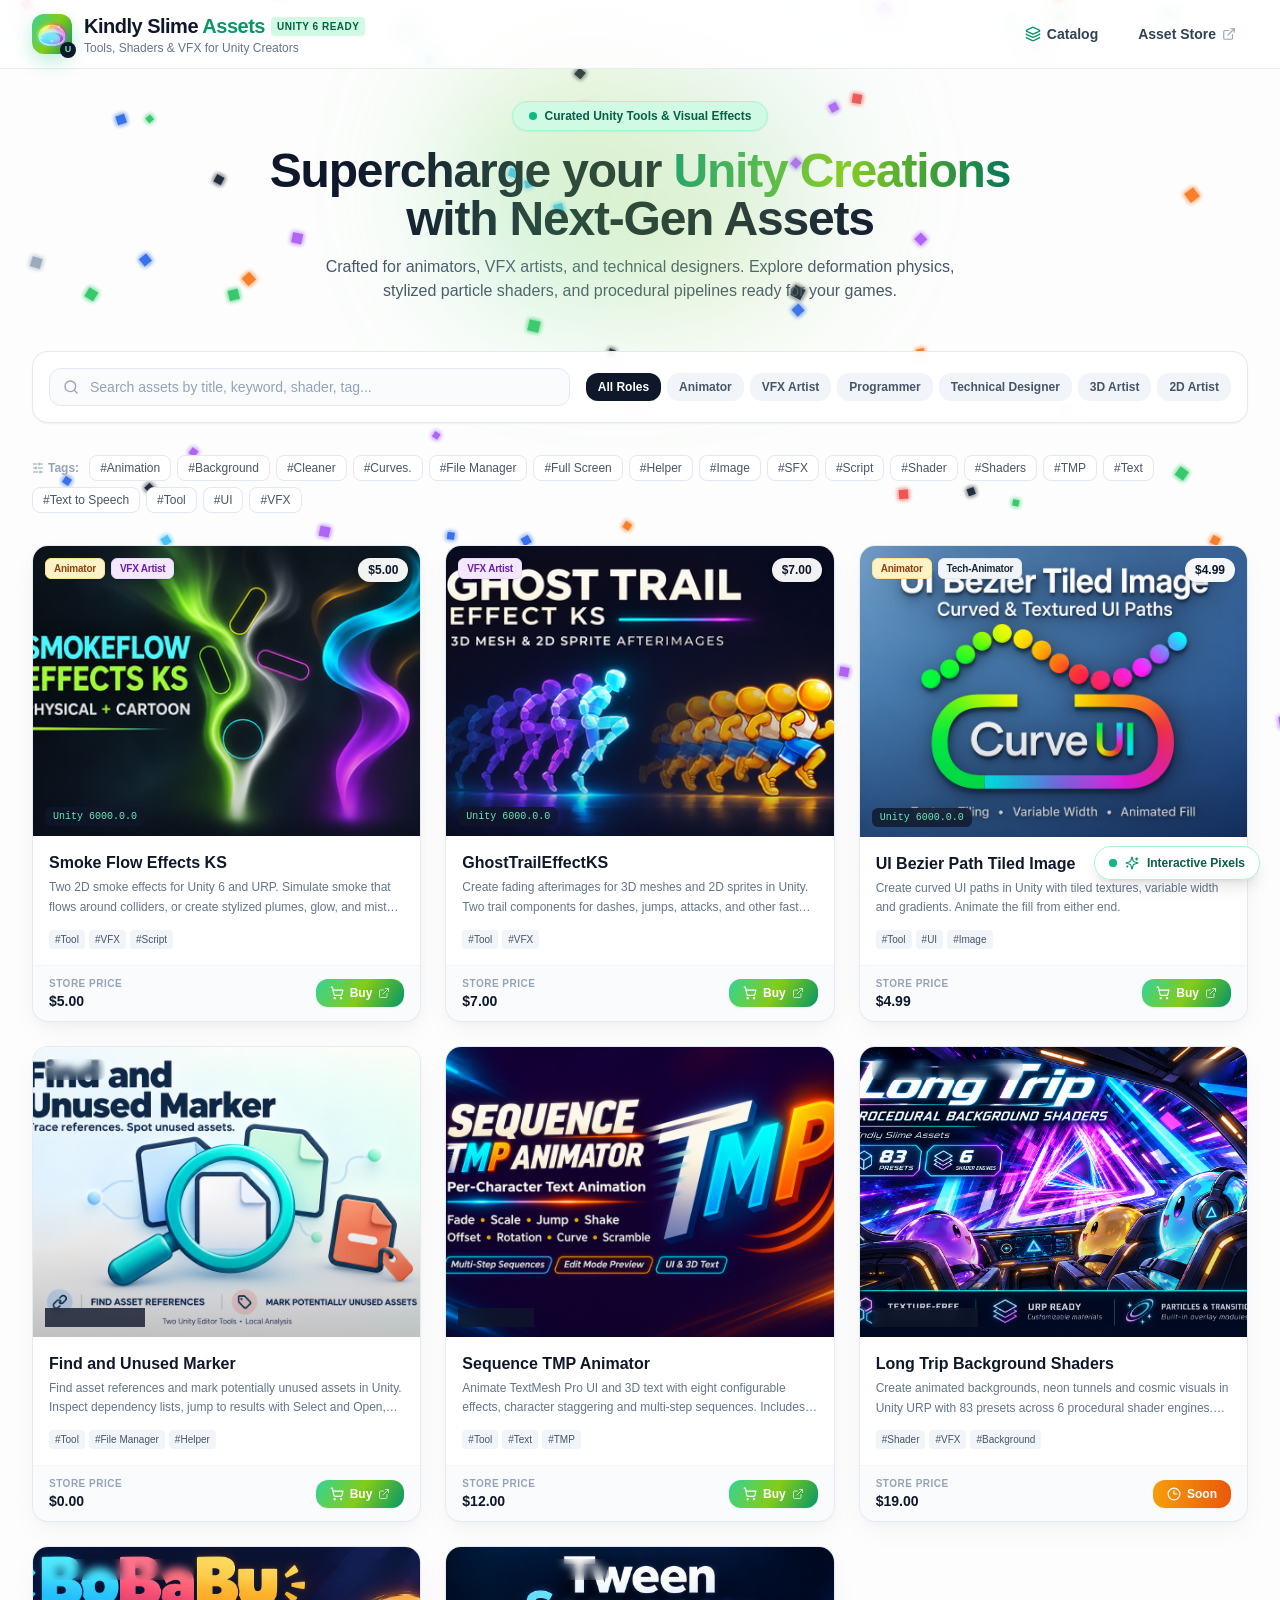
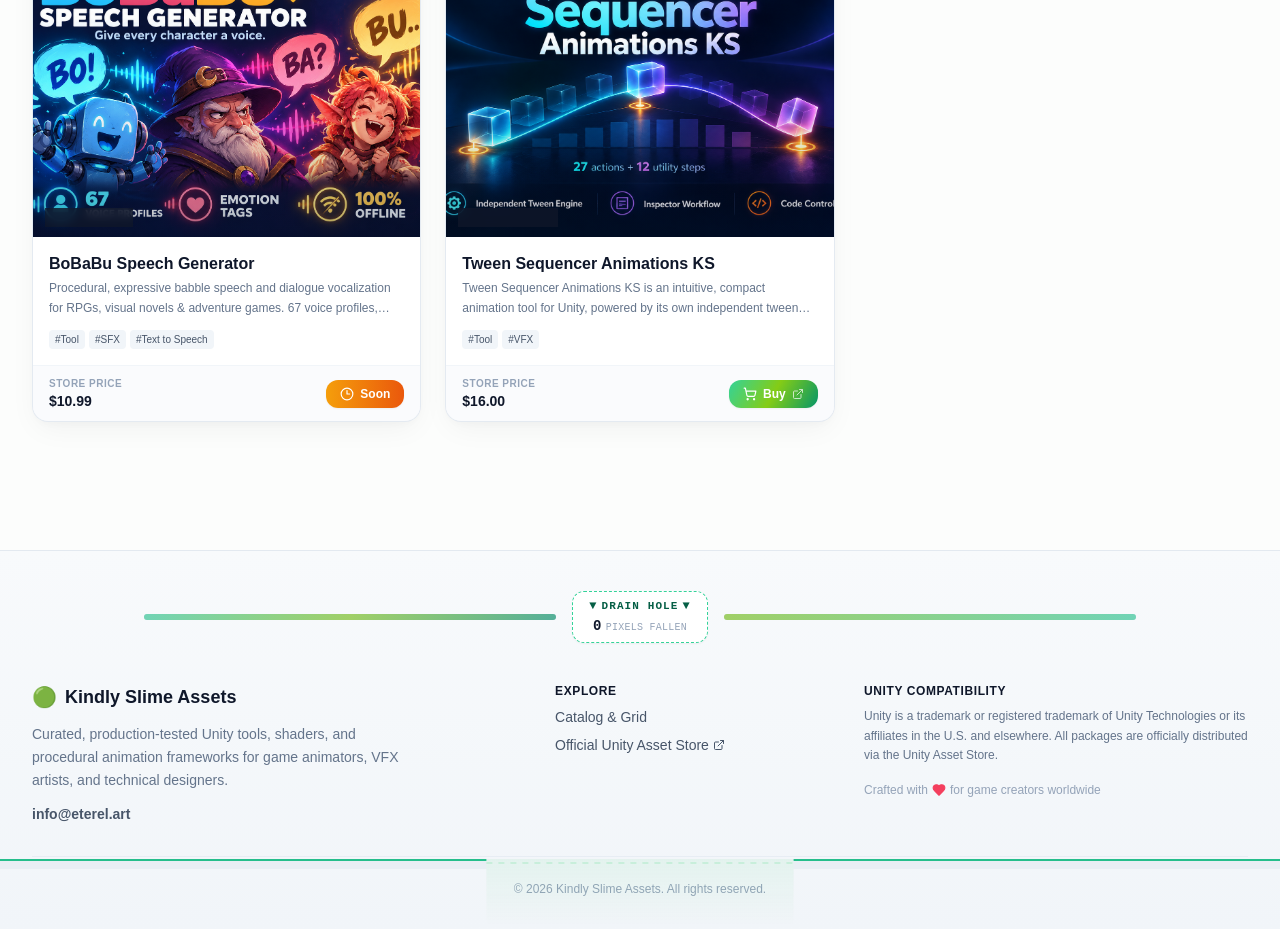
<file: index.html>
<!DOCTYPE html><!--NpCzEX8FB5GFNMufwJMj5--><html lang="en" data-theme="slime"><head><meta charSet="utf-8"/><meta name="viewport" content="width=device-width, initial-scale=1"/><link rel="preload" as="image" href="/uploads/favicon-1792960924806.png"/><link rel="stylesheet" href="/_next/static/css/ccb2f82086b17821.css" data-precedence="next"/><link rel="preload" as="script" fetchPriority="low" href="/_next/static/chunks/webpack-4772d34723bd25e0.js"/><script src="/_next/static/chunks/4bd1b696-c023c6e3521b1417.js" async=""></script><script src="/_next/static/chunks/255-a85cef9cc3a04b12.js" async=""></script><script src="/_next/static/chunks/main-app-7085bcf40c44cc89.js" async=""></script><script src="/_next/static/chunks/467-fa972514f9c76bc9.js" async=""></script><script src="/_next/static/chunks/app/layout-8eebef2918df554c.js" async=""></script><script src="/_next/static/chunks/app/page-dffa62f976667af5.js" async=""></script><title>Kindly Slime Assets - Unity Asset Store Catalog &amp; VFX Tools</title><meta name="description" content="Curated collection of game development tools, procedural animation systems, elemental VFX shaders, and retro screen filters for Unity creators."/><link rel="canonical" href="https://ks-assets.eterel.art/"/><meta property="og:title" content="Kindly Slime Assets - Unity Asset Store Catalog &amp; VFX Tools"/><meta property="og:description" content="Curated collection of game development tools, procedural animation systems, elemental VFX shaders, and retro screen filters for Unity creators."/><meta property="og:url" content="https://ks-assets.eterel.art/"/><meta property="og:site_name" content="Kindly Slime Assets"/><meta property="og:type" content="website"/><meta name="twitter:card" content="summary"/><meta name="twitter:title" content="Kindly Slime Assets - Unity Asset Store Catalog &amp; VFX Tools"/><meta name="twitter:description" content="Curated collection of game development tools, procedural animation systems, elemental VFX shaders, and retro screen filters for Unity creators."/><link rel="shortcut icon" href="/favicon.ico"/><link rel="icon" href="/uploads/favicon-1792960924806.png"/><link rel="icon" href="/favicon.ico" type="image/x-icon" sizes="64x64"/><link rel="apple-touch-icon" href="/uploads/favicon-1792960924806.png"/><script src="/_next/static/chunks/polyfills-42372ed130431b0a.js" noModule=""></script></head><body class="relative min-h-screen text-slate-900 antialiased flex flex-col justify-between"><div hidden=""><!--$--><!--/$--></div><canvas class="pointer-events-none absolute left-0 top-0 z-10 block w-full opacity-90"></canvas><div class="fixed bottom-5 right-5 z-40"><button class="accent-border hover-accent-border hover-accent-bg-pale accent-text-strong group flex items-center gap-2 rounded-full border bg-white/95 px-3.5 py-2 text-xs font-semibold shadow-lg backdrop-blur-md hover:shadow-xl transition-all" title="Open Interactive Pixel Physics Settings"><span class="relative flex h-2 w-2"><span class="accent-bg absolute inline-flex h-full w-full animate-ping rounded-full opacity-75"></span><span class="accent-bg relative inline-flex h-2 w-2 rounded-full"></span></span><svg xmlns="http://www.w3.org/2000/svg" width="24" height="24" viewBox="0 0 24 24" fill="none" stroke="currentColor" stroke-width="2" stroke-linecap="round" stroke-linejoin="round" class="lucide lucide-sparkles accent-text h-3.5 w-3.5 transition-transform group-hover:rotate-12"><path d="M9.937 15.5A2 2 0 0 0 8.5 14.063l-6.135-1.582a.5.5 0 0 1 0-.962L8.5 9.936A2 2 0 0 0 9.937 8.5l1.582-6.135a.5.5 0 0 1 .963 0L14.063 8.5A2 2 0 0 0 15.5 9.937l6.135 1.581a.5.5 0 0 1 0 .964L15.5 14.063a2 2 0 0 0-1.437 1.437l-1.582 6.135a.5.5 0 0 1-.963 0z"></path><path d="M20 3v4"></path><path d="M22 5h-4"></path><path d="M4 17v2"></path><path d="M5 18H3"></path></svg><span>Interactive Pixels</span></button></div><header class="sticky top-0 z-30 w-full border-b border-slate-200/80 bg-white/85 backdrop-blur-md transition-all"><div class="mx-auto flex max-w-7xl items-center justify-between px-4 py-3 sm:px-6 lg:px-8"><a class="group flex items-center gap-3" href="/"><div class="accent-gradient-bg accent-shadow relative flex h-10 w-10 items-center justify-center rounded-xl shadow-md transition-transform duration-200 group-hover:scale-105"><img src="/uploads/favicon-1792960924806.png" alt="Kindly Slime Assets" class="h-8 w-8 select-none object-contain" width="32" height="32"/><div class="accent-text-soft absolute -bottom-1 -right-1 flex h-4 w-4 items-center justify-center rounded-full bg-slate-900 text-[9px] font-black">U</div></div><div class="flex flex-col"><div class="flex items-center gap-1.5"><span class="font-extrabold tracking-tight text-slate-900 text-lg sm:text-xl">Kindly Slime<!-- --> <span class="accent-text">Assets</span></span><span class="accent-surface accent-text-strong hidden rounded px-1.5 py-0.5 text-[10px] font-bold uppercase tracking-wider sm:inline-block">Unity 6 Ready</span></div><p class="text-xs text-slate-500 font-medium">Tools, Shaders &amp; VFX for Unity Creators</p></div></a><div class="flex items-center gap-2 sm:gap-4"><a class="flex items-center gap-1.5 rounded-lg px-3 py-1.5 text-sm font-semibold text-slate-700 hover:bg-slate-100 hover:text-slate-900 transition-colors" href="/"><svg xmlns="http://www.w3.org/2000/svg" width="24" height="24" viewBox="0 0 24 24" fill="none" stroke="currentColor" stroke-width="2" stroke-linecap="round" stroke-linejoin="round" class="lucide lucide-layers accent-text h-4 w-4"><path d="M12.83 2.18a2 2 0 0 0-1.66 0L2.6 6.08a1 1 0 0 0 0 1.83l8.58 3.91a2 2 0 0 0 1.66 0l8.58-3.9a1 1 0 0 0 0-1.83z"></path><path d="M2 12a1 1 0 0 0 .58.91l8.6 3.91a2 2 0 0 0 1.65 0l8.58-3.9A1 1 0 0 0 22 12"></path><path d="M2 17a1 1 0 0 0 .58.91l8.6 3.91a2 2 0 0 0 1.65 0l8.58-3.9A1 1 0 0 0 22 17"></path></svg><span class="hidden sm:inline">Catalog</span></a><a href="https://assetstore.unity.com" target="_blank" rel="noopener noreferrer" class="flex items-center gap-1.5 rounded-lg px-3 py-1.5 text-sm font-semibold text-slate-700 hover:bg-slate-100 hover:text-slate-900 transition-colors"><span class="hidden sm:inline">Asset Store</span><svg xmlns="http://www.w3.org/2000/svg" width="24" height="24" viewBox="0 0 24 24" fill="none" stroke="currentColor" stroke-width="2" stroke-linecap="round" stroke-linejoin="round" class="lucide lucide-external-link h-3.5 w-3.5 text-slate-400"><path d="M15 3h6v6"></path><path d="M10 14 21 3"></path><path d="M18 13v6a2 2 0 0 1-2 2H5a2 2 0 0 1-2-2V8a2 2 0 0 1 2-2h6"></path></svg></a></div></div></header><main class="relative z-20 flex-1"><div class="mx-auto max-w-7xl px-4 py-8 sm:px-6 lg:px-8"><section class="relative mb-12 flex flex-col items-center text-center"><div class="hero-theme-glow pointer-events-none absolute -top-12 h-64 w-96 rounded-full blur-3xl"></div><div class="accent-border accent-surface accent-text-strong inline-flex items-center gap-2 rounded-full border bg-white/90 px-4 py-1.5 text-xs font-bold shadow-sm backdrop-blur-sm"><span class="accent-bg flex h-2 w-2 rounded-full animate-ping"></span><span>Curated Unity Tools &amp; Visual Effects</span></div><h1 class="mt-4 max-w-3xl text-3xl font-black tracking-tight text-slate-900 sm:text-5xl">Supercharge your<!-- --> <span class="accent-gradient-text">Unity Creations</span> <!-- -->with Next-Gen Assets</h1><p class="mt-3 max-w-2xl text-sm sm:text-base text-slate-600 leading-relaxed">Crafted for animators, VFX artists, and technical designers. Explore deformation physics, stylized particle shaders, and procedural pipelines ready for your games.</p></section><div class="flex flex-col gap-8"><div class="flex flex-col gap-4 rounded-2xl border border-slate-200/90 bg-white/90 p-4 shadow-sm backdrop-blur-md md:flex-row md:items-center md:justify-between"><div class="relative flex-1"><svg xmlns="http://www.w3.org/2000/svg" width="24" height="24" viewBox="0 0 24 24" fill="none" stroke="currentColor" stroke-width="2" stroke-linecap="round" stroke-linejoin="round" class="lucide lucide-search absolute left-3.5 top-1/2 h-4 w-4 -translate-y-1/2 text-slate-400"><circle cx="11" cy="11" r="8"></circle><path d="m21 21-4.3-4.3"></path></svg><input type="text" placeholder="Search assets by title, keyword, shader, tag..." class="focus-accent w-full rounded-xl border border-slate-200 bg-slate-50/70 py-2 pl-10 pr-4 text-sm text-slate-800 placeholder-slate-400 transition-colors focus:bg-white focus:outline-none" value=""/></div><div class="flex items-center gap-1.5 overflow-x-auto pb-1 scrollbar-none md:pb-0"><button class="shrink-0 rounded-xl px-3 py-1.5 text-xs font-bold transition-all bg-slate-900 text-white shadow-sm">All Roles</button><button class="shrink-0 rounded-xl px-3 py-1.5 text-xs font-bold transition-all bg-slate-100 text-slate-600 hover:bg-slate-200 hover:text-slate-900">Animator</button><button class="shrink-0 rounded-xl px-3 py-1.5 text-xs font-bold transition-all bg-slate-100 text-slate-600 hover:bg-slate-200 hover:text-slate-900">VFX Artist</button><button class="shrink-0 rounded-xl px-3 py-1.5 text-xs font-bold transition-all bg-slate-100 text-slate-600 hover:bg-slate-200 hover:text-slate-900">Programmer</button><button class="shrink-0 rounded-xl px-3 py-1.5 text-xs font-bold transition-all bg-slate-100 text-slate-600 hover:bg-slate-200 hover:text-slate-900">Technical Designer</button><button class="shrink-0 rounded-xl px-3 py-1.5 text-xs font-bold transition-all bg-slate-100 text-slate-600 hover:bg-slate-200 hover:text-slate-900">3D Artist</button><button class="shrink-0 rounded-xl px-3 py-1.5 text-xs font-bold transition-all bg-slate-100 text-slate-600 hover:bg-slate-200 hover:text-slate-900">2D Artist</button></div></div><div class="flex flex-wrap items-center gap-1.5 text-xs"><span class="flex items-center gap-1 font-semibold text-slate-400 mr-1"><svg xmlns="http://www.w3.org/2000/svg" width="24" height="24" viewBox="0 0 24 24" fill="none" stroke="currentColor" stroke-width="2" stroke-linecap="round" stroke-linejoin="round" class="lucide lucide-sliders-horizontal h-3 w-3"><line x1="21" x2="14" y1="4" y2="4"></line><line x1="10" x2="3" y1="4" y2="4"></line><line x1="21" x2="12" y1="12" y2="12"></line><line x1="8" x2="3" y1="12" y2="12"></line><line x1="21" x2="16" y1="20" y2="20"></line><line x1="12" x2="3" y1="20" y2="20"></line><line x1="14" x2="14" y1="2" y2="6"></line><line x1="8" x2="8" y1="10" y2="14"></line><line x1="16" x2="16" y1="18" y2="22"></line></svg>Tags:</span><button class="rounded-lg px-2.5 py-1 text-xs font-medium transition-all hover-accent-border hover-accent-text bg-white border border-slate-200 text-slate-600">#<!-- -->Animation</button><button class="rounded-lg px-2.5 py-1 text-xs font-medium transition-all hover-accent-border hover-accent-text bg-white border border-slate-200 text-slate-600">#<!-- -->Background</button><button class="rounded-lg px-2.5 py-1 text-xs font-medium transition-all hover-accent-border hover-accent-text bg-white border border-slate-200 text-slate-600">#<!-- -->Cleaner</button><button class="rounded-lg px-2.5 py-1 text-xs font-medium transition-all hover-accent-border hover-accent-text bg-white border border-slate-200 text-slate-600">#<!-- -->Curves.</button><button class="rounded-lg px-2.5 py-1 text-xs font-medium transition-all hover-accent-border hover-accent-text bg-white border border-slate-200 text-slate-600">#<!-- -->File Manager</button><button class="rounded-lg px-2.5 py-1 text-xs font-medium transition-all hover-accent-border hover-accent-text bg-white border border-slate-200 text-slate-600">#<!-- -->Full Screen</button><button class="rounded-lg px-2.5 py-1 text-xs font-medium transition-all hover-accent-border hover-accent-text bg-white border border-slate-200 text-slate-600">#<!-- -->Helper</button><button class="rounded-lg px-2.5 py-1 text-xs font-medium transition-all hover-accent-border hover-accent-text bg-white border border-slate-200 text-slate-600">#<!-- -->Image</button><button class="rounded-lg px-2.5 py-1 text-xs font-medium transition-all hover-accent-border hover-accent-text bg-white border border-slate-200 text-slate-600">#<!-- -->SFX</button><button class="rounded-lg px-2.5 py-1 text-xs font-medium transition-all hover-accent-border hover-accent-text bg-white border border-slate-200 text-slate-600">#<!-- -->Script</button><button class="rounded-lg px-2.5 py-1 text-xs font-medium transition-all hover-accent-border hover-accent-text bg-white border border-slate-200 text-slate-600">#<!-- -->Shader</button><button class="rounded-lg px-2.5 py-1 text-xs font-medium transition-all hover-accent-border hover-accent-text bg-white border border-slate-200 text-slate-600">#<!-- -->Shaders</button><button class="rounded-lg px-2.5 py-1 text-xs font-medium transition-all hover-accent-border hover-accent-text bg-white border border-slate-200 text-slate-600">#<!-- -->TMP</button><button class="rounded-lg px-2.5 py-1 text-xs font-medium transition-all hover-accent-border hover-accent-text bg-white border border-slate-200 text-slate-600">#<!-- -->Text</button><button class="rounded-lg px-2.5 py-1 text-xs font-medium transition-all hover-accent-border hover-accent-text bg-white border border-slate-200 text-slate-600">#<!-- -->Text to Speech</button><button class="rounded-lg px-2.5 py-1 text-xs font-medium transition-all hover-accent-border hover-accent-text bg-white border border-slate-200 text-slate-600">#<!-- -->Tool</button><button class="rounded-lg px-2.5 py-1 text-xs font-medium transition-all hover-accent-border hover-accent-text bg-white border border-slate-200 text-slate-600">#<!-- -->UI</button><button class="rounded-lg px-2.5 py-1 text-xs font-medium transition-all hover-accent-border hover-accent-text bg-white border border-slate-200 text-slate-600">#<!-- -->VFX</button></div><div class="grid grid-cols-1 gap-6 sm:grid-cols-2 lg:grid-cols-3"><div data-asset-card="true" class="hover-accent-border group relative flex flex-col overflow-hidden rounded-2xl border border-slate-200/90 bg-white shadow-soft-card transition-all duration-300 hover:-translate-y-1 hover:shadow-hover-card"><a class="flex flex-col flex-1" href="/asset/smoke-flow-effects-ks/"><div class="relative aspect-[4/3] w-full overflow-hidden bg-slate-100"><img src="/uploads/product-card-420x280-1794437646069.png" alt="Smoke Flow Effects KS" class="h-full w-full object-cover transition-transform duration-500 group-hover:scale-105" loading="lazy"/><div class="absolute inset-0 bg-gradient-to-t from-slate-950/40 via-transparent to-transparent opacity-60 transition-opacity group-hover:opacity-40"></div><div class="absolute top-3 left-3 flex flex-wrap gap-1.5 max-w-[80%]"><span class="rounded-md border px-2 py-0.5 text-[10px] font-bold tracking-tight shadow-sm backdrop-blur-sm bg-amber-100 text-amber-800 border-amber-200">Animator</span><span class="rounded-md border px-2 py-0.5 text-[10px] font-bold tracking-tight shadow-sm backdrop-blur-sm bg-purple-100 text-purple-800 border-purple-200">VFX Artist</span></div><div class="absolute top-3 right-3 rounded-xl bg-white/95 px-2.5 py-1 text-xs font-black text-slate-900 shadow-md backdrop-blur-sm">$5.00</div><div class="accent-text-soft absolute bottom-2.5 left-3 rounded-md bg-slate-900/80 px-2 py-0.5 text-[10px] font-mono backdrop-blur-sm">Unity <!-- -->6000.0.0</div></div><div class="flex flex-col flex-1 p-4 justify-between"><div><h3 class="group-hover-accent-text text-base font-bold text-slate-900 leading-snug line-clamp-1 transition-colors">Smoke Flow Effects KS</h3><p class="mt-1 text-xs text-slate-500 leading-relaxed line-clamp-2">Two 2D smoke effects for Unity 6 and URP. Simulate smoke that flows around colliders, or create stylized plumes, glow, and mist with procedural materials.</p></div><div class="mt-3 flex flex-wrap gap-1"><span class="rounded bg-slate-100 px-1.5 py-0.5 text-[10px] font-medium text-slate-600">#<!-- -->Tool</span><span class="rounded bg-slate-100 px-1.5 py-0.5 text-[10px] font-medium text-slate-600">#<!-- -->VFX</span><span class="rounded bg-slate-100 px-1.5 py-0.5 text-[10px] font-medium text-slate-600">#<!-- -->Script</span></div></div></a><div class="flex items-center justify-between border-t border-slate-100 bg-slate-50/70 px-4 py-2.5"><div class="flex flex-col"><span class="text-[10px] uppercase font-bold text-slate-400 tracking-wider">Store Price</span><span class="text-sm font-extrabold text-slate-900">$5.00</span></div><a href="https://assetstore.unity.com/packages/slug/428528" target="_blank" rel="noopener noreferrer" class="accent-gradient-bg group/btn flex items-center gap-1.5 rounded-xl px-3.5 py-1.5 text-xs font-bold text-white shadow-sm hover:shadow-md transition-all duration-200" title="Open in Unity Asset Store"><svg xmlns="http://www.w3.org/2000/svg" width="24" height="24" viewBox="0 0 24 24" fill="none" stroke="currentColor" stroke-width="2" stroke-linecap="round" stroke-linejoin="round" class="lucide lucide-shopping-cart h-3.5 w-3.5 transition-transform group-hover/btn:scale-110"><circle cx="8" cy="21" r="1"></circle><circle cx="19" cy="21" r="1"></circle><path d="M2.05 2.05h2l2.66 12.42a2 2 0 0 0 2 1.58h9.78a2 2 0 0 0 1.95-1.57l1.65-7.43H5.12"></path></svg><span>Buy</span><svg xmlns="http://www.w3.org/2000/svg" width="24" height="24" viewBox="0 0 24 24" fill="none" stroke="currentColor" stroke-width="2" stroke-linecap="round" stroke-linejoin="round" class="lucide lucide-external-link h-3 w-3 opacity-70"><path d="M15 3h6v6"></path><path d="M10 14 21 3"></path><path d="M18 13v6a2 2 0 0 1-2 2H5a2 2 0 0 1-2-2V8a2 2 0 0 1 2-2h6"></path></svg></a></div></div><div data-asset-card="true" class="hover-accent-border group relative flex flex-col overflow-hidden rounded-2xl border border-slate-200/90 bg-white shadow-soft-card transition-all duration-300 hover:-translate-y-1 hover:shadow-hover-card"><a class="flex flex-col flex-1" href="/asset/ghosttraileffectks/"><div class="relative aspect-[4/3] w-full overflow-hidden bg-slate-100"><img src="/uploads/product-card-420x280-1794271589406.png" alt="GhostTrailEffectKS" class="h-full w-full object-cover transition-transform duration-500 group-hover:scale-105" loading="lazy"/><div class="absolute inset-0 bg-gradient-to-t from-slate-950/40 via-transparent to-transparent opacity-60 transition-opacity group-hover:opacity-40"></div><div class="absolute top-3 left-3 flex flex-wrap gap-1.5 max-w-[80%]"><span class="rounded-md border px-2 py-0.5 text-[10px] font-bold tracking-tight shadow-sm backdrop-blur-sm bg-purple-100 text-purple-800 border-purple-200">VFX Artist</span></div><div class="absolute top-3 right-3 rounded-xl bg-white/95 px-2.5 py-1 text-xs font-black text-slate-900 shadow-md backdrop-blur-sm">$7.00</div><div class="accent-text-soft absolute bottom-2.5 left-3 rounded-md bg-slate-900/80 px-2 py-0.5 text-[10px] font-mono backdrop-blur-sm">Unity <!-- -->6000.0.0</div></div><div class="flex flex-col flex-1 p-4 justify-between"><div><h3 class="group-hover-accent-text text-base font-bold text-slate-900 leading-snug line-clamp-1 transition-colors">GhostTrailEffectKS</h3><p class="mt-1 text-xs text-slate-500 leading-relaxed line-clamp-2">Create fading afterimages for 3D meshes and 2D sprites in Unity. Two trail components for dashes, jumps, attacks, and other fast moves.</p></div><div class="mt-3 flex flex-wrap gap-1"><span class="rounded bg-slate-100 px-1.5 py-0.5 text-[10px] font-medium text-slate-600">#<!-- -->Tool</span><span class="rounded bg-slate-100 px-1.5 py-0.5 text-[10px] font-medium text-slate-600">#<!-- -->VFX</span></div></div></a><div class="flex items-center justify-between border-t border-slate-100 bg-slate-50/70 px-4 py-2.5"><div class="flex flex-col"><span class="text-[10px] uppercase font-bold text-slate-400 tracking-wider">Store Price</span><span class="text-sm font-extrabold text-slate-900">$7.00</span></div><a href="https://assetstore.unity.com/packages/slug/427808" target="_blank" rel="noopener noreferrer" class="accent-gradient-bg group/btn flex items-center gap-1.5 rounded-xl px-3.5 py-1.5 text-xs font-bold text-white shadow-sm hover:shadow-md transition-all duration-200" title="Open in Unity Asset Store"><svg xmlns="http://www.w3.org/2000/svg" width="24" height="24" viewBox="0 0 24 24" fill="none" stroke="currentColor" stroke-width="2" stroke-linecap="round" stroke-linejoin="round" class="lucide lucide-shopping-cart h-3.5 w-3.5 transition-transform group-hover/btn:scale-110"><circle cx="8" cy="21" r="1"></circle><circle cx="19" cy="21" r="1"></circle><path d="M2.05 2.05h2l2.66 12.42a2 2 0 0 0 2 1.58h9.78a2 2 0 0 0 1.95-1.57l1.65-7.43H5.12"></path></svg><span>Buy</span><svg xmlns="http://www.w3.org/2000/svg" width="24" height="24" viewBox="0 0 24 24" fill="none" stroke="currentColor" stroke-width="2" stroke-linecap="round" stroke-linejoin="round" class="lucide lucide-external-link h-3 w-3 opacity-70"><path d="M15 3h6v6"></path><path d="M10 14 21 3"></path><path d="M18 13v6a2 2 0 0 1-2 2H5a2 2 0 0 1-2-2V8a2 2 0 0 1 2-2h6"></path></svg></a></div></div><div data-asset-card="true" class="hover-accent-border group relative flex flex-col overflow-hidden rounded-2xl border border-slate-200/90 bg-white shadow-soft-card transition-all duration-300 hover:-translate-y-1 hover:shadow-hover-card"><a class="flex flex-col flex-1" href="/asset/ui-bezier-path-tiled-image/"><div class="relative aspect-[4/3] w-full overflow-hidden bg-slate-100"><img src="/uploads/marketing-cover-1950x1300-1794076267006.png" alt="UI Bezier Path Tiled Image" class="h-full w-full object-cover transition-transform duration-500 group-hover:scale-105" loading="lazy"/><div class="absolute inset-0 bg-gradient-to-t from-slate-950/40 via-transparent to-transparent opacity-60 transition-opacity group-hover:opacity-40"></div><div class="absolute top-3 left-3 flex flex-wrap gap-1.5 max-w-[80%]"><span class="rounded-md border px-2 py-0.5 text-[10px] font-bold tracking-tight shadow-sm backdrop-blur-sm bg-amber-100 text-amber-800 border-amber-200">Animator</span><span class="rounded-md border px-2 py-0.5 text-[10px] font-bold tracking-tight shadow-sm backdrop-blur-sm bg-slate-100 text-slate-800 border-slate-200">Tech-Animator</span></div><div class="absolute top-3 right-3 rounded-xl bg-white/95 px-2.5 py-1 text-xs font-black text-slate-900 shadow-md backdrop-blur-sm">$4.99</div><div class="accent-text-soft absolute bottom-2.5 left-3 rounded-md bg-slate-900/80 px-2 py-0.5 text-[10px] font-mono backdrop-blur-sm">Unity <!-- -->6000.0.0</div></div><div class="flex flex-col flex-1 p-4 justify-between"><div><h3 class="group-hover-accent-text text-base font-bold text-slate-900 leading-snug line-clamp-1 transition-colors">UI Bezier Path Tiled Image</h3><p class="mt-1 text-xs text-slate-500 leading-relaxed line-clamp-2">Create curved UI paths in Unity with tiled textures, variable width and gradients. Animate the fill from either end.</p></div><div class="mt-3 flex flex-wrap gap-1"><span class="rounded bg-slate-100 px-1.5 py-0.5 text-[10px] font-medium text-slate-600">#<!-- -->Tool</span><span class="rounded bg-slate-100 px-1.5 py-0.5 text-[10px] font-medium text-slate-600">#<!-- -->UI</span><span class="rounded bg-slate-100 px-1.5 py-0.5 text-[10px] font-medium text-slate-600">#<!-- -->Image</span></div></div></a><div class="flex items-center justify-between border-t border-slate-100 bg-slate-50/70 px-4 py-2.5"><div class="flex flex-col"><span class="text-[10px] uppercase font-bold text-slate-400 tracking-wider">Store Price</span><span class="text-sm font-extrabold text-slate-900">$4.99</span></div><a href="https://assetstore.unity.com" target="_blank" rel="noopener noreferrer" class="accent-gradient-bg group/btn flex items-center gap-1.5 rounded-xl px-3.5 py-1.5 text-xs font-bold text-white shadow-sm hover:shadow-md transition-all duration-200" title="Open in Unity Asset Store"><svg xmlns="http://www.w3.org/2000/svg" width="24" height="24" viewBox="0 0 24 24" fill="none" stroke="currentColor" stroke-width="2" stroke-linecap="round" stroke-linejoin="round" class="lucide lucide-shopping-cart h-3.5 w-3.5 transition-transform group-hover/btn:scale-110"><circle cx="8" cy="21" r="1"></circle><circle cx="19" cy="21" r="1"></circle><path d="M2.05 2.05h2l2.66 12.42a2 2 0 0 0 2 1.58h9.78a2 2 0 0 0 1.95-1.57l1.65-7.43H5.12"></path></svg><span>Buy</span><svg xmlns="http://www.w3.org/2000/svg" width="24" height="24" viewBox="0 0 24 24" fill="none" stroke="currentColor" stroke-width="2" stroke-linecap="round" stroke-linejoin="round" class="lucide lucide-external-link h-3 w-3 opacity-70"><path d="M15 3h6v6"></path><path d="M10 14 21 3"></path><path d="M18 13v6a2 2 0 0 1-2 2H5a2 2 0 0 1-2-2V8a2 2 0 0 1 2-2h6"></path></svg></a></div></div><div data-asset-card="true" class="hover-accent-border group relative flex flex-col overflow-hidden rounded-2xl border border-slate-200/90 bg-white shadow-soft-card transition-all duration-300 hover:-translate-y-1 hover:shadow-hover-card"><a class="flex flex-col flex-1" href="/asset/find-and-unused-marker/"><div class="relative aspect-[4/3] w-full overflow-hidden bg-slate-100"><img src="/uploads/marketing-cover-1950x1300-1793935248577.png" alt="Find and Unused Marker" class="h-full w-full object-cover transition-transform duration-500 group-hover:scale-105" loading="lazy"/><div class="absolute inset-0 bg-gradient-to-t from-slate-950/40 via-transparent to-transparent opacity-60 transition-opacity group-hover:opacity-40"></div><div class="absolute top-3 left-3 flex flex-wrap gap-1.5 max-w-[80%]"><span class="rounded-md border px-2 py-0.5 text-[10px] font-bold tracking-tight shadow-sm backdrop-blur-sm bg-slate-100 text-slate-800 border-slate-200">everyone</span></div><div class="absolute top-3 right-3 rounded-xl bg-white/95 px-2.5 py-1 text-xs font-black text-slate-900 shadow-md backdrop-blur-sm">$0.00</div><div class="accent-text-soft absolute bottom-2.5 left-3 rounded-md bg-slate-900/80 px-2 py-0.5 text-[10px] font-mono backdrop-blur-sm">Unity <!-- -->6000.0.0</div></div><div class="flex flex-col flex-1 p-4 justify-between"><div><h3 class="group-hover-accent-text text-base font-bold text-slate-900 leading-snug line-clamp-1 transition-colors">Find and Unused Marker</h3><p class="mt-1 text-xs text-slate-500 leading-relaxed line-clamp-2">Find asset references and mark potentially unused assets in Unity. Inspect dependency lists, jump to results with Select and Open, and view folder usage counts directly in the Project window.</p></div><div class="mt-3 flex flex-wrap gap-1"><span class="rounded bg-slate-100 px-1.5 py-0.5 text-[10px] font-medium text-slate-600">#<!-- -->Tool</span><span class="rounded bg-slate-100 px-1.5 py-0.5 text-[10px] font-medium text-slate-600">#<!-- -->File Manager</span><span class="rounded bg-slate-100 px-1.5 py-0.5 text-[10px] font-medium text-slate-600">#<!-- -->Helper</span></div></div></a><div class="flex items-center justify-between border-t border-slate-100 bg-slate-50/70 px-4 py-2.5"><div class="flex flex-col"><span class="text-[10px] uppercase font-bold text-slate-400 tracking-wider">Store Price</span><span class="text-sm font-extrabold text-slate-900">$0.00</span></div><a href="https://assetstore.unity.com/publishers/118131" target="_blank" rel="noopener noreferrer" class="accent-gradient-bg group/btn flex items-center gap-1.5 rounded-xl px-3.5 py-1.5 text-xs font-bold text-white shadow-sm hover:shadow-md transition-all duration-200" title="Open in Unity Asset Store"><svg xmlns="http://www.w3.org/2000/svg" width="24" height="24" viewBox="0 0 24 24" fill="none" stroke="currentColor" stroke-width="2" stroke-linecap="round" stroke-linejoin="round" class="lucide lucide-shopping-cart h-3.5 w-3.5 transition-transform group-hover/btn:scale-110"><circle cx="8" cy="21" r="1"></circle><circle cx="19" cy="21" r="1"></circle><path d="M2.05 2.05h2l2.66 12.42a2 2 0 0 0 2 1.58h9.78a2 2 0 0 0 1.95-1.57l1.65-7.43H5.12"></path></svg><span>Buy</span><svg xmlns="http://www.w3.org/2000/svg" width="24" height="24" viewBox="0 0 24 24" fill="none" stroke="currentColor" stroke-width="2" stroke-linecap="round" stroke-linejoin="round" class="lucide lucide-external-link h-3 w-3 opacity-70"><path d="M15 3h6v6"></path><path d="M10 14 21 3"></path><path d="M18 13v6a2 2 0 0 1-2 2H5a2 2 0 0 1-2-2V8a2 2 0 0 1 2-2h6"></path></svg></a></div></div><div data-asset-card="true" class="hover-accent-border group relative flex flex-col overflow-hidden rounded-2xl border border-slate-200/90 bg-white shadow-soft-card transition-all duration-300 hover:-translate-y-1 hover:shadow-hover-card"><a class="flex flex-col flex-1" href="/asset/sequence-tmp-animator/"><div class="relative aspect-[4/3] w-full overflow-hidden bg-slate-100"><img src="/uploads/marketing-cover-1950x1300-1793930018754.png" alt="Sequence TMP Animator" class="h-full w-full object-cover transition-transform duration-500 group-hover:scale-105" loading="lazy"/><div class="absolute inset-0 bg-gradient-to-t from-slate-950/40 via-transparent to-transparent opacity-60 transition-opacity group-hover:opacity-40"></div><div class="absolute top-3 left-3 flex flex-wrap gap-1.5 max-w-[80%]"><span class="rounded-md border px-2 py-0.5 text-[10px] font-bold tracking-tight shadow-sm backdrop-blur-sm bg-amber-100 text-amber-800 border-amber-200">Animator</span><span class="rounded-md border px-2 py-0.5 text-[10px] font-bold tracking-tight shadow-sm backdrop-blur-sm bg-slate-100 text-slate-800 border-slate-200">Tech-Animator</span></div><div class="absolute top-3 right-3 rounded-xl bg-white/95 px-2.5 py-1 text-xs font-black text-slate-900 shadow-md backdrop-blur-sm">$12.00</div><div class="accent-text-soft absolute bottom-2.5 left-3 rounded-md bg-slate-900/80 px-2 py-0.5 text-[10px] font-mono backdrop-blur-sm">Unity <!-- -->6000</div></div><div class="flex flex-col flex-1 p-4 justify-between"><div><h3 class="group-hover-accent-text text-base font-bold text-slate-900 leading-snug line-clamp-1 transition-colors">Sequence TMP Animator</h3><p class="mt-1 text-xs text-slate-500 leading-relaxed line-clamp-2">Animate TextMesh Pro UI and 3D text with eight configurable effects, character staggering and multi-step sequences. Includes looping, runtime controls and Edit Mode previews.</p></div><div class="mt-3 flex flex-wrap gap-1"><span class="rounded bg-slate-100 px-1.5 py-0.5 text-[10px] font-medium text-slate-600">#<!-- -->Tool</span><span class="rounded bg-slate-100 px-1.5 py-0.5 text-[10px] font-medium text-slate-600">#<!-- -->Text</span><span class="rounded bg-slate-100 px-1.5 py-0.5 text-[10px] font-medium text-slate-600">#<!-- -->TMP</span></div></div></a><div class="flex items-center justify-between border-t border-slate-100 bg-slate-50/70 px-4 py-2.5"><div class="flex flex-col"><span class="text-[10px] uppercase font-bold text-slate-400 tracking-wider">Store Price</span><span class="text-sm font-extrabold text-slate-900">$12.00</span></div><a href="https://assetstore.unity.com/publishers/118131" target="_blank" rel="noopener noreferrer" class="accent-gradient-bg group/btn flex items-center gap-1.5 rounded-xl px-3.5 py-1.5 text-xs font-bold text-white shadow-sm hover:shadow-md transition-all duration-200" title="Open in Unity Asset Store"><svg xmlns="http://www.w3.org/2000/svg" width="24" height="24" viewBox="0 0 24 24" fill="none" stroke="currentColor" stroke-width="2" stroke-linecap="round" stroke-linejoin="round" class="lucide lucide-shopping-cart h-3.5 w-3.5 transition-transform group-hover/btn:scale-110"><circle cx="8" cy="21" r="1"></circle><circle cx="19" cy="21" r="1"></circle><path d="M2.05 2.05h2l2.66 12.42a2 2 0 0 0 2 1.58h9.78a2 2 0 0 0 1.95-1.57l1.65-7.43H5.12"></path></svg><span>Buy</span><svg xmlns="http://www.w3.org/2000/svg" width="24" height="24" viewBox="0 0 24 24" fill="none" stroke="currentColor" stroke-width="2" stroke-linecap="round" stroke-linejoin="round" class="lucide lucide-external-link h-3 w-3 opacity-70"><path d="M15 3h6v6"></path><path d="M10 14 21 3"></path><path d="M18 13v6a2 2 0 0 1-2 2H5a2 2 0 0 1-2-2V8a2 2 0 0 1 2-2h6"></path></svg></a></div></div><div data-asset-card="true" class="hover-accent-border group relative flex flex-col overflow-hidden rounded-2xl border border-slate-200/90 bg-white shadow-soft-card transition-all duration-300 hover:-translate-y-1 hover:shadow-hover-card"><a class="flex flex-col flex-1" href="/asset/long-trip-background-shaders/"><div class="relative aspect-[4/3] w-full overflow-hidden bg-slate-100"><img src="/uploads/longtrip-1280-1793495463566.png" alt="Long Trip Background Shaders" class="h-full w-full object-cover transition-transform duration-500 group-hover:scale-105" loading="lazy"/><div class="absolute inset-0 bg-gradient-to-t from-slate-950/40 via-transparent to-transparent opacity-60 transition-opacity group-hover:opacity-40"></div><div class="absolute top-3 left-3 flex flex-wrap gap-1.5 max-w-[80%]"><span class="rounded-md border px-2 py-0.5 text-[10px] font-bold tracking-tight shadow-sm backdrop-blur-sm bg-amber-100 text-amber-800 border-amber-200">Animator</span><span class="rounded-md border px-2 py-0.5 text-[10px] font-bold tracking-tight shadow-sm backdrop-blur-sm bg-slate-100 text-slate-800 border-slate-200">Tech-Animator</span></div><div class="absolute top-3 right-3 rounded-xl bg-white/95 px-2.5 py-1 text-xs font-black text-slate-900 shadow-md backdrop-blur-sm">$19.00</div><div class="accent-text-soft absolute bottom-2.5 left-3 rounded-md bg-slate-900/80 px-2 py-0.5 text-[10px] font-mono backdrop-blur-sm">Unity <!-- -->6003.2.27</div></div><div class="flex flex-col flex-1 p-4 justify-between"><div><h3 class="group-hover-accent-text text-base font-bold text-slate-900 leading-snug line-clamp-1 transition-colors">Long Trip Background Shaders</h3><p class="mt-1 text-xs text-slate-500 leading-relaxed line-clamp-2">Create animated backgrounds, neon tunnels and cosmic visuals in Unity URP with 83 presets across 6 procedural shader engines. Customize colors, motion and geometry, then add particle overlays and transitions—all without texture assets.</p></div><div class="mt-3 flex flex-wrap gap-1"><span class="rounded bg-slate-100 px-1.5 py-0.5 text-[10px] font-medium text-slate-600">#<!-- -->Shader</span><span class="rounded bg-slate-100 px-1.5 py-0.5 text-[10px] font-medium text-slate-600">#<!-- -->VFX</span><span class="rounded bg-slate-100 px-1.5 py-0.5 text-[10px] font-medium text-slate-600">#<!-- -->Background</span></div></div></a><div class="flex items-center justify-between border-t border-slate-100 bg-slate-50/70 px-4 py-2.5"><div class="flex flex-col"><span class="text-[10px] uppercase font-bold text-slate-400 tracking-wider">Store Price</span><span class="text-sm font-extrabold text-slate-900">$19.00</span></div><span class="flex cursor-not-allowed items-center gap-1.5 rounded-xl bg-gradient-to-r from-amber-500 to-orange-600 px-3.5 py-1.5 text-xs font-bold text-white shadow-sm" title="This asset is awaiting approval in the Unity Asset Store" aria-disabled="true"><svg xmlns="http://www.w3.org/2000/svg" width="24" height="24" viewBox="0 0 24 24" fill="none" stroke="currentColor" stroke-width="2" stroke-linecap="round" stroke-linejoin="round" class="lucide lucide-clock3 h-3.5 w-3.5"><circle cx="12" cy="12" r="10"></circle><polyline points="12 6 12 12 16.5 12"></polyline></svg><span>Soon</span></span></div></div><div data-asset-card="true" class="hover-accent-border group relative flex flex-col overflow-hidden rounded-2xl border border-slate-200/90 bg-white shadow-soft-card transition-all duration-300 hover:-translate-y-1 hover:shadow-hover-card"><a class="flex flex-col flex-1" href="/asset/bobabu-speech-generator/"><div class="relative aspect-[4/3] w-full overflow-hidden bg-slate-100"><img src="/uploads/marketing-1280-1793495694447.png" alt="BoBaBu Speech Generator" class="h-full w-full object-cover transition-transform duration-500 group-hover:scale-105" loading="lazy"/><div class="absolute inset-0 bg-gradient-to-t from-slate-950/40 via-transparent to-transparent opacity-60 transition-opacity group-hover:opacity-40"></div><div class="absolute top-3 left-3 flex flex-wrap gap-1.5 max-w-[80%]"><span class="rounded-md border px-2 py-0.5 text-[10px] font-bold tracking-tight shadow-sm backdrop-blur-sm bg-slate-100 text-slate-800 border-slate-200">Tech Animator</span><span class="rounded-md border px-2 py-0.5 text-[10px] font-bold tracking-tight shadow-sm backdrop-blur-sm bg-slate-100 text-slate-800 border-slate-200">Designer</span></div><div class="absolute top-3 right-3 rounded-xl bg-white/95 px-2.5 py-1 text-xs font-black text-slate-900 shadow-md backdrop-blur-sm">$10.99</div><div class="accent-text-soft absolute bottom-2.5 left-3 rounded-md bg-slate-900/80 px-2 py-0.5 text-[10px] font-mono backdrop-blur-sm">Unity <!-- -->6003.2</div></div><div class="flex flex-col flex-1 p-4 justify-between"><div><h3 class="group-hover-accent-text text-base font-bold text-slate-900 leading-snug line-clamp-1 transition-colors">BoBaBu Speech Generator</h3><p class="mt-1 text-xs text-slate-500 leading-relaxed line-clamp-2">Procedural, expressive babble speech and dialogue vocalization for RPGs, visual novels &amp; adventure games. 67 voice profiles, emotion tags, syllable banks, and text animation sync.</p></div><div class="mt-3 flex flex-wrap gap-1"><span class="rounded bg-slate-100 px-1.5 py-0.5 text-[10px] font-medium text-slate-600">#<!-- -->Tool</span><span class="rounded bg-slate-100 px-1.5 py-0.5 text-[10px] font-medium text-slate-600">#<!-- -->SFX</span><span class="rounded bg-slate-100 px-1.5 py-0.5 text-[10px] font-medium text-slate-600">#<!-- -->Text to Speech</span></div></div></a><div class="flex items-center justify-between border-t border-slate-100 bg-slate-50/70 px-4 py-2.5"><div class="flex flex-col"><span class="text-[10px] uppercase font-bold text-slate-400 tracking-wider">Store Price</span><span class="text-sm font-extrabold text-slate-900">$10.99</span></div><span class="flex cursor-not-allowed items-center gap-1.5 rounded-xl bg-gradient-to-r from-amber-500 to-orange-600 px-3.5 py-1.5 text-xs font-bold text-white shadow-sm" title="This asset is awaiting approval in the Unity Asset Store" aria-disabled="true"><svg xmlns="http://www.w3.org/2000/svg" width="24" height="24" viewBox="0 0 24 24" fill="none" stroke="currentColor" stroke-width="2" stroke-linecap="round" stroke-linejoin="round" class="lucide lucide-clock3 h-3.5 w-3.5"><circle cx="12" cy="12" r="10"></circle><polyline points="12 6 12 12 16.5 12"></polyline></svg><span>Soon</span></span></div></div><div data-asset-card="true" class="hover-accent-border group relative flex flex-col overflow-hidden rounded-2xl border border-slate-200/90 bg-white shadow-soft-card transition-all duration-300 hover:-translate-y-1 hover:shadow-hover-card"><a class="flex flex-col flex-1" href="/asset/tween-sequencer-animations-ks/"><div class="relative aspect-[4/3] w-full overflow-hidden bg-slate-100"><img src="/uploads/marketing-1280-1793495843586.png" alt="Tween Sequencer Animations KS" class="h-full w-full object-cover transition-transform duration-500 group-hover:scale-105" loading="lazy"/><div class="absolute inset-0 bg-gradient-to-t from-slate-950/40 via-transparent to-transparent opacity-60 transition-opacity group-hover:opacity-40"></div><div class="absolute top-3 left-3 flex flex-wrap gap-1.5 max-w-[80%]"><span class="rounded-md border px-2 py-0.5 text-[10px] font-bold tracking-tight shadow-sm backdrop-blur-sm bg-amber-100 text-amber-800 border-amber-200">Animator</span><span class="rounded-md border px-2 py-0.5 text-[10px] font-bold tracking-tight shadow-sm backdrop-blur-sm bg-slate-100 text-slate-800 border-slate-200">Tech-Animator</span></div><div class="absolute top-3 right-3 rounded-xl bg-white/95 px-2.5 py-1 text-xs font-black text-slate-900 shadow-md backdrop-blur-sm">$16.00</div><div class="accent-text-soft absolute bottom-2.5 left-3 rounded-md bg-slate-900/80 px-2 py-0.5 text-[10px] font-mono backdrop-blur-sm">Unity <!-- -->6000.0.0</div></div><div class="flex flex-col flex-1 p-4 justify-between"><div><h3 class="group-hover-accent-text text-base font-bold text-slate-900 leading-snug line-clamp-1 transition-colors">Tween Sequencer Animations KS</h3><p class="mt-1 text-xs text-slate-500 leading-relaxed line-clamp-2">Tween Sequencer Animations KS is an intuitive, compact animation tool for Unity, powered by its own independent tween engine with no DOTween dependency. Build sequences in the Inspector using 27 actions and 12 utility and playback steps, with edit-mode preview, flexible easing and nested sequences. Control playback from code and replace targets at runtime—easy to get started, flexible for advanced workflows.</p></div><div class="mt-3 flex flex-wrap gap-1"><span class="rounded bg-slate-100 px-1.5 py-0.5 text-[10px] font-medium text-slate-600">#<!-- -->Tool</span><span class="rounded bg-slate-100 px-1.5 py-0.5 text-[10px] font-medium text-slate-600">#<!-- -->VFX</span></div></div></a><div class="flex items-center justify-between border-t border-slate-100 bg-slate-50/70 px-4 py-2.5"><div class="flex flex-col"><span class="text-[10px] uppercase font-bold text-slate-400 tracking-wider">Store Price</span><span class="text-sm font-extrabold text-slate-900">$16.00</span></div><a href="https://assetstore.unity.com/packages/package/8646931" target="_blank" rel="noopener noreferrer" class="accent-gradient-bg group/btn flex items-center gap-1.5 rounded-xl px-3.5 py-1.5 text-xs font-bold text-white shadow-sm hover:shadow-md transition-all duration-200" title="Open in Unity Asset Store"><svg xmlns="http://www.w3.org/2000/svg" width="24" height="24" viewBox="0 0 24 24" fill="none" stroke="currentColor" stroke-width="2" stroke-linecap="round" stroke-linejoin="round" class="lucide lucide-shopping-cart h-3.5 w-3.5 transition-transform group-hover/btn:scale-110"><circle cx="8" cy="21" r="1"></circle><circle cx="19" cy="21" r="1"></circle><path d="M2.05 2.05h2l2.66 12.42a2 2 0 0 0 2 1.58h9.78a2 2 0 0 0 1.95-1.57l1.65-7.43H5.12"></path></svg><span>Buy</span><svg xmlns="http://www.w3.org/2000/svg" width="24" height="24" viewBox="0 0 24 24" fill="none" stroke="currentColor" stroke-width="2" stroke-linecap="round" stroke-linejoin="round" class="lucide lucide-external-link h-3 w-3 opacity-70"><path d="M15 3h6v6"></path><path d="M10 14 21 3"></path><path d="M18 13v6a2 2 0 0 1-2 2H5a2 2 0 0 1-2-2V8a2 2 0 0 1 2-2h6"></path></svg></a></div></div></div></div></div><!--$--><!--/$--></main><footer class="relative mt-24 w-full overflow-hidden border-t border-slate-200/90 bg-gradient-to-b from-slate-50 to-slate-100 pt-10 pb-8 text-slate-600"><div class="relative mx-auto mb-10 max-w-5xl px-4"><div class="flex items-center justify-between gap-4 text-xs font-mono text-slate-400"><div class="h-1.5 flex-1 rounded-full bg-slate-300 relative overflow-hidden"><div class="accent-gradient-bg absolute inset-0 opacity-60"></div></div><div class="accent-border-strong flex flex-col items-center px-4 py-1.5 rounded-xl border border-dashed bg-white shadow-sm text-center"><span class="accent-text-strong text-[11px] font-bold uppercase tracking-widest flex items-center gap-1"><span class="inline-block animate-bounce text-xs">▼</span>DRAIN HOLE<span class="inline-block animate-bounce text-xs">▼</span></span><span class="mt-0.5 flex items-baseline gap-1 text-[10px] uppercase tracking-wide text-slate-400"><strong class="text-sm font-black tabular-nums text-slate-900">0</strong>pixels fallen</span></div><div class="h-1.5 flex-1 rounded-full bg-slate-300 relative overflow-hidden"><div class="accent-gradient-bg-reverse absolute inset-0 opacity-60"></div></div></div></div><div class="mx-auto max-w-7xl px-4 sm:px-6 lg:px-8"><div class="grid grid-cols-1 gap-8 md:grid-cols-3"><div class="flex flex-col gap-3"><div class="flex items-center gap-2 font-extrabold text-slate-900 text-lg"><span class="text-xl">🟢</span><span>Kindly Slime Assets</span></div><p class="text-sm text-slate-500 leading-relaxed">Curated, production-tested Unity tools, shaders, and procedural animation frameworks for game animators, VFX artists, and technical designers.</p><a href="mailto:info@eterel.art" class="hover-accent-text w-fit text-sm font-semibold text-slate-600 transition-colors">info@eterel.art</a></div><div class="flex flex-col gap-2 md:items-center"><div class="flex flex-col gap-2"><h4 class="text-xs font-bold uppercase tracking-wider text-slate-900">Explore</h4><a class="hover-accent-text text-sm transition-colors" href="/">Catalog &amp; Grid</a><a href="https://assetstore.unity.com" target="_blank" rel="noopener noreferrer" class="hover-accent-text inline-flex items-center gap-1 text-sm transition-colors">Official Unity Asset Store <svg xmlns="http://www.w3.org/2000/svg" width="24" height="24" viewBox="0 0 24 24" fill="none" stroke="currentColor" stroke-width="2" stroke-linecap="round" stroke-linejoin="round" class="lucide lucide-external-link h-3 w-3"><path d="M15 3h6v6"></path><path d="M10 14 21 3"></path><path d="M18 13v6a2 2 0 0 1-2 2H5a2 2 0 0 1-2-2V8a2 2 0 0 1 2-2h6"></path></svg></a></div></div><div class="flex flex-col gap-2"><h4 class="text-xs font-bold uppercase tracking-wider text-slate-900">Unity Compatibility</h4><p class="text-xs text-slate-500 leading-relaxed">Unity is a trademark or registered trademark of Unity Technologies or its affiliates in the U.S. and elsewhere. All packages are officially distributed via the Unity Asset Store.</p><div class="mt-2 flex items-center gap-1 text-xs text-slate-400"><span>Crafted with</span><svg xmlns="http://www.w3.org/2000/svg" width="24" height="24" viewBox="0 0 24 24" fill="none" stroke="currentColor" stroke-width="2" stroke-linecap="round" stroke-linejoin="round" class="lucide lucide-heart h-3.5 w-3.5 text-rose-500 fill-rose-500"><path d="M19 14c1.49-1.46 3-3.21 3-5.5A5.5 5.5 0 0 0 16.5 3c-1.76 0-3 .5-4.5 2-1.5-1.5-2.74-2-4.5-2A5.5 5.5 0 0 0 2 8.5c0 2.3 1.5 4.05 3 5.5l7 7Z"></path></svg><span>for game creators worldwide</span></div></div></div><div class="mt-8 border-t border-slate-200/60 pt-6 text-center text-xs text-slate-400">© <!-- -->2026<!-- --> <!-- -->Kindly Slime Assets. All rights reserved.</div></div></footer><script src="/_next/static/chunks/webpack-4772d34723bd25e0.js" id="_R_" async=""></script><script>(self.__next_f=self.__next_f||[]).push([0])</script><script>self.__next_f.push([1,"1:\"$Sreact.fragment\"\n2:I[3754,[\"467\",\"static/chunks/467-fa972514f9c76bc9.js\",\"177\",\"static/chunks/app/layout-8eebef2918df554c.js\"],\"default\"]\n3:I[63,[\"467\",\"static/chunks/467-fa972514f9c76bc9.js\",\"177\",\"static/chunks/app/layout-8eebef2918df554c.js\"],\"default\"]\n4:I[9766,[],\"\"]\n5:I[8924,[],\"\"]\n6:I[1544,[\"467\",\"static/chunks/467-fa972514f9c76bc9.js\",\"177\",\"static/chunks/app/layout-8eebef2918df554c.js\"],\"default\"]\n8:I[4431,[],\"OutletBoundary\"]\na:I[5278,[],\"AsyncMetadataOutlet\"]\nc:I[4431,[],\"ViewportBoundary\"]\ne:I[4431,[],\"MetadataBoundary\"]\nf:\"$Sreact.suspense\"\n11:I[7150,[],\"\"]\n:HL[\"/_next/static/css/ccb2f82086b17821.css\",\"style\"]\n"])</script><script>self.__next_f.push([1,"0:{\"P\":null,\"b\":\"NpCzEX8FB5GFNMufwJMj5\",\"p\":\"\",\"c\":[\"\",\"\"],\"i\":false,\"f\":[[[\"\",{\"children\":[\"__PAGE__\",{}]},\"$undefined\",\"$undefined\",true],[\"\",[\"$\",\"$1\",\"c\",{\"children\":[[[\"$\",\"link\",\"0\",{\"rel\":\"stylesheet\",\"href\":\"/_next/static/css/ccb2f82086b17821.css\",\"precedence\":\"next\",\"crossOrigin\":\"$undefined\",\"nonce\":\"$undefined\"}]],[\"$\",\"html\",null,{\"lang\":\"en\",\"data-theme\":\"slime\",\"children\":[\"$\",\"body\",null,{\"className\":\"relative min-h-screen text-slate-900 antialiased flex flex-col justify-between\",\"children\":[[\"$\",\"$L2\",null,{}],[\"$\",\"$L3\",null,{}],[\"$\",\"main\",null,{\"className\":\"relative z-20 flex-1\",\"children\":[\"$\",\"$L4\",null,{\"parallelRouterKey\":\"children\",\"error\":\"$undefined\",\"errorStyles\":\"$undefined\",\"errorScripts\":\"$undefined\",\"template\":[\"$\",\"$L5\",null,{}],\"templateStyles\":\"$undefined\",\"templateScripts\":\"$undefined\",\"notFound\":[[[\"$\",\"title\",null,{\"children\":\"404: This page could not be found.\"}],[\"$\",\"div\",null,{\"style\":{\"fontFamily\":\"system-ui,\\\"Segoe UI\\\",Roboto,Helvetica,Arial,sans-serif,\\\"Apple Color Emoji\\\",\\\"Segoe UI Emoji\\\"\",\"height\":\"100vh\",\"textAlign\":\"center\",\"display\":\"flex\",\"flexDirection\":\"column\",\"alignItems\":\"center\",\"justifyContent\":\"center\"},\"children\":[\"$\",\"div\",null,{\"children\":[[\"$\",\"style\",null,{\"dangerouslySetInnerHTML\":{\"__html\":\"body{color:#000;background:#fff;margin:0}.next-error-h1{border-right:1px solid rgba(0,0,0,.3)}@media (prefers-color-scheme:dark){body{color:#fff;background:#000}.next-error-h1{border-right:1px solid rgba(255,255,255,.3)}}\"}}],[\"$\",\"h1\",null,{\"className\":\"next-error-h1\",\"style\":{\"display\":\"inline-block\",\"margin\":\"0 20px 0 0\",\"padding\":\"0 23px 0 0\",\"fontSize\":24,\"fontWeight\":500,\"verticalAlign\":\"top\",\"lineHeight\":\"49px\"},\"children\":404}],[\"$\",\"div\",null,{\"style\":{\"display\":\"inline-block\"},\"children\":[\"$\",\"h2\",null,{\"style\":{\"fontSize\":14,\"fontWeight\":400,\"lineHeight\":\"49px\",\"margin\":0},\"children\":\"This page could not be found.\"}]}]]}]}]],[]],\"forbidden\":\"$undefined\",\"unauthorized\":\"$undefined\"}]}],[\"$\",\"$L6\",null,{}]]}]}]]}],{\"children\":[\"__PAGE__\",[\"$\",\"$1\",\"c\",{\"children\":[\"$L7\",null,[\"$\",\"$L8\",null,{\"children\":[\"$L9\",[\"$\",\"$La\",null,{\"promise\":\"$@b\"}]]}]]}],{},null,false]},null,false],[\"$\",\"$1\",\"h\",{\"children\":[null,[[\"$\",\"$Lc\",null,{\"children\":\"$Ld\"}],null],[\"$\",\"$Le\",null,{\"children\":[\"$\",\"div\",null,{\"hidden\":true,\"children\":[\"$\",\"$f\",null,{\"fallback\":null,\"children\":\"$L10\"}]}]}]]}],false]],\"m\":\"$undefined\",\"G\":[\"$11\",[]],\"s\":false,\"S\":true}\n"])</script><script>self.__next_f.push([1,"12:I[2080,[\"467\",\"static/chunks/467-fa972514f9c76bc9.js\",\"974\",\"static/chunks/app/page-dffa62f976667af5.js\"],\"default\"]\n13:T4fe,"])</script><script>self.__next_f.push([1,"Smoke Flow Effects KS gives you two ways to add 2D smoke to your Unity project. Use Physical FX when smoke needs to flow around level geometry or react to moving objects. Use 2D Cartoon for stylized plumes, glow, and soft mist driven by an animated material.\n\n**SmokeFlow Physical FX**\n\nSimulate density and velocity on a local CPU grid. Closed 2D colliders can block the flow, and moving influencers can push smoke, leave wakes, or emit density. Adjust wind, buoyancy, turbulence, and dissipation in the Inspector. Map density to a color gradient and switch between smooth and pixel-art filtering. Multiple nearby emitters can share the same domain, with Mobile, Balanced, and High presets to tune simulation cost.\n\n**SmokeFlow 2D Cartoon**\n\nStart with Alpha Blend, Additive Glow, Soft Mist, or Shaped Flow. Adjust tint, opacity, density, plume width, rise, drift, sway, and warp through the material. Use the included uGUI Image prefab or assign a material to a quad. Procedural animation runs in the shader without a CPU flow grid.\n\n**Two interactive Smoke Lab demos**\n\nDrag obstacles, adjust wind, and compare three independent Physical domains. In the Cartoon demo, tune and pause each preset independently and switch between dark and light backgrounds to compare blending."])</script><script>self.__next_f.push([1,"14:T740,"])</script><script>self.__next_f.push([1,"- **Unity version** — Unity 6 (6000.0+). The included scenes and Cartoon shaders use URP.\n- **Unity packages** — uGUI (`com.unity.ugui` 2.0.0) for UI prefabs and demo panels. The supplied demo EventSystems use the Input System (`com.unity.inputsystem`). Physical collider interactions use Unity Physics 2D.\n- **Physical simulation** — A bounded CPU density and velocity grid in local XY, displayed as one texture on a SpriteRenderer per domain. Grid dimensions are clamped to 16–128 cells per axis. Supports up to 16 emitter transforms and 16 overlapping influencers per domain. No Burst, Jobs, or compute shaders required.\n- **Physical collider shapes** — BoxCollider2D, CircleCollider2D, CapsuleCollider2D, PolygonCollider2D, and filled CompositeCollider2D. Includes Push, Obstacle, and Push And Obstacle modes.\n- **Physical quality controls** — Mobile, Balanced, and High presets, adjustable solver settings, per-frame step limits, optional pause when invisible, and Edit Mode preview.\n- **Physical rendering** — Density gradient with adjustable opacity, plus Bilinear or Point filtering. The included demo uses URP 2D Unlit. Custom materials must sample the sprite texture.\n- **Cartoon rendering** — Unlit procedural URP shaders with Alpha Blend, Additive, and Premultiplied variants. Four material presets for quads and uGUI Image. The Cartoon shaders do not support uGUI stencil masks or RectMask2D clipping.\n- **Included content** — Two interactive demo scenes, runtime scripts, shaders and materials, sample prefabs including a Cartoon particle example, and documentation.\nTested with Unity 6.3 (6000.3) and URP 17.3. Unity 2022.3 and 2023.x have not been validated and require compatibility adjustments. The included Cartoon shaders and demo scenes require URP. Built-in Render Pipeline and HDRP shader variants are not included."])</script><script>self.__next_f.push([1,"15:T50a,"])</script><script>self.__next_f.push([1,"Ghost Trail Effect KS gives fast movement a visible history. Leave a fading chain of poses behind a dashing 3D character, or echo the individual sprite frames of a 2D attack. The package includes two dedicated afterimage systems.\n\n**3D Mesh Trails**  \nCapture the current pose of an animated skinned mesh or leave snapshots of a regular mesh as it moves. Use continuous emission for sustained movement or trigger a finite burst for a dodge, jump, or attack. Shape each ghost with a lifetime color gradient, emission fade on compatible materials, independent scale curves for each axis, and optional world-space drift. Included URP presets cover additive echo and a procedural wireframe look.\n\n**2D Sprite Trails**  \nCapture the current frame of a single SpriteRenderer or an active child sprite hierarchy. Keep the source colors or give the trail its own tint or lifetime gradient. Control sorting, set a movement threshold to avoid leaving ghosts while idle, and preview the result in Edit Mode.\n\nBoth components let you choose world or local space and adjust the spawn interval, ghost lifetime, and maximum ghost count. Start with the self-contained 3D Quick Start or the looping 2D sprite demo. A bonus sprite sequence player plays frame animations on a SpriteRenderer or Unity UI Image."])</script><script>self.__next_f.push([1,"16:T588,"])</script><script>self.__next_f.push([1,"- **Package version and format** — 1.0.0, distributed as a `.unitypackage`.\n- **Verified setup** — Unity 6.3 LTS (6000.3.27f2), URP 17.3.0, Windows Editor.\n- **Render pipeline** — Supplied shaders and materials target URP. Built-in and HDRP require replacement materials and are outside the verified shader configuration.\n- **3D sources** — MeshFilter with MeshRenderer and SkinnedMeshRenderer. Animated poses are captured with `BakeMesh`. Shared materials and per-renderer MaterialPropertyBlocks control supported fade and emission properties.\n- **2D sources** — SpriteRenderer and active child sprite hierarchies. Snapshots preserve sprite frames and renderer state. SpriteSkin and custom shader deformation are outside capture support. Trail capture is SpriteRenderer-only.\n- **Runtime budgets** — Both components expose spawn interval, lifetime, and a per-emitter cap. Snapshots allocate and destroy runtime objects without pooling. Mesh count and sprite hierarchy size affect the cost of each snapshot.\n- **Bonus sequence player** — Supports SpriteRenderer and Unity UI Image playback. Requires the Unity UI package (`com.unity.ugui`).\n- **Included examples and documentation** — Self-contained 3D Quick Start, looping 2D sprite demo, sample prefabs and materials, and offline user manuals. The extended Motion Lab Runner workbench shown in reference screenshots is outside the portable package."])</script><script>self.__next_f.push([1,"17:T48b,"])</script><script>self.__next_f.push([1,"**UI Bezier Path Tiled Image** lets you draw curved, textured paths directly on a Unity Canvas. Use it for map routes, skill tree connections, progress indicators, timelines, and animated cables or energy lines.\n\n**Shape paths in the Scene view**\n\nMove Transform control points to define the route. Adjust corner roundness and width at individual points to create tight bends, smooth turns or tapered sections. The component generates the UI mesh automatically and creates three starter points when the point list is empty. Add and reorder points in the Inspector, or close the path into a loop.\n\n**Repeat textures along the path**\n\nAssign a texture and use Tile Length to control how often it repeats. The texture follows the path by distance, so you can change the shape while keeping the tiling consistent. Apply a color gradient along the path for additional control over color and opacity.\n\n**Animate the path from either end**\n\nUse Fill Right and Fill Left to reveal a route from its start, its end, or both ends. Move control points at runtime to update connections between moving UI elements. For fixed paths, enable Static Points to skip movement checks."])</script><script>self.__next_f.push([1,"18:T4fc,"])</script><script>self.__next_f.push([1,"- **Version** — 1.3.8.\n- **Requirements** — Unity UI (uGUI), a Canvas, and at least two valid Transform control points.\n- **Component** — `UIBezierTiledImage`, based on `MaskableGraphic`. Generates geometry with `VertexHelper`.\n- **Path controls** — Ordered Transform points, per-point Roundness and Width Multiplier, adjustable Roundness Segments, and optional closed loops.\n- **Texture mapping** — UVs advance by path distance. Tile Length controls repeat spacing. Use Repeat or Mirror wrap mode for tiling. With no texture assigned, the component uses Unity’s white UI texture.\n- **Color** — A gradient controls vertex color and alpha along the path.\n- **Fill animation** — Fill Right and Fill Left each range from 0 to 1. If their sum exceeds 1, the values are normalized to fit the full path.\n- **Runtime updates** — Moving control points rebuild the mesh when Static Points is disabled.\n- **Editor tools** — Scene view gizmos, a reorderable point list, and a texture wrap mode warning.\n- **Geometry note** — In 1.3.8, Width and the per-point Width Multiplier control strip thickness. The serialized Height field does not independently affect the geometry.\n- **Dependencies** — No third-party libraries, online services or custom shaders required."])</script><script>self.__next_f.push([1,"19:T8b6,"])</script><script>self.__next_f.push([1,"**Find and Unused Marker** combines two Unity Editor tools for understanding asset usage across your project. Locate references to a selected asset, inspect dependency chains, and highlight potentially unused content directly in the Project window.\n\n**See where an asset is used**\n\nSelect an asset and run **Find Selected Asset**. The Find This window displays detected direct references and indirect dependencies in a convenient list.\n\nClick **Select** to highlight the referring asset in the Project window. For direct references, **Open** can open the corresponding file at its serialized line when supported by the associated editor.\n\nSearch covers prefabs, scenes, ScriptableObjects, materials, Animator Controllers and animation clips in both Assets and installed packages.\n\n**Review potentially unused assets**\n\nRun **Research Unused Assets** to scan your project and display Unused labels and red overlays on supported assets. Folder rows in the Project window’s main list also show used and unused counts, helping you review content by folder.\n\nThe analysis considers enabled Build Settings scenes, preloaded assets, recognized Resources loading paths and Addressable entries when the Addressables Editor package is installed. It also traverses dependencies from saved prefabs and scenes outside Build Settings.\n\nUse **Hide Unused Markers** to clear the overlays, and rerun the scan after changing references.\n\n**Inspect references with greater context**\n\nDirect references can include serialized line numbers and context when assets use readable text serialization. The shared dependency analyzer filters references belonging to proven orphaned prefab overrides.\n\n**Understand the results**\n\nAn Unused marker means that the scan found no recognized use. Review marked assets before removing them, especially when your project uses dynamically generated paths, reflection, AssetBundles or custom loading systems.\n\nMarkers apply to supported assets under Assets. Scripts, assemblies, debugging symbols, assembly definitions and scenes are excluded from unused overlays. Markers are temporary and disappear on domain reload.\n\nBoth tools run locally in the Unity Editor. They do not delete, move or rewrite project assets."])</script><script>self.__next_f.push([1,"1a:T8e3,"])</script><script>self.__next_f.push([1,"- **Version** — 1.8.0.\n- **Minimum Unity version** — 2022.3.62f2.\n- **Render pipelines** — Built-in, URP and HDRP.\n- **Package type** — Unity Editor tools.\n- **Package ID** — art.eterel.find-and-unused-marker.\n- **Namespace** — art.eterel.\n- **Dependencies** — No third-party dependencies. Addressables integration is optional.\n\n**Reference search**\n\n- Lists direct serialized GUID references and indirect dependency chains.\n- Inspects prefabs, scenes, ScriptableObject assets, materials, Animator Controllers and animation clips.\n- Searches saved assets in Assets and installed packages.\n- Select highlights the referring asset.\n- Open supports navigation to direct serialized references when the associated editor supports it.\n- Line numbers and reference context require readable text serialization. Force Text is recommended.\n- Binary assets can appear as dependency results.\n- Filters references belonging to proven orphaned prefab overrides.\n\n**Unused asset analysis**\n\n- Starts from enabled Build Settings scenes, preloaded assets, recognized Resources loading paths and optional Addressable entries.\n- Traverses dependencies from every saved prefab and scene, including those outside Build Settings.\n- Recognizes literal Resources paths and simple string-variable assignments in C# files under Assets.\n- Displays temporary Unused labels, red overlays and folder used/unused counts.\n- Unused overlays apply to supported assets under Assets.\n- Scripts, assemblies, debugging symbols, assembly definitions and scenes are excluded from unused overlays.\n- Markers disappear on domain reload and are hidden during Play Mode.\n\n**Workflow and limitations**\n\n- Save scenes and prefabs before scanning. Rerun analysis after reference changes.\n- Runtime-generated paths, concatenated strings, reflection, custom loaders, AssetBundles, external content and package C# Resources calls have limited scan visibility.\n- Resources path detection is heuristic and may recognize commented-out code.\n- Dependencies of unused prefabs and scenes are retained, so usage results do not establish whether an asset is included in a build.\n- Large projects may keep the Editor busy while dependencies are resolved.\n- All analysis runs locally, with no network access or telemetry."])</script><script>self.__next_f.push([1,"1b:T87d,"])</script><script>self.__next_f.push([1,"**Sequence TMP Animator** brings expressive motion to TextMesh Pro UI and 3D text. Animate individual characters or entire strings, combine effects, and build multi-step sequences directly in the Unity Inspector.\n\nCreate animated titles, dialogue reveals, notifications, menu labels and world-space text with curve-controlled motion and adjustable character timing.\n\n**Eight configurable effects**\n\n- **Fade** — animate character transparency.\n- **Scale** — control horizontal and vertical scale around each glyph’s center.\n- **Jump** — add curve-controlled vertical movement.\n- **Shake** — apply animated displacement.\n- **Offset** — control horizontal and vertical movement independently.\n- **Rotation** — rotate characters around their centers.\n- **Text Curve** — bend text along a custom curve.\n- **Scramble** — cycle through replacement characters while preserving rich-text tags.\n\n**Compose multi-step animations**\n\nArrange and reorder steps, then play them sequentially or simultaneously. Configure delays, durations and animation curves, stagger characters from left to right or right to left, and loop individual animations or complete sequences.\n\n**Preview directly in the Editor**\n\nTest a single animation or a complete sequence in Edit Mode. Preview restores the original text geometry when the Inspector closes, helping you experiment safely while working on your scene.\n\n**Control playback from your game**\n\nUse Play On Awake for automatic playback or trigger animations through the runtime Play and Stop API. Configure finite or unlimited loops, hold the final pose during loop delays, and smoothly restore the original text after playback.\n\n**UI and 3D text support**\n\nUse the same animation system with TextMeshProUGUI and world-space TextMeshPro. Effects operate directly on TMP mesh data and work with Built-in, URP and HDRP projects.\n\n**Showcase and documentation included**\n\nExplore UI and 3D text examples covering staggered fades, scramble, waves, shake, rotation and curved text. A central four-step sequence demonstrates character entrance, wave motion, wobble and fly-away effects. Offline HTML and PDF documentation is included."])</script><script>self.__next_f.push([1,"1c:T7de,"])</script><script>self.__next_f.push([1,"- **Version** — 1.8.0.\n- **Minimum Unity version** — 2022.3.62f2.\n- **Verified Unity version** — Unity 6.3, 6000.3.27f1.\n- **Required packages** — Unity UI / TextMesh Pro. Import TMP Essential Resources in Unity 2022.3 before opening the showcase.\n- **Supported text components** — TextMeshProUGUI and 3D TextMeshPro.\n- **Render pipelines** — Built-in, URP and HDRP.\n- **Animation method** — Direct manipulation of generated TMP mesh data.\n- **Effects** — Fade, Scale, Jump, Shake, Offset, Rotation, Text Curve and Scramble.\n- **Playback modes** — Whole-text or staggered per-character animation, with left-to-right or right-to-left character order.\n- **Sequences** — Reorderable steps, sequential or simultaneous playback, and complete-sequence looping.\n- **Timing controls** — Duration, per-character duration, character delay, cycle delay, loop delay and loop count.\n- **Runtime controls** — Play, Stop, reset, playback state and duration queries.\n- **Editor tools** — Custom Inspectors and non-destructive previews for individual animations and sequences.\n- **Rich text** — TMP character-based timing. Scramble preserves rich-text tags and can preserve letter case.\n- **Scramble compatibility** — Scramble leaves emoji and other surrogate-pair characters unchanged. While Scramble is active, the Inspector disables Scale, Jump, Offset and Text Curve. Fade, Shake and Rotation remain available.\n- **Dynamic text** — Assign the final text before playback. Stop the animator before replacing text during an animation.\n- **Included sample** — An importable showcase scene with four UI examples, four world-space examples and a central four-step sequence.\n- **Documentation** — Offline HTML/PDF guide, changelog, licensing information and third-party notices.\n- **Dependencies** — No third-party tweening package required.\n- **Performance** — Processing cost depends on text length and active effects. The undeformed TMP mesh is rebuilt before effects are applied each frame."])</script><script>self.__next_f.push([1,"1d:Tabe,"])</script><script>self.__next_f.push([1,"**Long Trip — turn your background into a journey.**\n\nCreate flowing neon tunnels, cosmic landscapes, connected light networks and hypnotic geometric patterns with LongTrip Background Shaders for Unity URP.\n\nExplore 83 ready-to-use material presets across 6 specialized shader engines. Use them as a starting point, customize their appearance and motion, and build animated backgrounds for menus, sci-fi environments, portals, arcade games and stylized visual experiences.\n\n**Procedural visuals. No texture assets required.**\n\nLongTrip generates its patterns directly in shaders, from geometric frames and glowing grids to nebula clouds, crystal structures and retro pixel effects. Adjust the materials to create variations without preparing textures or video loops.\n\n**Six engines, a wide range of styles**\n\n• **Master:** geometric tunnels, perspective corridors, honeycomb patterns, hyperspace streaks and raymarched structures.\n• **Tunnels Plus:** cloud vortices, architectural passages, laser corridors, jewel portals and flowing ribbon tunnels.\n• **Plexus \u0026 Lines:** connected constellations, wireframe terrain, optical fibers, circuit trails and neon beams.\n• **Grid \u0026 Blocks:** animated tiles, building blocks, mazes, mosaics and kinetic geometric patterns.\n• **Cosmic \u0026 Organic:** nebulae, crystal shards, sphere swarms, neural networks and black-hole visuals.\n• **Pixel Art:** crisp retro tunnels, arcade corridors, pixel portals, kaleidoscopes and clocks.\n\n**Shape the look and motion**\n\nCustomize HDR colors, palette cycling, glow, geometry density, line thickness and depth layers. Control animation speed, rotation, scrolling, zoom and pattern position, with additional settings for individual effects.\n\nUse custom time input to synchronize materials or drive their animation from your own scripts.\n\n**Layer particles and transitions**\n\nAdd procedural starfields, radial sparks or particle waves through the optional overlay module. Create iris, spiral and hex-grid transitions with adjustable progress and glowing edges.\n\nOptional finishing effects include chromatic aberration, vignette and CRT scanlines.\n\n**Preview, explore and customize**\n\nBrowse presets using the included Remote Control Panel and demo showcase. Switch categories, adjust materials, save custom defaults and hide the showcase HUD for a clean view.\n\nApply materials to quads, planes or UV-mapped meshes to bring the effects into your scenes.\n\n**Built for Unity URP**\n\nIncludes 83 material presets, 6 shader engines, an editor control panel, a demo showcase and a user manual.\n\nEffect complexity varies: layered, volumetric and raymarched presets require more GPU work. Choose presets and settings to suit your target hardware and rendering resolution."])</script><script>self.__next_f.push([1,"1e:T700,"])</script><script>self.__next_f.push([1,"- **Render pipeline:** Universal Render Pipeline (URP). Built-in Render Pipeline and HDRP are not supported.\n- **Unity compatibility:** Unity 2022.3 LTS and Unity 6, with URP 14–17.\n- **Included content:** 6 procedural shaders and 83 material presets across geometric, tunnel, plexus, grid, cosmic and pixel-art categories.\n- **Texture requirements:** Visual patterns are generated procedurally; no texture assets are required.\n- **Rendering:** Single-pass shaders with SRP Batcher-compatible material constant buffers. GPU cost depends on the selected effect, settings and rendering resolution.\n- **Material controls:** Animation speed, custom time, zoom, aspect correction, position, rotation, scrolling, geometry density, depth layers and effect-specific parameters.\n- **Color controls:** HDR background, primary, secondary and accent colors; palette modes, color cycling, glow and contrast.\n- **Particle overlays:** Optional procedural wave particles, starfields and radial sparks.\n- **Transitions:** Iris portal, spiral vortex and hex-grid dissolve, with progress and edge controls.\n- **Optional post-effects:** Chromatic aberration, vignette and CRT scanlines.\n- **Pixel-art controls:** Virtual resolution, quantized line widths and Bayer dithering.\n- **Usage:** Materials can be applied to quads, planes and UV-mapped meshes.\n- **Scripting:** Standard Unity material properties can be controlled through C#. Custom time input supports externally driven animation.\n- **Editor tools:** Remote Control Panel, preset browser, custom material defaults and demo showcase with a toggleable HUD.\n- **Performance:** Volumetric, layered and raymarched effects are more demanding. Validate presets and quality settings on your target hardware.\n- **Documentation:** English user manual included."])</script><script>self.__next_f.push([1,"1f:T955,"])</script><script>self.__next_f.push([1,"Bring your game's characters to life with delightful, expressive babble speech! Inspired by beloved classics like **Animal Crossing**, **Undertale**, **Celeste**, and **Banjo-Kazooie**, **Bo-Ba-Bu Speech Generator** procedural dialogue vocalization system that gives every character a unique voice—without the cost of voice actors or cloud AI subscriptions.\n\nSynchronized in real-time with character dialogue text, Bo-Ba-Bu dynamically modulates pitch, tempo, and vocal timbre based on punctuation, questions, exclamations, ALL-CAPS shouting, and inline emotion tags (`[Joy]`, `[Angry]`, `[Whisper]`, `[Loving]`, `[Cunning]`, `[Confused]`, and more).\n\nWhether you are making an RPG, a cozy life simulator, a visual novel, or a story-driven adventure, Bo-Ba-Bu provides an instant, charming vocal presence for all your NPCs and protagonists.\n\n### ✨ Key Features\n\n* **67 Ready-to-Use Voice Profiles:** Includes 10 organic 3-letter natural voices (`Voice3_`), cute sprites, grumpy gnomes, robotic droids, wizards, warriors, and monsters.\n* **Inline Emotion Modulation:** Add tags like `[Joy]`, `[Fury]`, `[Whisper]`, `[Loving]`, `[Cunning]`, or `[EvilLaugh]` directly into your text to trigger emotional vocal shifts on the fly.\n* **Punctuation \u0026 Syntax Awareness:** Automatically handles question inflection (`?`), exclamation emphasis (`!`), comma pauses (`,`), sentence stops, ellipses (`...`), and volume/tempo boosts for ALL-CAPS text.\n* **Universal Text Component Support:** Works seamlessly with both **Legacy UI Text** and **TextMeshPro (`TMP_Text`)**.\n* **Bo-Ba-BU Studio Editor:** A dedicated editor window to audition single syllables, test sentences, customize pitch/tempo, and create your own custom emotion tags directly in Edit Mode without entering Play Mode.\n* **SpeechTranslatorBoBaBu:** Automatically cleans emotion tags from the displayed dialogue box while sending emotional cues to the speaker.\n* **Two Interactive Demo Scenes Included:**\n  1. *Classic Dialogue Stage:* 3-speaker turn-based conversation with random scenarios and syllable rate switcher.\n  2. *Two-Sided Persona Stage:* Visual novel two-sided stage featuring 4 illustrated characters dynamically swapping when speaking.\n* **100% Offline \u0026 Lightweight:** Pure algorithmic digital signal processing and pre-rendered WAV banks. Zero external cloud APIs, zero subscription fees, and minimal CPU overhead."])</script><script>self.__next_f.push([1,"20:T503,"])</script><script>self.__next_f.push([1,"Tween Sequencer Animations KS is an Inspector-based animation authoring tool for standard Unity components. An `AnimationSequencerController` stores a list of steps. Steps animate targets, wait, call events, set properties, or include another controller's sequence. Animations update component properties through Unity APIs. The package's C# code handles timing, interpolation, repeats and sequence playback during runtime and editor preview. This is not Unity's built-in Animator/Animation implementation or a native engine module; Animator and Animation can be started through dedicated playback steps.\n\n**The asset does not use DOTween, does not depend on DOTween or DOTween Pro, and is not based on the DOTween engine. It is a fully independent implementation with its own tween runtime, sequencing and preview system.** There is no external tween package to install.\n\nAll runtime types live in `TweenSequencerAnimationsKS` and `TweenSequencerAnimationsKS.Tweening`. The `DO...` shortcut names and legacy `MovedFrom` strings are local APIs and serialization compatibility metadata. They do not reference `DG.Tweening` or require a DOTween assembly. When another tween library is installed, import only the namespace needed by your code to avoid similarly named extension methods."])</script><script>self.__next_f.push([1,"21:T415,"])</script><script>self.__next_f.push([1,"Independent C# tween engine — no DOTween or external tween engine required.\n\n27 actions + 12 utility \u0026 playback steps for Transform, RectTransform, UI, TextMeshPro and Renderers.\n\nInspector-based authoring with step reordering, copy, paste and duplication.\n\nSequence composition with sequential and parallel steps, nested sequences, delays and callbacks.\n\nAnimation controls including built-in easing, custom AnimationCurves, To/From/Relative modes and axis constraints.\n\nPlayback options including Restart/Yoyo loops, loop delays, adjustable speed, reverse playback and seeking.\n\nEdit-mode preview with progress scrubbing and automatic restoration of captured values when preview stops.\n\nCode API for playback control, events, coroutines and runtime target replacement.\n\nUnity integration with Animator, legacy Animation and Particle System playback steps.\n\nRender pipeline independent runtime — materials and shaders must support your project's render pipeline.\n\nInstallation: Unity Package Manager. Example scene and user manual included."])</script><script>self.__next_f.push([1,"7:[\"$\",\"div\",null,{\"className\":\"mx-auto max-w-7xl px-4 py-8 sm:px-6 lg:px-8\",\"children\":[[\"$\",\"section\",null,{\"className\":\"relative mb-12 flex flex-col items-center text-center\",\"children\":[[\"$\",\"div\",null,{\"className\":\"hero-theme-glow pointer-events-none absolute -top-12 h-64 w-96 rounded-full blur-3xl\"}],[\"$\",\"div\",null,{\"className\":\"accent-border accent-surface accent-text-strong inline-flex items-center gap-2 rounded-full border bg-white/90 px-4 py-1.5 text-xs font-bold shadow-sm backdrop-blur-sm\",\"children\":[[\"$\",\"span\",null,{\"className\":\"accent-bg flex h-2 w-2 rounded-full animate-ping\"}],[\"$\",\"span\",null,{\"children\":\"Curated Unity Tools \u0026 Visual Effects\"}]]}],[\"$\",\"h1\",null,{\"className\":\"mt-4 max-w-3xl text-3xl font-black tracking-tight text-slate-900 sm:text-5xl\",\"children\":[\"Supercharge your\",\" \",[\"$\",\"span\",null,{\"className\":\"accent-gradient-text\",\"children\":\"Unity Creations\"}],\" \",\"with Next-Gen Assets\"]}],[\"$\",\"p\",null,{\"className\":\"mt-3 max-w-2xl text-sm sm:text-base text-slate-600 leading-relaxed\",\"children\":\"Crafted for animators, VFX artists, and technical designers. Explore deformation physics, stylized particle shaders, and procedural pipelines ready for your games.\"}]]}],[\"$\",\"$L12\",null,{\"initialAssets\":[{\"id\":\"smoke-flow-effects-ks\",\"slug\":\"smoke-flow-effects-ks\",\"title\":\"Smoke Flow Effects KS\",\"shortDescription\":\"Two 2D smoke effects for Unity 6 and URP. Simulate smoke that flows around colliders, or create stylized plumes, glow, and mist with procedural materials.\",\"price\":5,\"comingSoon\":false,\"unityStoreUrl\":\"https://assetstore.unity.com/packages/slug/428528\",\"primaryThumbnailUrl\":\"/uploads/product-card-420x280-1794437646069.png\",\"media\":[{\"id\":\"media-1794437656682\",\"type\":\"image\",\"url\":\"/uploads/demo-2d-cartoon-1920x1080-1794437656678.png\",\"title\":\"Demo_2D_Cartoon_1920x1080.png\"},{\"id\":\"media-1794437659822\",\"type\":\"image\",\"url\":\"/uploads/demo-physical-fx-1920x1080-1794437659818.png\",\"title\":\"Demo_Physical_FX_1920x1080.png\"},{\"id\":\"media-1794437722329\",\"type\":\"image\",\"url\":\"/uploads/marketing-cover-1950x1300-1794437722323.png\",\"title\":\"Marketing_Cover_1950x1300.png\"},{\"id\":\"media-1794439545546\",\"type\":\"youtube\",\"url\":\"https://youtu.be/sGozEe8IX3s\",\"title\":\"preview\"},{\"id\":\"media-1794439556314\",\"type\":\"youtube\",\"url\":\"https://youtu.be/0mC1elQ7d28\",\"title\":\"preview2\"}],\"specs\":{\"fileSize\":\"0.2 MB\",\"latestVersion\":\"1.0.0\",\"latestReleaseDate\":\"Nov 11, 2026\",\"originalUnityVersion\":\"6000.0.0\"},\"targetAudience\":[\"Animator\",\"VFX Artist\",\"Technical Designer\"],\"tags\":[\"Tool\",\"VFX\",\"Script\",\"Shaders\"],\"description\":\"$13\",\"technicalDetails\":\"$14\",\"createdAt\":\"2026-11-11T22:55:35.867Z\",\"updatedAt\":\"2026-11-13T14:59:11.981Z\"},{\"id\":\"ghosttraileffectks\",\"slug\":\"ghosttraileffectks\",\"title\":\"GhostTrailEffectKS\",\"shortDescription\":\"Create fading afterimages for 3D meshes and 2D sprites in Unity. Two trail components for dashes, jumps, attacks, and other fast moves.\",\"price\":7,\"comingSoon\":false,\"unityStoreUrl\":\"https://assetstore.unity.com/packages/slug/427808\",\"primaryThumbnailUrl\":\"/uploads/product-card-420x280-1794271589406.png\",\"media\":[{\"id\":\"media-1794271644130\",\"type\":\"image\",\"url\":\"/uploads/ghost-trail-effect-ks-demo-1920x1080-1794271644128.jpg\",\"title\":\"Ghost_Trail_Effect_KS_Demo_1920x1080.jpg\"},{\"id\":\"media-1794271656532\",\"type\":\"image\",\"url\":\"/uploads/media-16x9-1920x1080-1794271656529.png\",\"title\":\"Media_16x9_1920x1080.png\"},{\"id\":\"media-1794272492939\",\"type\":\"youtube\",\"url\":\"https://youtu.be/oEdJsMI5tFQ\",\"title\":\"2d ghost\"},{\"id\":\"media-1794272632260\",\"type\":\"youtube\",\"url\":\"https://youtu.be/Xc8ZSIiHTlk\",\"title\":\"3d demo runner\"},{\"id\":\"media-1794272736852\",\"type\":\"youtube\",\"url\":\"https://youtu.be/1EU-qUVbGi4\",\"title\":\"game runner\"}],\"specs\":{\"fileSize\":\"2,7 Mb\",\"latestVersion\":\"1.0.0\",\"latestReleaseDate\":\"Nov 10, 2026\",\"originalUnityVersion\":\"6000.0.0\"},\"targetAudience\":[\"VFX Artist\"],\"tags\":[\"Tool\",\"VFX\"],\"description\":\"$15\",\"technicalDetails\":\"$16\",\"createdAt\":\"2026-11-10T00:47:45.996Z\",\"updatedAt\":\"2026-11-13T14:59:44.480Z\"},{\"id\":\"ui-bezier-path-tiled-image\",\"slug\":\"ui-bezier-path-tiled-image\",\"title\":\"UI Bezier Path Tiled Image\",\"shortDescription\":\"Create curved UI paths in Unity with tiled textures, variable width and gradients. Animate the fill from either end.\",\"price\":4.99,\"comingSoon\":false,\"unityStoreUrl\":\"https://assetstore.unity.com\",\"primaryThumbnailUrl\":\"/uploads/marketing-cover-1950x1300-1794076267006.png\",\"media\":[{\"id\":\"media-1794076124132\",\"type\":\"youtube\",\"url\":\"https://youtu.be/Lyr_4Wt9mNk\",\"title\":\"demo ui\"},{\"id\":\"media-1794076140869\",\"type\":\"youtube\",\"url\":\"https://youtu.be/ZG1jWbjlOyA\",\"title\":\"preview\"},{\"id\":\"media-1794076255884\",\"type\":\"image\",\"url\":\"/uploads/media-16x9-1920x1080-1794076255881.png\",\"title\":\"Media_16x9_1920x1080.png\"}],\"specs\":{\"fileSize\":\"1.0 MB\",\"latestVersion\":\"1.3.8\",\"latestReleaseDate\":\"Nov 7, 2026\",\"originalUnityVersion\":\"6000.0.0\"},\"targetAudience\":[\"Animator\",\"Tech-Animator\",\"Developer\"],\"tags\":[\"Tool\",\"UI\",\"Image\",\"Curves.\"],\"description\":\"$17\",\"technicalDetails\":\"$18\",\"createdAt\":\"2026-11-07T18:31:09.452Z\",\"updatedAt\":\"2026-11-20T20:31:13.600Z\"},{\"id\":\"find-and-unused-marker\",\"slug\":\"find-and-unused-marker\",\"title\":\"Find and Unused Marker\",\"shortDescription\":\"Find asset references and mark potentially unused assets in Unity. Inspect dependency lists, jump to results with Select and Open, and view folder usage counts directly in the Project window.\",\"price\":0,\"comingSoon\":false,\"unityStoreUrl\":\"https://assetstore.unity.com/publishers/118131\",\"primaryThumbnailUrl\":\"/uploads/marketing-cover-1950x1300-1793935248577.png\",\"media\":[{\"id\":\"media-1793935579856\",\"type\":\"image\",\"url\":\"/uploads/find-and-unused-marker-quick-guide-1920x1080-1793935579853.png\",\"title\":\"Find_and_Unused_Marker_Quick_Guide_1920x1080.png\"}],\"specs\":{\"fileSize\":\"1\",\"latestVersion\":\"1.8.0\",\"latestReleaseDate\":\"Nov 6, 2026\",\"originalUnityVersion\":\"6000.0.0\"},\"targetAudience\":[\"everyone\"],\"tags\":[\"Tool\",\"File Manager\",\"Helper\",\"Cleaner\"],\"description\":\"$19\",\"technicalDetails\":\"$1a\",\"createdAt\":\"2026-11-06T03:24:22.060Z\",\"updatedAt\":\"2026-11-13T14:59:53.928Z\"},{\"id\":\"sequence-tmp-animator\",\"slug\":\"sequence-tmp-animator\",\"title\":\"Sequence TMP Animator\",\"shortDescription\":\"Animate TextMesh Pro UI and 3D text with eight configurable effects, character staggering and multi-step sequences. Includes looping, runtime controls and Edit Mode previews.\",\"price\":12,\"comingSoon\":false,\"unityStoreUrl\":\"https://assetstore.unity.com/publishers/118131\",\"primaryThumbnailUrl\":\"/uploads/marketing-cover-1950x1300-1793930018754.png\",\"media\":[{\"id\":\"media-1793930026417\",\"type\":\"youtube\",\"url\":\"https://youtu.be/QLxTOOHEZGs\",\"title\":\"preview video 1\"},{\"id\":\"media-1793930043801\",\"type\":\"image\",\"url\":\"/uploads/media-16x9-1920x1080-1793930043799.png\",\"title\":\"preview image\"},{\"id\":\"media-1793930068783\",\"type\":\"youtube\",\"url\":\"https://youtu.be/GoWaWJPds18\",\"title\":\"preview video 2\"}],\"specs\":{\"fileSize\":\"1.0 MB\",\"latestVersion\":\"1.8.0\",\"latestReleaseDate\":\"Nov 6, 2026\",\"originalUnityVersion\":\"6000\"},\"targetAudience\":[\"Animator\",\"Tech-Animator\",\"VFX Artist\",\"Programmer\"],\"tags\":[\"Tool\",\"Text\",\"TMP\",\"Animation\"],\"description\":\"$1b\",\"technicalDetails\":\"$1c\",\"createdAt\":\"2026-11-06T01:55:09.448Z\",\"updatedAt\":\"2026-11-20T20:30:47.911Z\"},{\"id\":\"art.eterel.long-trip-shaders\",\"slug\":\"long-trip-background-shaders\",\"title\":\"Long Trip Background Shaders\",\"shortDescription\":\"Create animated backgrounds, neon tunnels and cosmic visuals in Unity URP with 83 presets across 6 procedural shader engines. Customize colors, motion and geometry, then add particle overlays and transitions—all without texture assets.\",\"price\":19,\"comingSoon\":true,\"unityStoreUrl\":\"https://assetstore.unity.com/packages/slug/424436\",\"primaryThumbnailUrl\":\"/uploads/longtrip-1280-1793495463566.png\",\"media\":[{\"id\":\"media-1793495583219\",\"type\":\"image\",\"url\":\"/uploads/base-s1-1793495583216.png\",\"title\":\"base_s1.png\"},{\"id\":\"media-1793495589959\",\"type\":\"image\",\"url\":\"/uploads/blocks-1793495589955.png\",\"title\":\"Blocks.png\"},{\"id\":\"media-1793495597638\",\"type\":\"image\",\"url\":\"/uploads/tunnels-1793495597634.png\",\"title\":\"Tunnels.png\"},{\"id\":\"media-1793495602877\",\"type\":\"image\",\"url\":\"/uploads/lines-1793495602874.png\",\"title\":\"Lines.png\"},{\"id\":\"media-1793495607422\",\"type\":\"image\",\"url\":\"/uploads/cosmi3d-1793495607418.png\",\"title\":\"Cosmi3d.png\"},{\"id\":\"media-1793495611143\",\"type\":\"image\",\"url\":\"/uploads/pixelart-1793495611141.png\",\"title\":\"PixelArt.png\"}],\"specs\":{\"fileSize\":\"4.1 MB\",\"latestVersion\":\"1.0.0\",\"latestReleaseDate\":\"Nov 1, 2026\",\"originalUnityVersion\":\"6003.2.27\"},\"targetAudience\":[\"Animator\",\"Tech-Animator\",\"VFX Artist\"],\"tags\":[\"Shader\",\"VFX\",\"Background\",\"Full Screen\"],\"description\":\"$1d\",\"technicalDetails\":\"$1e\",\"createdAt\":\"2026-11-01T01:13:35.046Z\",\"updatedAt\":\"2026-11-01T02:12:21.461Z\"},{\"id\":\"art.eterel.bobabu-speech-generator\",\"slug\":\"bobabu-speech-generator\",\"title\":\"BoBaBu Speech Generator\",\"shortDescription\":\"Procedural, expressive babble speech and dialogue vocalization for RPGs, visual novels \u0026 adventure games. 67 voice profiles, emotion tags, syllable banks, and text animation sync.\",\"price\":10.99,\"comingSoon\":true,\"unityStoreUrl\":\"https://assetstore.unity.com/packages/slug/422388\",\"primaryThumbnailUrl\":\"/uploads/marketing-1280-1793495694447.png\",\"media\":[{\"id\":\"media-1792983474061\",\"type\":\"image\",\"url\":\"/uploads/editor1920-1792983474059.png\",\"title\":\"editor1920.png\"}],\"specs\":{\"fileSize\":\"22.0 MB\",\"latestVersion\":\"1.5.0\",\"latestReleaseDate\":\"Oct 26, 2026\",\"originalUnityVersion\":\"6003.2\"},\"targetAudience\":[\"Tech Animator\",\"Designer\",\"Programmer\"],\"tags\":[\"Tool\",\"SFX\",\"Text to Speech\"],\"description\":\"$1f\",\"technicalDetails\":\"Audio Specifications:\\n• Audio file types: WAV (Uncompressed PCM)\\n• Sample rate: 44,100 Hz (44.1 kHz)\\n• Bit depth: 16-bit\\n• Loopable: No (one-shot short syllable phonemes and vocal bursts)\\n• Additional: Mono (ideal for 3D spatial positioning and dialogue clarity)\\n\\nPackage Contents:\\n• Total Audio Files: 986 WAV files\\n• Voice Profiles: 67 ready ScriptableObject profiles\\n• Syllable Banks: 29 pre-baked banks (including 10 natural 3-letter organic banks)\\n• Supported Text Components: Unity UI (Text), TextMeshPro (TMP_Text / TextMeshProUGUI)\\n• Demo Scenes: 2 complete interactive demo scenes included\\n• Documentation: Comprehensive guide included (PDF / Markdown)\\n• Supported Platforms: Windows, macOS, Linux, iOS, Android, WebGL, Consoles\\n• Render Pipeline Compatibility: Built-in, URP, HDRP\",\"createdAt\":\"2026-10-26T02:58:04.299Z\",\"updatedAt\":\"2026-11-01T02:12:24.474Z\"},{\"id\":\"art.eterel.tween-sequencer-animations-ks\",\"slug\":\"tween-sequencer-animations-ks\",\"title\":\"Tween Sequencer Animations KS\",\"shortDescription\":\"Tween Sequencer Animations KS is an intuitive, compact animation tool for Unity, powered by its own independent tween engine with no DOTween dependency. Build sequences in the Inspector using 27 actions and 12 utility and playback steps, with edit-mode preview, flexible easing and nested sequences. Control playback from code and replace targets at runtime—easy to get started, flexible for advanced workflows.\",\"price\":16,\"comingSoon\":false,\"unityStoreUrl\":\"https://assetstore.unity.com/packages/package/8646931\",\"primaryThumbnailUrl\":\"/uploads/marketing-1280-1793495843586.png\",\"media\":[{\"id\":\"media-1792961425626\",\"type\":\"image\",\"url\":\"/uploads/tween-27-1792961425623.png\",\"title\":\"tween_27.png\"}],\"specs\":{\"fileSize\":\"22.0 MB\",\"latestVersion\":\"1.1.0\",\"latestReleaseDate\":\"Oct 25, 2026\",\"originalUnityVersion\":\"6000.0.0\"},\"targetAudience\":[\"Animator\",\"Tech-Animator\",\"VFX Artist\"],\"tags\":[\"Tool\",\"VFX\"],\"description\":\"$20\",\"technicalDetails\":\"$21\",\"createdAt\":\"2026-10-25T20:27:30.170Z\",\"updatedAt\":\"2026-11-05T14:59:54.380Z\"}]}]]}]\n"])</script><script>self.__next_f.push([1,"d:[[\"$\",\"meta\",\"0\",{\"charSet\":\"utf-8\"}],[\"$\",\"meta\",\"1\",{\"name\":\"viewport\",\"content\":\"width=device-width, initial-scale=1\"}]]\n9:null\n"])</script><script>self.__next_f.push([1,"22:I[622,[],\"IconMark\"]\n"])</script><script>self.__next_f.push([1,"b:{\"metadata\":[[\"$\",\"title\",\"0\",{\"children\":\"Kindly Slime Assets - Unity Asset Store Catalog \u0026 VFX Tools\"}],[\"$\",\"meta\",\"1\",{\"name\":\"description\",\"content\":\"Curated collection of game development tools, procedural animation systems, elemental VFX shaders, and retro screen filters for Unity creators.\"}],[\"$\",\"link\",\"2\",{\"rel\":\"canonical\",\"href\":\"https://ks-assets.eterel.art/\"}],[\"$\",\"meta\",\"3\",{\"property\":\"og:title\",\"content\":\"Kindly Slime Assets - Unity Asset Store Catalog \u0026 VFX Tools\"}],[\"$\",\"meta\",\"4\",{\"property\":\"og:description\",\"content\":\"Curated collection of game development tools, procedural animation systems, elemental VFX shaders, and retro screen filters for Unity creators.\"}],[\"$\",\"meta\",\"5\",{\"property\":\"og:url\",\"content\":\"https://ks-assets.eterel.art/\"}],[\"$\",\"meta\",\"6\",{\"property\":\"og:site_name\",\"content\":\"Kindly Slime Assets\"}],[\"$\",\"meta\",\"7\",{\"property\":\"og:type\",\"content\":\"website\"}],[\"$\",\"meta\",\"8\",{\"name\":\"twitter:card\",\"content\":\"summary\"}],[\"$\",\"meta\",\"9\",{\"name\":\"twitter:title\",\"content\":\"Kindly Slime Assets - Unity Asset Store Catalog \u0026 VFX Tools\"}],[\"$\",\"meta\",\"10\",{\"name\":\"twitter:description\",\"content\":\"Curated collection of game development tools, procedural animation systems, elemental VFX shaders, and retro screen filters for Unity creators.\"}],[\"$\",\"link\",\"11\",{\"rel\":\"shortcut icon\",\"href\":\"/favicon.ico\"}],[\"$\",\"link\",\"12\",{\"rel\":\"icon\",\"href\":\"/uploads/favicon-1792960924806.png\"}],[\"$\",\"link\",\"13\",{\"rel\":\"icon\",\"href\":\"/favicon.ico\",\"type\":\"image/x-icon\",\"sizes\":\"64x64\"}],[\"$\",\"link\",\"14\",{\"rel\":\"apple-touch-icon\",\"href\":\"/uploads/favicon-1792960924806.png\"}],[\"$\",\"$L22\",\"15\",{}]],\"error\":null,\"digest\":\"$undefined\"}\n"])</script><script>self.__next_f.push([1,"10:\"$b:metadata\"\n"])</script></body></html>
</file>
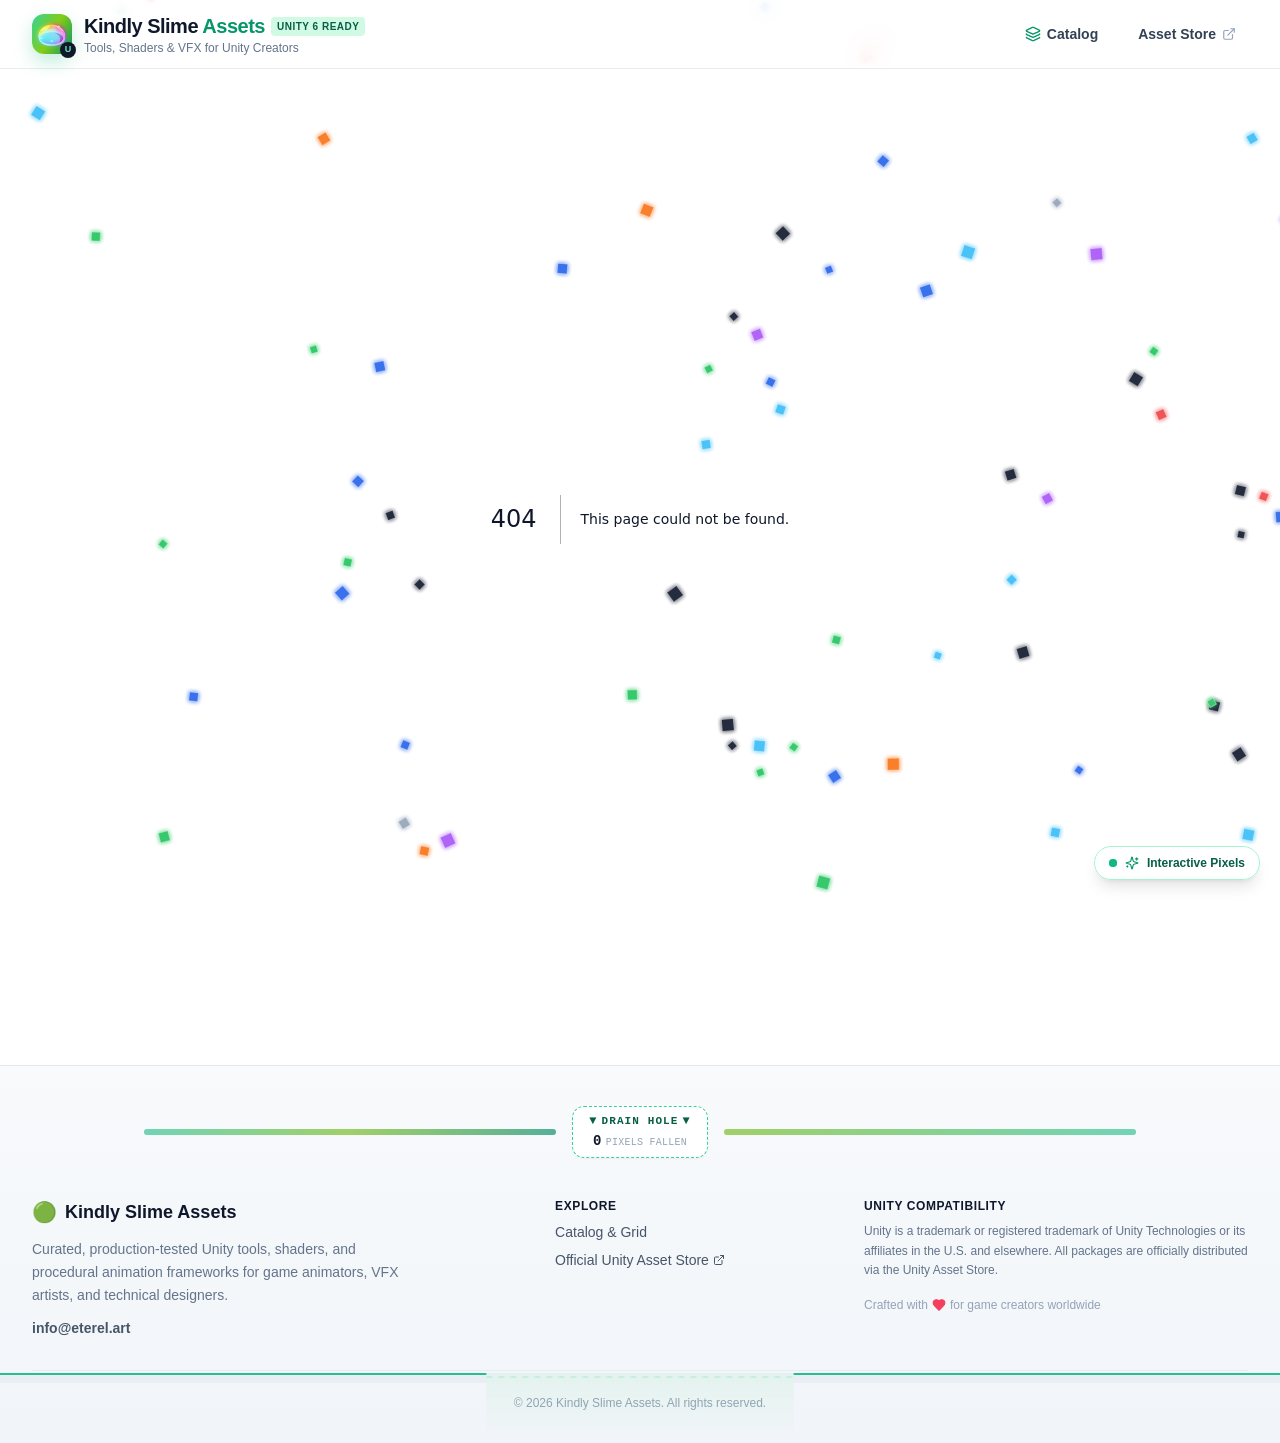
<file: 404/index.html>
<!DOCTYPE html><!--NpCzEX8FB5GFNMufwJMj5--><html lang="en" data-theme="slime"><head><meta charSet="utf-8"/><meta name="viewport" content="width=device-width, initial-scale=1"/><link rel="preload" as="image" href="/uploads/favicon-1792960924806.png"/><link rel="stylesheet" href="/_next/static/css/ccb2f82086b17821.css" data-precedence="next"/><link rel="preload" as="script" fetchPriority="low" href="/_next/static/chunks/webpack-4772d34723bd25e0.js"/><script src="/_next/static/chunks/4bd1b696-c023c6e3521b1417.js" async=""></script><script src="/_next/static/chunks/255-a85cef9cc3a04b12.js" async=""></script><script src="/_next/static/chunks/main-app-7085bcf40c44cc89.js" async=""></script><script src="/_next/static/chunks/467-fa972514f9c76bc9.js" async=""></script><script src="/_next/static/chunks/app/layout-8eebef2918df554c.js" async=""></script><meta name="robots" content="noindex"/><title>404: This page could not be found.</title><title>Kindly Slime Assets - Unity Asset Store Catalog &amp; VFX Tools</title><meta name="description" content="Curated collection of game development tools, procedural animation systems, elemental VFX shaders, and retro screen filters for Unity creators."/><link rel="canonical" href="https://ks-assets.eterel.art/"/><meta property="og:title" content="Kindly Slime Assets - Unity Asset Store Catalog &amp; VFX Tools"/><meta property="og:description" content="Curated collection of game development tools, procedural animation systems, elemental VFX shaders, and retro screen filters for Unity creators."/><meta property="og:url" content="https://ks-assets.eterel.art/"/><meta property="og:site_name" content="Kindly Slime Assets"/><meta property="og:type" content="website"/><meta name="twitter:card" content="summary"/><meta name="twitter:title" content="Kindly Slime Assets - Unity Asset Store Catalog &amp; VFX Tools"/><meta name="twitter:description" content="Curated collection of game development tools, procedural animation systems, elemental VFX shaders, and retro screen filters for Unity creators."/><link rel="shortcut icon" href="/favicon.ico"/><link rel="icon" href="/uploads/favicon-1792960924806.png"/><link rel="icon" href="/favicon.ico" type="image/x-icon" sizes="64x64"/><link rel="apple-touch-icon" href="/uploads/favicon-1792960924806.png"/><script src="/_next/static/chunks/polyfills-42372ed130431b0a.js" noModule=""></script></head><body class="relative min-h-screen text-slate-900 antialiased flex flex-col justify-between"><div hidden=""><!--$--><!--/$--></div><canvas class="pointer-events-none absolute left-0 top-0 z-10 block w-full opacity-90"></canvas><div class="fixed bottom-5 right-5 z-40"><button class="accent-border hover-accent-border hover-accent-bg-pale accent-text-strong group flex items-center gap-2 rounded-full border bg-white/95 px-3.5 py-2 text-xs font-semibold shadow-lg backdrop-blur-md hover:shadow-xl transition-all" title="Open Interactive Pixel Physics Settings"><span class="relative flex h-2 w-2"><span class="accent-bg absolute inline-flex h-full w-full animate-ping rounded-full opacity-75"></span><span class="accent-bg relative inline-flex h-2 w-2 rounded-full"></span></span><svg xmlns="http://www.w3.org/2000/svg" width="24" height="24" viewBox="0 0 24 24" fill="none" stroke="currentColor" stroke-width="2" stroke-linecap="round" stroke-linejoin="round" class="lucide lucide-sparkles accent-text h-3.5 w-3.5 transition-transform group-hover:rotate-12"><path d="M9.937 15.5A2 2 0 0 0 8.5 14.063l-6.135-1.582a.5.5 0 0 1 0-.962L8.5 9.936A2 2 0 0 0 9.937 8.5l1.582-6.135a.5.5 0 0 1 .963 0L14.063 8.5A2 2 0 0 0 15.5 9.937l6.135 1.581a.5.5 0 0 1 0 .964L15.5 14.063a2 2 0 0 0-1.437 1.437l-1.582 6.135a.5.5 0 0 1-.963 0z"></path><path d="M20 3v4"></path><path d="M22 5h-4"></path><path d="M4 17v2"></path><path d="M5 18H3"></path></svg><span>Interactive Pixels</span></button></div><header class="sticky top-0 z-30 w-full border-b border-slate-200/80 bg-white/85 backdrop-blur-md transition-all"><div class="mx-auto flex max-w-7xl items-center justify-between px-4 py-3 sm:px-6 lg:px-8"><a class="group flex items-center gap-3" href="/"><div class="accent-gradient-bg accent-shadow relative flex h-10 w-10 items-center justify-center rounded-xl shadow-md transition-transform duration-200 group-hover:scale-105"><img src="/uploads/favicon-1792960924806.png" alt="Kindly Slime Assets" class="h-8 w-8 select-none object-contain" width="32" height="32"/><div class="accent-text-soft absolute -bottom-1 -right-1 flex h-4 w-4 items-center justify-center rounded-full bg-slate-900 text-[9px] font-black">U</div></div><div class="flex flex-col"><div class="flex items-center gap-1.5"><span class="font-extrabold tracking-tight text-slate-900 text-lg sm:text-xl">Kindly Slime<!-- --> <span class="accent-text">Assets</span></span><span class="accent-surface accent-text-strong hidden rounded px-1.5 py-0.5 text-[10px] font-bold uppercase tracking-wider sm:inline-block">Unity 6 Ready</span></div><p class="text-xs text-slate-500 font-medium">Tools, Shaders &amp; VFX for Unity Creators</p></div></a><div class="flex items-center gap-2 sm:gap-4"><a class="flex items-center gap-1.5 rounded-lg px-3 py-1.5 text-sm font-semibold text-slate-700 hover:bg-slate-100 hover:text-slate-900 transition-colors" href="/"><svg xmlns="http://www.w3.org/2000/svg" width="24" height="24" viewBox="0 0 24 24" fill="none" stroke="currentColor" stroke-width="2" stroke-linecap="round" stroke-linejoin="round" class="lucide lucide-layers accent-text h-4 w-4"><path d="M12.83 2.18a2 2 0 0 0-1.66 0L2.6 6.08a1 1 0 0 0 0 1.83l8.58 3.91a2 2 0 0 0 1.66 0l8.58-3.9a1 1 0 0 0 0-1.83z"></path><path d="M2 12a1 1 0 0 0 .58.91l8.6 3.91a2 2 0 0 0 1.65 0l8.58-3.9A1 1 0 0 0 22 12"></path><path d="M2 17a1 1 0 0 0 .58.91l8.6 3.91a2 2 0 0 0 1.65 0l8.58-3.9A1 1 0 0 0 22 17"></path></svg><span class="hidden sm:inline">Catalog</span></a><a href="https://assetstore.unity.com" target="_blank" rel="noopener noreferrer" class="flex items-center gap-1.5 rounded-lg px-3 py-1.5 text-sm font-semibold text-slate-700 hover:bg-slate-100 hover:text-slate-900 transition-colors"><span class="hidden sm:inline">Asset Store</span><svg xmlns="http://www.w3.org/2000/svg" width="24" height="24" viewBox="0 0 24 24" fill="none" stroke="currentColor" stroke-width="2" stroke-linecap="round" stroke-linejoin="round" class="lucide lucide-external-link h-3.5 w-3.5 text-slate-400"><path d="M15 3h6v6"></path><path d="M10 14 21 3"></path><path d="M18 13v6a2 2 0 0 1-2 2H5a2 2 0 0 1-2-2V8a2 2 0 0 1 2-2h6"></path></svg></a></div></div></header><main class="relative z-20 flex-1"><div style="font-family:system-ui,&quot;Segoe UI&quot;,Roboto,Helvetica,Arial,sans-serif,&quot;Apple Color Emoji&quot;,&quot;Segoe UI Emoji&quot;;height:100vh;text-align:center;display:flex;flex-direction:column;align-items:center;justify-content:center"><div><style>body{color:#000;background:#fff;margin:0}.next-error-h1{border-right:1px solid rgba(0,0,0,.3)}@media (prefers-color-scheme:dark){body{color:#fff;background:#000}.next-error-h1{border-right:1px solid rgba(255,255,255,.3)}}</style><h1 class="next-error-h1" style="display:inline-block;margin:0 20px 0 0;padding:0 23px 0 0;font-size:24px;font-weight:500;vertical-align:top;line-height:49px">404</h1><div style="display:inline-block"><h2 style="font-size:14px;font-weight:400;line-height:49px;margin:0">This page could not be found.</h2></div></div></div><!--$--><!--/$--></main><footer class="relative mt-24 w-full overflow-hidden border-t border-slate-200/90 bg-gradient-to-b from-slate-50 to-slate-100 pt-10 pb-8 text-slate-600"><div class="relative mx-auto mb-10 max-w-5xl px-4"><div class="flex items-center justify-between gap-4 text-xs font-mono text-slate-400"><div class="h-1.5 flex-1 rounded-full bg-slate-300 relative overflow-hidden"><div class="accent-gradient-bg absolute inset-0 opacity-60"></div></div><div class="accent-border-strong flex flex-col items-center px-4 py-1.5 rounded-xl border border-dashed bg-white shadow-sm text-center"><span class="accent-text-strong text-[11px] font-bold uppercase tracking-widest flex items-center gap-1"><span class="inline-block animate-bounce text-xs">▼</span>DRAIN HOLE<span class="inline-block animate-bounce text-xs">▼</span></span><span class="mt-0.5 flex items-baseline gap-1 text-[10px] uppercase tracking-wide text-slate-400"><strong class="text-sm font-black tabular-nums text-slate-900">0</strong>pixels fallen</span></div><div class="h-1.5 flex-1 rounded-full bg-slate-300 relative overflow-hidden"><div class="accent-gradient-bg-reverse absolute inset-0 opacity-60"></div></div></div></div><div class="mx-auto max-w-7xl px-4 sm:px-6 lg:px-8"><div class="grid grid-cols-1 gap-8 md:grid-cols-3"><div class="flex flex-col gap-3"><div class="flex items-center gap-2 font-extrabold text-slate-900 text-lg"><span class="text-xl">🟢</span><span>Kindly Slime Assets</span></div><p class="text-sm text-slate-500 leading-relaxed">Curated, production-tested Unity tools, shaders, and procedural animation frameworks for game animators, VFX artists, and technical designers.</p><a href="mailto:info@eterel.art" class="hover-accent-text w-fit text-sm font-semibold text-slate-600 transition-colors">info@eterel.art</a></div><div class="flex flex-col gap-2 md:items-center"><div class="flex flex-col gap-2"><h4 class="text-xs font-bold uppercase tracking-wider text-slate-900">Explore</h4><a class="hover-accent-text text-sm transition-colors" href="/">Catalog &amp; Grid</a><a href="https://assetstore.unity.com" target="_blank" rel="noopener noreferrer" class="hover-accent-text inline-flex items-center gap-1 text-sm transition-colors">Official Unity Asset Store <svg xmlns="http://www.w3.org/2000/svg" width="24" height="24" viewBox="0 0 24 24" fill="none" stroke="currentColor" stroke-width="2" stroke-linecap="round" stroke-linejoin="round" class="lucide lucide-external-link h-3 w-3"><path d="M15 3h6v6"></path><path d="M10 14 21 3"></path><path d="M18 13v6a2 2 0 0 1-2 2H5a2 2 0 0 1-2-2V8a2 2 0 0 1 2-2h6"></path></svg></a></div></div><div class="flex flex-col gap-2"><h4 class="text-xs font-bold uppercase tracking-wider text-slate-900">Unity Compatibility</h4><p class="text-xs text-slate-500 leading-relaxed">Unity is a trademark or registered trademark of Unity Technologies or its affiliates in the U.S. and elsewhere. All packages are officially distributed via the Unity Asset Store.</p><div class="mt-2 flex items-center gap-1 text-xs text-slate-400"><span>Crafted with</span><svg xmlns="http://www.w3.org/2000/svg" width="24" height="24" viewBox="0 0 24 24" fill="none" stroke="currentColor" stroke-width="2" stroke-linecap="round" stroke-linejoin="round" class="lucide lucide-heart h-3.5 w-3.5 text-rose-500 fill-rose-500"><path d="M19 14c1.49-1.46 3-3.21 3-5.5A5.5 5.5 0 0 0 16.5 3c-1.76 0-3 .5-4.5 2-1.5-1.5-2.74-2-4.5-2A5.5 5.5 0 0 0 2 8.5c0 2.3 1.5 4.05 3 5.5l7 7Z"></path></svg><span>for game creators worldwide</span></div></div></div><div class="mt-8 border-t border-slate-200/60 pt-6 text-center text-xs text-slate-400">© <!-- -->2026<!-- --> <!-- -->Kindly Slime Assets. All rights reserved.</div></div></footer><script src="/_next/static/chunks/webpack-4772d34723bd25e0.js" id="_R_" async=""></script><script>(self.__next_f=self.__next_f||[]).push([0])</script><script>self.__next_f.push([1,"1:\"$Sreact.fragment\"\n2:I[3754,[\"467\",\"static/chunks/467-fa972514f9c76bc9.js\",\"177\",\"static/chunks/app/layout-8eebef2918df554c.js\"],\"default\"]\n3:I[63,[\"467\",\"static/chunks/467-fa972514f9c76bc9.js\",\"177\",\"static/chunks/app/layout-8eebef2918df554c.js\"],\"default\"]\n4:I[9766,[],\"\"]\n5:I[8924,[],\"\"]\n6:I[1544,[\"467\",\"static/chunks/467-fa972514f9c76bc9.js\",\"177\",\"static/chunks/app/layout-8eebef2918df554c.js\"],\"default\"]\n7:I[4431,[],\"OutletBoundary\"]\n9:I[5278,[],\"AsyncMetadataOutlet\"]\nb:I[4431,[],\"ViewportBoundary\"]\nd:I[4431,[],\"MetadataBoundary\"]\ne:\"$Sreact.suspense\"\n10:I[7150,[],\"\"]\n:HL[\"/_next/static/css/ccb2f82086b17821.css\",\"style\"]\n"])</script><script>self.__next_f.push([1,"0:{\"P\":null,\"b\":\"NpCzEX8FB5GFNMufwJMj5\",\"p\":\"\",\"c\":[\"\",\"_not-found\",\"\"],\"i\":false,\"f\":[[[\"\",{\"children\":[\"/_not-found\",{\"children\":[\"__PAGE__\",{}]}]},\"$undefined\",\"$undefined\",true],[\"\",[\"$\",\"$1\",\"c\",{\"children\":[[[\"$\",\"link\",\"0\",{\"rel\":\"stylesheet\",\"href\":\"/_next/static/css/ccb2f82086b17821.css\",\"precedence\":\"next\",\"crossOrigin\":\"$undefined\",\"nonce\":\"$undefined\"}]],[\"$\",\"html\",null,{\"lang\":\"en\",\"data-theme\":\"slime\",\"children\":[\"$\",\"body\",null,{\"className\":\"relative min-h-screen text-slate-900 antialiased flex flex-col justify-between\",\"children\":[[\"$\",\"$L2\",null,{}],[\"$\",\"$L3\",null,{}],[\"$\",\"main\",null,{\"className\":\"relative z-20 flex-1\",\"children\":[\"$\",\"$L4\",null,{\"parallelRouterKey\":\"children\",\"error\":\"$undefined\",\"errorStyles\":\"$undefined\",\"errorScripts\":\"$undefined\",\"template\":[\"$\",\"$L5\",null,{}],\"templateStyles\":\"$undefined\",\"templateScripts\":\"$undefined\",\"notFound\":\"$undefined\",\"forbidden\":\"$undefined\",\"unauthorized\":\"$undefined\"}]}],[\"$\",\"$L6\",null,{}]]}]}]]}],{\"children\":[\"/_not-found\",[\"$\",\"$1\",\"c\",{\"children\":[null,[\"$\",\"$L4\",null,{\"parallelRouterKey\":\"children\",\"error\":\"$undefined\",\"errorStyles\":\"$undefined\",\"errorScripts\":\"$undefined\",\"template\":[\"$\",\"$L5\",null,{}],\"templateStyles\":\"$undefined\",\"templateScripts\":\"$undefined\",\"notFound\":\"$undefined\",\"forbidden\":\"$undefined\",\"unauthorized\":\"$undefined\"}]]}],{\"children\":[\"__PAGE__\",[\"$\",\"$1\",\"c\",{\"children\":[[[\"$\",\"title\",null,{\"children\":\"404: This page could not be found.\"}],[\"$\",\"div\",null,{\"style\":{\"fontFamily\":\"system-ui,\\\"Segoe UI\\\",Roboto,Helvetica,Arial,sans-serif,\\\"Apple Color Emoji\\\",\\\"Segoe UI Emoji\\\"\",\"height\":\"100vh\",\"textAlign\":\"center\",\"display\":\"flex\",\"flexDirection\":\"column\",\"alignItems\":\"center\",\"justifyContent\":\"center\"},\"children\":[\"$\",\"div\",null,{\"children\":[[\"$\",\"style\",null,{\"dangerouslySetInnerHTML\":{\"__html\":\"body{color:#000;background:#fff;margin:0}.next-error-h1{border-right:1px solid rgba(0,0,0,.3)}@media (prefers-color-scheme:dark){body{color:#fff;background:#000}.next-error-h1{border-right:1px solid rgba(255,255,255,.3)}}\"}}],[\"$\",\"h1\",null,{\"className\":\"next-error-h1\",\"style\":{\"display\":\"inline-block\",\"margin\":\"0 20px 0 0\",\"padding\":\"0 23px 0 0\",\"fontSize\":24,\"fontWeight\":500,\"verticalAlign\":\"top\",\"lineHeight\":\"49px\"},\"children\":404}],[\"$\",\"div\",null,{\"style\":{\"display\":\"inline-block\"},\"children\":[\"$\",\"h2\",null,{\"style\":{\"fontSize\":14,\"fontWeight\":400,\"lineHeight\":\"49px\",\"margin\":0},\"children\":\"This page could not be found.\"}]}]]}]}]],null,[\"$\",\"$L7\",null,{\"children\":[\"$L8\",[\"$\",\"$L9\",null,{\"promise\":\"$@a\"}]]}]]}],{},null,false]},null,false]},null,false],[\"$\",\"$1\",\"h\",{\"children\":[[\"$\",\"meta\",null,{\"name\":\"robots\",\"content\":\"noindex\"}],[[\"$\",\"$Lb\",null,{\"children\":\"$Lc\"}],null],[\"$\",\"$Ld\",null,{\"children\":[\"$\",\"div\",null,{\"hidden\":true,\"children\":[\"$\",\"$e\",null,{\"fallback\":null,\"children\":\"$Lf\"}]}]}]]}],false]],\"m\":\"$undefined\",\"G\":[\"$10\",[]],\"s\":false,\"S\":true}\n"])</script><script>self.__next_f.push([1,"c:[[\"$\",\"meta\",\"0\",{\"charSet\":\"utf-8\"}],[\"$\",\"meta\",\"1\",{\"name\":\"viewport\",\"content\":\"width=device-width, initial-scale=1\"}]]\n8:null\n"])</script><script>self.__next_f.push([1,"11:I[622,[],\"IconMark\"]\n"])</script><script>self.__next_f.push([1,"a:{\"metadata\":[[\"$\",\"title\",\"0\",{\"children\":\"Kindly Slime Assets - Unity Asset Store Catalog \u0026 VFX Tools\"}],[\"$\",\"meta\",\"1\",{\"name\":\"description\",\"content\":\"Curated collection of game development tools, procedural animation systems, elemental VFX shaders, and retro screen filters for Unity creators.\"}],[\"$\",\"link\",\"2\",{\"rel\":\"canonical\",\"href\":\"https://ks-assets.eterel.art/\"}],[\"$\",\"meta\",\"3\",{\"property\":\"og:title\",\"content\":\"Kindly Slime Assets - Unity Asset Store Catalog \u0026 VFX Tools\"}],[\"$\",\"meta\",\"4\",{\"property\":\"og:description\",\"content\":\"Curated collection of game development tools, procedural animation systems, elemental VFX shaders, and retro screen filters for Unity creators.\"}],[\"$\",\"meta\",\"5\",{\"property\":\"og:url\",\"content\":\"https://ks-assets.eterel.art/\"}],[\"$\",\"meta\",\"6\",{\"property\":\"og:site_name\",\"content\":\"Kindly Slime Assets\"}],[\"$\",\"meta\",\"7\",{\"property\":\"og:type\",\"content\":\"website\"}],[\"$\",\"meta\",\"8\",{\"name\":\"twitter:card\",\"content\":\"summary\"}],[\"$\",\"meta\",\"9\",{\"name\":\"twitter:title\",\"content\":\"Kindly Slime Assets - Unity Asset Store Catalog \u0026 VFX Tools\"}],[\"$\",\"meta\",\"10\",{\"name\":\"twitter:description\",\"content\":\"Curated collection of game development tools, procedural animation systems, elemental VFX shaders, and retro screen filters for Unity creators.\"}],[\"$\",\"link\",\"11\",{\"rel\":\"shortcut icon\",\"href\":\"/favicon.ico\"}],[\"$\",\"link\",\"12\",{\"rel\":\"icon\",\"href\":\"/uploads/favicon-1792960924806.png\"}],[\"$\",\"link\",\"13\",{\"rel\":\"icon\",\"href\":\"/favicon.ico\",\"type\":\"image/x-icon\",\"sizes\":\"64x64\"}],[\"$\",\"link\",\"14\",{\"rel\":\"apple-touch-icon\",\"href\":\"/uploads/favicon-1792960924806.png\"}],[\"$\",\"$L11\",\"15\",{}]],\"error\":null,\"digest\":\"$undefined\"}\n"])</script><script>self.__next_f.push([1,"f:\"$a:metadata\"\n"])</script></body></html>
</file>
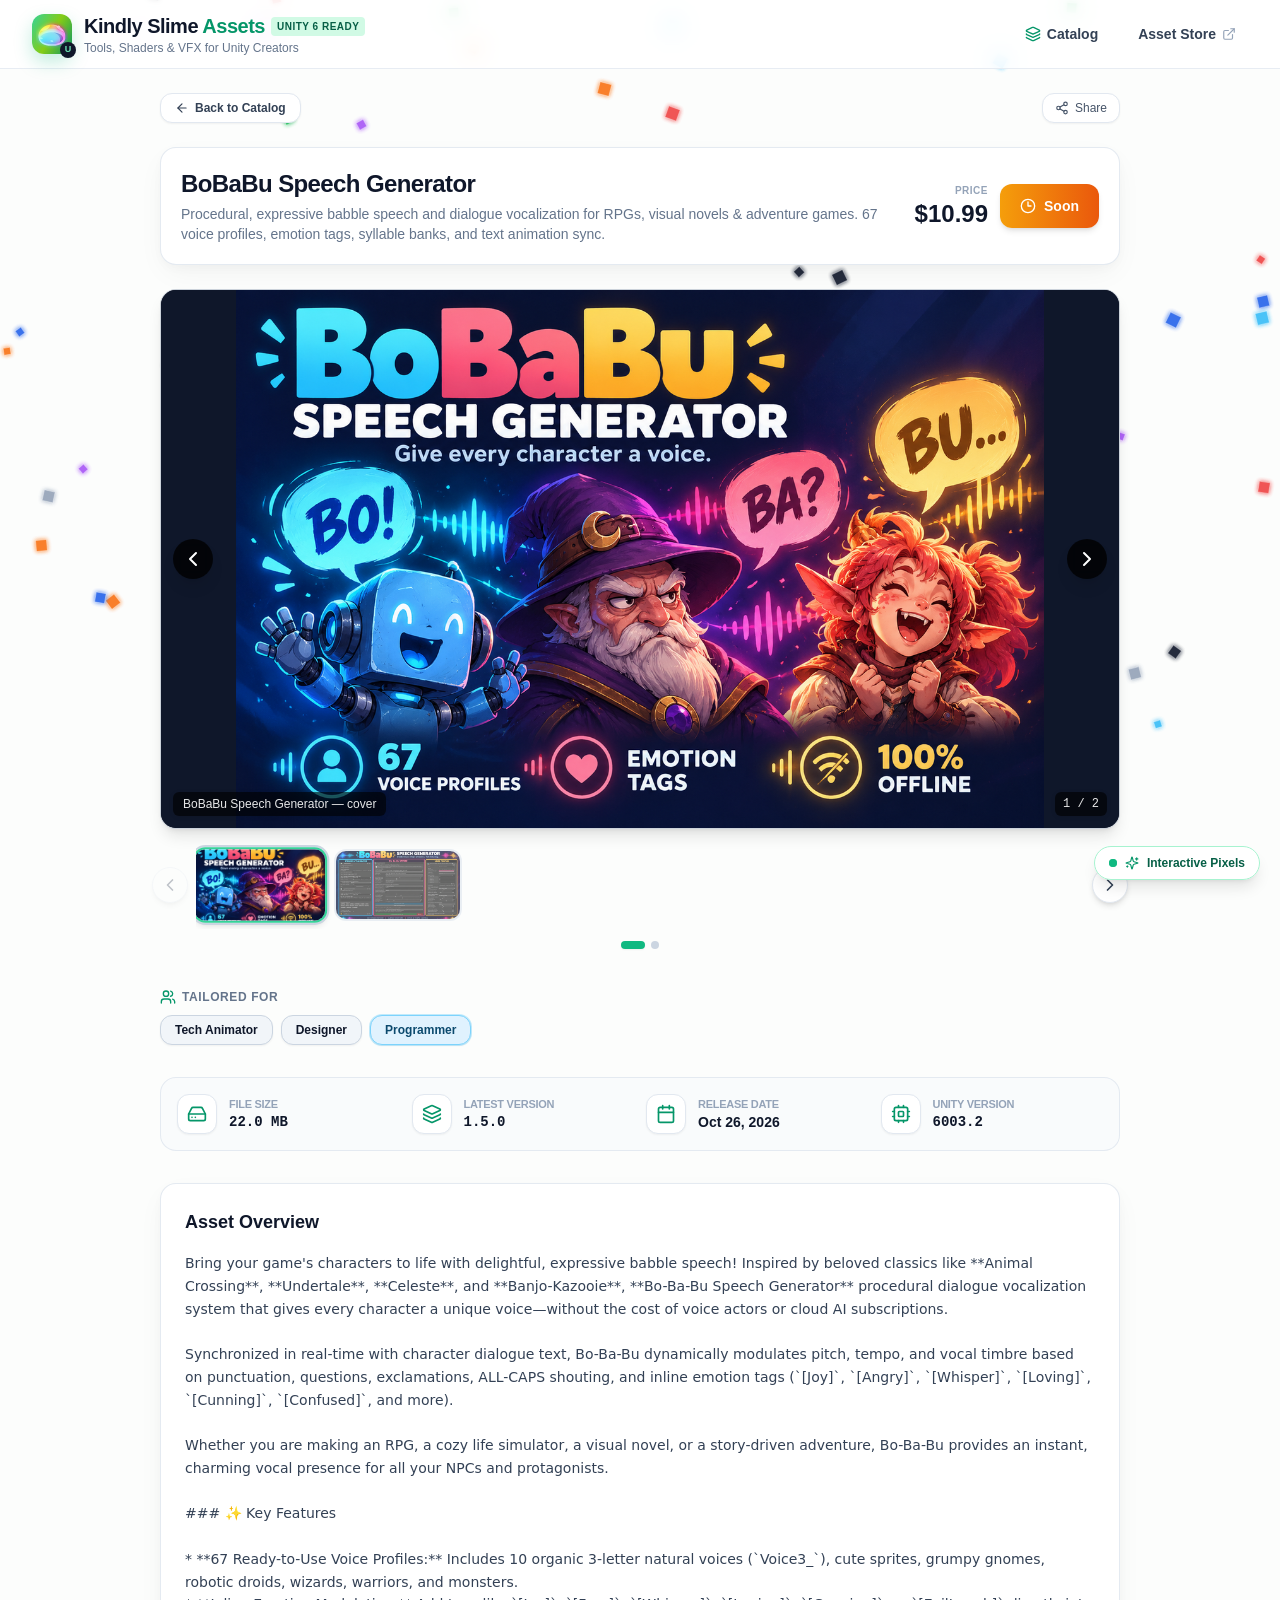
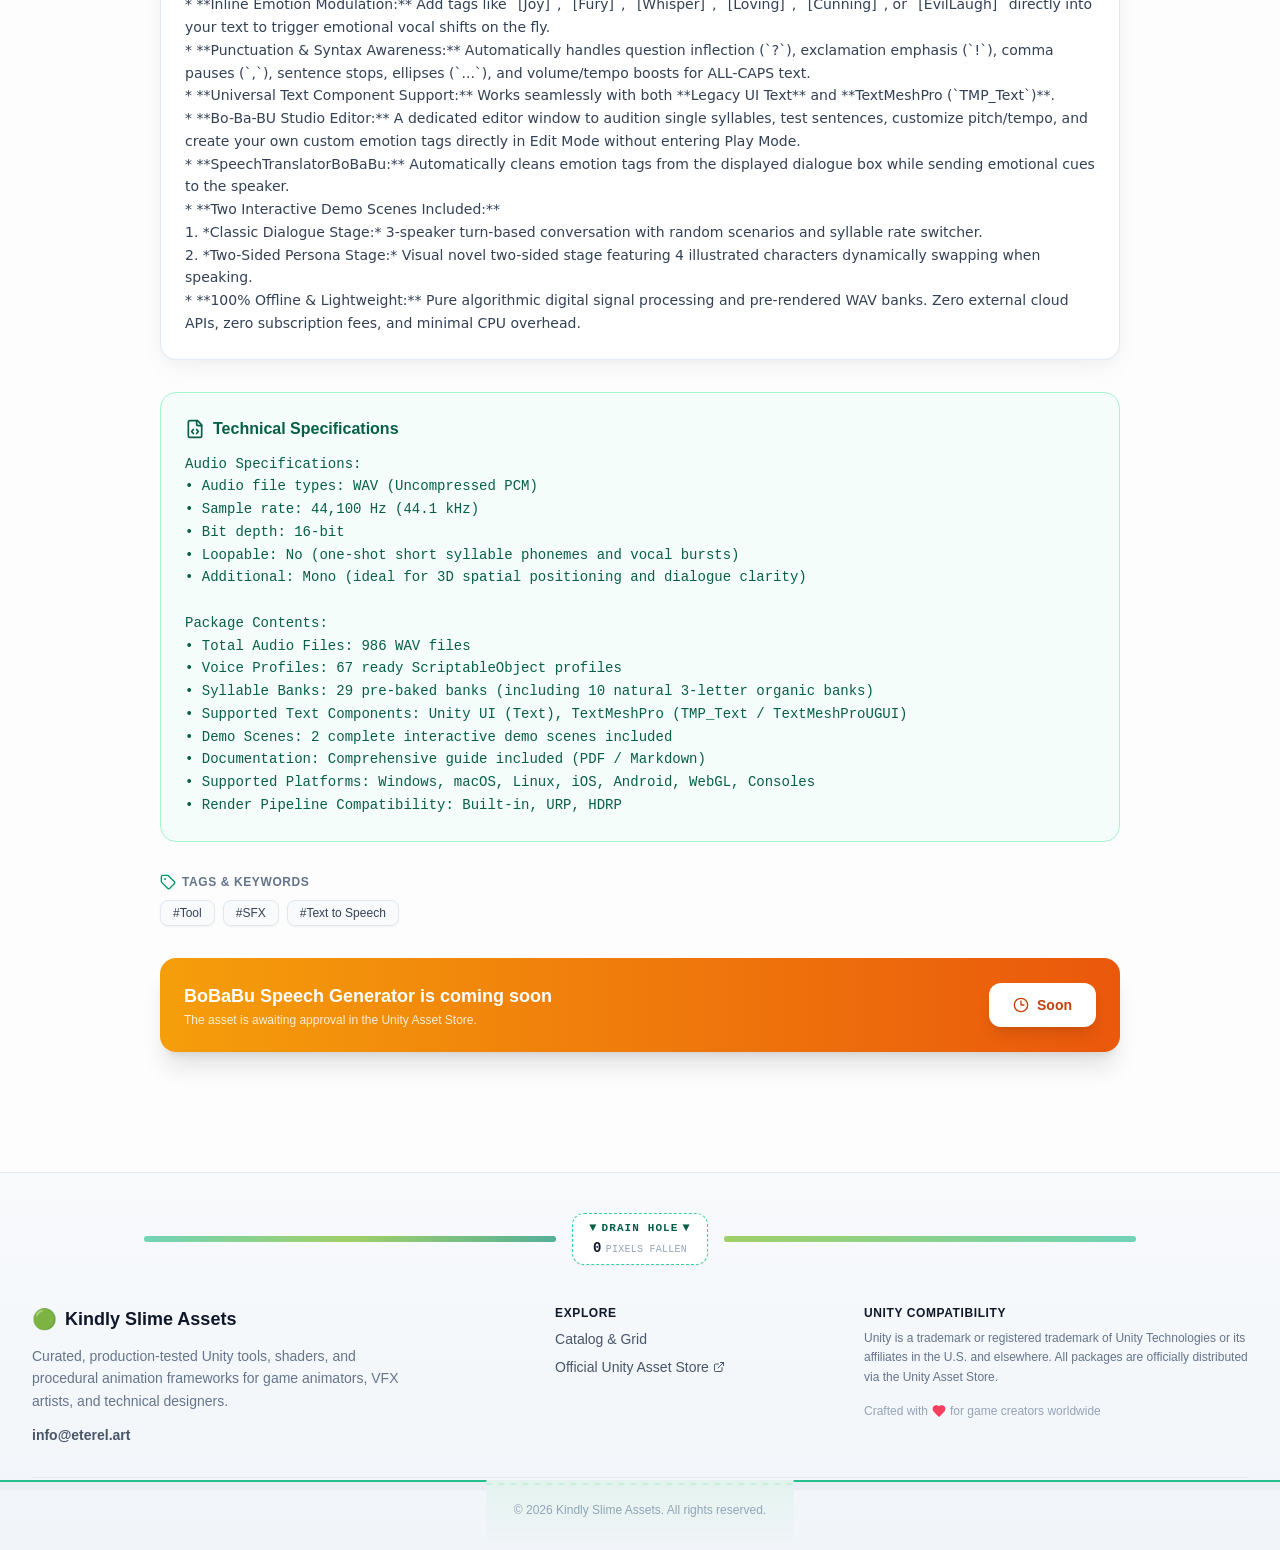
<file: asset/bobabu-speech-generator/index.html>
<!DOCTYPE html><!--NpCzEX8FB5GFNMufwJMj5--><html lang="en" data-theme="slime"><head><meta charSet="utf-8"/><meta name="viewport" content="width=device-width, initial-scale=1"/><link rel="preload" as="image" href="/uploads/favicon-1792960924806.png"/><link rel="preload" as="image" href="/uploads/marketing-1280-1793495694447.png"/><link rel="preload" as="image" href="/uploads/editor1920-1792983474059.png"/><link rel="stylesheet" href="/_next/static/css/ccb2f82086b17821.css" data-precedence="next"/><link rel="preload" as="script" fetchPriority="low" href="/_next/static/chunks/webpack-4772d34723bd25e0.js"/><script src="/_next/static/chunks/4bd1b696-c023c6e3521b1417.js" async=""></script><script src="/_next/static/chunks/255-a85cef9cc3a04b12.js" async=""></script><script src="/_next/static/chunks/main-app-7085bcf40c44cc89.js" async=""></script><script src="/_next/static/chunks/467-fa972514f9c76bc9.js" async=""></script><script src="/_next/static/chunks/app/layout-8eebef2918df554c.js" async=""></script><script src="/_next/static/chunks/app/asset/%5Bid%5D/page-a4ecd3cb64cf832c.js" async=""></script><title>BoBaBu Speech Generator — Kindly Slime Assets</title><meta name="description" content="Procedural, expressive babble speech and dialogue vocalization for RPGs, visual novels &amp; adventure games. 67 voice profiles, emotion tags, syllable banks, and text animation sync."/><link rel="canonical" href="https://ks-assets.eterel.art/asset/bobabu-speech-generator/"/><meta property="og:title" content="BoBaBu Speech Generator — Kindly Slime Assets"/><meta property="og:description" content="Procedural, expressive babble speech and dialogue vocalization for RPGs, visual novels &amp; adventure games. 67 voice profiles, emotion tags, syllable banks, and text animation sync."/><meta property="og:url" content="https://ks-assets.eterel.art/asset/bobabu-speech-generator/"/><meta property="og:image" content="https://ks-assets.eterel.art/uploads/marketing-1280-1793495694447.png"/><meta property="og:type" content="website"/><meta name="twitter:card" content="summary"/><meta name="twitter:title" content="Kindly Slime Assets - Unity Asset Store Catalog &amp; VFX Tools"/><meta name="twitter:description" content="Curated collection of game development tools, procedural animation systems, elemental VFX shaders, and retro screen filters for Unity creators."/><meta name="twitter:image" content="https://ks-assets.eterel.art/uploads/marketing-1280-1793495694447.png"/><link rel="shortcut icon" href="/favicon.ico"/><link rel="icon" href="/uploads/favicon-1792960924806.png"/><link rel="icon" href="/favicon.ico" type="image/x-icon" sizes="64x64"/><link rel="apple-touch-icon" href="/uploads/favicon-1792960924806.png"/><script src="/_next/static/chunks/polyfills-42372ed130431b0a.js" noModule=""></script></head><body class="relative min-h-screen text-slate-900 antialiased flex flex-col justify-between"><div hidden=""><!--$--><!--/$--></div><canvas class="pointer-events-none absolute left-0 top-0 z-10 block w-full opacity-90"></canvas><div class="fixed bottom-5 right-5 z-40"><button class="accent-border hover-accent-border hover-accent-bg-pale accent-text-strong group flex items-center gap-2 rounded-full border bg-white/95 px-3.5 py-2 text-xs font-semibold shadow-lg backdrop-blur-md hover:shadow-xl transition-all" title="Open Interactive Pixel Physics Settings"><span class="relative flex h-2 w-2"><span class="accent-bg absolute inline-flex h-full w-full animate-ping rounded-full opacity-75"></span><span class="accent-bg relative inline-flex h-2 w-2 rounded-full"></span></span><svg xmlns="http://www.w3.org/2000/svg" width="24" height="24" viewBox="0 0 24 24" fill="none" stroke="currentColor" stroke-width="2" stroke-linecap="round" stroke-linejoin="round" class="lucide lucide-sparkles accent-text h-3.5 w-3.5 transition-transform group-hover:rotate-12"><path d="M9.937 15.5A2 2 0 0 0 8.5 14.063l-6.135-1.582a.5.5 0 0 1 0-.962L8.5 9.936A2 2 0 0 0 9.937 8.5l1.582-6.135a.5.5 0 0 1 .963 0L14.063 8.5A2 2 0 0 0 15.5 9.937l6.135 1.581a.5.5 0 0 1 0 .964L15.5 14.063a2 2 0 0 0-1.437 1.437l-1.582 6.135a.5.5 0 0 1-.963 0z"></path><path d="M20 3v4"></path><path d="M22 5h-4"></path><path d="M4 17v2"></path><path d="M5 18H3"></path></svg><span>Interactive Pixels</span></button></div><header class="sticky top-0 z-30 w-full border-b border-slate-200/80 bg-white/85 backdrop-blur-md transition-all"><div class="mx-auto flex max-w-7xl items-center justify-between px-4 py-3 sm:px-6 lg:px-8"><a class="group flex items-center gap-3" href="/"><div class="accent-gradient-bg accent-shadow relative flex h-10 w-10 items-center justify-center rounded-xl shadow-md transition-transform duration-200 group-hover:scale-105"><img src="/uploads/favicon-1792960924806.png" alt="Kindly Slime Assets" class="h-8 w-8 select-none object-contain" width="32" height="32"/><div class="accent-text-soft absolute -bottom-1 -right-1 flex h-4 w-4 items-center justify-center rounded-full bg-slate-900 text-[9px] font-black">U</div></div><div class="flex flex-col"><div class="flex items-center gap-1.5"><span class="font-extrabold tracking-tight text-slate-900 text-lg sm:text-xl">Kindly Slime<!-- --> <span class="accent-text">Assets</span></span><span class="accent-surface accent-text-strong hidden rounded px-1.5 py-0.5 text-[10px] font-bold uppercase tracking-wider sm:inline-block">Unity 6 Ready</span></div><p class="text-xs text-slate-500 font-medium">Tools, Shaders &amp; VFX for Unity Creators</p></div></a><div class="flex items-center gap-2 sm:gap-4"><a class="flex items-center gap-1.5 rounded-lg px-3 py-1.5 text-sm font-semibold text-slate-700 hover:bg-slate-100 hover:text-slate-900 transition-colors" href="/"><svg xmlns="http://www.w3.org/2000/svg" width="24" height="24" viewBox="0 0 24 24" fill="none" stroke="currentColor" stroke-width="2" stroke-linecap="round" stroke-linejoin="round" class="lucide lucide-layers accent-text h-4 w-4"><path d="M12.83 2.18a2 2 0 0 0-1.66 0L2.6 6.08a1 1 0 0 0 0 1.83l8.58 3.91a2 2 0 0 0 1.66 0l8.58-3.9a1 1 0 0 0 0-1.83z"></path><path d="M2 12a1 1 0 0 0 .58.91l8.6 3.91a2 2 0 0 0 1.65 0l8.58-3.9A1 1 0 0 0 22 12"></path><path d="M2 17a1 1 0 0 0 .58.91l8.6 3.91a2 2 0 0 0 1.65 0l8.58-3.9A1 1 0 0 0 22 17"></path></svg><span class="hidden sm:inline">Catalog</span></a><a href="https://assetstore.unity.com" target="_blank" rel="noopener noreferrer" class="flex items-center gap-1.5 rounded-lg px-3 py-1.5 text-sm font-semibold text-slate-700 hover:bg-slate-100 hover:text-slate-900 transition-colors"><span class="hidden sm:inline">Asset Store</span><svg xmlns="http://www.w3.org/2000/svg" width="24" height="24" viewBox="0 0 24 24" fill="none" stroke="currentColor" stroke-width="2" stroke-linecap="round" stroke-linejoin="round" class="lucide lucide-external-link h-3.5 w-3.5 text-slate-400"><path d="M15 3h6v6"></path><path d="M10 14 21 3"></path><path d="M18 13v6a2 2 0 0 1-2 2H5a2 2 0 0 1-2-2V8a2 2 0 0 1 2-2h6"></path></svg></a></div></div></header><main class="relative z-20 flex-1"><script type="application/ld+json">{"@context":"https://schema.org","@type":"Product","name":"BoBaBu Speech Generator","description":"Procedural, expressive babble speech and dialogue vocalization for RPGs, visual novels & adventure games. 67 voice profiles, emotion tags, syllable banks, and text animation sync.","image":"https://ks-assets.eterel.art/uploads/marketing-1280-1793495694447.png","url":"https://ks-assets.eterel.art/asset/bobabu-speech-generator/","category":"Unity Asset","offers":{"@type":"Offer","price":"10.99","priceCurrency":"USD","availability":"https://schema.org/PreOrder"}}</script><div class="mx-auto max-w-5xl px-4 py-6 sm:px-6 lg:px-8"><div class="mb-6 flex items-center justify-between"><a class="hover-accent-border hover-accent-bg-pale hover-accent-text-strong inline-flex items-center gap-1.5 rounded-xl border border-slate-200 bg-white px-3.5 py-1.5 text-xs font-bold text-slate-700 shadow-sm transition-all" href="/"><svg xmlns="http://www.w3.org/2000/svg" width="24" height="24" viewBox="0 0 24 24" fill="none" stroke="currentColor" stroke-width="2" stroke-linecap="round" stroke-linejoin="round" class="lucide lucide-arrow-left h-3.5 w-3.5"><path d="m12 19-7-7 7-7"></path><path d="M19 12H5"></path></svg><span>Back to Catalog</span></a><button class="inline-flex items-center gap-1.5 rounded-xl border border-slate-200 bg-white px-3 py-1.5 text-xs font-medium text-slate-600 shadow-sm hover:bg-slate-50 transition-colors" title="Copy link to asset"><svg xmlns="http://www.w3.org/2000/svg" width="24" height="24" viewBox="0 0 24 24" fill="none" stroke="currentColor" stroke-width="2" stroke-linecap="round" stroke-linejoin="round" class="lucide lucide-share2 h-3.5 w-3.5"><circle cx="18" cy="5" r="3"></circle><circle cx="6" cy="12" r="3"></circle><circle cx="18" cy="19" r="3"></circle><line x1="8.59" x2="15.42" y1="13.51" y2="17.49"></line><line x1="15.41" x2="8.59" y1="6.51" y2="10.49"></line></svg><span>Share</span></button></div><div class="mb-6 flex flex-col gap-4 rounded-2xl border border-slate-200/90 bg-white p-5 shadow-soft-card sm:flex-row sm:items-center sm:justify-between"><div class="flex flex-col"><h1 class="text-xl sm:text-2xl font-black text-slate-900 tracking-tight leading-tight">BoBaBu Speech Generator</h1><p class="mt-1 text-xs sm:text-sm text-slate-500 font-medium">Procedural, expressive babble speech and dialogue vocalization for RPGs, visual novels &amp; adventure games. 67 voice profiles, emotion tags, syllable banks, and text animation sync.</p></div><div class="flex items-center gap-3 shrink-0"><div class="flex flex-col text-right"><span class="text-[10px] uppercase font-bold text-slate-400 tracking-wider">Price</span><span class="text-xl sm:text-2xl font-black text-slate-900">$10.99</span></div><span class="flex cursor-not-allowed items-center gap-2 rounded-xl bg-gradient-to-r from-amber-500 to-orange-600 px-5 py-3 text-sm font-extrabold text-white shadow-md" title="This asset is awaiting approval in the Unity Asset Store" aria-disabled="true"><svg xmlns="http://www.w3.org/2000/svg" width="24" height="24" viewBox="0 0 24 24" fill="none" stroke="currentColor" stroke-width="2" stroke-linecap="round" stroke-linejoin="round" class="lucide lucide-clock3 h-4 w-4"><circle cx="12" cy="12" r="10"></circle><polyline points="12 6 12 12 16.5 12"></polyline></svg><span>Soon</span></span></div></div><div class="mb-2"><div class="group relative aspect-[16/9] w-full overflow-hidden rounded-2xl border border-slate-200/90 bg-slate-950 shadow-lg"><div class="relative h-full w-full flex items-center justify-center bg-slate-900"><img src="/uploads/marketing-1280-1793495694447.png" alt="BoBaBu Speech Generator — cover" class="h-full w-full object-contain"/></div><button aria-label="Previous Media" class="absolute left-3 top-1/2 -translate-y-1/2 flex h-10 w-10 items-center justify-center rounded-full bg-black/80 text-white shadow-lg backdrop-blur-sm transition-all duration-200 hover:scale-110 hover:bg-black focus:outline-none focus:ring-2 focus:ring-white/50"><svg xmlns="http://www.w3.org/2000/svg" width="24" height="24" viewBox="0 0 24 24" fill="none" stroke="currentColor" stroke-width="2" stroke-linecap="round" stroke-linejoin="round" class="lucide lucide-chevron-left h-6 w-6"><path d="m15 18-6-6 6-6"></path></svg></button><button aria-label="Next Media" class="absolute right-3 top-1/2 -translate-y-1/2 flex h-10 w-10 items-center justify-center rounded-full bg-black/80 text-white shadow-lg backdrop-blur-sm transition-all duration-200 hover:scale-110 hover:bg-black focus:outline-none focus:ring-2 focus:ring-white/50"><svg xmlns="http://www.w3.org/2000/svg" width="24" height="24" viewBox="0 0 24 24" fill="none" stroke="currentColor" stroke-width="2" stroke-linecap="round" stroke-linejoin="round" class="lucide lucide-chevron-right h-6 w-6"><path d="m9 18 6-6-6-6"></path></svg></button><div class="pointer-events-none absolute bottom-3 left-3 right-3 flex items-center justify-between text-xs text-white/90 drop-shadow"><span class="font-medium bg-black/60 px-2.5 py-1 rounded-md backdrop-blur-sm">BoBaBu Speech Generator — cover</span><span class="font-mono bg-black/60 px-2 py-1 rounded-md backdrop-blur-sm">1<!-- --> / <!-- -->2</span></div></div></div><div class="mb-10"><div class="relative mt-3 w-full"><div class="relative flex items-center"><button disabled="" aria-label="Scroll thumbnails left" class="hover-accent-border hover-accent-bg-pale hover-accent-text z-10 -ml-2 flex h-9 w-9 shrink-0 items-center justify-center rounded-full border border-slate-200 bg-white shadow-md text-slate-700 transition-all disabled:opacity-30 disabled:cursor-not-allowed"><svg xmlns="http://www.w3.org/2000/svg" width="24" height="24" viewBox="0 0 24 24" fill="none" stroke="currentColor" stroke-width="2" stroke-linecap="round" stroke-linejoin="round" class="lucide lucide-chevron-left h-5 w-5"><path d="m15 18-6-6 6-6"></path></svg></button><div class="mx-2 flex flex-1 items-center gap-2.5 overflow-x-auto py-2 scrollbar-none select-none scroll-smooth" style="cursor:grab"><button class="group relative aspect-[16/9] w-28 sm:w-32 shrink-0 overflow-hidden rounded-xl border-2 transition-all duration-200 accent-border-strong ring-2 ring-slate-300 scale-105 shadow-md"><img src="/uploads/marketing-1280-1793495694447.png" alt="BoBaBu Speech Generator — cover" class="h-full w-full object-cover"/></button><button class="group relative aspect-[16/9] w-28 sm:w-32 shrink-0 overflow-hidden rounded-xl border-2 transition-all duration-200 border-slate-200 opacity-70 hover:opacity-100 hover:border-slate-300"><img src="/uploads/editor1920-1792983474059.png" alt="editor1920.png" class="h-full w-full object-cover"/></button></div><button aria-label="Scroll thumbnails right" class="hover-accent-border hover-accent-bg-pale hover-accent-text z-10 -mr-2 flex h-9 w-9 shrink-0 items-center justify-center rounded-full border border-slate-200 bg-white shadow-md text-slate-700 transition-all disabled:opacity-30 disabled:cursor-not-allowed"><svg xmlns="http://www.w3.org/2000/svg" width="24" height="24" viewBox="0 0 24 24" fill="none" stroke="currentColor" stroke-width="2" stroke-linecap="round" stroke-linejoin="round" class="lucide lucide-chevron-right h-5 w-5"><path d="m9 18 6-6-6-6"></path></svg></button></div><div class="mt-3 flex items-center justify-center gap-1.5"><button aria-label="Go to slide 1" class="h-2 rounded-full transition-all duration-300 accent-bg w-6 shadow-sm"></button><button aria-label="Go to slide 2" class="h-2 rounded-full transition-all duration-300 w-2 bg-slate-300 hover:bg-slate-400"></button></div></div></div><div class="flex flex-col gap-8"><div><div class="mb-2.5 flex items-center gap-1.5 text-xs font-bold uppercase tracking-wider text-slate-500"><svg xmlns="http://www.w3.org/2000/svg" width="24" height="24" viewBox="0 0 24 24" fill="none" stroke="currentColor" stroke-width="2" stroke-linecap="round" stroke-linejoin="round" class="lucide lucide-users accent-text h-4 w-4"><path d="M16 21v-2a4 4 0 0 0-4-4H6a4 4 0 0 0-4 4v2"></path><circle cx="9" cy="7" r="4"></circle><path d="M22 21v-2a4 4 0 0 0-3-3.87"></path><path d="M16 3.13a4 4 0 0 1 0 7.75"></path></svg><span>Tailored For</span></div><div class="flex flex-wrap gap-2"><div class="flex items-center gap-1.5 rounded-xl border px-3.5 py-1.5 text-xs font-extrabold shadow-sm transition-transform hover:scale-105 bg-slate-100 text-slate-900 border-slate-300"><span>Tech Animator</span></div><div class="flex items-center gap-1.5 rounded-xl border px-3.5 py-1.5 text-xs font-extrabold shadow-sm transition-transform hover:scale-105 bg-slate-100 text-slate-900 border-slate-300"><span>Designer</span></div><div class="flex items-center gap-1.5 rounded-xl border px-3.5 py-1.5 text-xs font-extrabold shadow-sm transition-transform hover:scale-105 bg-sky-100 text-sky-900 border-sky-300 ring-1 ring-sky-400/30"><span>Programmer</span></div></div></div><div class="grid grid-cols-2 gap-3 rounded-2xl border border-slate-200/90 bg-slate-50/70 p-4 sm:grid-cols-4"><div class="flex items-center gap-3"><div class="accent-text flex h-10 w-10 shrink-0 items-center justify-center rounded-xl bg-white border border-slate-200 shadow-sm"><svg xmlns="http://www.w3.org/2000/svg" width="24" height="24" viewBox="0 0 24 24" fill="none" stroke="currentColor" stroke-width="2" stroke-linecap="round" stroke-linejoin="round" class="lucide lucide-hard-drive h-5 w-5"><line x1="22" x2="2" y1="12" y2="12"></line><path d="M5.45 5.11 2 12v6a2 2 0 0 0 2 2h16a2 2 0 0 0 2-2v-6l-3.45-6.89A2 2 0 0 0 16.76 4H7.24a2 2 0 0 0-1.79 1.11z"></path><line x1="6" x2="6.01" y1="16" y2="16"></line><line x1="10" x2="10.01" y1="16" y2="16"></line></svg></div><div class="flex flex-col"><span class="text-[11px] font-semibold text-slate-400 uppercase tracking-tight">File size</span><span class="font-mono text-sm font-bold text-slate-900">22.0 MB</span></div></div><div class="flex items-center gap-3"><div class="accent-text flex h-10 w-10 shrink-0 items-center justify-center rounded-xl bg-white border border-slate-200 shadow-sm"><svg xmlns="http://www.w3.org/2000/svg" width="24" height="24" viewBox="0 0 24 24" fill="none" stroke="currentColor" stroke-width="2" stroke-linecap="round" stroke-linejoin="round" class="lucide lucide-layers h-5 w-5"><path d="M12.83 2.18a2 2 0 0 0-1.66 0L2.6 6.08a1 1 0 0 0 0 1.83l8.58 3.91a2 2 0 0 0 1.66 0l8.58-3.9a1 1 0 0 0 0-1.83z"></path><path d="M2 12a1 1 0 0 0 .58.91l8.6 3.91a2 2 0 0 0 1.65 0l8.58-3.9A1 1 0 0 0 22 12"></path><path d="M2 17a1 1 0 0 0 .58.91l8.6 3.91a2 2 0 0 0 1.65 0l8.58-3.9A1 1 0 0 0 22 17"></path></svg></div><div class="flex flex-col"><span class="text-[11px] font-semibold text-slate-400 uppercase tracking-tight">Latest version</span><span class="font-mono text-sm font-bold text-slate-900">1.5.0</span></div></div><div class="flex items-center gap-3"><div class="accent-text flex h-10 w-10 shrink-0 items-center justify-center rounded-xl bg-white border border-slate-200 shadow-sm"><svg xmlns="http://www.w3.org/2000/svg" width="24" height="24" viewBox="0 0 24 24" fill="none" stroke="currentColor" stroke-width="2" stroke-linecap="round" stroke-linejoin="round" class="lucide lucide-calendar h-5 w-5"><path d="M8 2v4"></path><path d="M16 2v4"></path><rect width="18" height="18" x="3" y="4" rx="2"></rect><path d="M3 10h18"></path></svg></div><div class="flex flex-col"><span class="text-[11px] font-semibold text-slate-400 uppercase tracking-tight">Release date</span><span class="text-sm font-bold text-slate-900">Oct 26, 2026</span></div></div><div class="flex items-center gap-3"><div class="accent-text flex h-10 w-10 shrink-0 items-center justify-center rounded-xl bg-white border border-slate-200 shadow-sm"><svg xmlns="http://www.w3.org/2000/svg" width="24" height="24" viewBox="0 0 24 24" fill="none" stroke="currentColor" stroke-width="2" stroke-linecap="round" stroke-linejoin="round" class="lucide lucide-cpu h-5 w-5"><rect width="16" height="16" x="4" y="4" rx="2"></rect><rect width="6" height="6" x="9" y="9" rx="1"></rect><path d="M15 2v2"></path><path d="M15 20v2"></path><path d="M2 15h2"></path><path d="M2 9h2"></path><path d="M20 15h2"></path><path d="M20 9h2"></path><path d="M9 2v2"></path><path d="M9 20v2"></path></svg></div><div class="flex flex-col"><span class="text-[11px] font-semibold text-slate-400 uppercase tracking-tight">Unity version</span><span class="font-mono text-sm font-bold text-slate-900">6003.2</span></div></div></div><div class="rounded-2xl border border-slate-200/90 bg-white p-6 shadow-soft-card"><h3 class="mb-4 text-lg font-bold text-slate-900">Asset Overview</h3><div class="prose prose-slate max-w-none text-sm text-slate-700 leading-relaxed whitespace-pre-line font-sans">Bring your game&#x27;s characters to life with delightful, expressive babble speech! Inspired by beloved classics like **Animal Crossing**, **Undertale**, **Celeste**, and **Banjo-Kazooie**, **Bo-Ba-Bu Speech Generator** procedural dialogue vocalization system that gives every character a unique voice—without the cost of voice actors or cloud AI subscriptions.

Synchronized in real-time with character dialogue text, Bo-Ba-Bu dynamically modulates pitch, tempo, and vocal timbre based on punctuation, questions, exclamations, ALL-CAPS shouting, and inline emotion tags (`[Joy]`, `[Angry]`, `[Whisper]`, `[Loving]`, `[Cunning]`, `[Confused]`, and more).

Whether you are making an RPG, a cozy life simulator, a visual novel, or a story-driven adventure, Bo-Ba-Bu provides an instant, charming vocal presence for all your NPCs and protagonists.

### ✨ Key Features

* **67 Ready-to-Use Voice Profiles:** Includes 10 organic 3-letter natural voices (`Voice3_`), cute sprites, grumpy gnomes, robotic droids, wizards, warriors, and monsters.
* **Inline Emotion Modulation:** Add tags like `[Joy]`, `[Fury]`, `[Whisper]`, `[Loving]`, `[Cunning]`, or `[EvilLaugh]` directly into your text to trigger emotional vocal shifts on the fly.
* **Punctuation &amp; Syntax Awareness:** Automatically handles question inflection (`?`), exclamation emphasis (`!`), comma pauses (`,`), sentence stops, ellipses (`...`), and volume/tempo boosts for ALL-CAPS text.
* **Universal Text Component Support:** Works seamlessly with both **Legacy UI Text** and **TextMeshPro (`TMP_Text`)**.
* **Bo-Ba-BU Studio Editor:** A dedicated editor window to audition single syllables, test sentences, customize pitch/tempo, and create your own custom emotion tags directly in Edit Mode without entering Play Mode.
* **SpeechTranslatorBoBaBu:** Automatically cleans emotion tags from the displayed dialogue box while sending emotional cues to the speaker.
* **Two Interactive Demo Scenes Included:**
  1. *Classic Dialogue Stage:* 3-speaker turn-based conversation with random scenarios and syllable rate switcher.
  2. *Two-Sided Persona Stage:* Visual novel two-sided stage featuring 4 illustrated characters dynamically swapping when speaking.
* **100% Offline &amp; Lightweight:** Pure algorithmic digital signal processing and pre-rendered WAV banks. Zero external cloud APIs, zero subscription fees, and minimal CPU overhead.</div></div><div class="accent-technical rounded-2xl border p-6"><div class="mb-3 flex items-center gap-2"><svg xmlns="http://www.w3.org/2000/svg" width="24" height="24" viewBox="0 0 24 24" fill="none" stroke="currentColor" stroke-width="2" stroke-linecap="round" stroke-linejoin="round" class="lucide lucide-file-code accent-text-strong h-5 w-5"><path d="M10 12.5 8 15l2 2.5"></path><path d="m14 12.5 2 2.5-2 2.5"></path><path d="M14 2v4a2 2 0 0 0 2 2h4"></path><path d="M15 2H6a2 2 0 0 0-2 2v16a2 2 0 0 0 2 2h12a2 2 0 0 0 2-2V7z"></path></svg><h3 class="accent-technical-text text-base font-extrabold">Technical Specifications</h3></div><div class="accent-technical-text prose max-w-none text-sm leading-relaxed whitespace-pre-line font-mono">Audio Specifications:
• Audio file types: WAV (Uncompressed PCM)
• Sample rate: 44,100 Hz (44.1 kHz)
• Bit depth: 16-bit
• Loopable: No (one-shot short syllable phonemes and vocal bursts)
• Additional: Mono (ideal for 3D spatial positioning and dialogue clarity)

Package Contents:
• Total Audio Files: 986 WAV files
• Voice Profiles: 67 ready ScriptableObject profiles
• Syllable Banks: 29 pre-baked banks (including 10 natural 3-letter organic banks)
• Supported Text Components: Unity UI (Text), TextMeshPro (TMP_Text / TextMeshProUGUI)
• Demo Scenes: 2 complete interactive demo scenes included
• Documentation: Comprehensive guide included (PDF / Markdown)
• Supported Platforms: Windows, macOS, Linux, iOS, Android, WebGL, Consoles
• Render Pipeline Compatibility: Built-in, URP, HDRP</div></div><div><div class="mb-2.5 flex items-center gap-1.5 text-xs font-bold uppercase tracking-wider text-slate-500"><svg xmlns="http://www.w3.org/2000/svg" width="24" height="24" viewBox="0 0 24 24" fill="none" stroke="currentColor" stroke-width="2" stroke-linecap="round" stroke-linejoin="round" class="lucide lucide-tag accent-text h-4 w-4"><path d="M12.586 2.586A2 2 0 0 0 11.172 2H4a2 2 0 0 0-2 2v7.172a2 2 0 0 0 .586 1.414l8.704 8.704a2.426 2.426 0 0 0 3.42 0l6.58-6.58a2.426 2.426 0 0 0 0-3.42z"></path><circle cx="7.5" cy="7.5" r=".5" fill="currentColor"></circle></svg><span>Tags &amp; Keywords</span></div><div class="flex flex-wrap gap-2"><span class="hover-accent-border hover-accent-bg-pale hover-accent-text-strong rounded-lg border border-slate-200 bg-slate-50 px-3 py-1 text-xs font-medium text-slate-700 shadow-sm transition-colors">#<!-- -->Tool</span><span class="hover-accent-border hover-accent-bg-pale hover-accent-text-strong rounded-lg border border-slate-200 bg-slate-50 px-3 py-1 text-xs font-medium text-slate-700 shadow-sm transition-colors">#<!-- -->SFX</span><span class="hover-accent-border hover-accent-bg-pale hover-accent-text-strong rounded-lg border border-slate-200 bg-slate-50 px-3 py-1 text-xs font-medium text-slate-700 shadow-sm transition-colors">#<!-- -->Text to Speech</span></div></div><div class="bg-gradient-to-r from-amber-500 to-orange-600 flex flex-col items-center justify-between gap-4 rounded-2xl p-6 text-white shadow-xl sm:flex-row"><div><h4 class="text-lg font-extrabold">BoBaBu Speech Generator is coming soon</h4><p class="text-orange-100 text-xs mt-0.5">The asset is awaiting approval in the Unity Asset Store.</p></div><span class="flex cursor-not-allowed items-center gap-2 rounded-xl bg-white px-6 py-3 text-sm font-extrabold text-orange-700 shadow-lg shrink-0" aria-disabled="true"><svg xmlns="http://www.w3.org/2000/svg" width="24" height="24" viewBox="0 0 24 24" fill="none" stroke="currentColor" stroke-width="2" stroke-linecap="round" stroke-linejoin="round" class="lucide lucide-clock3 h-4 w-4"><circle cx="12" cy="12" r="10"></circle><polyline points="12 6 12 12 16.5 12"></polyline></svg><span>Soon</span></span></div></div></div><!--$--><!--/$--></main><footer class="relative mt-24 w-full overflow-hidden border-t border-slate-200/90 bg-gradient-to-b from-slate-50 to-slate-100 pt-10 pb-8 text-slate-600"><div class="relative mx-auto mb-10 max-w-5xl px-4"><div class="flex items-center justify-between gap-4 text-xs font-mono text-slate-400"><div class="h-1.5 flex-1 rounded-full bg-slate-300 relative overflow-hidden"><div class="accent-gradient-bg absolute inset-0 opacity-60"></div></div><div class="accent-border-strong flex flex-col items-center px-4 py-1.5 rounded-xl border border-dashed bg-white shadow-sm text-center"><span class="accent-text-strong text-[11px] font-bold uppercase tracking-widest flex items-center gap-1"><span class="inline-block animate-bounce text-xs">▼</span>DRAIN HOLE<span class="inline-block animate-bounce text-xs">▼</span></span><span class="mt-0.5 flex items-baseline gap-1 text-[10px] uppercase tracking-wide text-slate-400"><strong class="text-sm font-black tabular-nums text-slate-900">0</strong>pixels fallen</span></div><div class="h-1.5 flex-1 rounded-full bg-slate-300 relative overflow-hidden"><div class="accent-gradient-bg-reverse absolute inset-0 opacity-60"></div></div></div></div><div class="mx-auto max-w-7xl px-4 sm:px-6 lg:px-8"><div class="grid grid-cols-1 gap-8 md:grid-cols-3"><div class="flex flex-col gap-3"><div class="flex items-center gap-2 font-extrabold text-slate-900 text-lg"><span class="text-xl">🟢</span><span>Kindly Slime Assets</span></div><p class="text-sm text-slate-500 leading-relaxed">Curated, production-tested Unity tools, shaders, and procedural animation frameworks for game animators, VFX artists, and technical designers.</p><a href="mailto:info@eterel.art" class="hover-accent-text w-fit text-sm font-semibold text-slate-600 transition-colors">info@eterel.art</a></div><div class="flex flex-col gap-2 md:items-center"><div class="flex flex-col gap-2"><h4 class="text-xs font-bold uppercase tracking-wider text-slate-900">Explore</h4><a class="hover-accent-text text-sm transition-colors" href="/">Catalog &amp; Grid</a><a href="https://assetstore.unity.com" target="_blank" rel="noopener noreferrer" class="hover-accent-text inline-flex items-center gap-1 text-sm transition-colors">Official Unity Asset Store <svg xmlns="http://www.w3.org/2000/svg" width="24" height="24" viewBox="0 0 24 24" fill="none" stroke="currentColor" stroke-width="2" stroke-linecap="round" stroke-linejoin="round" class="lucide lucide-external-link h-3 w-3"><path d="M15 3h6v6"></path><path d="M10 14 21 3"></path><path d="M18 13v6a2 2 0 0 1-2 2H5a2 2 0 0 1-2-2V8a2 2 0 0 1 2-2h6"></path></svg></a></div></div><div class="flex flex-col gap-2"><h4 class="text-xs font-bold uppercase tracking-wider text-slate-900">Unity Compatibility</h4><p class="text-xs text-slate-500 leading-relaxed">Unity is a trademark or registered trademark of Unity Technologies or its affiliates in the U.S. and elsewhere. All packages are officially distributed via the Unity Asset Store.</p><div class="mt-2 flex items-center gap-1 text-xs text-slate-400"><span>Crafted with</span><svg xmlns="http://www.w3.org/2000/svg" width="24" height="24" viewBox="0 0 24 24" fill="none" stroke="currentColor" stroke-width="2" stroke-linecap="round" stroke-linejoin="round" class="lucide lucide-heart h-3.5 w-3.5 text-rose-500 fill-rose-500"><path d="M19 14c1.49-1.46 3-3.21 3-5.5A5.5 5.5 0 0 0 16.5 3c-1.76 0-3 .5-4.5 2-1.5-1.5-2.74-2-4.5-2A5.5 5.5 0 0 0 2 8.5c0 2.3 1.5 4.05 3 5.5l7 7Z"></path></svg><span>for game creators worldwide</span></div></div></div><div class="mt-8 border-t border-slate-200/60 pt-6 text-center text-xs text-slate-400">© <!-- -->2026<!-- --> <!-- -->Kindly Slime Assets. All rights reserved.</div></div></footer><script src="/_next/static/chunks/webpack-4772d34723bd25e0.js" id="_R_" async=""></script><script>(self.__next_f=self.__next_f||[]).push([0])</script><script>self.__next_f.push([1,"1:\"$Sreact.fragment\"\n2:I[3754,[\"467\",\"static/chunks/467-fa972514f9c76bc9.js\",\"177\",\"static/chunks/app/layout-8eebef2918df554c.js\"],\"default\"]\n3:I[63,[\"467\",\"static/chunks/467-fa972514f9c76bc9.js\",\"177\",\"static/chunks/app/layout-8eebef2918df554c.js\"],\"default\"]\n4:I[9766,[],\"\"]\n5:I[8924,[],\"\"]\n6:I[1544,[\"467\",\"static/chunks/467-fa972514f9c76bc9.js\",\"177\",\"static/chunks/app/layout-8eebef2918df554c.js\"],\"default\"]\n8:I[4431,[],\"OutletBoundary\"]\na:I[5278,[],\"AsyncMetadataOutlet\"]\nc:I[4431,[],\"ViewportBoundary\"]\ne:I[4431,[],\"MetadataBoundary\"]\nf:\"$Sreact.suspense\"\n11:I[7150,[],\"\"]\n:HL[\"/_next/static/css/ccb2f82086b17821.css\",\"style\"]\n"])</script><script>self.__next_f.push([1,"0:{\"P\":null,\"b\":\"NpCzEX8FB5GFNMufwJMj5\",\"p\":\"\",\"c\":[\"\",\"asset\",\"bobabu-speech-generator\",\"\"],\"i\":false,\"f\":[[[\"\",{\"children\":[\"asset\",{\"children\":[[\"id\",\"bobabu-speech-generator\",\"d\"],{\"children\":[\"__PAGE__\",{}]}]}]},\"$undefined\",\"$undefined\",true],[\"\",[\"$\",\"$1\",\"c\",{\"children\":[[[\"$\",\"link\",\"0\",{\"rel\":\"stylesheet\",\"href\":\"/_next/static/css/ccb2f82086b17821.css\",\"precedence\":\"next\",\"crossOrigin\":\"$undefined\",\"nonce\":\"$undefined\"}]],[\"$\",\"html\",null,{\"lang\":\"en\",\"data-theme\":\"slime\",\"children\":[\"$\",\"body\",null,{\"className\":\"relative min-h-screen text-slate-900 antialiased flex flex-col justify-between\",\"children\":[[\"$\",\"$L2\",null,{}],[\"$\",\"$L3\",null,{}],[\"$\",\"main\",null,{\"className\":\"relative z-20 flex-1\",\"children\":[\"$\",\"$L4\",null,{\"parallelRouterKey\":\"children\",\"error\":\"$undefined\",\"errorStyles\":\"$undefined\",\"errorScripts\":\"$undefined\",\"template\":[\"$\",\"$L5\",null,{}],\"templateStyles\":\"$undefined\",\"templateScripts\":\"$undefined\",\"notFound\":[[[\"$\",\"title\",null,{\"children\":\"404: This page could not be found.\"}],[\"$\",\"div\",null,{\"style\":{\"fontFamily\":\"system-ui,\\\"Segoe UI\\\",Roboto,Helvetica,Arial,sans-serif,\\\"Apple Color Emoji\\\",\\\"Segoe UI Emoji\\\"\",\"height\":\"100vh\",\"textAlign\":\"center\",\"display\":\"flex\",\"flexDirection\":\"column\",\"alignItems\":\"center\",\"justifyContent\":\"center\"},\"children\":[\"$\",\"div\",null,{\"children\":[[\"$\",\"style\",null,{\"dangerouslySetInnerHTML\":{\"__html\":\"body{color:#000;background:#fff;margin:0}.next-error-h1{border-right:1px solid rgba(0,0,0,.3)}@media (prefers-color-scheme:dark){body{color:#fff;background:#000}.next-error-h1{border-right:1px solid rgba(255,255,255,.3)}}\"}}],[\"$\",\"h1\",null,{\"className\":\"next-error-h1\",\"style\":{\"display\":\"inline-block\",\"margin\":\"0 20px 0 0\",\"padding\":\"0 23px 0 0\",\"fontSize\":24,\"fontWeight\":500,\"verticalAlign\":\"top\",\"lineHeight\":\"49px\"},\"children\":404}],[\"$\",\"div\",null,{\"style\":{\"display\":\"inline-block\"},\"children\":[\"$\",\"h2\",null,{\"style\":{\"fontSize\":14,\"fontWeight\":400,\"lineHeight\":\"49px\",\"margin\":0},\"children\":\"This page could not be found.\"}]}]]}]}]],[]],\"forbidden\":\"$undefined\",\"unauthorized\":\"$undefined\"}]}],[\"$\",\"$L6\",null,{}]]}]}]]}],{\"children\":[\"asset\",[\"$\",\"$1\",\"c\",{\"children\":[null,[\"$\",\"$L4\",null,{\"parallelRouterKey\":\"children\",\"error\":\"$undefined\",\"errorStyles\":\"$undefined\",\"errorScripts\":\"$undefined\",\"template\":[\"$\",\"$L5\",null,{}],\"templateStyles\":\"$undefined\",\"templateScripts\":\"$undefined\",\"notFound\":\"$undefined\",\"forbidden\":\"$undefined\",\"unauthorized\":\"$undefined\"}]]}],{\"children\":[[\"id\",\"bobabu-speech-generator\",\"d\"],[\"$\",\"$1\",\"c\",{\"children\":[null,[\"$\",\"$L4\",null,{\"parallelRouterKey\":\"children\",\"error\":\"$undefined\",\"errorStyles\":\"$undefined\",\"errorScripts\":\"$undefined\",\"template\":[\"$\",\"$L5\",null,{}],\"templateStyles\":\"$undefined\",\"templateScripts\":\"$undefined\",\"notFound\":\"$undefined\",\"forbidden\":\"$undefined\",\"unauthorized\":\"$undefined\"}]]}],{\"children\":[\"__PAGE__\",[\"$\",\"$1\",\"c\",{\"children\":[\"$L7\",null,[\"$\",\"$L8\",null,{\"children\":[\"$L9\",[\"$\",\"$La\",null,{\"promise\":\"$@b\"}]]}]]}],{},null,false]},null,false]},null,false]},null,false],[\"$\",\"$1\",\"h\",{\"children\":[null,[[\"$\",\"$Lc\",null,{\"children\":\"$Ld\"}],null],[\"$\",\"$Le\",null,{\"children\":[\"$\",\"div\",null,{\"hidden\":true,\"children\":[\"$\",\"$f\",null,{\"fallback\":null,\"children\":\"$L10\"}]}]}]]}],false]],\"m\":\"$undefined\",\"G\":[\"$11\",[]],\"s\":false,\"S\":true}\n"])</script><script>self.__next_f.push([1,"12:I[9665,[\"467\",\"static/chunks/467-fa972514f9c76bc9.js\",\"325\",\"static/chunks/app/asset/%5Bid%5D/page-a4ecd3cb64cf832c.js\"],\"default\"]\n13:T955,"])</script><script>self.__next_f.push([1,"Bring your game's characters to life with delightful, expressive babble speech! Inspired by beloved classics like **Animal Crossing**, **Undertale**, **Celeste**, and **Banjo-Kazooie**, **Bo-Ba-Bu Speech Generator** procedural dialogue vocalization system that gives every character a unique voice—without the cost of voice actors or cloud AI subscriptions.\n\nSynchronized in real-time with character dialogue text, Bo-Ba-Bu dynamically modulates pitch, tempo, and vocal timbre based on punctuation, questions, exclamations, ALL-CAPS shouting, and inline emotion tags (`[Joy]`, `[Angry]`, `[Whisper]`, `[Loving]`, `[Cunning]`, `[Confused]`, and more).\n\nWhether you are making an RPG, a cozy life simulator, a visual novel, or a story-driven adventure, Bo-Ba-Bu provides an instant, charming vocal presence for all your NPCs and protagonists.\n\n### ✨ Key Features\n\n* **67 Ready-to-Use Voice Profiles:** Includes 10 organic 3-letter natural voices (`Voice3_`), cute sprites, grumpy gnomes, robotic droids, wizards, warriors, and monsters.\n* **Inline Emotion Modulation:** Add tags like `[Joy]`, `[Fury]`, `[Whisper]`, `[Loving]`, `[Cunning]`, or `[EvilLaugh]` directly into your text to trigger emotional vocal shifts on the fly.\n* **Punctuation \u0026 Syntax Awareness:** Automatically handles question inflection (`?`), exclamation emphasis (`!`), comma pauses (`,`), sentence stops, ellipses (`...`), and volume/tempo boosts for ALL-CAPS text.\n* **Universal Text Component Support:** Works seamlessly with both **Legacy UI Text** and **TextMeshPro (`TMP_Text`)**.\n* **Bo-Ba-BU Studio Editor:** A dedicated editor window to audition single syllables, test sentences, customize pitch/tempo, and create your own custom emotion tags directly in Edit Mode without entering Play Mode.\n* **SpeechTranslatorBoBaBu:** Automatically cleans emotion tags from the displayed dialogue box while sending emotional cues to the speaker.\n* **Two Interactive Demo Scenes Included:**\n  1. *Classic Dialogue Stage:* 3-speaker turn-based conversation with random scenarios and syllable rate switcher.\n  2. *Two-Sided Persona Stage:* Visual novel two-sided stage featuring 4 illustrated characters dynamically swapping when speaking.\n* **100% Offline \u0026 Lightweight:** Pure algorithmic digital signal processing and pre-rendered WAV banks. Zero external cloud APIs, zero subscription fees, and minimal CPU overhead."])</script><script>self.__next_f.push([1,"7:[[\"$\",\"script\",null,{\"type\":\"application/ld+json\",\"dangerouslySetInnerHTML\":{\"__html\":\"{\\\"@context\\\":\\\"https://schema.org\\\",\\\"@type\\\":\\\"Product\\\",\\\"name\\\":\\\"BoBaBu Speech Generator\\\",\\\"description\\\":\\\"Procedural, expressive babble speech and dialogue vocalization for RPGs, visual novels \u0026 adventure games. 67 voice profiles, emotion tags, syllable banks, and text animation sync.\\\",\\\"image\\\":\\\"https://ks-assets.eterel.art/uploads/marketing-1280-1793495694447.png\\\",\\\"url\\\":\\\"https://ks-assets.eterel.art/asset/bobabu-speech-generator/\\\",\\\"category\\\":\\\"Unity Asset\\\",\\\"offers\\\":{\\\"@type\\\":\\\"Offer\\\",\\\"price\\\":\\\"10.99\\\",\\\"priceCurrency\\\":\\\"USD\\\",\\\"availability\\\":\\\"https://schema.org/PreOrder\\\"}}\"}}],[\"$\",\"$L12\",null,{\"asset\":{\"id\":\"art.eterel.bobabu-speech-generator\",\"slug\":\"bobabu-speech-generator\",\"title\":\"BoBaBu Speech Generator\",\"shortDescription\":\"Procedural, expressive babble speech and dialogue vocalization for RPGs, visual novels \u0026 adventure games. 67 voice profiles, emotion tags, syllable banks, and text animation sync.\",\"price\":10.99,\"comingSoon\":true,\"unityStoreUrl\":\"https://assetstore.unity.com/packages/slug/422388\",\"primaryThumbnailUrl\":\"/uploads/marketing-1280-1793495694447.png\",\"media\":[{\"id\":\"media-1792983474061\",\"type\":\"image\",\"url\":\"/uploads/editor1920-1792983474059.png\",\"title\":\"editor1920.png\"}],\"specs\":{\"fileSize\":\"22.0 MB\",\"latestVersion\":\"1.5.0\",\"latestReleaseDate\":\"Oct 26, 2026\",\"originalUnityVersion\":\"6003.2\"},\"targetAudience\":[\"Tech Animator\",\"Designer\",\"Programmer\"],\"tags\":[\"Tool\",\"SFX\",\"Text to Speech\"],\"description\":\"$13\",\"technicalDetails\":\"Audio Specifications:\\n• Audio file types: WAV (Uncompressed PCM)\\n• Sample rate: 44,100 Hz (44.1 kHz)\\n• Bit depth: 16-bit\\n• Loopable: No (one-shot short syllable phonemes and vocal bursts)\\n• Additional: Mono (ideal for 3D spatial positioning and dialogue clarity)\\n\\nPackage Contents:\\n• Total Audio Files: 986 WAV files\\n• Voice Profiles: 67 ready ScriptableObject profiles\\n• Syllable Banks: 29 pre-baked banks (including 10 natural 3-letter organic banks)\\n• Supported Text Components: Unity UI (Text), TextMeshPro (TMP_Text / TextMeshProUGUI)\\n• Demo Scenes: 2 complete interactive demo scenes included\\n• Documentation: Comprehensive guide included (PDF / Markdown)\\n• Supported Platforms: Windows, macOS, Linux, iOS, Android, WebGL, Consoles\\n• Render Pipeline Compatibility: Built-in, URP, HDRP\",\"createdAt\":\"2026-10-26T02:58:04.299Z\",\"updatedAt\":\"2026-11-01T02:12:24.474Z\"}}]]\n"])</script><script>self.__next_f.push([1,"d:[[\"$\",\"meta\",\"0\",{\"charSet\":\"utf-8\"}],[\"$\",\"meta\",\"1\",{\"name\":\"viewport\",\"content\":\"width=device-width, initial-scale=1\"}]]\n9:null\n"])</script><script>self.__next_f.push([1,"14:I[622,[],\"IconMark\"]\n"])</script><script>self.__next_f.push([1,"b:{\"metadata\":[[\"$\",\"title\",\"0\",{\"children\":\"BoBaBu Speech Generator — Kindly Slime Assets\"}],[\"$\",\"meta\",\"1\",{\"name\":\"description\",\"content\":\"Procedural, expressive babble speech and dialogue vocalization for RPGs, visual novels \u0026 adventure games. 67 voice profiles, emotion tags, syllable banks, and text animation sync.\"}],[\"$\",\"link\",\"2\",{\"rel\":\"canonical\",\"href\":\"https://ks-assets.eterel.art/asset/bobabu-speech-generator/\"}],[\"$\",\"meta\",\"3\",{\"property\":\"og:title\",\"content\":\"BoBaBu Speech Generator — Kindly Slime Assets\"}],[\"$\",\"meta\",\"4\",{\"property\":\"og:description\",\"content\":\"Procedural, expressive babble speech and dialogue vocalization for RPGs, visual novels \u0026 adventure games. 67 voice profiles, emotion tags, syllable banks, and text animation sync.\"}],[\"$\",\"meta\",\"5\",{\"property\":\"og:url\",\"content\":\"https://ks-assets.eterel.art/asset/bobabu-speech-generator/\"}],[\"$\",\"meta\",\"6\",{\"property\":\"og:image\",\"content\":\"https://ks-assets.eterel.art/uploads/marketing-1280-1793495694447.png\"}],[\"$\",\"meta\",\"7\",{\"property\":\"og:type\",\"content\":\"website\"}],[\"$\",\"meta\",\"8\",{\"name\":\"twitter:card\",\"content\":\"summary\"}],[\"$\",\"meta\",\"9\",{\"name\":\"twitter:title\",\"content\":\"Kindly Slime Assets - Unity Asset Store Catalog \u0026 VFX Tools\"}],[\"$\",\"meta\",\"10\",{\"name\":\"twitter:description\",\"content\":\"Curated collection of game development tools, procedural animation systems, elemental VFX shaders, and retro screen filters for Unity creators.\"}],[\"$\",\"meta\",\"11\",{\"name\":\"twitter:image\",\"content\":\"https://ks-assets.eterel.art/uploads/marketing-1280-1793495694447.png\"}],[\"$\",\"link\",\"12\",{\"rel\":\"shortcut icon\",\"href\":\"/favicon.ico\"}],[\"$\",\"link\",\"13\",{\"rel\":\"icon\",\"href\":\"/uploads/favicon-1792960924806.png\"}],[\"$\",\"link\",\"14\",{\"rel\":\"icon\",\"href\":\"/favicon.ico\",\"type\":\"image/x-icon\",\"sizes\":\"64x64\"}],[\"$\",\"link\",\"15\",{\"rel\":\"apple-touch-icon\",\"href\":\"/uploads/favicon-1792960924806.png\"}],[\"$\",\"$L14\",\"16\",{}]],\"error\":null,\"digest\":\"$undefined\"}\n"])</script><script>self.__next_f.push([1,"10:\"$b:metadata\"\n"])</script></body></html>
</file>
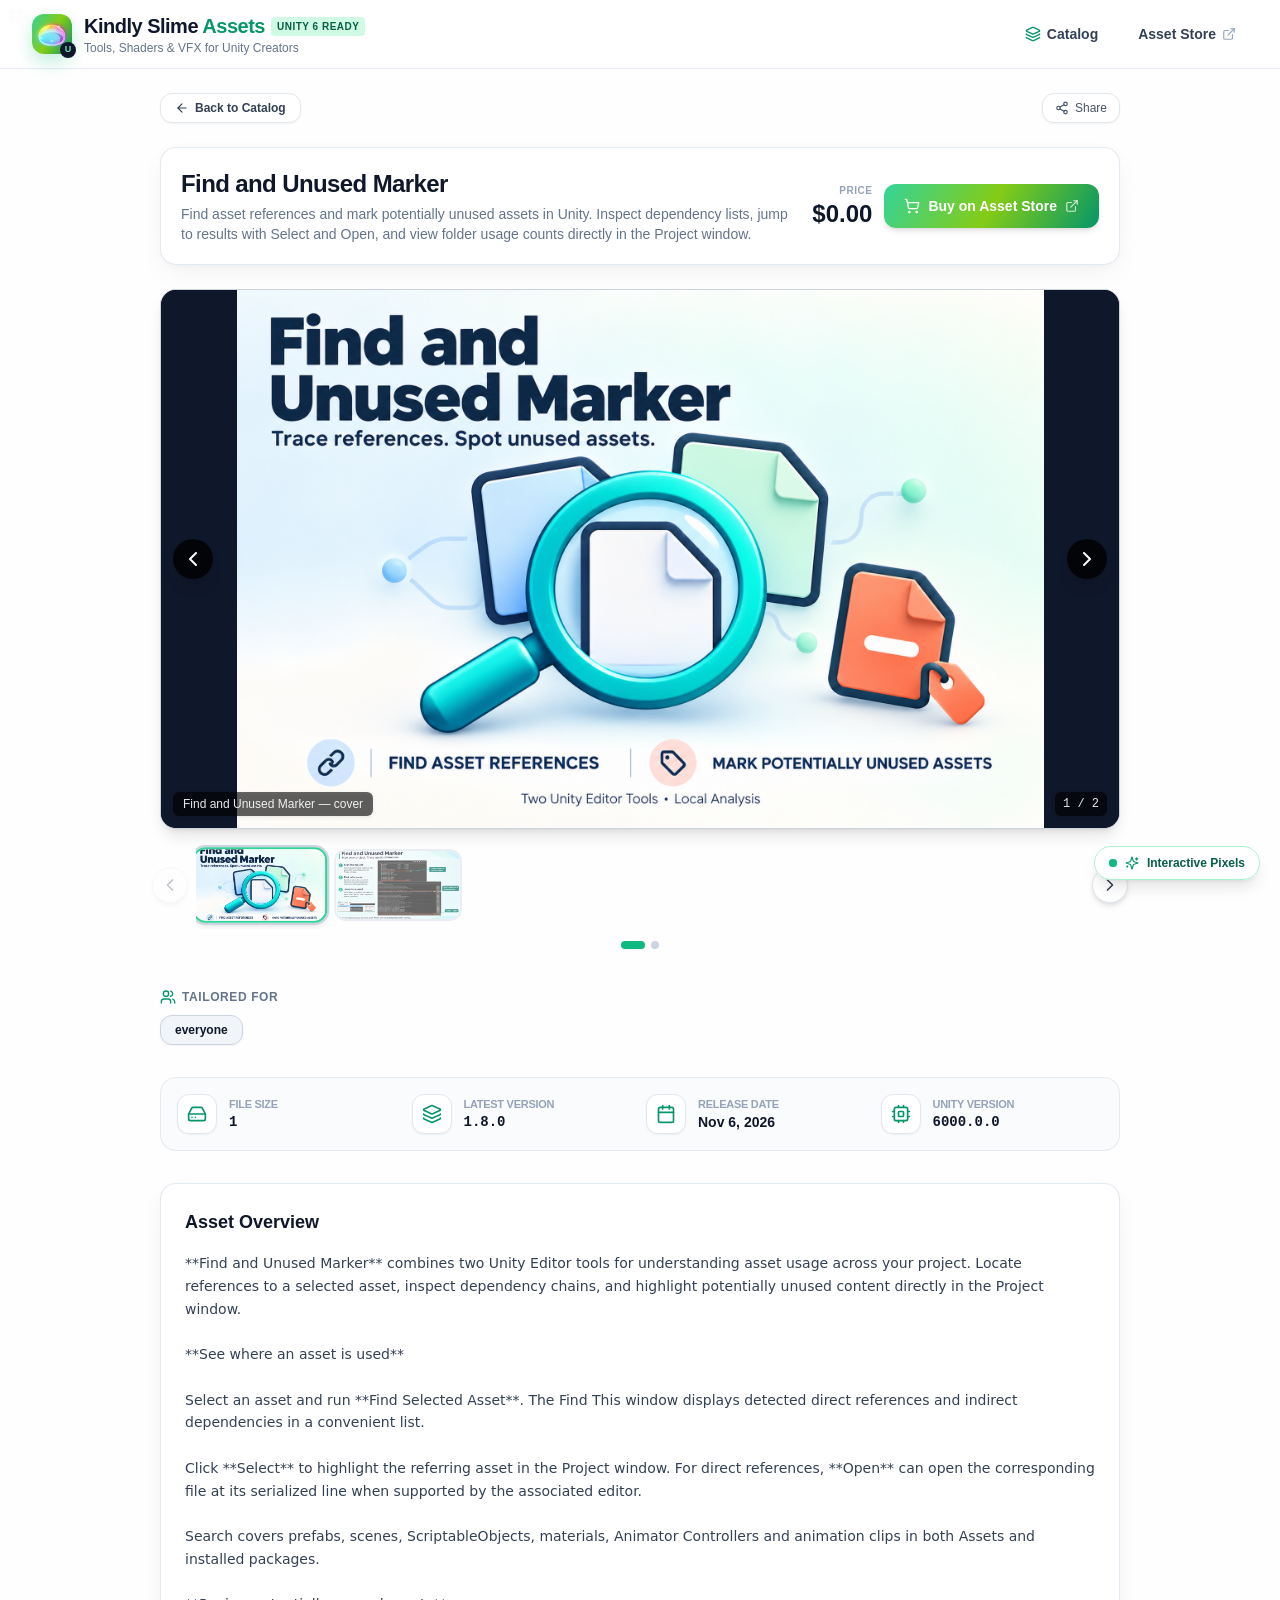
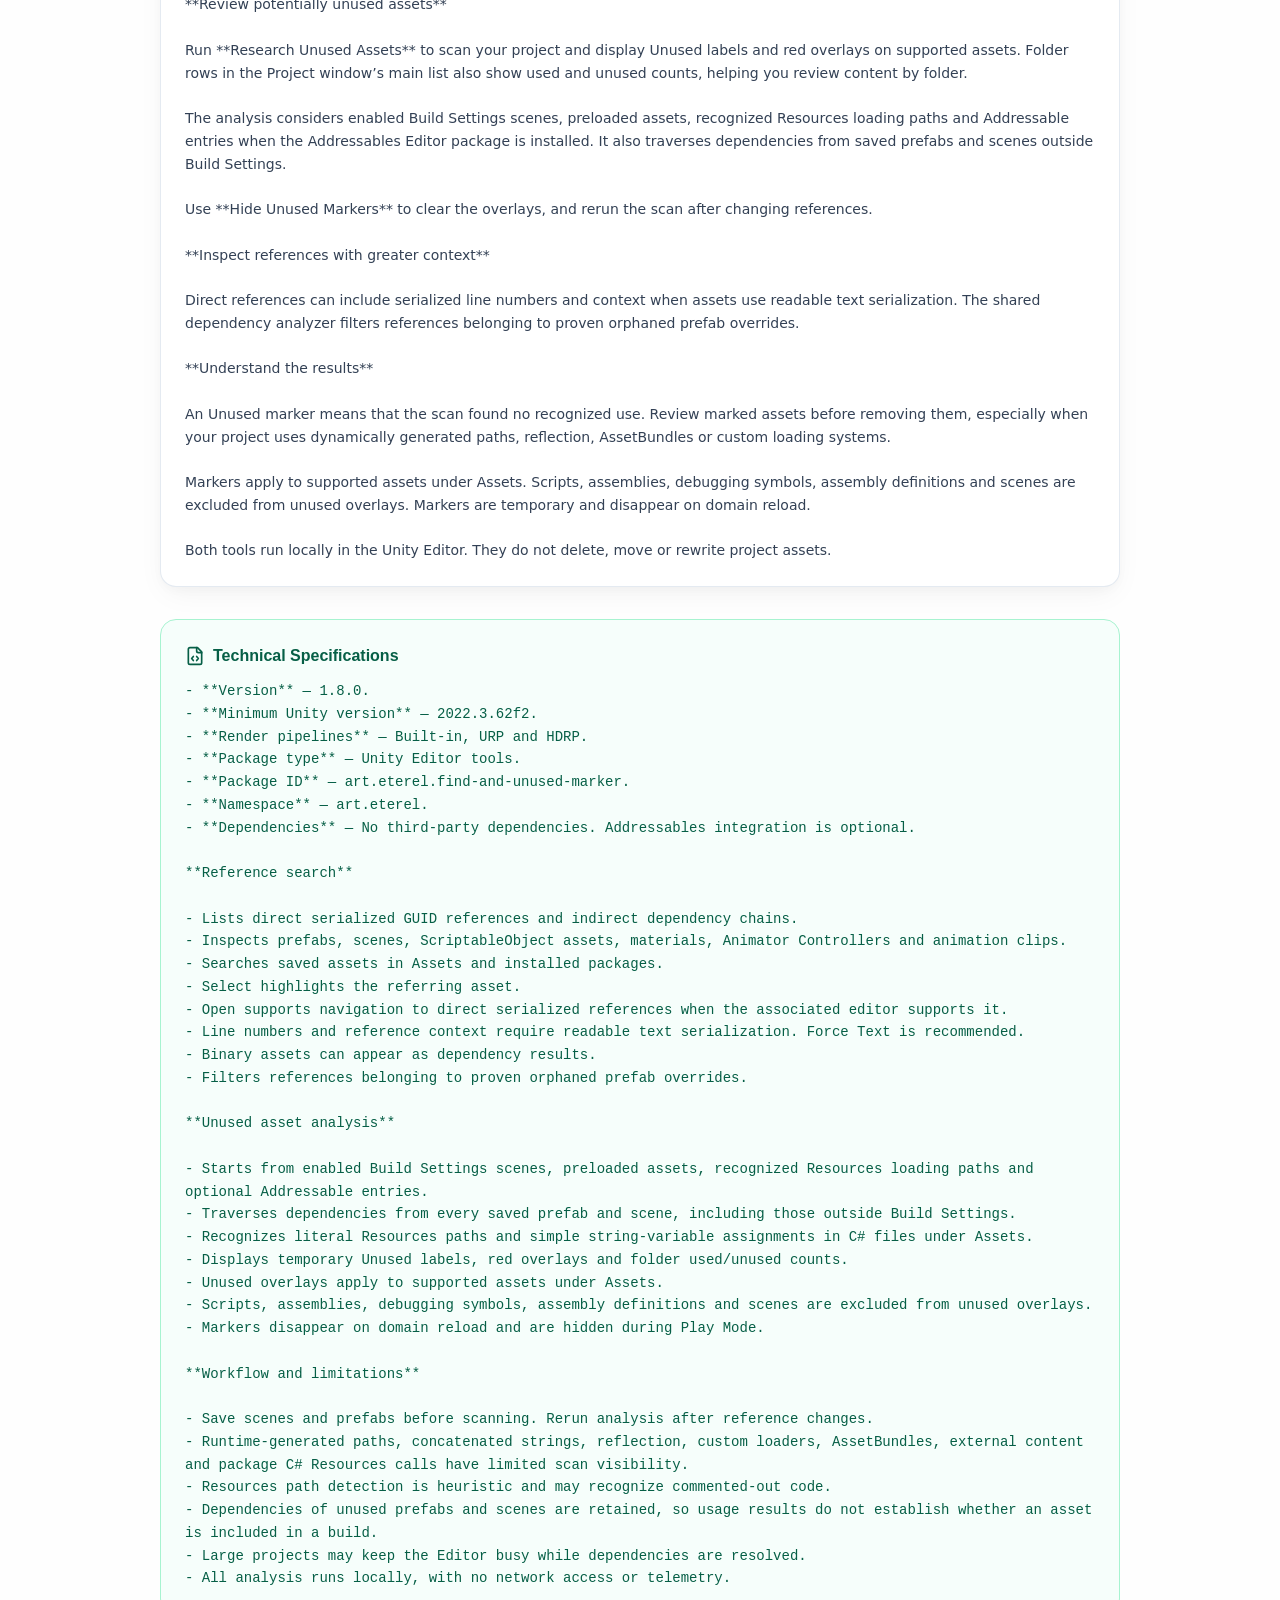
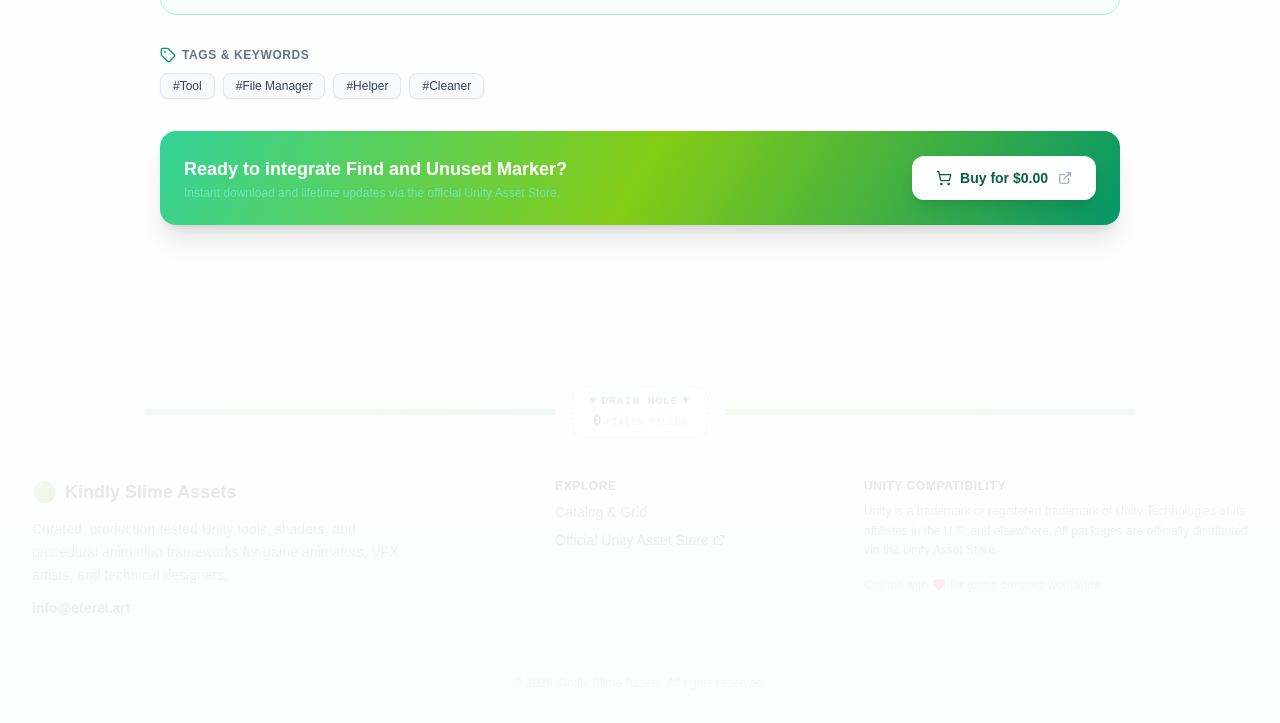
<file: asset/find-and-unused-marker/index.html>
<!DOCTYPE html><!--NpCzEX8FB5GFNMufwJMj5--><html lang="en" data-theme="slime"><head><meta charSet="utf-8"/><meta name="viewport" content="width=device-width, initial-scale=1"/><link rel="preload" as="image" href="/uploads/favicon-1792960924806.png"/><link rel="preload" as="image" href="/uploads/marketing-cover-1950x1300-1793935248577.png"/><link rel="preload" as="image" href="/uploads/find-and-unused-marker-quick-guide-1920x1080-1793935579853.png"/><link rel="stylesheet" href="/_next/static/css/ccb2f82086b17821.css" data-precedence="next"/><link rel="preload" as="script" fetchPriority="low" href="/_next/static/chunks/webpack-4772d34723bd25e0.js"/><script src="/_next/static/chunks/4bd1b696-c023c6e3521b1417.js" async=""></script><script src="/_next/static/chunks/255-a85cef9cc3a04b12.js" async=""></script><script src="/_next/static/chunks/main-app-7085bcf40c44cc89.js" async=""></script><script src="/_next/static/chunks/467-fa972514f9c76bc9.js" async=""></script><script src="/_next/static/chunks/app/layout-8eebef2918df554c.js" async=""></script><script src="/_next/static/chunks/app/asset/%5Bid%5D/page-a4ecd3cb64cf832c.js" async=""></script><title>Find and Unused Marker — Kindly Slime Assets</title><meta name="description" content="Find asset references and mark potentially unused assets in Unity. Inspect dependency lists, jump to results with Select and Open, and view folder usage counts directly in the Project window."/><link rel="canonical" href="https://ks-assets.eterel.art/asset/find-and-unused-marker/"/><meta property="og:title" content="Find and Unused Marker — Kindly Slime Assets"/><meta property="og:description" content="Find asset references and mark potentially unused assets in Unity. Inspect dependency lists, jump to results with Select and Open, and view folder usage counts directly in the Project window."/><meta property="og:url" content="https://ks-assets.eterel.art/asset/find-and-unused-marker/"/><meta property="og:image" content="https://ks-assets.eterel.art/uploads/marketing-cover-1950x1300-1793935248577.png"/><meta property="og:type" content="website"/><meta name="twitter:card" content="summary"/><meta name="twitter:title" content="Kindly Slime Assets - Unity Asset Store Catalog &amp; VFX Tools"/><meta name="twitter:description" content="Curated collection of game development tools, procedural animation systems, elemental VFX shaders, and retro screen filters for Unity creators."/><meta name="twitter:image" content="https://ks-assets.eterel.art/uploads/marketing-cover-1950x1300-1793935248577.png"/><link rel="shortcut icon" href="/favicon.ico"/><link rel="icon" href="/uploads/favicon-1792960924806.png"/><link rel="icon" href="/favicon.ico" type="image/x-icon" sizes="64x64"/><link rel="apple-touch-icon" href="/uploads/favicon-1792960924806.png"/><script src="/_next/static/chunks/polyfills-42372ed130431b0a.js" noModule=""></script></head><body class="relative min-h-screen text-slate-900 antialiased flex flex-col justify-between"><div hidden=""><!--$--><!--/$--></div><canvas class="pointer-events-none absolute left-0 top-0 z-10 block w-full opacity-90"></canvas><div class="fixed bottom-5 right-5 z-40"><button class="accent-border hover-accent-border hover-accent-bg-pale accent-text-strong group flex items-center gap-2 rounded-full border bg-white/95 px-3.5 py-2 text-xs font-semibold shadow-lg backdrop-blur-md hover:shadow-xl transition-all" title="Open Interactive Pixel Physics Settings"><span class="relative flex h-2 w-2"><span class="accent-bg absolute inline-flex h-full w-full animate-ping rounded-full opacity-75"></span><span class="accent-bg relative inline-flex h-2 w-2 rounded-full"></span></span><svg xmlns="http://www.w3.org/2000/svg" width="24" height="24" viewBox="0 0 24 24" fill="none" stroke="currentColor" stroke-width="2" stroke-linecap="round" stroke-linejoin="round" class="lucide lucide-sparkles accent-text h-3.5 w-3.5 transition-transform group-hover:rotate-12"><path d="M9.937 15.5A2 2 0 0 0 8.5 14.063l-6.135-1.582a.5.5 0 0 1 0-.962L8.5 9.936A2 2 0 0 0 9.937 8.5l1.582-6.135a.5.5 0 0 1 .963 0L14.063 8.5A2 2 0 0 0 15.5 9.937l6.135 1.581a.5.5 0 0 1 0 .964L15.5 14.063a2 2 0 0 0-1.437 1.437l-1.582 6.135a.5.5 0 0 1-.963 0z"></path><path d="M20 3v4"></path><path d="M22 5h-4"></path><path d="M4 17v2"></path><path d="M5 18H3"></path></svg><span>Interactive Pixels</span></button></div><header class="sticky top-0 z-30 w-full border-b border-slate-200/80 bg-white/85 backdrop-blur-md transition-all"><div class="mx-auto flex max-w-7xl items-center justify-between px-4 py-3 sm:px-6 lg:px-8"><a class="group flex items-center gap-3" href="/"><div class="accent-gradient-bg accent-shadow relative flex h-10 w-10 items-center justify-center rounded-xl shadow-md transition-transform duration-200 group-hover:scale-105"><img src="/uploads/favicon-1792960924806.png" alt="Kindly Slime Assets" class="h-8 w-8 select-none object-contain" width="32" height="32"/><div class="accent-text-soft absolute -bottom-1 -right-1 flex h-4 w-4 items-center justify-center rounded-full bg-slate-900 text-[9px] font-black">U</div></div><div class="flex flex-col"><div class="flex items-center gap-1.5"><span class="font-extrabold tracking-tight text-slate-900 text-lg sm:text-xl">Kindly Slime<!-- --> <span class="accent-text">Assets</span></span><span class="accent-surface accent-text-strong hidden rounded px-1.5 py-0.5 text-[10px] font-bold uppercase tracking-wider sm:inline-block">Unity 6 Ready</span></div><p class="text-xs text-slate-500 font-medium">Tools, Shaders &amp; VFX for Unity Creators</p></div></a><div class="flex items-center gap-2 sm:gap-4"><a class="flex items-center gap-1.5 rounded-lg px-3 py-1.5 text-sm font-semibold text-slate-700 hover:bg-slate-100 hover:text-slate-900 transition-colors" href="/"><svg xmlns="http://www.w3.org/2000/svg" width="24" height="24" viewBox="0 0 24 24" fill="none" stroke="currentColor" stroke-width="2" stroke-linecap="round" stroke-linejoin="round" class="lucide lucide-layers accent-text h-4 w-4"><path d="M12.83 2.18a2 2 0 0 0-1.66 0L2.6 6.08a1 1 0 0 0 0 1.83l8.58 3.91a2 2 0 0 0 1.66 0l8.58-3.9a1 1 0 0 0 0-1.83z"></path><path d="M2 12a1 1 0 0 0 .58.91l8.6 3.91a2 2 0 0 0 1.65 0l8.58-3.9A1 1 0 0 0 22 12"></path><path d="M2 17a1 1 0 0 0 .58.91l8.6 3.91a2 2 0 0 0 1.65 0l8.58-3.9A1 1 0 0 0 22 17"></path></svg><span class="hidden sm:inline">Catalog</span></a><a href="https://assetstore.unity.com" target="_blank" rel="noopener noreferrer" class="flex items-center gap-1.5 rounded-lg px-3 py-1.5 text-sm font-semibold text-slate-700 hover:bg-slate-100 hover:text-slate-900 transition-colors"><span class="hidden sm:inline">Asset Store</span><svg xmlns="http://www.w3.org/2000/svg" width="24" height="24" viewBox="0 0 24 24" fill="none" stroke="currentColor" stroke-width="2" stroke-linecap="round" stroke-linejoin="round" class="lucide lucide-external-link h-3.5 w-3.5 text-slate-400"><path d="M15 3h6v6"></path><path d="M10 14 21 3"></path><path d="M18 13v6a2 2 0 0 1-2 2H5a2 2 0 0 1-2-2V8a2 2 0 0 1 2-2h6"></path></svg></a></div></div></header><main class="relative z-20 flex-1"><script type="application/ld+json">{"@context":"https://schema.org","@type":"Product","name":"Find and Unused Marker","description":"Find asset references and mark potentially unused assets in Unity. Inspect dependency lists, jump to results with Select and Open, and view folder usage counts directly in the Project window.","image":"https://ks-assets.eterel.art/uploads/marketing-cover-1950x1300-1793935248577.png","url":"https://ks-assets.eterel.art/asset/find-and-unused-marker/","category":"Unity Asset","offers":{"@type":"Offer","price":"0.00","priceCurrency":"USD","url":"https://assetstore.unity.com/publishers/118131","availability":"https://schema.org/InStock"}}</script><div class="mx-auto max-w-5xl px-4 py-6 sm:px-6 lg:px-8"><div class="mb-6 flex items-center justify-between"><a class="hover-accent-border hover-accent-bg-pale hover-accent-text-strong inline-flex items-center gap-1.5 rounded-xl border border-slate-200 bg-white px-3.5 py-1.5 text-xs font-bold text-slate-700 shadow-sm transition-all" href="/"><svg xmlns="http://www.w3.org/2000/svg" width="24" height="24" viewBox="0 0 24 24" fill="none" stroke="currentColor" stroke-width="2" stroke-linecap="round" stroke-linejoin="round" class="lucide lucide-arrow-left h-3.5 w-3.5"><path d="m12 19-7-7 7-7"></path><path d="M19 12H5"></path></svg><span>Back to Catalog</span></a><button class="inline-flex items-center gap-1.5 rounded-xl border border-slate-200 bg-white px-3 py-1.5 text-xs font-medium text-slate-600 shadow-sm hover:bg-slate-50 transition-colors" title="Copy link to asset"><svg xmlns="http://www.w3.org/2000/svg" width="24" height="24" viewBox="0 0 24 24" fill="none" stroke="currentColor" stroke-width="2" stroke-linecap="round" stroke-linejoin="round" class="lucide lucide-share2 h-3.5 w-3.5"><circle cx="18" cy="5" r="3"></circle><circle cx="6" cy="12" r="3"></circle><circle cx="18" cy="19" r="3"></circle><line x1="8.59" x2="15.42" y1="13.51" y2="17.49"></line><line x1="15.41" x2="8.59" y1="6.51" y2="10.49"></line></svg><span>Share</span></button></div><div class="mb-6 flex flex-col gap-4 rounded-2xl border border-slate-200/90 bg-white p-5 shadow-soft-card sm:flex-row sm:items-center sm:justify-between"><div class="flex flex-col"><h1 class="text-xl sm:text-2xl font-black text-slate-900 tracking-tight leading-tight">Find and Unused Marker</h1><p class="mt-1 text-xs sm:text-sm text-slate-500 font-medium">Find asset references and mark potentially unused assets in Unity. Inspect dependency lists, jump to results with Select and Open, and view folder usage counts directly in the Project window.</p></div><div class="flex items-center gap-3 shrink-0"><div class="flex flex-col text-right"><span class="text-[10px] uppercase font-bold text-slate-400 tracking-wider">Price</span><span class="text-xl sm:text-2xl font-black text-slate-900">$0.00</span></div><a href="https://assetstore.unity.com/publishers/118131" target="_blank" rel="noopener noreferrer" class="accent-gradient-bg group flex items-center gap-2 rounded-xl px-5 py-3 text-sm font-extrabold text-white shadow-md hover:shadow-lg transition-all duration-200" title="Buy on Unity Asset Store (Opens in new window)"><svg xmlns="http://www.w3.org/2000/svg" width="24" height="24" viewBox="0 0 24 24" fill="none" stroke="currentColor" stroke-width="2" stroke-linecap="round" stroke-linejoin="round" class="lucide lucide-shopping-cart h-4 w-4 transition-transform group-hover:scale-110"><circle cx="8" cy="21" r="1"></circle><circle cx="19" cy="21" r="1"></circle><path d="M2.05 2.05h2l2.66 12.42a2 2 0 0 0 2 1.58h9.78a2 2 0 0 0 1.95-1.57l1.65-7.43H5.12"></path></svg><span>Buy on Asset Store</span><svg xmlns="http://www.w3.org/2000/svg" width="24" height="24" viewBox="0 0 24 24" fill="none" stroke="currentColor" stroke-width="2" stroke-linecap="round" stroke-linejoin="round" class="lucide lucide-external-link h-3.5 w-3.5 opacity-80"><path d="M15 3h6v6"></path><path d="M10 14 21 3"></path><path d="M18 13v6a2 2 0 0 1-2 2H5a2 2 0 0 1-2-2V8a2 2 0 0 1 2-2h6"></path></svg></a></div></div><div class="mb-2"><div class="group relative aspect-[16/9] w-full overflow-hidden rounded-2xl border border-slate-200/90 bg-slate-950 shadow-lg"><div class="relative h-full w-full flex items-center justify-center bg-slate-900"><img src="/uploads/marketing-cover-1950x1300-1793935248577.png" alt="Find and Unused Marker — cover" class="h-full w-full object-contain"/></div><button aria-label="Previous Media" class="absolute left-3 top-1/2 -translate-y-1/2 flex h-10 w-10 items-center justify-center rounded-full bg-black/80 text-white shadow-lg backdrop-blur-sm transition-all duration-200 hover:scale-110 hover:bg-black focus:outline-none focus:ring-2 focus:ring-white/50"><svg xmlns="http://www.w3.org/2000/svg" width="24" height="24" viewBox="0 0 24 24" fill="none" stroke="currentColor" stroke-width="2" stroke-linecap="round" stroke-linejoin="round" class="lucide lucide-chevron-left h-6 w-6"><path d="m15 18-6-6 6-6"></path></svg></button><button aria-label="Next Media" class="absolute right-3 top-1/2 -translate-y-1/2 flex h-10 w-10 items-center justify-center rounded-full bg-black/80 text-white shadow-lg backdrop-blur-sm transition-all duration-200 hover:scale-110 hover:bg-black focus:outline-none focus:ring-2 focus:ring-white/50"><svg xmlns="http://www.w3.org/2000/svg" width="24" height="24" viewBox="0 0 24 24" fill="none" stroke="currentColor" stroke-width="2" stroke-linecap="round" stroke-linejoin="round" class="lucide lucide-chevron-right h-6 w-6"><path d="m9 18 6-6-6-6"></path></svg></button><div class="pointer-events-none absolute bottom-3 left-3 right-3 flex items-center justify-between text-xs text-white/90 drop-shadow"><span class="font-medium bg-black/60 px-2.5 py-1 rounded-md backdrop-blur-sm">Find and Unused Marker — cover</span><span class="font-mono bg-black/60 px-2 py-1 rounded-md backdrop-blur-sm">1<!-- --> / <!-- -->2</span></div></div></div><div class="mb-10"><div class="relative mt-3 w-full"><div class="relative flex items-center"><button disabled="" aria-label="Scroll thumbnails left" class="hover-accent-border hover-accent-bg-pale hover-accent-text z-10 -ml-2 flex h-9 w-9 shrink-0 items-center justify-center rounded-full border border-slate-200 bg-white shadow-md text-slate-700 transition-all disabled:opacity-30 disabled:cursor-not-allowed"><svg xmlns="http://www.w3.org/2000/svg" width="24" height="24" viewBox="0 0 24 24" fill="none" stroke="currentColor" stroke-width="2" stroke-linecap="round" stroke-linejoin="round" class="lucide lucide-chevron-left h-5 w-5"><path d="m15 18-6-6 6-6"></path></svg></button><div class="mx-2 flex flex-1 items-center gap-2.5 overflow-x-auto py-2 scrollbar-none select-none scroll-smooth" style="cursor:grab"><button class="group relative aspect-[16/9] w-28 sm:w-32 shrink-0 overflow-hidden rounded-xl border-2 transition-all duration-200 accent-border-strong ring-2 ring-slate-300 scale-105 shadow-md"><img src="/uploads/marketing-cover-1950x1300-1793935248577.png" alt="Find and Unused Marker — cover" class="h-full w-full object-cover"/></button><button class="group relative aspect-[16/9] w-28 sm:w-32 shrink-0 overflow-hidden rounded-xl border-2 transition-all duration-200 border-slate-200 opacity-70 hover:opacity-100 hover:border-slate-300"><img src="/uploads/find-and-unused-marker-quick-guide-1920x1080-1793935579853.png" alt="Find_and_Unused_Marker_Quick_Guide_1920x1080.png" class="h-full w-full object-cover"/></button></div><button aria-label="Scroll thumbnails right" class="hover-accent-border hover-accent-bg-pale hover-accent-text z-10 -mr-2 flex h-9 w-9 shrink-0 items-center justify-center rounded-full border border-slate-200 bg-white shadow-md text-slate-700 transition-all disabled:opacity-30 disabled:cursor-not-allowed"><svg xmlns="http://www.w3.org/2000/svg" width="24" height="24" viewBox="0 0 24 24" fill="none" stroke="currentColor" stroke-width="2" stroke-linecap="round" stroke-linejoin="round" class="lucide lucide-chevron-right h-5 w-5"><path d="m9 18 6-6-6-6"></path></svg></button></div><div class="mt-3 flex items-center justify-center gap-1.5"><button aria-label="Go to slide 1" class="h-2 rounded-full transition-all duration-300 accent-bg w-6 shadow-sm"></button><button aria-label="Go to slide 2" class="h-2 rounded-full transition-all duration-300 w-2 bg-slate-300 hover:bg-slate-400"></button></div></div></div><div class="flex flex-col gap-8"><div><div class="mb-2.5 flex items-center gap-1.5 text-xs font-bold uppercase tracking-wider text-slate-500"><svg xmlns="http://www.w3.org/2000/svg" width="24" height="24" viewBox="0 0 24 24" fill="none" stroke="currentColor" stroke-width="2" stroke-linecap="round" stroke-linejoin="round" class="lucide lucide-users accent-text h-4 w-4"><path d="M16 21v-2a4 4 0 0 0-4-4H6a4 4 0 0 0-4 4v2"></path><circle cx="9" cy="7" r="4"></circle><path d="M22 21v-2a4 4 0 0 0-3-3.87"></path><path d="M16 3.13a4 4 0 0 1 0 7.75"></path></svg><span>Tailored For</span></div><div class="flex flex-wrap gap-2"><div class="flex items-center gap-1.5 rounded-xl border px-3.5 py-1.5 text-xs font-extrabold shadow-sm transition-transform hover:scale-105 bg-slate-100 text-slate-900 border-slate-300"><span>everyone</span></div></div></div><div class="grid grid-cols-2 gap-3 rounded-2xl border border-slate-200/90 bg-slate-50/70 p-4 sm:grid-cols-4"><div class="flex items-center gap-3"><div class="accent-text flex h-10 w-10 shrink-0 items-center justify-center rounded-xl bg-white border border-slate-200 shadow-sm"><svg xmlns="http://www.w3.org/2000/svg" width="24" height="24" viewBox="0 0 24 24" fill="none" stroke="currentColor" stroke-width="2" stroke-linecap="round" stroke-linejoin="round" class="lucide lucide-hard-drive h-5 w-5"><line x1="22" x2="2" y1="12" y2="12"></line><path d="M5.45 5.11 2 12v6a2 2 0 0 0 2 2h16a2 2 0 0 0 2-2v-6l-3.45-6.89A2 2 0 0 0 16.76 4H7.24a2 2 0 0 0-1.79 1.11z"></path><line x1="6" x2="6.01" y1="16" y2="16"></line><line x1="10" x2="10.01" y1="16" y2="16"></line></svg></div><div class="flex flex-col"><span class="text-[11px] font-semibold text-slate-400 uppercase tracking-tight">File size</span><span class="font-mono text-sm font-bold text-slate-900">1</span></div></div><div class="flex items-center gap-3"><div class="accent-text flex h-10 w-10 shrink-0 items-center justify-center rounded-xl bg-white border border-slate-200 shadow-sm"><svg xmlns="http://www.w3.org/2000/svg" width="24" height="24" viewBox="0 0 24 24" fill="none" stroke="currentColor" stroke-width="2" stroke-linecap="round" stroke-linejoin="round" class="lucide lucide-layers h-5 w-5"><path d="M12.83 2.18a2 2 0 0 0-1.66 0L2.6 6.08a1 1 0 0 0 0 1.83l8.58 3.91a2 2 0 0 0 1.66 0l8.58-3.9a1 1 0 0 0 0-1.83z"></path><path d="M2 12a1 1 0 0 0 .58.91l8.6 3.91a2 2 0 0 0 1.65 0l8.58-3.9A1 1 0 0 0 22 12"></path><path d="M2 17a1 1 0 0 0 .58.91l8.6 3.91a2 2 0 0 0 1.65 0l8.58-3.9A1 1 0 0 0 22 17"></path></svg></div><div class="flex flex-col"><span class="text-[11px] font-semibold text-slate-400 uppercase tracking-tight">Latest version</span><span class="font-mono text-sm font-bold text-slate-900">1.8.0</span></div></div><div class="flex items-center gap-3"><div class="accent-text flex h-10 w-10 shrink-0 items-center justify-center rounded-xl bg-white border border-slate-200 shadow-sm"><svg xmlns="http://www.w3.org/2000/svg" width="24" height="24" viewBox="0 0 24 24" fill="none" stroke="currentColor" stroke-width="2" stroke-linecap="round" stroke-linejoin="round" class="lucide lucide-calendar h-5 w-5"><path d="M8 2v4"></path><path d="M16 2v4"></path><rect width="18" height="18" x="3" y="4" rx="2"></rect><path d="M3 10h18"></path></svg></div><div class="flex flex-col"><span class="text-[11px] font-semibold text-slate-400 uppercase tracking-tight">Release date</span><span class="text-sm font-bold text-slate-900">Nov 6, 2026</span></div></div><div class="flex items-center gap-3"><div class="accent-text flex h-10 w-10 shrink-0 items-center justify-center rounded-xl bg-white border border-slate-200 shadow-sm"><svg xmlns="http://www.w3.org/2000/svg" width="24" height="24" viewBox="0 0 24 24" fill="none" stroke="currentColor" stroke-width="2" stroke-linecap="round" stroke-linejoin="round" class="lucide lucide-cpu h-5 w-5"><rect width="16" height="16" x="4" y="4" rx="2"></rect><rect width="6" height="6" x="9" y="9" rx="1"></rect><path d="M15 2v2"></path><path d="M15 20v2"></path><path d="M2 15h2"></path><path d="M2 9h2"></path><path d="M20 15h2"></path><path d="M20 9h2"></path><path d="M9 2v2"></path><path d="M9 20v2"></path></svg></div><div class="flex flex-col"><span class="text-[11px] font-semibold text-slate-400 uppercase tracking-tight">Unity version</span><span class="font-mono text-sm font-bold text-slate-900">6000.0.0</span></div></div></div><div class="rounded-2xl border border-slate-200/90 bg-white p-6 shadow-soft-card"><h3 class="mb-4 text-lg font-bold text-slate-900">Asset Overview</h3><div class="prose prose-slate max-w-none text-sm text-slate-700 leading-relaxed whitespace-pre-line font-sans">**Find and Unused Marker** combines two Unity Editor tools for understanding asset usage across your project. Locate references to a selected asset, inspect dependency chains, and highlight potentially unused content directly in the Project window.

**See where an asset is used**

Select an asset and run **Find Selected Asset**. The Find This window displays detected direct references and indirect dependencies in a convenient list.

Click **Select** to highlight the referring asset in the Project window. For direct references, **Open** can open the corresponding file at its serialized line when supported by the associated editor.

Search covers prefabs, scenes, ScriptableObjects, materials, Animator Controllers and animation clips in both Assets and installed packages.

**Review potentially unused assets**

Run **Research Unused Assets** to scan your project and display Unused labels and red overlays on supported assets. Folder rows in the Project window’s main list also show used and unused counts, helping you review content by folder.

The analysis considers enabled Build Settings scenes, preloaded assets, recognized Resources loading paths and Addressable entries when the Addressables Editor package is installed. It also traverses dependencies from saved prefabs and scenes outside Build Settings.

Use **Hide Unused Markers** to clear the overlays, and rerun the scan after changing references.

**Inspect references with greater context**

Direct references can include serialized line numbers and context when assets use readable text serialization. The shared dependency analyzer filters references belonging to proven orphaned prefab overrides.

**Understand the results**

An Unused marker means that the scan found no recognized use. Review marked assets before removing them, especially when your project uses dynamically generated paths, reflection, AssetBundles or custom loading systems.

Markers apply to supported assets under Assets. Scripts, assemblies, debugging symbols, assembly definitions and scenes are excluded from unused overlays. Markers are temporary and disappear on domain reload.

Both tools run locally in the Unity Editor. They do not delete, move or rewrite project assets.</div></div><div class="accent-technical rounded-2xl border p-6"><div class="mb-3 flex items-center gap-2"><svg xmlns="http://www.w3.org/2000/svg" width="24" height="24" viewBox="0 0 24 24" fill="none" stroke="currentColor" stroke-width="2" stroke-linecap="round" stroke-linejoin="round" class="lucide lucide-file-code accent-text-strong h-5 w-5"><path d="M10 12.5 8 15l2 2.5"></path><path d="m14 12.5 2 2.5-2 2.5"></path><path d="M14 2v4a2 2 0 0 0 2 2h4"></path><path d="M15 2H6a2 2 0 0 0-2 2v16a2 2 0 0 0 2 2h12a2 2 0 0 0 2-2V7z"></path></svg><h3 class="accent-technical-text text-base font-extrabold">Technical Specifications</h3></div><div class="accent-technical-text prose max-w-none text-sm leading-relaxed whitespace-pre-line font-mono">- **Version** — 1.8.0.
- **Minimum Unity version** — 2022.3.62f2.
- **Render pipelines** — Built-in, URP and HDRP.
- **Package type** — Unity Editor tools.
- **Package ID** — art.eterel.find-and-unused-marker.
- **Namespace** — art.eterel.
- **Dependencies** — No third-party dependencies. Addressables integration is optional.

**Reference search**

- Lists direct serialized GUID references and indirect dependency chains.
- Inspects prefabs, scenes, ScriptableObject assets, materials, Animator Controllers and animation clips.
- Searches saved assets in Assets and installed packages.
- Select highlights the referring asset.
- Open supports navigation to direct serialized references when the associated editor supports it.
- Line numbers and reference context require readable text serialization. Force Text is recommended.
- Binary assets can appear as dependency results.
- Filters references belonging to proven orphaned prefab overrides.

**Unused asset analysis**

- Starts from enabled Build Settings scenes, preloaded assets, recognized Resources loading paths and optional Addressable entries.
- Traverses dependencies from every saved prefab and scene, including those outside Build Settings.
- Recognizes literal Resources paths and simple string-variable assignments in C# files under Assets.
- Displays temporary Unused labels, red overlays and folder used/unused counts.
- Unused overlays apply to supported assets under Assets.
- Scripts, assemblies, debugging symbols, assembly definitions and scenes are excluded from unused overlays.
- Markers disappear on domain reload and are hidden during Play Mode.

**Workflow and limitations**

- Save scenes and prefabs before scanning. Rerun analysis after reference changes.
- Runtime-generated paths, concatenated strings, reflection, custom loaders, AssetBundles, external content and package C# Resources calls have limited scan visibility.
- Resources path detection is heuristic and may recognize commented-out code.
- Dependencies of unused prefabs and scenes are retained, so usage results do not establish whether an asset is included in a build.
- Large projects may keep the Editor busy while dependencies are resolved.
- All analysis runs locally, with no network access or telemetry.</div></div><div><div class="mb-2.5 flex items-center gap-1.5 text-xs font-bold uppercase tracking-wider text-slate-500"><svg xmlns="http://www.w3.org/2000/svg" width="24" height="24" viewBox="0 0 24 24" fill="none" stroke="currentColor" stroke-width="2" stroke-linecap="round" stroke-linejoin="round" class="lucide lucide-tag accent-text h-4 w-4"><path d="M12.586 2.586A2 2 0 0 0 11.172 2H4a2 2 0 0 0-2 2v7.172a2 2 0 0 0 .586 1.414l8.704 8.704a2.426 2.426 0 0 0 3.42 0l6.58-6.58a2.426 2.426 0 0 0 0-3.42z"></path><circle cx="7.5" cy="7.5" r=".5" fill="currentColor"></circle></svg><span>Tags &amp; Keywords</span></div><div class="flex flex-wrap gap-2"><span class="hover-accent-border hover-accent-bg-pale hover-accent-text-strong rounded-lg border border-slate-200 bg-slate-50 px-3 py-1 text-xs font-medium text-slate-700 shadow-sm transition-colors">#<!-- -->Tool</span><span class="hover-accent-border hover-accent-bg-pale hover-accent-text-strong rounded-lg border border-slate-200 bg-slate-50 px-3 py-1 text-xs font-medium text-slate-700 shadow-sm transition-colors">#<!-- -->File Manager</span><span class="hover-accent-border hover-accent-bg-pale hover-accent-text-strong rounded-lg border border-slate-200 bg-slate-50 px-3 py-1 text-xs font-medium text-slate-700 shadow-sm transition-colors">#<!-- -->Helper</span><span class="hover-accent-border hover-accent-bg-pale hover-accent-text-strong rounded-lg border border-slate-200 bg-slate-50 px-3 py-1 text-xs font-medium text-slate-700 shadow-sm transition-colors">#<!-- -->Cleaner</span></div></div><div class="accent-gradient-bg flex flex-col items-center justify-between gap-4 rounded-2xl p-6 text-white shadow-xl sm:flex-row"><div><h4 class="text-lg font-extrabold">Ready to integrate Find and Unused Marker?</h4><p class="accent-text-soft text-xs mt-0.5">Instant download and lifetime updates via the official Unity Asset Store.</p></div><a href="https://assetstore.unity.com/publishers/118131" target="_blank" rel="noopener noreferrer" class="accent-text-strong hover-accent-bg-pale flex items-center gap-2 rounded-xl bg-white px-6 py-3 text-sm font-extrabold shadow-lg hover:scale-105 transition-all shrink-0"><svg xmlns="http://www.w3.org/2000/svg" width="24" height="24" viewBox="0 0 24 24" fill="none" stroke="currentColor" stroke-width="2" stroke-linecap="round" stroke-linejoin="round" class="lucide lucide-shopping-cart accent-text-strong h-4 w-4"><circle cx="8" cy="21" r="1"></circle><circle cx="19" cy="21" r="1"></circle><path d="M2.05 2.05h2l2.66 12.42a2 2 0 0 0 2 1.58h9.78a2 2 0 0 0 1.95-1.57l1.65-7.43H5.12"></path></svg><span>Buy for <!-- -->$0.00</span><svg xmlns="http://www.w3.org/2000/svg" width="24" height="24" viewBox="0 0 24 24" fill="none" stroke="currentColor" stroke-width="2" stroke-linecap="round" stroke-linejoin="round" class="lucide lucide-external-link h-3.5 w-3.5 text-slate-400 ml-0.5"><path d="M15 3h6v6"></path><path d="M10 14 21 3"></path><path d="M18 13v6a2 2 0 0 1-2 2H5a2 2 0 0 1-2-2V8a2 2 0 0 1 2-2h6"></path></svg></a></div></div></div><!--$--><!--/$--></main><footer class="relative mt-24 w-full overflow-hidden border-t border-slate-200/90 bg-gradient-to-b from-slate-50 to-slate-100 pt-10 pb-8 text-slate-600"><div class="relative mx-auto mb-10 max-w-5xl px-4"><div class="flex items-center justify-between gap-4 text-xs font-mono text-slate-400"><div class="h-1.5 flex-1 rounded-full bg-slate-300 relative overflow-hidden"><div class="accent-gradient-bg absolute inset-0 opacity-60"></div></div><div class="accent-border-strong flex flex-col items-center px-4 py-1.5 rounded-xl border border-dashed bg-white shadow-sm text-center"><span class="accent-text-strong text-[11px] font-bold uppercase tracking-widest flex items-center gap-1"><span class="inline-block animate-bounce text-xs">▼</span>DRAIN HOLE<span class="inline-block animate-bounce text-xs">▼</span></span><span class="mt-0.5 flex items-baseline gap-1 text-[10px] uppercase tracking-wide text-slate-400"><strong class="text-sm font-black tabular-nums text-slate-900">0</strong>pixels fallen</span></div><div class="h-1.5 flex-1 rounded-full bg-slate-300 relative overflow-hidden"><div class="accent-gradient-bg-reverse absolute inset-0 opacity-60"></div></div></div></div><div class="mx-auto max-w-7xl px-4 sm:px-6 lg:px-8"><div class="grid grid-cols-1 gap-8 md:grid-cols-3"><div class="flex flex-col gap-3"><div class="flex items-center gap-2 font-extrabold text-slate-900 text-lg"><span class="text-xl">🟢</span><span>Kindly Slime Assets</span></div><p class="text-sm text-slate-500 leading-relaxed">Curated, production-tested Unity tools, shaders, and procedural animation frameworks for game animators, VFX artists, and technical designers.</p><a href="mailto:info@eterel.art" class="hover-accent-text w-fit text-sm font-semibold text-slate-600 transition-colors">info@eterel.art</a></div><div class="flex flex-col gap-2 md:items-center"><div class="flex flex-col gap-2"><h4 class="text-xs font-bold uppercase tracking-wider text-slate-900">Explore</h4><a class="hover-accent-text text-sm transition-colors" href="/">Catalog &amp; Grid</a><a href="https://assetstore.unity.com" target="_blank" rel="noopener noreferrer" class="hover-accent-text inline-flex items-center gap-1 text-sm transition-colors">Official Unity Asset Store <svg xmlns="http://www.w3.org/2000/svg" width="24" height="24" viewBox="0 0 24 24" fill="none" stroke="currentColor" stroke-width="2" stroke-linecap="round" stroke-linejoin="round" class="lucide lucide-external-link h-3 w-3"><path d="M15 3h6v6"></path><path d="M10 14 21 3"></path><path d="M18 13v6a2 2 0 0 1-2 2H5a2 2 0 0 1-2-2V8a2 2 0 0 1 2-2h6"></path></svg></a></div></div><div class="flex flex-col gap-2"><h4 class="text-xs font-bold uppercase tracking-wider text-slate-900">Unity Compatibility</h4><p class="text-xs text-slate-500 leading-relaxed">Unity is a trademark or registered trademark of Unity Technologies or its affiliates in the U.S. and elsewhere. All packages are officially distributed via the Unity Asset Store.</p><div class="mt-2 flex items-center gap-1 text-xs text-slate-400"><span>Crafted with</span><svg xmlns="http://www.w3.org/2000/svg" width="24" height="24" viewBox="0 0 24 24" fill="none" stroke="currentColor" stroke-width="2" stroke-linecap="round" stroke-linejoin="round" class="lucide lucide-heart h-3.5 w-3.5 text-rose-500 fill-rose-500"><path d="M19 14c1.49-1.46 3-3.21 3-5.5A5.5 5.5 0 0 0 16.5 3c-1.76 0-3 .5-4.5 2-1.5-1.5-2.74-2-4.5-2A5.5 5.5 0 0 0 2 8.5c0 2.3 1.5 4.05 3 5.5l7 7Z"></path></svg><span>for game creators worldwide</span></div></div></div><div class="mt-8 border-t border-slate-200/60 pt-6 text-center text-xs text-slate-400">© <!-- -->2026<!-- --> <!-- -->Kindly Slime Assets. All rights reserved.</div></div></footer><script src="/_next/static/chunks/webpack-4772d34723bd25e0.js" id="_R_" async=""></script><script>(self.__next_f=self.__next_f||[]).push([0])</script><script>self.__next_f.push([1,"1:\"$Sreact.fragment\"\n2:I[3754,[\"467\",\"static/chunks/467-fa972514f9c76bc9.js\",\"177\",\"static/chunks/app/layout-8eebef2918df554c.js\"],\"default\"]\n3:I[63,[\"467\",\"static/chunks/467-fa972514f9c76bc9.js\",\"177\",\"static/chunks/app/layout-8eebef2918df554c.js\"],\"default\"]\n4:I[9766,[],\"\"]\n5:I[8924,[],\"\"]\n6:I[1544,[\"467\",\"static/chunks/467-fa972514f9c76bc9.js\",\"177\",\"static/chunks/app/layout-8eebef2918df554c.js\"],\"default\"]\n8:I[4431,[],\"OutletBoundary\"]\na:I[5278,[],\"AsyncMetadataOutlet\"]\nc:I[4431,[],\"ViewportBoundary\"]\ne:I[4431,[],\"MetadataBoundary\"]\nf:\"$Sreact.suspense\"\n11:I[7150,[],\"\"]\n:HL[\"/_next/static/css/ccb2f82086b17821.css\",\"style\"]\n"])</script><script>self.__next_f.push([1,"0:{\"P\":null,\"b\":\"NpCzEX8FB5GFNMufwJMj5\",\"p\":\"\",\"c\":[\"\",\"asset\",\"find-and-unused-marker\",\"\"],\"i\":false,\"f\":[[[\"\",{\"children\":[\"asset\",{\"children\":[[\"id\",\"find-and-unused-marker\",\"d\"],{\"children\":[\"__PAGE__\",{}]}]}]},\"$undefined\",\"$undefined\",true],[\"\",[\"$\",\"$1\",\"c\",{\"children\":[[[\"$\",\"link\",\"0\",{\"rel\":\"stylesheet\",\"href\":\"/_next/static/css/ccb2f82086b17821.css\",\"precedence\":\"next\",\"crossOrigin\":\"$undefined\",\"nonce\":\"$undefined\"}]],[\"$\",\"html\",null,{\"lang\":\"en\",\"data-theme\":\"slime\",\"children\":[\"$\",\"body\",null,{\"className\":\"relative min-h-screen text-slate-900 antialiased flex flex-col justify-between\",\"children\":[[\"$\",\"$L2\",null,{}],[\"$\",\"$L3\",null,{}],[\"$\",\"main\",null,{\"className\":\"relative z-20 flex-1\",\"children\":[\"$\",\"$L4\",null,{\"parallelRouterKey\":\"children\",\"error\":\"$undefined\",\"errorStyles\":\"$undefined\",\"errorScripts\":\"$undefined\",\"template\":[\"$\",\"$L5\",null,{}],\"templateStyles\":\"$undefined\",\"templateScripts\":\"$undefined\",\"notFound\":[[[\"$\",\"title\",null,{\"children\":\"404: This page could not be found.\"}],[\"$\",\"div\",null,{\"style\":{\"fontFamily\":\"system-ui,\\\"Segoe UI\\\",Roboto,Helvetica,Arial,sans-serif,\\\"Apple Color Emoji\\\",\\\"Segoe UI Emoji\\\"\",\"height\":\"100vh\",\"textAlign\":\"center\",\"display\":\"flex\",\"flexDirection\":\"column\",\"alignItems\":\"center\",\"justifyContent\":\"center\"},\"children\":[\"$\",\"div\",null,{\"children\":[[\"$\",\"style\",null,{\"dangerouslySetInnerHTML\":{\"__html\":\"body{color:#000;background:#fff;margin:0}.next-error-h1{border-right:1px solid rgba(0,0,0,.3)}@media (prefers-color-scheme:dark){body{color:#fff;background:#000}.next-error-h1{border-right:1px solid rgba(255,255,255,.3)}}\"}}],[\"$\",\"h1\",null,{\"className\":\"next-error-h1\",\"style\":{\"display\":\"inline-block\",\"margin\":\"0 20px 0 0\",\"padding\":\"0 23px 0 0\",\"fontSize\":24,\"fontWeight\":500,\"verticalAlign\":\"top\",\"lineHeight\":\"49px\"},\"children\":404}],[\"$\",\"div\",null,{\"style\":{\"display\":\"inline-block\"},\"children\":[\"$\",\"h2\",null,{\"style\":{\"fontSize\":14,\"fontWeight\":400,\"lineHeight\":\"49px\",\"margin\":0},\"children\":\"This page could not be found.\"}]}]]}]}]],[]],\"forbidden\":\"$undefined\",\"unauthorized\":\"$undefined\"}]}],[\"$\",\"$L6\",null,{}]]}]}]]}],{\"children\":[\"asset\",[\"$\",\"$1\",\"c\",{\"children\":[null,[\"$\",\"$L4\",null,{\"parallelRouterKey\":\"children\",\"error\":\"$undefined\",\"errorStyles\":\"$undefined\",\"errorScripts\":\"$undefined\",\"template\":[\"$\",\"$L5\",null,{}],\"templateStyles\":\"$undefined\",\"templateScripts\":\"$undefined\",\"notFound\":\"$undefined\",\"forbidden\":\"$undefined\",\"unauthorized\":\"$undefined\"}]]}],{\"children\":[[\"id\",\"find-and-unused-marker\",\"d\"],[\"$\",\"$1\",\"c\",{\"children\":[null,[\"$\",\"$L4\",null,{\"parallelRouterKey\":\"children\",\"error\":\"$undefined\",\"errorStyles\":\"$undefined\",\"errorScripts\":\"$undefined\",\"template\":[\"$\",\"$L5\",null,{}],\"templateStyles\":\"$undefined\",\"templateScripts\":\"$undefined\",\"notFound\":\"$undefined\",\"forbidden\":\"$undefined\",\"unauthorized\":\"$undefined\"}]]}],{\"children\":[\"__PAGE__\",[\"$\",\"$1\",\"c\",{\"children\":[\"$L7\",null,[\"$\",\"$L8\",null,{\"children\":[\"$L9\",[\"$\",\"$La\",null,{\"promise\":\"$@b\"}]]}]]}],{},null,false]},null,false]},null,false]},null,false],[\"$\",\"$1\",\"h\",{\"children\":[null,[[\"$\",\"$Lc\",null,{\"children\":\"$Ld\"}],null],[\"$\",\"$Le\",null,{\"children\":[\"$\",\"div\",null,{\"hidden\":true,\"children\":[\"$\",\"$f\",null,{\"fallback\":null,\"children\":\"$L10\"}]}]}]]}],false]],\"m\":\"$undefined\",\"G\":[\"$11\",[]],\"s\":false,\"S\":true}\n"])</script><script>self.__next_f.push([1,"12:I[9665,[\"467\",\"static/chunks/467-fa972514f9c76bc9.js\",\"325\",\"static/chunks/app/asset/%5Bid%5D/page-a4ecd3cb64cf832c.js\"],\"default\"]\n13:T8b6,"])</script><script>self.__next_f.push([1,"**Find and Unused Marker** combines two Unity Editor tools for understanding asset usage across your project. Locate references to a selected asset, inspect dependency chains, and highlight potentially unused content directly in the Project window.\n\n**See where an asset is used**\n\nSelect an asset and run **Find Selected Asset**. The Find This window displays detected direct references and indirect dependencies in a convenient list.\n\nClick **Select** to highlight the referring asset in the Project window. For direct references, **Open** can open the corresponding file at its serialized line when supported by the associated editor.\n\nSearch covers prefabs, scenes, ScriptableObjects, materials, Animator Controllers and animation clips in both Assets and installed packages.\n\n**Review potentially unused assets**\n\nRun **Research Unused Assets** to scan your project and display Unused labels and red overlays on supported assets. Folder rows in the Project window’s main list also show used and unused counts, helping you review content by folder.\n\nThe analysis considers enabled Build Settings scenes, preloaded assets, recognized Resources loading paths and Addressable entries when the Addressables Editor package is installed. It also traverses dependencies from saved prefabs and scenes outside Build Settings.\n\nUse **Hide Unused Markers** to clear the overlays, and rerun the scan after changing references.\n\n**Inspect references with greater context**\n\nDirect references can include serialized line numbers and context when assets use readable text serialization. The shared dependency analyzer filters references belonging to proven orphaned prefab overrides.\n\n**Understand the results**\n\nAn Unused marker means that the scan found no recognized use. Review marked assets before removing them, especially when your project uses dynamically generated paths, reflection, AssetBundles or custom loading systems.\n\nMarkers apply to supported assets under Assets. Scripts, assemblies, debugging symbols, assembly definitions and scenes are excluded from unused overlays. Markers are temporary and disappear on domain reload.\n\nBoth tools run locally in the Unity Editor. They do not delete, move or rewrite project assets."])</script><script>self.__next_f.push([1,"14:T8e3,"])</script><script>self.__next_f.push([1,"- **Version** — 1.8.0.\n- **Minimum Unity version** — 2022.3.62f2.\n- **Render pipelines** — Built-in, URP and HDRP.\n- **Package type** — Unity Editor tools.\n- **Package ID** — art.eterel.find-and-unused-marker.\n- **Namespace** — art.eterel.\n- **Dependencies** — No third-party dependencies. Addressables integration is optional.\n\n**Reference search**\n\n- Lists direct serialized GUID references and indirect dependency chains.\n- Inspects prefabs, scenes, ScriptableObject assets, materials, Animator Controllers and animation clips.\n- Searches saved assets in Assets and installed packages.\n- Select highlights the referring asset.\n- Open supports navigation to direct serialized references when the associated editor supports it.\n- Line numbers and reference context require readable text serialization. Force Text is recommended.\n- Binary assets can appear as dependency results.\n- Filters references belonging to proven orphaned prefab overrides.\n\n**Unused asset analysis**\n\n- Starts from enabled Build Settings scenes, preloaded assets, recognized Resources loading paths and optional Addressable entries.\n- Traverses dependencies from every saved prefab and scene, including those outside Build Settings.\n- Recognizes literal Resources paths and simple string-variable assignments in C# files under Assets.\n- Displays temporary Unused labels, red overlays and folder used/unused counts.\n- Unused overlays apply to supported assets under Assets.\n- Scripts, assemblies, debugging symbols, assembly definitions and scenes are excluded from unused overlays.\n- Markers disappear on domain reload and are hidden during Play Mode.\n\n**Workflow and limitations**\n\n- Save scenes and prefabs before scanning. Rerun analysis after reference changes.\n- Runtime-generated paths, concatenated strings, reflection, custom loaders, AssetBundles, external content and package C# Resources calls have limited scan visibility.\n- Resources path detection is heuristic and may recognize commented-out code.\n- Dependencies of unused prefabs and scenes are retained, so usage results do not establish whether an asset is included in a build.\n- Large projects may keep the Editor busy while dependencies are resolved.\n- All analysis runs locally, with no network access or telemetry."])</script><script>self.__next_f.push([1,"7:[[\"$\",\"script\",null,{\"type\":\"application/ld+json\",\"dangerouslySetInnerHTML\":{\"__html\":\"{\\\"@context\\\":\\\"https://schema.org\\\",\\\"@type\\\":\\\"Product\\\",\\\"name\\\":\\\"Find and Unused Marker\\\",\\\"description\\\":\\\"Find asset references and mark potentially unused assets in Unity. Inspect dependency lists, jump to results with Select and Open, and view folder usage counts directly in the Project window.\\\",\\\"image\\\":\\\"https://ks-assets.eterel.art/uploads/marketing-cover-1950x1300-1793935248577.png\\\",\\\"url\\\":\\\"https://ks-assets.eterel.art/asset/find-and-unused-marker/\\\",\\\"category\\\":\\\"Unity Asset\\\",\\\"offers\\\":{\\\"@type\\\":\\\"Offer\\\",\\\"price\\\":\\\"0.00\\\",\\\"priceCurrency\\\":\\\"USD\\\",\\\"url\\\":\\\"https://assetstore.unity.com/publishers/118131\\\",\\\"availability\\\":\\\"https://schema.org/InStock\\\"}}\"}}],[\"$\",\"$L12\",null,{\"asset\":{\"id\":\"find-and-unused-marker\",\"slug\":\"find-and-unused-marker\",\"title\":\"Find and Unused Marker\",\"shortDescription\":\"Find asset references and mark potentially unused assets in Unity. Inspect dependency lists, jump to results with Select and Open, and view folder usage counts directly in the Project window.\",\"price\":0,\"comingSoon\":false,\"unityStoreUrl\":\"https://assetstore.unity.com/publishers/118131\",\"primaryThumbnailUrl\":\"/uploads/marketing-cover-1950x1300-1793935248577.png\",\"media\":[{\"id\":\"media-1793935579856\",\"type\":\"image\",\"url\":\"/uploads/find-and-unused-marker-quick-guide-1920x1080-1793935579853.png\",\"title\":\"Find_and_Unused_Marker_Quick_Guide_1920x1080.png\"}],\"specs\":{\"fileSize\":\"1\",\"latestVersion\":\"1.8.0\",\"latestReleaseDate\":\"Nov 6, 2026\",\"originalUnityVersion\":\"6000.0.0\"},\"targetAudience\":[\"everyone\"],\"tags\":[\"Tool\",\"File Manager\",\"Helper\",\"Cleaner\"],\"description\":\"$13\",\"technicalDetails\":\"$14\",\"createdAt\":\"2026-11-06T03:24:22.060Z\",\"updatedAt\":\"2026-11-13T14:59:53.928Z\"}}]]\n"])</script><script>self.__next_f.push([1,"d:[[\"$\",\"meta\",\"0\",{\"charSet\":\"utf-8\"}],[\"$\",\"meta\",\"1\",{\"name\":\"viewport\",\"content\":\"width=device-width, initial-scale=1\"}]]\n9:null\n"])</script><script>self.__next_f.push([1,"15:I[622,[],\"IconMark\"]\n"])</script><script>self.__next_f.push([1,"b:{\"metadata\":[[\"$\",\"title\",\"0\",{\"children\":\"Find and Unused Marker — Kindly Slime Assets\"}],[\"$\",\"meta\",\"1\",{\"name\":\"description\",\"content\":\"Find asset references and mark potentially unused assets in Unity. Inspect dependency lists, jump to results with Select and Open, and view folder usage counts directly in the Project window.\"}],[\"$\",\"link\",\"2\",{\"rel\":\"canonical\",\"href\":\"https://ks-assets.eterel.art/asset/find-and-unused-marker/\"}],[\"$\",\"meta\",\"3\",{\"property\":\"og:title\",\"content\":\"Find and Unused Marker — Kindly Slime Assets\"}],[\"$\",\"meta\",\"4\",{\"property\":\"og:description\",\"content\":\"Find asset references and mark potentially unused assets in Unity. Inspect dependency lists, jump to results with Select and Open, and view folder usage counts directly in the Project window.\"}],[\"$\",\"meta\",\"5\",{\"property\":\"og:url\",\"content\":\"https://ks-assets.eterel.art/asset/find-and-unused-marker/\"}],[\"$\",\"meta\",\"6\",{\"property\":\"og:image\",\"content\":\"https://ks-assets.eterel.art/uploads/marketing-cover-1950x1300-1793935248577.png\"}],[\"$\",\"meta\",\"7\",{\"property\":\"og:type\",\"content\":\"website\"}],[\"$\",\"meta\",\"8\",{\"name\":\"twitter:card\",\"content\":\"summary\"}],[\"$\",\"meta\",\"9\",{\"name\":\"twitter:title\",\"content\":\"Kindly Slime Assets - Unity Asset Store Catalog \u0026 VFX Tools\"}],[\"$\",\"meta\",\"10\",{\"name\":\"twitter:description\",\"content\":\"Curated collection of game development tools, procedural animation systems, elemental VFX shaders, and retro screen filters for Unity creators.\"}],[\"$\",\"meta\",\"11\",{\"name\":\"twitter:image\",\"content\":\"https://ks-assets.eterel.art/uploads/marketing-cover-1950x1300-1793935248577.png\"}],[\"$\",\"link\",\"12\",{\"rel\":\"shortcut icon\",\"href\":\"/favicon.ico\"}],[\"$\",\"link\",\"13\",{\"rel\":\"icon\",\"href\":\"/uploads/favicon-1792960924806.png\"}],[\"$\",\"link\",\"14\",{\"rel\":\"icon\",\"href\":\"/favicon.ico\",\"type\":\"image/x-icon\",\"sizes\":\"64x64\"}],[\"$\",\"link\",\"15\",{\"rel\":\"apple-touch-icon\",\"href\":\"/uploads/favicon-1792960924806.png\"}],[\"$\",\"$L15\",\"16\",{}]],\"error\":null,\"digest\":\"$undefined\"}\n"])</script><script>self.__next_f.push([1,"10:\"$b:metadata\"\n"])</script></body></html>
</file>
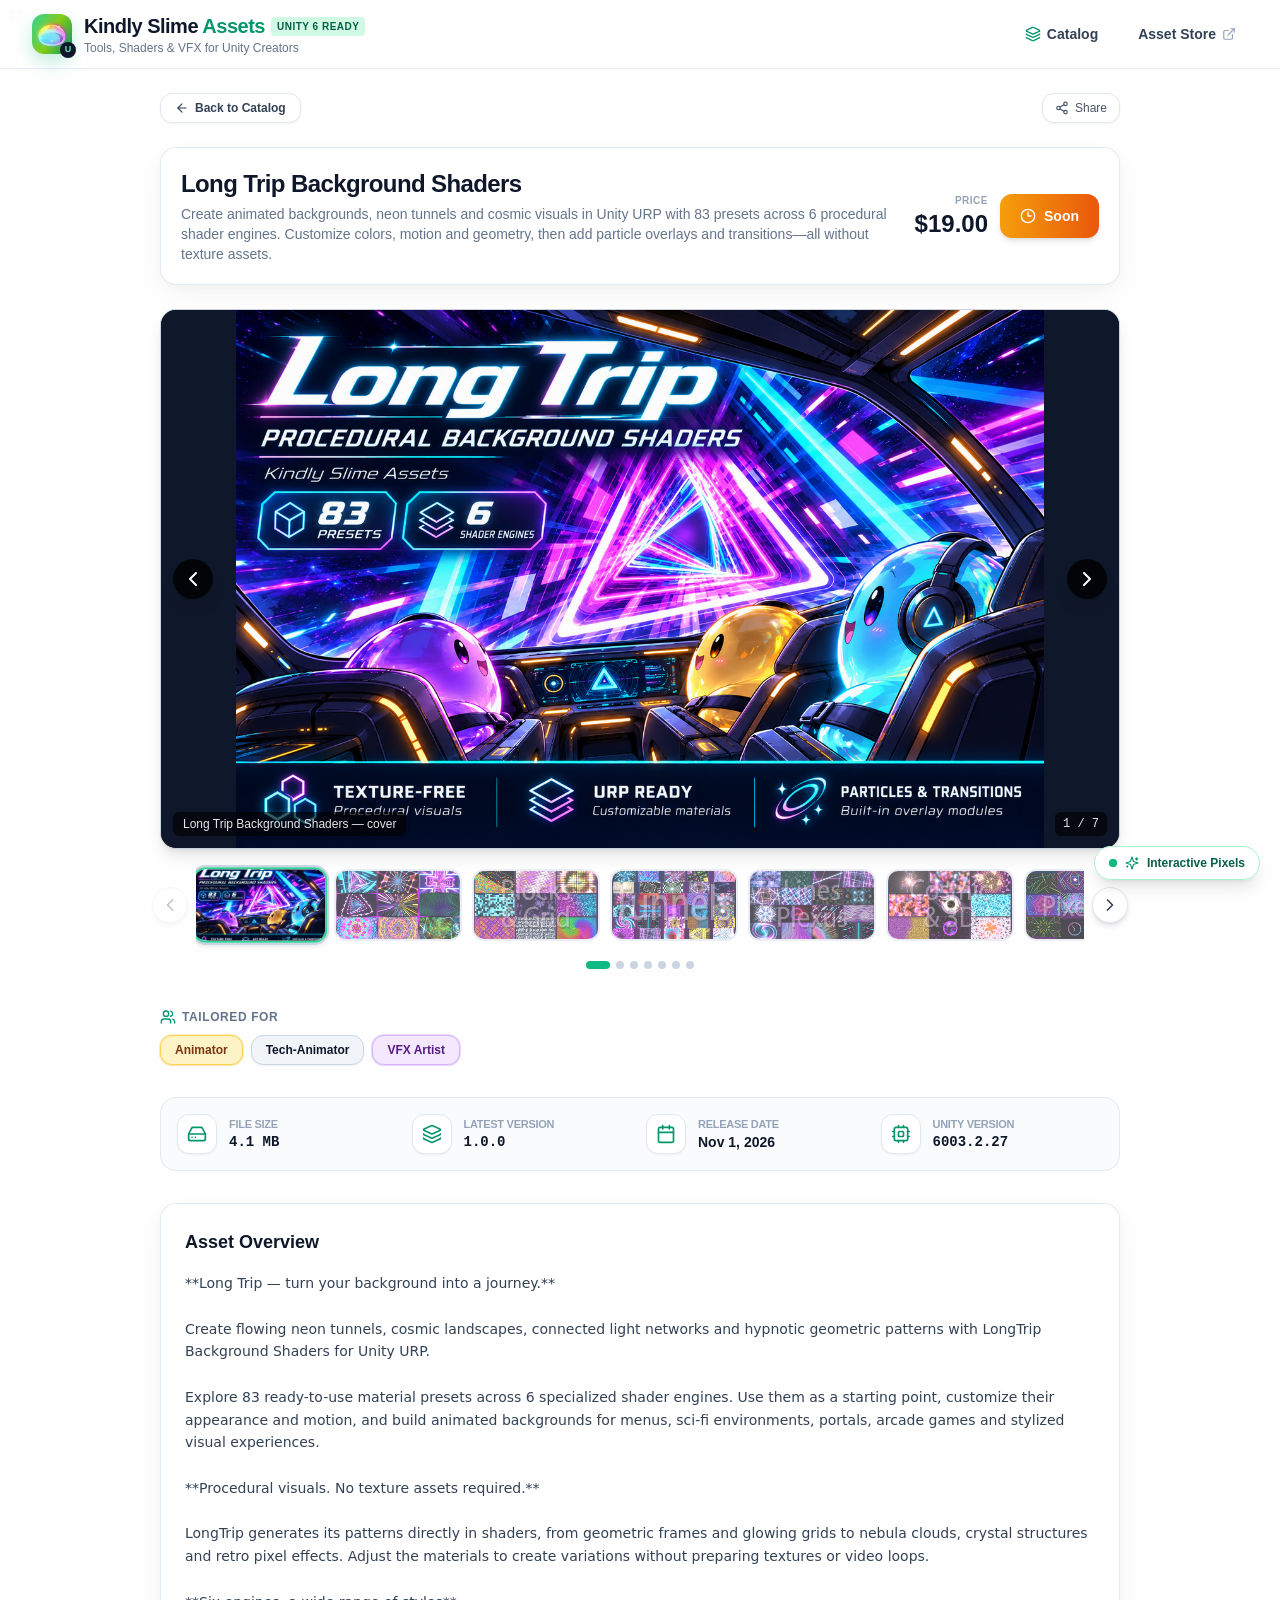
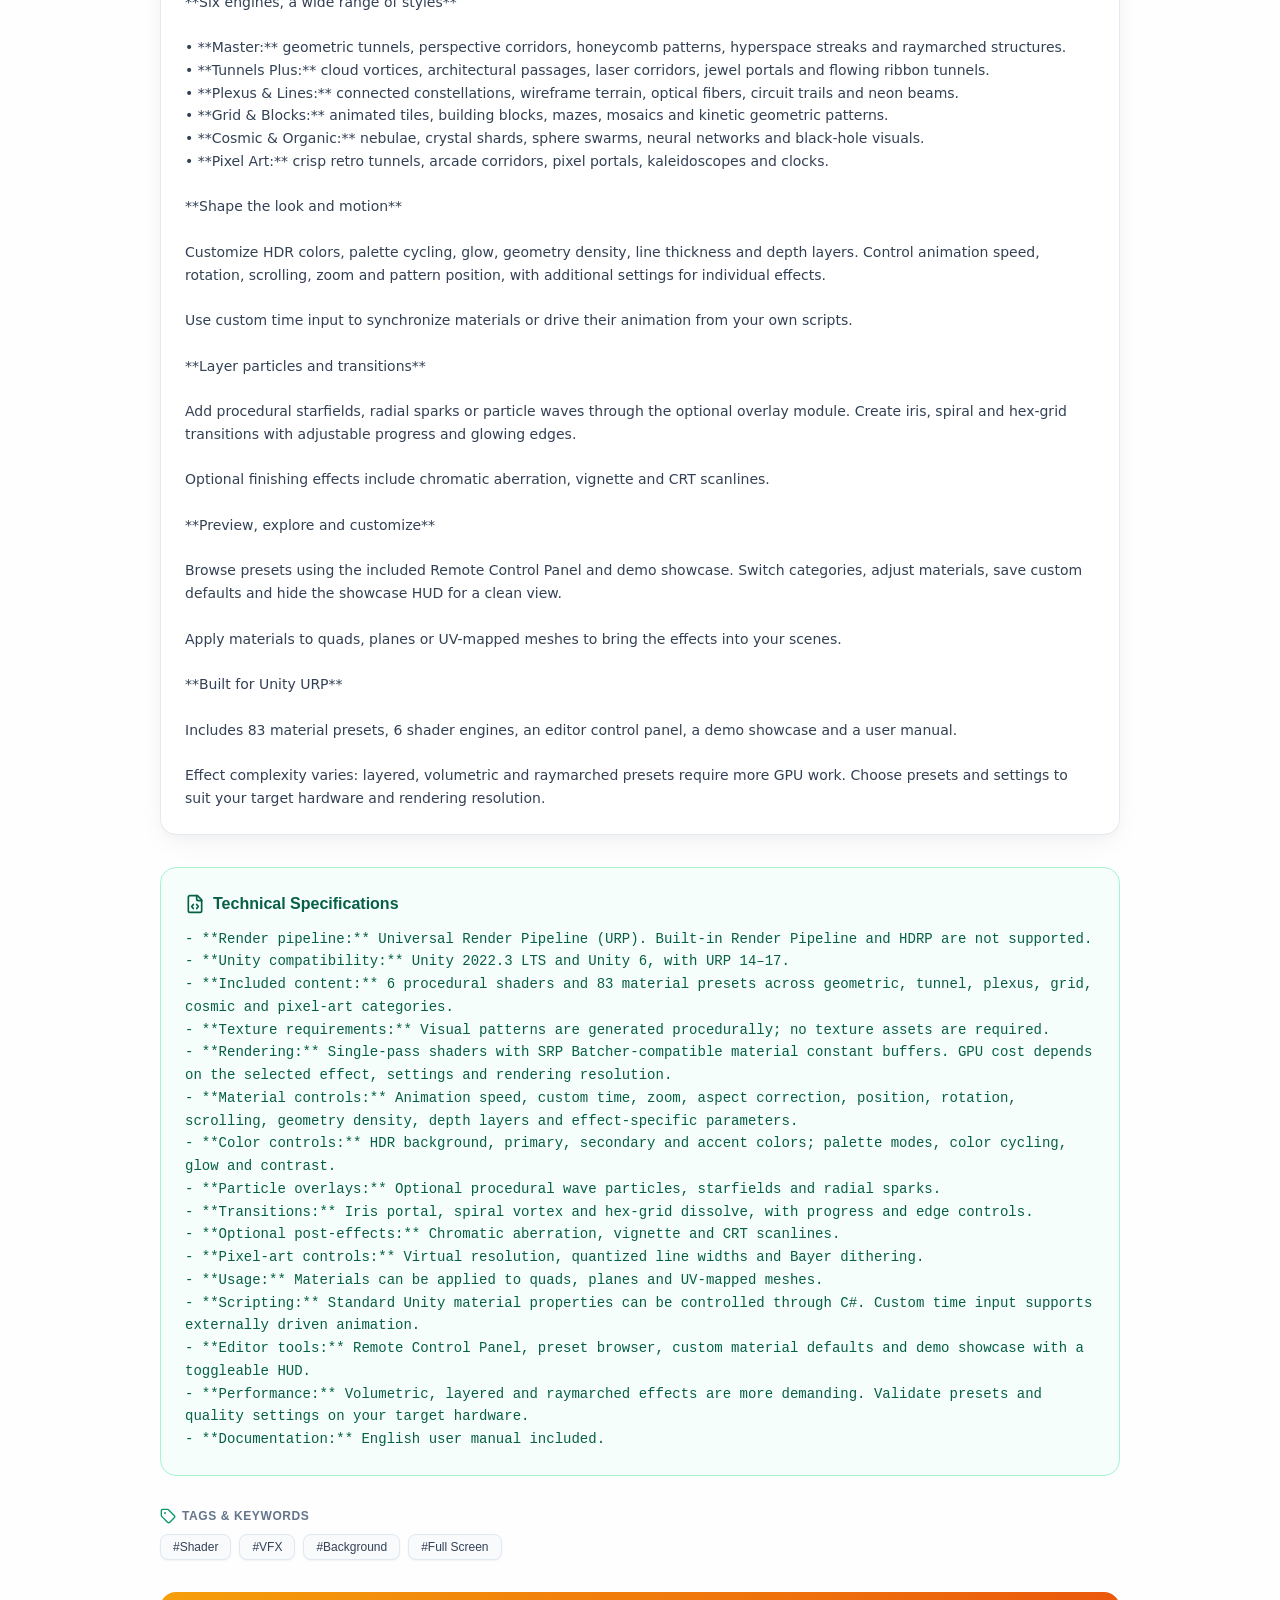
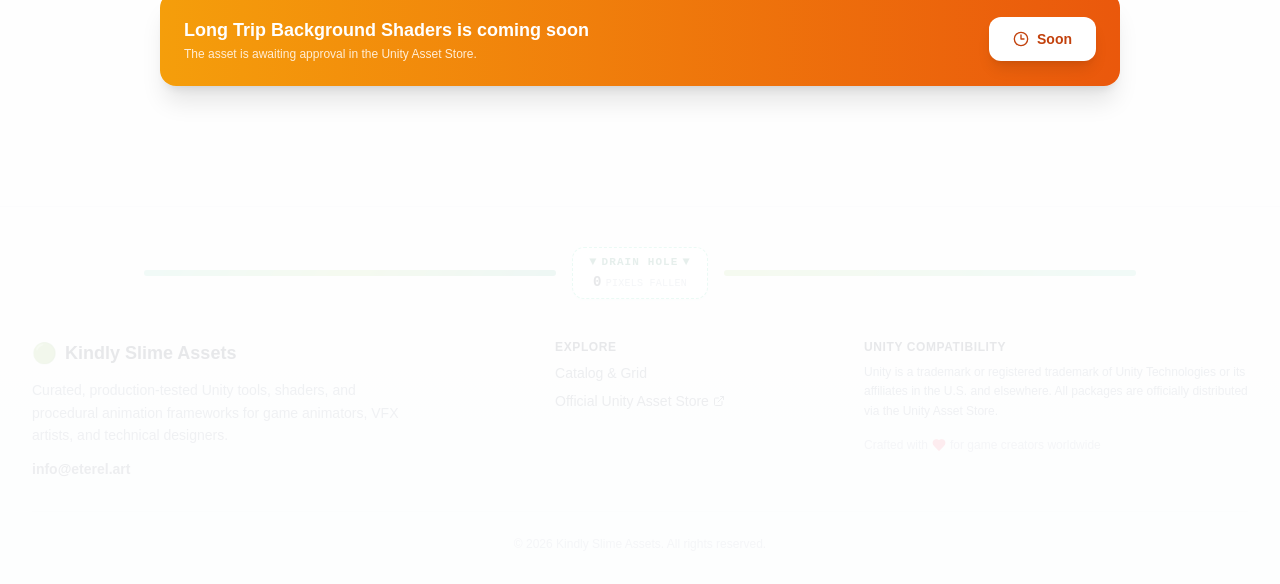
<file: asset/long-trip-background-shaders/index.html>
<!DOCTYPE html><!--NpCzEX8FB5GFNMufwJMj5--><html lang="en" data-theme="slime"><head><meta charSet="utf-8"/><meta name="viewport" content="width=device-width, initial-scale=1"/><link rel="preload" as="image" href="/uploads/favicon-1792960924806.png"/><link rel="preload" as="image" href="/uploads/longtrip-1280-1793495463566.png"/><link rel="preload" as="image" href="/uploads/base-s1-1793495583216.png"/><link rel="preload" as="image" href="/uploads/blocks-1793495589955.png"/><link rel="preload" as="image" href="/uploads/tunnels-1793495597634.png"/><link rel="preload" as="image" href="/uploads/lines-1793495602874.png"/><link rel="preload" as="image" href="/uploads/cosmi3d-1793495607418.png"/><link rel="preload" as="image" href="/uploads/pixelart-1793495611141.png"/><link rel="stylesheet" href="/_next/static/css/ccb2f82086b17821.css" data-precedence="next"/><link rel="preload" as="script" fetchPriority="low" href="/_next/static/chunks/webpack-4772d34723bd25e0.js"/><script src="/_next/static/chunks/4bd1b696-c023c6e3521b1417.js" async=""></script><script src="/_next/static/chunks/255-a85cef9cc3a04b12.js" async=""></script><script src="/_next/static/chunks/main-app-7085bcf40c44cc89.js" async=""></script><script src="/_next/static/chunks/467-fa972514f9c76bc9.js" async=""></script><script src="/_next/static/chunks/app/layout-8eebef2918df554c.js" async=""></script><script src="/_next/static/chunks/app/asset/%5Bid%5D/page-a4ecd3cb64cf832c.js" async=""></script><title>Long Trip Background Shaders — Kindly Slime Assets</title><meta name="description" content="Create animated backgrounds, neon tunnels and cosmic visuals in Unity URP with 83 presets across 6 procedural shader engines. Customize colors, motion and geometry, then add particle overlays and transitions—all without texture assets."/><link rel="canonical" href="https://ks-assets.eterel.art/asset/long-trip-background-shaders/"/><meta property="og:title" content="Long Trip Background Shaders — Kindly Slime Assets"/><meta property="og:description" content="Create animated backgrounds, neon tunnels and cosmic visuals in Unity URP with 83 presets across 6 procedural shader engines. Customize colors, motion and geometry, then add particle overlays and transitions—all without texture assets."/><meta property="og:url" content="https://ks-assets.eterel.art/asset/long-trip-background-shaders/"/><meta property="og:image" content="https://ks-assets.eterel.art/uploads/longtrip-1280-1793495463566.png"/><meta property="og:type" content="website"/><meta name="twitter:card" content="summary"/><meta name="twitter:title" content="Kindly Slime Assets - Unity Asset Store Catalog &amp; VFX Tools"/><meta name="twitter:description" content="Curated collection of game development tools, procedural animation systems, elemental VFX shaders, and retro screen filters for Unity creators."/><meta name="twitter:image" content="https://ks-assets.eterel.art/uploads/longtrip-1280-1793495463566.png"/><link rel="shortcut icon" href="/favicon.ico"/><link rel="icon" href="/uploads/favicon-1792960924806.png"/><link rel="icon" href="/favicon.ico" type="image/x-icon" sizes="64x64"/><link rel="apple-touch-icon" href="/uploads/favicon-1792960924806.png"/><script src="/_next/static/chunks/polyfills-42372ed130431b0a.js" noModule=""></script></head><body class="relative min-h-screen text-slate-900 antialiased flex flex-col justify-between"><div hidden=""><!--$--><!--/$--></div><canvas class="pointer-events-none absolute left-0 top-0 z-10 block w-full opacity-90"></canvas><div class="fixed bottom-5 right-5 z-40"><button class="accent-border hover-accent-border hover-accent-bg-pale accent-text-strong group flex items-center gap-2 rounded-full border bg-white/95 px-3.5 py-2 text-xs font-semibold shadow-lg backdrop-blur-md hover:shadow-xl transition-all" title="Open Interactive Pixel Physics Settings"><span class="relative flex h-2 w-2"><span class="accent-bg absolute inline-flex h-full w-full animate-ping rounded-full opacity-75"></span><span class="accent-bg relative inline-flex h-2 w-2 rounded-full"></span></span><svg xmlns="http://www.w3.org/2000/svg" width="24" height="24" viewBox="0 0 24 24" fill="none" stroke="currentColor" stroke-width="2" stroke-linecap="round" stroke-linejoin="round" class="lucide lucide-sparkles accent-text h-3.5 w-3.5 transition-transform group-hover:rotate-12"><path d="M9.937 15.5A2 2 0 0 0 8.5 14.063l-6.135-1.582a.5.5 0 0 1 0-.962L8.5 9.936A2 2 0 0 0 9.937 8.5l1.582-6.135a.5.5 0 0 1 .963 0L14.063 8.5A2 2 0 0 0 15.5 9.937l6.135 1.581a.5.5 0 0 1 0 .964L15.5 14.063a2 2 0 0 0-1.437 1.437l-1.582 6.135a.5.5 0 0 1-.963 0z"></path><path d="M20 3v4"></path><path d="M22 5h-4"></path><path d="M4 17v2"></path><path d="M5 18H3"></path></svg><span>Interactive Pixels</span></button></div><header class="sticky top-0 z-30 w-full border-b border-slate-200/80 bg-white/85 backdrop-blur-md transition-all"><div class="mx-auto flex max-w-7xl items-center justify-between px-4 py-3 sm:px-6 lg:px-8"><a class="group flex items-center gap-3" href="/"><div class="accent-gradient-bg accent-shadow relative flex h-10 w-10 items-center justify-center rounded-xl shadow-md transition-transform duration-200 group-hover:scale-105"><img src="/uploads/favicon-1792960924806.png" alt="Kindly Slime Assets" class="h-8 w-8 select-none object-contain" width="32" height="32"/><div class="accent-text-soft absolute -bottom-1 -right-1 flex h-4 w-4 items-center justify-center rounded-full bg-slate-900 text-[9px] font-black">U</div></div><div class="flex flex-col"><div class="flex items-center gap-1.5"><span class="font-extrabold tracking-tight text-slate-900 text-lg sm:text-xl">Kindly Slime<!-- --> <span class="accent-text">Assets</span></span><span class="accent-surface accent-text-strong hidden rounded px-1.5 py-0.5 text-[10px] font-bold uppercase tracking-wider sm:inline-block">Unity 6 Ready</span></div><p class="text-xs text-slate-500 font-medium">Tools, Shaders &amp; VFX for Unity Creators</p></div></a><div class="flex items-center gap-2 sm:gap-4"><a class="flex items-center gap-1.5 rounded-lg px-3 py-1.5 text-sm font-semibold text-slate-700 hover:bg-slate-100 hover:text-slate-900 transition-colors" href="/"><svg xmlns="http://www.w3.org/2000/svg" width="24" height="24" viewBox="0 0 24 24" fill="none" stroke="currentColor" stroke-width="2" stroke-linecap="round" stroke-linejoin="round" class="lucide lucide-layers accent-text h-4 w-4"><path d="M12.83 2.18a2 2 0 0 0-1.66 0L2.6 6.08a1 1 0 0 0 0 1.83l8.58 3.91a2 2 0 0 0 1.66 0l8.58-3.9a1 1 0 0 0 0-1.83z"></path><path d="M2 12a1 1 0 0 0 .58.91l8.6 3.91a2 2 0 0 0 1.65 0l8.58-3.9A1 1 0 0 0 22 12"></path><path d="M2 17a1 1 0 0 0 .58.91l8.6 3.91a2 2 0 0 0 1.65 0l8.58-3.9A1 1 0 0 0 22 17"></path></svg><span class="hidden sm:inline">Catalog</span></a><a href="https://assetstore.unity.com" target="_blank" rel="noopener noreferrer" class="flex items-center gap-1.5 rounded-lg px-3 py-1.5 text-sm font-semibold text-slate-700 hover:bg-slate-100 hover:text-slate-900 transition-colors"><span class="hidden sm:inline">Asset Store</span><svg xmlns="http://www.w3.org/2000/svg" width="24" height="24" viewBox="0 0 24 24" fill="none" stroke="currentColor" stroke-width="2" stroke-linecap="round" stroke-linejoin="round" class="lucide lucide-external-link h-3.5 w-3.5 text-slate-400"><path d="M15 3h6v6"></path><path d="M10 14 21 3"></path><path d="M18 13v6a2 2 0 0 1-2 2H5a2 2 0 0 1-2-2V8a2 2 0 0 1 2-2h6"></path></svg></a></div></div></header><main class="relative z-20 flex-1"><script type="application/ld+json">{"@context":"https://schema.org","@type":"Product","name":"Long Trip Background Shaders","description":"Create animated backgrounds, neon tunnels and cosmic visuals in Unity URP with 83 presets across 6 procedural shader engines. Customize colors, motion and geometry, then add particle overlays and transitions—all without texture assets.","image":"https://ks-assets.eterel.art/uploads/longtrip-1280-1793495463566.png","url":"https://ks-assets.eterel.art/asset/long-trip-background-shaders/","category":"Unity Asset","offers":{"@type":"Offer","price":"19.00","priceCurrency":"USD","availability":"https://schema.org/PreOrder"}}</script><div class="mx-auto max-w-5xl px-4 py-6 sm:px-6 lg:px-8"><div class="mb-6 flex items-center justify-between"><a class="hover-accent-border hover-accent-bg-pale hover-accent-text-strong inline-flex items-center gap-1.5 rounded-xl border border-slate-200 bg-white px-3.5 py-1.5 text-xs font-bold text-slate-700 shadow-sm transition-all" href="/"><svg xmlns="http://www.w3.org/2000/svg" width="24" height="24" viewBox="0 0 24 24" fill="none" stroke="currentColor" stroke-width="2" stroke-linecap="round" stroke-linejoin="round" class="lucide lucide-arrow-left h-3.5 w-3.5"><path d="m12 19-7-7 7-7"></path><path d="M19 12H5"></path></svg><span>Back to Catalog</span></a><button class="inline-flex items-center gap-1.5 rounded-xl border border-slate-200 bg-white px-3 py-1.5 text-xs font-medium text-slate-600 shadow-sm hover:bg-slate-50 transition-colors" title="Copy link to asset"><svg xmlns="http://www.w3.org/2000/svg" width="24" height="24" viewBox="0 0 24 24" fill="none" stroke="currentColor" stroke-width="2" stroke-linecap="round" stroke-linejoin="round" class="lucide lucide-share2 h-3.5 w-3.5"><circle cx="18" cy="5" r="3"></circle><circle cx="6" cy="12" r="3"></circle><circle cx="18" cy="19" r="3"></circle><line x1="8.59" x2="15.42" y1="13.51" y2="17.49"></line><line x1="15.41" x2="8.59" y1="6.51" y2="10.49"></line></svg><span>Share</span></button></div><div class="mb-6 flex flex-col gap-4 rounded-2xl border border-slate-200/90 bg-white p-5 shadow-soft-card sm:flex-row sm:items-center sm:justify-between"><div class="flex flex-col"><h1 class="text-xl sm:text-2xl font-black text-slate-900 tracking-tight leading-tight">Long Trip Background Shaders</h1><p class="mt-1 text-xs sm:text-sm text-slate-500 font-medium">Create animated backgrounds, neon tunnels and cosmic visuals in Unity URP with 83 presets across 6 procedural shader engines. Customize colors, motion and geometry, then add particle overlays and transitions—all without texture assets.</p></div><div class="flex items-center gap-3 shrink-0"><div class="flex flex-col text-right"><span class="text-[10px] uppercase font-bold text-slate-400 tracking-wider">Price</span><span class="text-xl sm:text-2xl font-black text-slate-900">$19.00</span></div><span class="flex cursor-not-allowed items-center gap-2 rounded-xl bg-gradient-to-r from-amber-500 to-orange-600 px-5 py-3 text-sm font-extrabold text-white shadow-md" title="This asset is awaiting approval in the Unity Asset Store" aria-disabled="true"><svg xmlns="http://www.w3.org/2000/svg" width="24" height="24" viewBox="0 0 24 24" fill="none" stroke="currentColor" stroke-width="2" stroke-linecap="round" stroke-linejoin="round" class="lucide lucide-clock3 h-4 w-4"><circle cx="12" cy="12" r="10"></circle><polyline points="12 6 12 12 16.5 12"></polyline></svg><span>Soon</span></span></div></div><div class="mb-2"><div class="group relative aspect-[16/9] w-full overflow-hidden rounded-2xl border border-slate-200/90 bg-slate-950 shadow-lg"><div class="relative h-full w-full flex items-center justify-center bg-slate-900"><img src="/uploads/longtrip-1280-1793495463566.png" alt="Long Trip Background Shaders — cover" class="h-full w-full object-contain"/></div><button aria-label="Previous Media" class="absolute left-3 top-1/2 -translate-y-1/2 flex h-10 w-10 items-center justify-center rounded-full bg-black/80 text-white shadow-lg backdrop-blur-sm transition-all duration-200 hover:scale-110 hover:bg-black focus:outline-none focus:ring-2 focus:ring-white/50"><svg xmlns="http://www.w3.org/2000/svg" width="24" height="24" viewBox="0 0 24 24" fill="none" stroke="currentColor" stroke-width="2" stroke-linecap="round" stroke-linejoin="round" class="lucide lucide-chevron-left h-6 w-6"><path d="m15 18-6-6 6-6"></path></svg></button><button aria-label="Next Media" class="absolute right-3 top-1/2 -translate-y-1/2 flex h-10 w-10 items-center justify-center rounded-full bg-black/80 text-white shadow-lg backdrop-blur-sm transition-all duration-200 hover:scale-110 hover:bg-black focus:outline-none focus:ring-2 focus:ring-white/50"><svg xmlns="http://www.w3.org/2000/svg" width="24" height="24" viewBox="0 0 24 24" fill="none" stroke="currentColor" stroke-width="2" stroke-linecap="round" stroke-linejoin="round" class="lucide lucide-chevron-right h-6 w-6"><path d="m9 18 6-6-6-6"></path></svg></button><div class="pointer-events-none absolute bottom-3 left-3 right-3 flex items-center justify-between text-xs text-white/90 drop-shadow"><span class="font-medium bg-black/60 px-2.5 py-1 rounded-md backdrop-blur-sm">Long Trip Background Shaders — cover</span><span class="font-mono bg-black/60 px-2 py-1 rounded-md backdrop-blur-sm">1<!-- --> / <!-- -->7</span></div></div></div><div class="mb-10"><div class="relative mt-3 w-full"><div class="relative flex items-center"><button disabled="" aria-label="Scroll thumbnails left" class="hover-accent-border hover-accent-bg-pale hover-accent-text z-10 -ml-2 flex h-9 w-9 shrink-0 items-center justify-center rounded-full border border-slate-200 bg-white shadow-md text-slate-700 transition-all disabled:opacity-30 disabled:cursor-not-allowed"><svg xmlns="http://www.w3.org/2000/svg" width="24" height="24" viewBox="0 0 24 24" fill="none" stroke="currentColor" stroke-width="2" stroke-linecap="round" stroke-linejoin="round" class="lucide lucide-chevron-left h-5 w-5"><path d="m15 18-6-6 6-6"></path></svg></button><div class="mx-2 flex flex-1 items-center gap-2.5 overflow-x-auto py-2 scrollbar-none select-none scroll-smooth" style="cursor:grab"><button class="group relative aspect-[16/9] w-28 sm:w-32 shrink-0 overflow-hidden rounded-xl border-2 transition-all duration-200 accent-border-strong ring-2 ring-slate-300 scale-105 shadow-md"><img src="/uploads/longtrip-1280-1793495463566.png" alt="Long Trip Background Shaders — cover" class="h-full w-full object-cover"/></button><button class="group relative aspect-[16/9] w-28 sm:w-32 shrink-0 overflow-hidden rounded-xl border-2 transition-all duration-200 border-slate-200 opacity-70 hover:opacity-100 hover:border-slate-300"><img src="/uploads/base-s1-1793495583216.png" alt="base_s1.png" class="h-full w-full object-cover"/></button><button class="group relative aspect-[16/9] w-28 sm:w-32 shrink-0 overflow-hidden rounded-xl border-2 transition-all duration-200 border-slate-200 opacity-70 hover:opacity-100 hover:border-slate-300"><img src="/uploads/blocks-1793495589955.png" alt="Blocks.png" class="h-full w-full object-cover"/></button><button class="group relative aspect-[16/9] w-28 sm:w-32 shrink-0 overflow-hidden rounded-xl border-2 transition-all duration-200 border-slate-200 opacity-70 hover:opacity-100 hover:border-slate-300"><img src="/uploads/tunnels-1793495597634.png" alt="Tunnels.png" class="h-full w-full object-cover"/></button><button class="group relative aspect-[16/9] w-28 sm:w-32 shrink-0 overflow-hidden rounded-xl border-2 transition-all duration-200 border-slate-200 opacity-70 hover:opacity-100 hover:border-slate-300"><img src="/uploads/lines-1793495602874.png" alt="Lines.png" class="h-full w-full object-cover"/></button><button class="group relative aspect-[16/9] w-28 sm:w-32 shrink-0 overflow-hidden rounded-xl border-2 transition-all duration-200 border-slate-200 opacity-70 hover:opacity-100 hover:border-slate-300"><img src="/uploads/cosmi3d-1793495607418.png" alt="Cosmi3d.png" class="h-full w-full object-cover"/></button><button class="group relative aspect-[16/9] w-28 sm:w-32 shrink-0 overflow-hidden rounded-xl border-2 transition-all duration-200 border-slate-200 opacity-70 hover:opacity-100 hover:border-slate-300"><img src="/uploads/pixelart-1793495611141.png" alt="PixelArt.png" class="h-full w-full object-cover"/></button></div><button aria-label="Scroll thumbnails right" class="hover-accent-border hover-accent-bg-pale hover-accent-text z-10 -mr-2 flex h-9 w-9 shrink-0 items-center justify-center rounded-full border border-slate-200 bg-white shadow-md text-slate-700 transition-all disabled:opacity-30 disabled:cursor-not-allowed"><svg xmlns="http://www.w3.org/2000/svg" width="24" height="24" viewBox="0 0 24 24" fill="none" stroke="currentColor" stroke-width="2" stroke-linecap="round" stroke-linejoin="round" class="lucide lucide-chevron-right h-5 w-5"><path d="m9 18 6-6-6-6"></path></svg></button></div><div class="mt-3 flex items-center justify-center gap-1.5"><button aria-label="Go to slide 1" class="h-2 rounded-full transition-all duration-300 accent-bg w-6 shadow-sm"></button><button aria-label="Go to slide 2" class="h-2 rounded-full transition-all duration-300 w-2 bg-slate-300 hover:bg-slate-400"></button><button aria-label="Go to slide 3" class="h-2 rounded-full transition-all duration-300 w-2 bg-slate-300 hover:bg-slate-400"></button><button aria-label="Go to slide 4" class="h-2 rounded-full transition-all duration-300 w-2 bg-slate-300 hover:bg-slate-400"></button><button aria-label="Go to slide 5" class="h-2 rounded-full transition-all duration-300 w-2 bg-slate-300 hover:bg-slate-400"></button><button aria-label="Go to slide 6" class="h-2 rounded-full transition-all duration-300 w-2 bg-slate-300 hover:bg-slate-400"></button><button aria-label="Go to slide 7" class="h-2 rounded-full transition-all duration-300 w-2 bg-slate-300 hover:bg-slate-400"></button></div></div></div><div class="flex flex-col gap-8"><div><div class="mb-2.5 flex items-center gap-1.5 text-xs font-bold uppercase tracking-wider text-slate-500"><svg xmlns="http://www.w3.org/2000/svg" width="24" height="24" viewBox="0 0 24 24" fill="none" stroke="currentColor" stroke-width="2" stroke-linecap="round" stroke-linejoin="round" class="lucide lucide-users accent-text h-4 w-4"><path d="M16 21v-2a4 4 0 0 0-4-4H6a4 4 0 0 0-4 4v2"></path><circle cx="9" cy="7" r="4"></circle><path d="M22 21v-2a4 4 0 0 0-3-3.87"></path><path d="M16 3.13a4 4 0 0 1 0 7.75"></path></svg><span>Tailored For</span></div><div class="flex flex-wrap gap-2"><div class="flex items-center gap-1.5 rounded-xl border px-3.5 py-1.5 text-xs font-extrabold shadow-sm transition-transform hover:scale-105 bg-amber-100 text-amber-900 border-amber-300 ring-1 ring-amber-400/30"><span>Animator</span></div><div class="flex items-center gap-1.5 rounded-xl border px-3.5 py-1.5 text-xs font-extrabold shadow-sm transition-transform hover:scale-105 bg-slate-100 text-slate-900 border-slate-300"><span>Tech-Animator</span></div><div class="flex items-center gap-1.5 rounded-xl border px-3.5 py-1.5 text-xs font-extrabold shadow-sm transition-transform hover:scale-105 bg-purple-100 text-purple-900 border-purple-300 ring-1 ring-purple-400/30"><span>VFX Artist</span></div></div></div><div class="grid grid-cols-2 gap-3 rounded-2xl border border-slate-200/90 bg-slate-50/70 p-4 sm:grid-cols-4"><div class="flex items-center gap-3"><div class="accent-text flex h-10 w-10 shrink-0 items-center justify-center rounded-xl bg-white border border-slate-200 shadow-sm"><svg xmlns="http://www.w3.org/2000/svg" width="24" height="24" viewBox="0 0 24 24" fill="none" stroke="currentColor" stroke-width="2" stroke-linecap="round" stroke-linejoin="round" class="lucide lucide-hard-drive h-5 w-5"><line x1="22" x2="2" y1="12" y2="12"></line><path d="M5.45 5.11 2 12v6a2 2 0 0 0 2 2h16a2 2 0 0 0 2-2v-6l-3.45-6.89A2 2 0 0 0 16.76 4H7.24a2 2 0 0 0-1.79 1.11z"></path><line x1="6" x2="6.01" y1="16" y2="16"></line><line x1="10" x2="10.01" y1="16" y2="16"></line></svg></div><div class="flex flex-col"><span class="text-[11px] font-semibold text-slate-400 uppercase tracking-tight">File size</span><span class="font-mono text-sm font-bold text-slate-900">4.1 MB</span></div></div><div class="flex items-center gap-3"><div class="accent-text flex h-10 w-10 shrink-0 items-center justify-center rounded-xl bg-white border border-slate-200 shadow-sm"><svg xmlns="http://www.w3.org/2000/svg" width="24" height="24" viewBox="0 0 24 24" fill="none" stroke="currentColor" stroke-width="2" stroke-linecap="round" stroke-linejoin="round" class="lucide lucide-layers h-5 w-5"><path d="M12.83 2.18a2 2 0 0 0-1.66 0L2.6 6.08a1 1 0 0 0 0 1.83l8.58 3.91a2 2 0 0 0 1.66 0l8.58-3.9a1 1 0 0 0 0-1.83z"></path><path d="M2 12a1 1 0 0 0 .58.91l8.6 3.91a2 2 0 0 0 1.65 0l8.58-3.9A1 1 0 0 0 22 12"></path><path d="M2 17a1 1 0 0 0 .58.91l8.6 3.91a2 2 0 0 0 1.65 0l8.58-3.9A1 1 0 0 0 22 17"></path></svg></div><div class="flex flex-col"><span class="text-[11px] font-semibold text-slate-400 uppercase tracking-tight">Latest version</span><span class="font-mono text-sm font-bold text-slate-900">1.0.0</span></div></div><div class="flex items-center gap-3"><div class="accent-text flex h-10 w-10 shrink-0 items-center justify-center rounded-xl bg-white border border-slate-200 shadow-sm"><svg xmlns="http://www.w3.org/2000/svg" width="24" height="24" viewBox="0 0 24 24" fill="none" stroke="currentColor" stroke-width="2" stroke-linecap="round" stroke-linejoin="round" class="lucide lucide-calendar h-5 w-5"><path d="M8 2v4"></path><path d="M16 2v4"></path><rect width="18" height="18" x="3" y="4" rx="2"></rect><path d="M3 10h18"></path></svg></div><div class="flex flex-col"><span class="text-[11px] font-semibold text-slate-400 uppercase tracking-tight">Release date</span><span class="text-sm font-bold text-slate-900">Nov 1, 2026</span></div></div><div class="flex items-center gap-3"><div class="accent-text flex h-10 w-10 shrink-0 items-center justify-center rounded-xl bg-white border border-slate-200 shadow-sm"><svg xmlns="http://www.w3.org/2000/svg" width="24" height="24" viewBox="0 0 24 24" fill="none" stroke="currentColor" stroke-width="2" stroke-linecap="round" stroke-linejoin="round" class="lucide lucide-cpu h-5 w-5"><rect width="16" height="16" x="4" y="4" rx="2"></rect><rect width="6" height="6" x="9" y="9" rx="1"></rect><path d="M15 2v2"></path><path d="M15 20v2"></path><path d="M2 15h2"></path><path d="M2 9h2"></path><path d="M20 15h2"></path><path d="M20 9h2"></path><path d="M9 2v2"></path><path d="M9 20v2"></path></svg></div><div class="flex flex-col"><span class="text-[11px] font-semibold text-slate-400 uppercase tracking-tight">Unity version</span><span class="font-mono text-sm font-bold text-slate-900">6003.2.27</span></div></div></div><div class="rounded-2xl border border-slate-200/90 bg-white p-6 shadow-soft-card"><h3 class="mb-4 text-lg font-bold text-slate-900">Asset Overview</h3><div class="prose prose-slate max-w-none text-sm text-slate-700 leading-relaxed whitespace-pre-line font-sans">**Long Trip — turn your background into a journey.**

Create flowing neon tunnels, cosmic landscapes, connected light networks and hypnotic geometric patterns with LongTrip Background Shaders for Unity URP.

Explore 83 ready-to-use material presets across 6 specialized shader engines. Use them as a starting point, customize their appearance and motion, and build animated backgrounds for menus, sci-fi environments, portals, arcade games and stylized visual experiences.

**Procedural visuals. No texture assets required.**

LongTrip generates its patterns directly in shaders, from geometric frames and glowing grids to nebula clouds, crystal structures and retro pixel effects. Adjust the materials to create variations without preparing textures or video loops.

**Six engines, a wide range of styles**

• **Master:** geometric tunnels, perspective corridors, honeycomb patterns, hyperspace streaks and raymarched structures.
• **Tunnels Plus:** cloud vortices, architectural passages, laser corridors, jewel portals and flowing ribbon tunnels.
• **Plexus &amp; Lines:** connected constellations, wireframe terrain, optical fibers, circuit trails and neon beams.
• **Grid &amp; Blocks:** animated tiles, building blocks, mazes, mosaics and kinetic geometric patterns.
• **Cosmic &amp; Organic:** nebulae, crystal shards, sphere swarms, neural networks and black-hole visuals.
• **Pixel Art:** crisp retro tunnels, arcade corridors, pixel portals, kaleidoscopes and clocks.

**Shape the look and motion**

Customize HDR colors, palette cycling, glow, geometry density, line thickness and depth layers. Control animation speed, rotation, scrolling, zoom and pattern position, with additional settings for individual effects.

Use custom time input to synchronize materials or drive their animation from your own scripts.

**Layer particles and transitions**

Add procedural starfields, radial sparks or particle waves through the optional overlay module. Create iris, spiral and hex-grid transitions with adjustable progress and glowing edges.

Optional finishing effects include chromatic aberration, vignette and CRT scanlines.

**Preview, explore and customize**

Browse presets using the included Remote Control Panel and demo showcase. Switch categories, adjust materials, save custom defaults and hide the showcase HUD for a clean view.

Apply materials to quads, planes or UV-mapped meshes to bring the effects into your scenes.

**Built for Unity URP**

Includes 83 material presets, 6 shader engines, an editor control panel, a demo showcase and a user manual.

Effect complexity varies: layered, volumetric and raymarched presets require more GPU work. Choose presets and settings to suit your target hardware and rendering resolution.</div></div><div class="accent-technical rounded-2xl border p-6"><div class="mb-3 flex items-center gap-2"><svg xmlns="http://www.w3.org/2000/svg" width="24" height="24" viewBox="0 0 24 24" fill="none" stroke="currentColor" stroke-width="2" stroke-linecap="round" stroke-linejoin="round" class="lucide lucide-file-code accent-text-strong h-5 w-5"><path d="M10 12.5 8 15l2 2.5"></path><path d="m14 12.5 2 2.5-2 2.5"></path><path d="M14 2v4a2 2 0 0 0 2 2h4"></path><path d="M15 2H6a2 2 0 0 0-2 2v16a2 2 0 0 0 2 2h12a2 2 0 0 0 2-2V7z"></path></svg><h3 class="accent-technical-text text-base font-extrabold">Technical Specifications</h3></div><div class="accent-technical-text prose max-w-none text-sm leading-relaxed whitespace-pre-line font-mono">- **Render pipeline:** Universal Render Pipeline (URP). Built-in Render Pipeline and HDRP are not supported.
- **Unity compatibility:** Unity 2022.3 LTS and Unity 6, with URP 14–17.
- **Included content:** 6 procedural shaders and 83 material presets across geometric, tunnel, plexus, grid, cosmic and pixel-art categories.
- **Texture requirements:** Visual patterns are generated procedurally; no texture assets are required.
- **Rendering:** Single-pass shaders with SRP Batcher-compatible material constant buffers. GPU cost depends on the selected effect, settings and rendering resolution.
- **Material controls:** Animation speed, custom time, zoom, aspect correction, position, rotation, scrolling, geometry density, depth layers and effect-specific parameters.
- **Color controls:** HDR background, primary, secondary and accent colors; palette modes, color cycling, glow and contrast.
- **Particle overlays:** Optional procedural wave particles, starfields and radial sparks.
- **Transitions:** Iris portal, spiral vortex and hex-grid dissolve, with progress and edge controls.
- **Optional post-effects:** Chromatic aberration, vignette and CRT scanlines.
- **Pixel-art controls:** Virtual resolution, quantized line widths and Bayer dithering.
- **Usage:** Materials can be applied to quads, planes and UV-mapped meshes.
- **Scripting:** Standard Unity material properties can be controlled through C#. Custom time input supports externally driven animation.
- **Editor tools:** Remote Control Panel, preset browser, custom material defaults and demo showcase with a toggleable HUD.
- **Performance:** Volumetric, layered and raymarched effects are more demanding. Validate presets and quality settings on your target hardware.
- **Documentation:** English user manual included.</div></div><div><div class="mb-2.5 flex items-center gap-1.5 text-xs font-bold uppercase tracking-wider text-slate-500"><svg xmlns="http://www.w3.org/2000/svg" width="24" height="24" viewBox="0 0 24 24" fill="none" stroke="currentColor" stroke-width="2" stroke-linecap="round" stroke-linejoin="round" class="lucide lucide-tag accent-text h-4 w-4"><path d="M12.586 2.586A2 2 0 0 0 11.172 2H4a2 2 0 0 0-2 2v7.172a2 2 0 0 0 .586 1.414l8.704 8.704a2.426 2.426 0 0 0 3.42 0l6.58-6.58a2.426 2.426 0 0 0 0-3.42z"></path><circle cx="7.5" cy="7.5" r=".5" fill="currentColor"></circle></svg><span>Tags &amp; Keywords</span></div><div class="flex flex-wrap gap-2"><span class="hover-accent-border hover-accent-bg-pale hover-accent-text-strong rounded-lg border border-slate-200 bg-slate-50 px-3 py-1 text-xs font-medium text-slate-700 shadow-sm transition-colors">#<!-- -->Shader</span><span class="hover-accent-border hover-accent-bg-pale hover-accent-text-strong rounded-lg border border-slate-200 bg-slate-50 px-3 py-1 text-xs font-medium text-slate-700 shadow-sm transition-colors">#<!-- -->VFX</span><span class="hover-accent-border hover-accent-bg-pale hover-accent-text-strong rounded-lg border border-slate-200 bg-slate-50 px-3 py-1 text-xs font-medium text-slate-700 shadow-sm transition-colors">#<!-- -->Background</span><span class="hover-accent-border hover-accent-bg-pale hover-accent-text-strong rounded-lg border border-slate-200 bg-slate-50 px-3 py-1 text-xs font-medium text-slate-700 shadow-sm transition-colors">#<!-- -->Full Screen</span></div></div><div class="bg-gradient-to-r from-amber-500 to-orange-600 flex flex-col items-center justify-between gap-4 rounded-2xl p-6 text-white shadow-xl sm:flex-row"><div><h4 class="text-lg font-extrabold">Long Trip Background Shaders is coming soon</h4><p class="text-orange-100 text-xs mt-0.5">The asset is awaiting approval in the Unity Asset Store.</p></div><span class="flex cursor-not-allowed items-center gap-2 rounded-xl bg-white px-6 py-3 text-sm font-extrabold text-orange-700 shadow-lg shrink-0" aria-disabled="true"><svg xmlns="http://www.w3.org/2000/svg" width="24" height="24" viewBox="0 0 24 24" fill="none" stroke="currentColor" stroke-width="2" stroke-linecap="round" stroke-linejoin="round" class="lucide lucide-clock3 h-4 w-4"><circle cx="12" cy="12" r="10"></circle><polyline points="12 6 12 12 16.5 12"></polyline></svg><span>Soon</span></span></div></div></div><!--$--><!--/$--></main><footer class="relative mt-24 w-full overflow-hidden border-t border-slate-200/90 bg-gradient-to-b from-slate-50 to-slate-100 pt-10 pb-8 text-slate-600"><div class="relative mx-auto mb-10 max-w-5xl px-4"><div class="flex items-center justify-between gap-4 text-xs font-mono text-slate-400"><div class="h-1.5 flex-1 rounded-full bg-slate-300 relative overflow-hidden"><div class="accent-gradient-bg absolute inset-0 opacity-60"></div></div><div class="accent-border-strong flex flex-col items-center px-4 py-1.5 rounded-xl border border-dashed bg-white shadow-sm text-center"><span class="accent-text-strong text-[11px] font-bold uppercase tracking-widest flex items-center gap-1"><span class="inline-block animate-bounce text-xs">▼</span>DRAIN HOLE<span class="inline-block animate-bounce text-xs">▼</span></span><span class="mt-0.5 flex items-baseline gap-1 text-[10px] uppercase tracking-wide text-slate-400"><strong class="text-sm font-black tabular-nums text-slate-900">0</strong>pixels fallen</span></div><div class="h-1.5 flex-1 rounded-full bg-slate-300 relative overflow-hidden"><div class="accent-gradient-bg-reverse absolute inset-0 opacity-60"></div></div></div></div><div class="mx-auto max-w-7xl px-4 sm:px-6 lg:px-8"><div class="grid grid-cols-1 gap-8 md:grid-cols-3"><div class="flex flex-col gap-3"><div class="flex items-center gap-2 font-extrabold text-slate-900 text-lg"><span class="text-xl">🟢</span><span>Kindly Slime Assets</span></div><p class="text-sm text-slate-500 leading-relaxed">Curated, production-tested Unity tools, shaders, and procedural animation frameworks for game animators, VFX artists, and technical designers.</p><a href="mailto:info@eterel.art" class="hover-accent-text w-fit text-sm font-semibold text-slate-600 transition-colors">info@eterel.art</a></div><div class="flex flex-col gap-2 md:items-center"><div class="flex flex-col gap-2"><h4 class="text-xs font-bold uppercase tracking-wider text-slate-900">Explore</h4><a class="hover-accent-text text-sm transition-colors" href="/">Catalog &amp; Grid</a><a href="https://assetstore.unity.com" target="_blank" rel="noopener noreferrer" class="hover-accent-text inline-flex items-center gap-1 text-sm transition-colors">Official Unity Asset Store <svg xmlns="http://www.w3.org/2000/svg" width="24" height="24" viewBox="0 0 24 24" fill="none" stroke="currentColor" stroke-width="2" stroke-linecap="round" stroke-linejoin="round" class="lucide lucide-external-link h-3 w-3"><path d="M15 3h6v6"></path><path d="M10 14 21 3"></path><path d="M18 13v6a2 2 0 0 1-2 2H5a2 2 0 0 1-2-2V8a2 2 0 0 1 2-2h6"></path></svg></a></div></div><div class="flex flex-col gap-2"><h4 class="text-xs font-bold uppercase tracking-wider text-slate-900">Unity Compatibility</h4><p class="text-xs text-slate-500 leading-relaxed">Unity is a trademark or registered trademark of Unity Technologies or its affiliates in the U.S. and elsewhere. All packages are officially distributed via the Unity Asset Store.</p><div class="mt-2 flex items-center gap-1 text-xs text-slate-400"><span>Crafted with</span><svg xmlns="http://www.w3.org/2000/svg" width="24" height="24" viewBox="0 0 24 24" fill="none" stroke="currentColor" stroke-width="2" stroke-linecap="round" stroke-linejoin="round" class="lucide lucide-heart h-3.5 w-3.5 text-rose-500 fill-rose-500"><path d="M19 14c1.49-1.46 3-3.21 3-5.5A5.5 5.5 0 0 0 16.5 3c-1.76 0-3 .5-4.5 2-1.5-1.5-2.74-2-4.5-2A5.5 5.5 0 0 0 2 8.5c0 2.3 1.5 4.05 3 5.5l7 7Z"></path></svg><span>for game creators worldwide</span></div></div></div><div class="mt-8 border-t border-slate-200/60 pt-6 text-center text-xs text-slate-400">© <!-- -->2026<!-- --> <!-- -->Kindly Slime Assets. All rights reserved.</div></div></footer><script src="/_next/static/chunks/webpack-4772d34723bd25e0.js" id="_R_" async=""></script><script>(self.__next_f=self.__next_f||[]).push([0])</script><script>self.__next_f.push([1,"1:\"$Sreact.fragment\"\n2:I[3754,[\"467\",\"static/chunks/467-fa972514f9c76bc9.js\",\"177\",\"static/chunks/app/layout-8eebef2918df554c.js\"],\"default\"]\n3:I[63,[\"467\",\"static/chunks/467-fa972514f9c76bc9.js\",\"177\",\"static/chunks/app/layout-8eebef2918df554c.js\"],\"default\"]\n4:I[9766,[],\"\"]\n5:I[8924,[],\"\"]\n6:I[1544,[\"467\",\"static/chunks/467-fa972514f9c76bc9.js\",\"177\",\"static/chunks/app/layout-8eebef2918df554c.js\"],\"default\"]\n8:I[4431,[],\"OutletBoundary\"]\na:I[5278,[],\"AsyncMetadataOutlet\"]\nc:I[4431,[],\"ViewportBoundary\"]\ne:I[4431,[],\"MetadataBoundary\"]\nf:\"$Sreact.suspense\"\n11:I[7150,[],\"\"]\n:HL[\"/_next/static/css/ccb2f82086b17821.css\",\"style\"]\n"])</script><script>self.__next_f.push([1,"0:{\"P\":null,\"b\":\"NpCzEX8FB5GFNMufwJMj5\",\"p\":\"\",\"c\":[\"\",\"asset\",\"long-trip-background-shaders\",\"\"],\"i\":false,\"f\":[[[\"\",{\"children\":[\"asset\",{\"children\":[[\"id\",\"long-trip-background-shaders\",\"d\"],{\"children\":[\"__PAGE__\",{}]}]}]},\"$undefined\",\"$undefined\",true],[\"\",[\"$\",\"$1\",\"c\",{\"children\":[[[\"$\",\"link\",\"0\",{\"rel\":\"stylesheet\",\"href\":\"/_next/static/css/ccb2f82086b17821.css\",\"precedence\":\"next\",\"crossOrigin\":\"$undefined\",\"nonce\":\"$undefined\"}]],[\"$\",\"html\",null,{\"lang\":\"en\",\"data-theme\":\"slime\",\"children\":[\"$\",\"body\",null,{\"className\":\"relative min-h-screen text-slate-900 antialiased flex flex-col justify-between\",\"children\":[[\"$\",\"$L2\",null,{}],[\"$\",\"$L3\",null,{}],[\"$\",\"main\",null,{\"className\":\"relative z-20 flex-1\",\"children\":[\"$\",\"$L4\",null,{\"parallelRouterKey\":\"children\",\"error\":\"$undefined\",\"errorStyles\":\"$undefined\",\"errorScripts\":\"$undefined\",\"template\":[\"$\",\"$L5\",null,{}],\"templateStyles\":\"$undefined\",\"templateScripts\":\"$undefined\",\"notFound\":[[[\"$\",\"title\",null,{\"children\":\"404: This page could not be found.\"}],[\"$\",\"div\",null,{\"style\":{\"fontFamily\":\"system-ui,\\\"Segoe UI\\\",Roboto,Helvetica,Arial,sans-serif,\\\"Apple Color Emoji\\\",\\\"Segoe UI Emoji\\\"\",\"height\":\"100vh\",\"textAlign\":\"center\",\"display\":\"flex\",\"flexDirection\":\"column\",\"alignItems\":\"center\",\"justifyContent\":\"center\"},\"children\":[\"$\",\"div\",null,{\"children\":[[\"$\",\"style\",null,{\"dangerouslySetInnerHTML\":{\"__html\":\"body{color:#000;background:#fff;margin:0}.next-error-h1{border-right:1px solid rgba(0,0,0,.3)}@media (prefers-color-scheme:dark){body{color:#fff;background:#000}.next-error-h1{border-right:1px solid rgba(255,255,255,.3)}}\"}}],[\"$\",\"h1\",null,{\"className\":\"next-error-h1\",\"style\":{\"display\":\"inline-block\",\"margin\":\"0 20px 0 0\",\"padding\":\"0 23px 0 0\",\"fontSize\":24,\"fontWeight\":500,\"verticalAlign\":\"top\",\"lineHeight\":\"49px\"},\"children\":404}],[\"$\",\"div\",null,{\"style\":{\"display\":\"inline-block\"},\"children\":[\"$\",\"h2\",null,{\"style\":{\"fontSize\":14,\"fontWeight\":400,\"lineHeight\":\"49px\",\"margin\":0},\"children\":\"This page could not be found.\"}]}]]}]}]],[]],\"forbidden\":\"$undefined\",\"unauthorized\":\"$undefined\"}]}],[\"$\",\"$L6\",null,{}]]}]}]]}],{\"children\":[\"asset\",[\"$\",\"$1\",\"c\",{\"children\":[null,[\"$\",\"$L4\",null,{\"parallelRouterKey\":\"children\",\"error\":\"$undefined\",\"errorStyles\":\"$undefined\",\"errorScripts\":\"$undefined\",\"template\":[\"$\",\"$L5\",null,{}],\"templateStyles\":\"$undefined\",\"templateScripts\":\"$undefined\",\"notFound\":\"$undefined\",\"forbidden\":\"$undefined\",\"unauthorized\":\"$undefined\"}]]}],{\"children\":[[\"id\",\"long-trip-background-shaders\",\"d\"],[\"$\",\"$1\",\"c\",{\"children\":[null,[\"$\",\"$L4\",null,{\"parallelRouterKey\":\"children\",\"error\":\"$undefined\",\"errorStyles\":\"$undefined\",\"errorScripts\":\"$undefined\",\"template\":[\"$\",\"$L5\",null,{}],\"templateStyles\":\"$undefined\",\"templateScripts\":\"$undefined\",\"notFound\":\"$undefined\",\"forbidden\":\"$undefined\",\"unauthorized\":\"$undefined\"}]]}],{\"children\":[\"__PAGE__\",[\"$\",\"$1\",\"c\",{\"children\":[\"$L7\",null,[\"$\",\"$L8\",null,{\"children\":[\"$L9\",[\"$\",\"$La\",null,{\"promise\":\"$@b\"}]]}]]}],{},null,false]},null,false]},null,false]},null,false],[\"$\",\"$1\",\"h\",{\"children\":[null,[[\"$\",\"$Lc\",null,{\"children\":\"$Ld\"}],null],[\"$\",\"$Le\",null,{\"children\":[\"$\",\"div\",null,{\"hidden\":true,\"children\":[\"$\",\"$f\",null,{\"fallback\":null,\"children\":\"$L10\"}]}]}]]}],false]],\"m\":\"$undefined\",\"G\":[\"$11\",[]],\"s\":false,\"S\":true}\n"])</script><script>self.__next_f.push([1,"12:I[9665,[\"467\",\"static/chunks/467-fa972514f9c76bc9.js\",\"325\",\"static/chunks/app/asset/%5Bid%5D/page-a4ecd3cb64cf832c.js\"],\"default\"]\n13:Tabe,"])</script><script>self.__next_f.push([1,"**Long Trip — turn your background into a journey.**\n\nCreate flowing neon tunnels, cosmic landscapes, connected light networks and hypnotic geometric patterns with LongTrip Background Shaders for Unity URP.\n\nExplore 83 ready-to-use material presets across 6 specialized shader engines. Use them as a starting point, customize their appearance and motion, and build animated backgrounds for menus, sci-fi environments, portals, arcade games and stylized visual experiences.\n\n**Procedural visuals. No texture assets required.**\n\nLongTrip generates its patterns directly in shaders, from geometric frames and glowing grids to nebula clouds, crystal structures and retro pixel effects. Adjust the materials to create variations without preparing textures or video loops.\n\n**Six engines, a wide range of styles**\n\n• **Master:** geometric tunnels, perspective corridors, honeycomb patterns, hyperspace streaks and raymarched structures.\n• **Tunnels Plus:** cloud vortices, architectural passages, laser corridors, jewel portals and flowing ribbon tunnels.\n• **Plexus \u0026 Lines:** connected constellations, wireframe terrain, optical fibers, circuit trails and neon beams.\n• **Grid \u0026 Blocks:** animated tiles, building blocks, mazes, mosaics and kinetic geometric patterns.\n• **Cosmic \u0026 Organic:** nebulae, crystal shards, sphere swarms, neural networks and black-hole visuals.\n• **Pixel Art:** crisp retro tunnels, arcade corridors, pixel portals, kaleidoscopes and clocks.\n\n**Shape the look and motion**\n\nCustomize HDR colors, palette cycling, glow, geometry density, line thickness and depth layers. Control animation speed, rotation, scrolling, zoom and pattern position, with additional settings for individual effects.\n\nUse custom time input to synchronize materials or drive their animation from your own scripts.\n\n**Layer particles and transitions**\n\nAdd procedural starfields, radial sparks or particle waves through the optional overlay module. Create iris, spiral and hex-grid transitions with adjustable progress and glowing edges.\n\nOptional finishing effects include chromatic aberration, vignette and CRT scanlines.\n\n**Preview, explore and customize**\n\nBrowse presets using the included Remote Control Panel and demo showcase. Switch categories, adjust materials, save custom defaults and hide the showcase HUD for a clean view.\n\nApply materials to quads, planes or UV-mapped meshes to bring the effects into your scenes.\n\n**Built for Unity URP**\n\nIncludes 83 material presets, 6 shader engines, an editor control panel, a demo showcase and a user manual.\n\nEffect complexity varies: layered, volumetric and raymarched presets require more GPU work. Choose presets and settings to suit your target hardware and rendering resolution."])</script><script>self.__next_f.push([1,"14:T700,"])</script><script>self.__next_f.push([1,"- **Render pipeline:** Universal Render Pipeline (URP). Built-in Render Pipeline and HDRP are not supported.\n- **Unity compatibility:** Unity 2022.3 LTS and Unity 6, with URP 14–17.\n- **Included content:** 6 procedural shaders and 83 material presets across geometric, tunnel, plexus, grid, cosmic and pixel-art categories.\n- **Texture requirements:** Visual patterns are generated procedurally; no texture assets are required.\n- **Rendering:** Single-pass shaders with SRP Batcher-compatible material constant buffers. GPU cost depends on the selected effect, settings and rendering resolution.\n- **Material controls:** Animation speed, custom time, zoom, aspect correction, position, rotation, scrolling, geometry density, depth layers and effect-specific parameters.\n- **Color controls:** HDR background, primary, secondary and accent colors; palette modes, color cycling, glow and contrast.\n- **Particle overlays:** Optional procedural wave particles, starfields and radial sparks.\n- **Transitions:** Iris portal, spiral vortex and hex-grid dissolve, with progress and edge controls.\n- **Optional post-effects:** Chromatic aberration, vignette and CRT scanlines.\n- **Pixel-art controls:** Virtual resolution, quantized line widths and Bayer dithering.\n- **Usage:** Materials can be applied to quads, planes and UV-mapped meshes.\n- **Scripting:** Standard Unity material properties can be controlled through C#. Custom time input supports externally driven animation.\n- **Editor tools:** Remote Control Panel, preset browser, custom material defaults and demo showcase with a toggleable HUD.\n- **Performance:** Volumetric, layered and raymarched effects are more demanding. Validate presets and quality settings on your target hardware.\n- **Documentation:** English user manual included."])</script><script>self.__next_f.push([1,"7:[[\"$\",\"script\",null,{\"type\":\"application/ld+json\",\"dangerouslySetInnerHTML\":{\"__html\":\"{\\\"@context\\\":\\\"https://schema.org\\\",\\\"@type\\\":\\\"Product\\\",\\\"name\\\":\\\"Long Trip Background Shaders\\\",\\\"description\\\":\\\"Create animated backgrounds, neon tunnels and cosmic visuals in Unity URP with 83 presets across 6 procedural shader engines. Customize colors, motion and geometry, then add particle overlays and transitions—all without texture assets.\\\",\\\"image\\\":\\\"https://ks-assets.eterel.art/uploads/longtrip-1280-1793495463566.png\\\",\\\"url\\\":\\\"https://ks-assets.eterel.art/asset/long-trip-background-shaders/\\\",\\\"category\\\":\\\"Unity Asset\\\",\\\"offers\\\":{\\\"@type\\\":\\\"Offer\\\",\\\"price\\\":\\\"19.00\\\",\\\"priceCurrency\\\":\\\"USD\\\",\\\"availability\\\":\\\"https://schema.org/PreOrder\\\"}}\"}}],[\"$\",\"$L12\",null,{\"asset\":{\"id\":\"art.eterel.long-trip-shaders\",\"slug\":\"long-trip-background-shaders\",\"title\":\"Long Trip Background Shaders\",\"shortDescription\":\"Create animated backgrounds, neon tunnels and cosmic visuals in Unity URP with 83 presets across 6 procedural shader engines. Customize colors, motion and geometry, then add particle overlays and transitions—all without texture assets.\",\"price\":19,\"comingSoon\":true,\"unityStoreUrl\":\"https://assetstore.unity.com/packages/slug/424436\",\"primaryThumbnailUrl\":\"/uploads/longtrip-1280-1793495463566.png\",\"media\":[{\"id\":\"media-1793495583219\",\"type\":\"image\",\"url\":\"/uploads/base-s1-1793495583216.png\",\"title\":\"base_s1.png\"},{\"id\":\"media-1793495589959\",\"type\":\"image\",\"url\":\"/uploads/blocks-1793495589955.png\",\"title\":\"Blocks.png\"},{\"id\":\"media-1793495597638\",\"type\":\"image\",\"url\":\"/uploads/tunnels-1793495597634.png\",\"title\":\"Tunnels.png\"},{\"id\":\"media-1793495602877\",\"type\":\"image\",\"url\":\"/uploads/lines-1793495602874.png\",\"title\":\"Lines.png\"},{\"id\":\"media-1793495607422\",\"type\":\"image\",\"url\":\"/uploads/cosmi3d-1793495607418.png\",\"title\":\"Cosmi3d.png\"},{\"id\":\"media-1793495611143\",\"type\":\"image\",\"url\":\"/uploads/pixelart-1793495611141.png\",\"title\":\"PixelArt.png\"}],\"specs\":{\"fileSize\":\"4.1 MB\",\"latestVersion\":\"1.0.0\",\"latestReleaseDate\":\"Nov 1, 2026\",\"originalUnityVersion\":\"6003.2.27\"},\"targetAudience\":[\"Animator\",\"Tech-Animator\",\"VFX Artist\"],\"tags\":[\"Shader\",\"VFX\",\"Background\",\"Full Screen\"],\"description\":\"$13\",\"technicalDetails\":\"$14\",\"createdAt\":\"2026-11-01T01:13:35.046Z\",\"updatedAt\":\"2026-11-01T02:12:21.461Z\"}}]]\n"])</script><script>self.__next_f.push([1,"d:[[\"$\",\"meta\",\"0\",{\"charSet\":\"utf-8\"}],[\"$\",\"meta\",\"1\",{\"name\":\"viewport\",\"content\":\"width=device-width, initial-scale=1\"}]]\n9:null\n"])</script><script>self.__next_f.push([1,"15:I[622,[],\"IconMark\"]\n"])</script><script>self.__next_f.push([1,"b:{\"metadata\":[[\"$\",\"title\",\"0\",{\"children\":\"Long Trip Background Shaders — Kindly Slime Assets\"}],[\"$\",\"meta\",\"1\",{\"name\":\"description\",\"content\":\"Create animated backgrounds, neon tunnels and cosmic visuals in Unity URP with 83 presets across 6 procedural shader engines. Customize colors, motion and geometry, then add particle overlays and transitions—all without texture assets.\"}],[\"$\",\"link\",\"2\",{\"rel\":\"canonical\",\"href\":\"https://ks-assets.eterel.art/asset/long-trip-background-shaders/\"}],[\"$\",\"meta\",\"3\",{\"property\":\"og:title\",\"content\":\"Long Trip Background Shaders — Kindly Slime Assets\"}],[\"$\",\"meta\",\"4\",{\"property\":\"og:description\",\"content\":\"Create animated backgrounds, neon tunnels and cosmic visuals in Unity URP with 83 presets across 6 procedural shader engines. Customize colors, motion and geometry, then add particle overlays and transitions—all without texture assets.\"}],[\"$\",\"meta\",\"5\",{\"property\":\"og:url\",\"content\":\"https://ks-assets.eterel.art/asset/long-trip-background-shaders/\"}],[\"$\",\"meta\",\"6\",{\"property\":\"og:image\",\"content\":\"https://ks-assets.eterel.art/uploads/longtrip-1280-1793495463566.png\"}],[\"$\",\"meta\",\"7\",{\"property\":\"og:type\",\"content\":\"website\"}],[\"$\",\"meta\",\"8\",{\"name\":\"twitter:card\",\"content\":\"summary\"}],[\"$\",\"meta\",\"9\",{\"name\":\"twitter:title\",\"content\":\"Kindly Slime Assets - Unity Asset Store Catalog \u0026 VFX Tools\"}],[\"$\",\"meta\",\"10\",{\"name\":\"twitter:description\",\"content\":\"Curated collection of game development tools, procedural animation systems, elemental VFX shaders, and retro screen filters for Unity creators.\"}],[\"$\",\"meta\",\"11\",{\"name\":\"twitter:image\",\"content\":\"https://ks-assets.eterel.art/uploads/longtrip-1280-1793495463566.png\"}],[\"$\",\"link\",\"12\",{\"rel\":\"shortcut icon\",\"href\":\"/favicon.ico\"}],[\"$\",\"link\",\"13\",{\"rel\":\"icon\",\"href\":\"/uploads/favicon-1792960924806.png\"}],[\"$\",\"link\",\"14\",{\"rel\":\"icon\",\"href\":\"/favicon.ico\",\"type\":\"image/x-icon\",\"sizes\":\"64x64\"}],[\"$\",\"link\",\"15\",{\"rel\":\"apple-touch-icon\",\"href\":\"/uploads/favicon-1792960924806.png\"}],[\"$\",\"$L15\",\"16\",{}]],\"error\":null,\"digest\":\"$undefined\"}\n"])</script><script>self.__next_f.push([1,"10:\"$b:metadata\"\n"])</script></body></html>
</file>
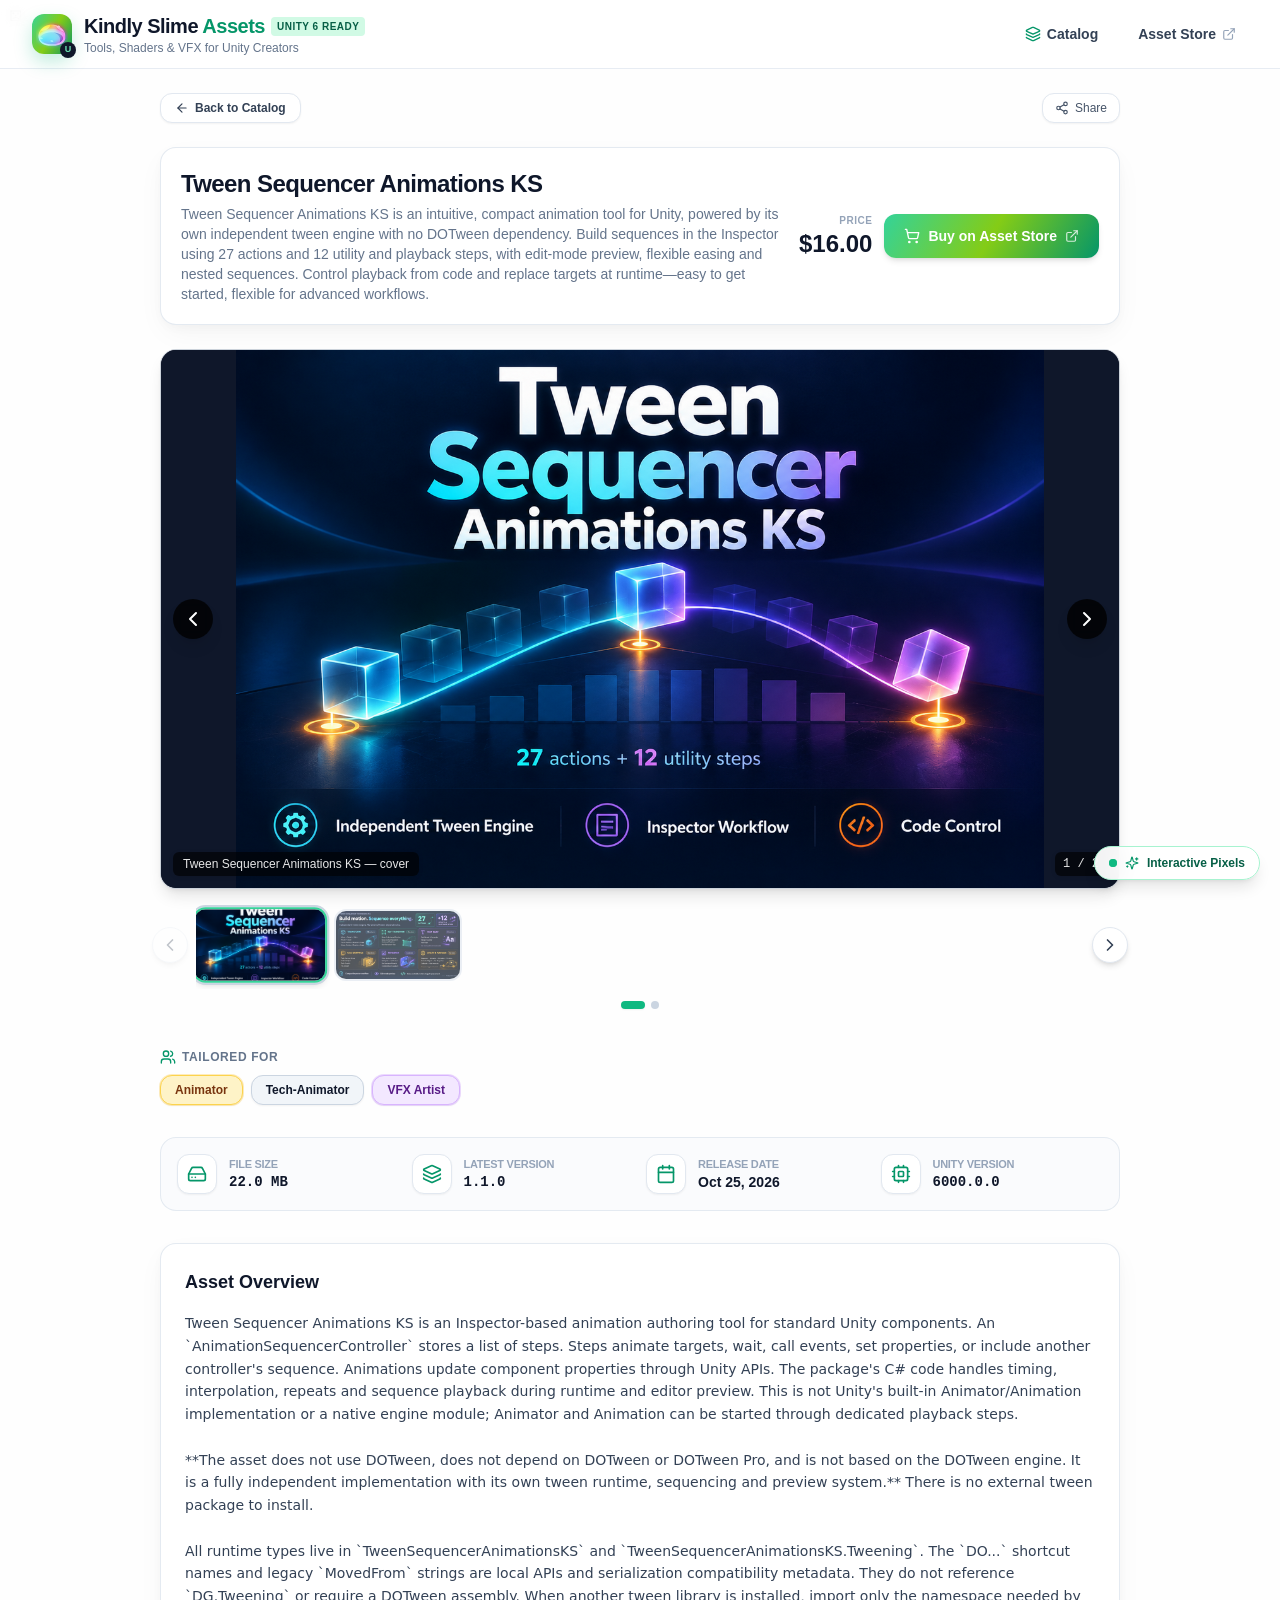
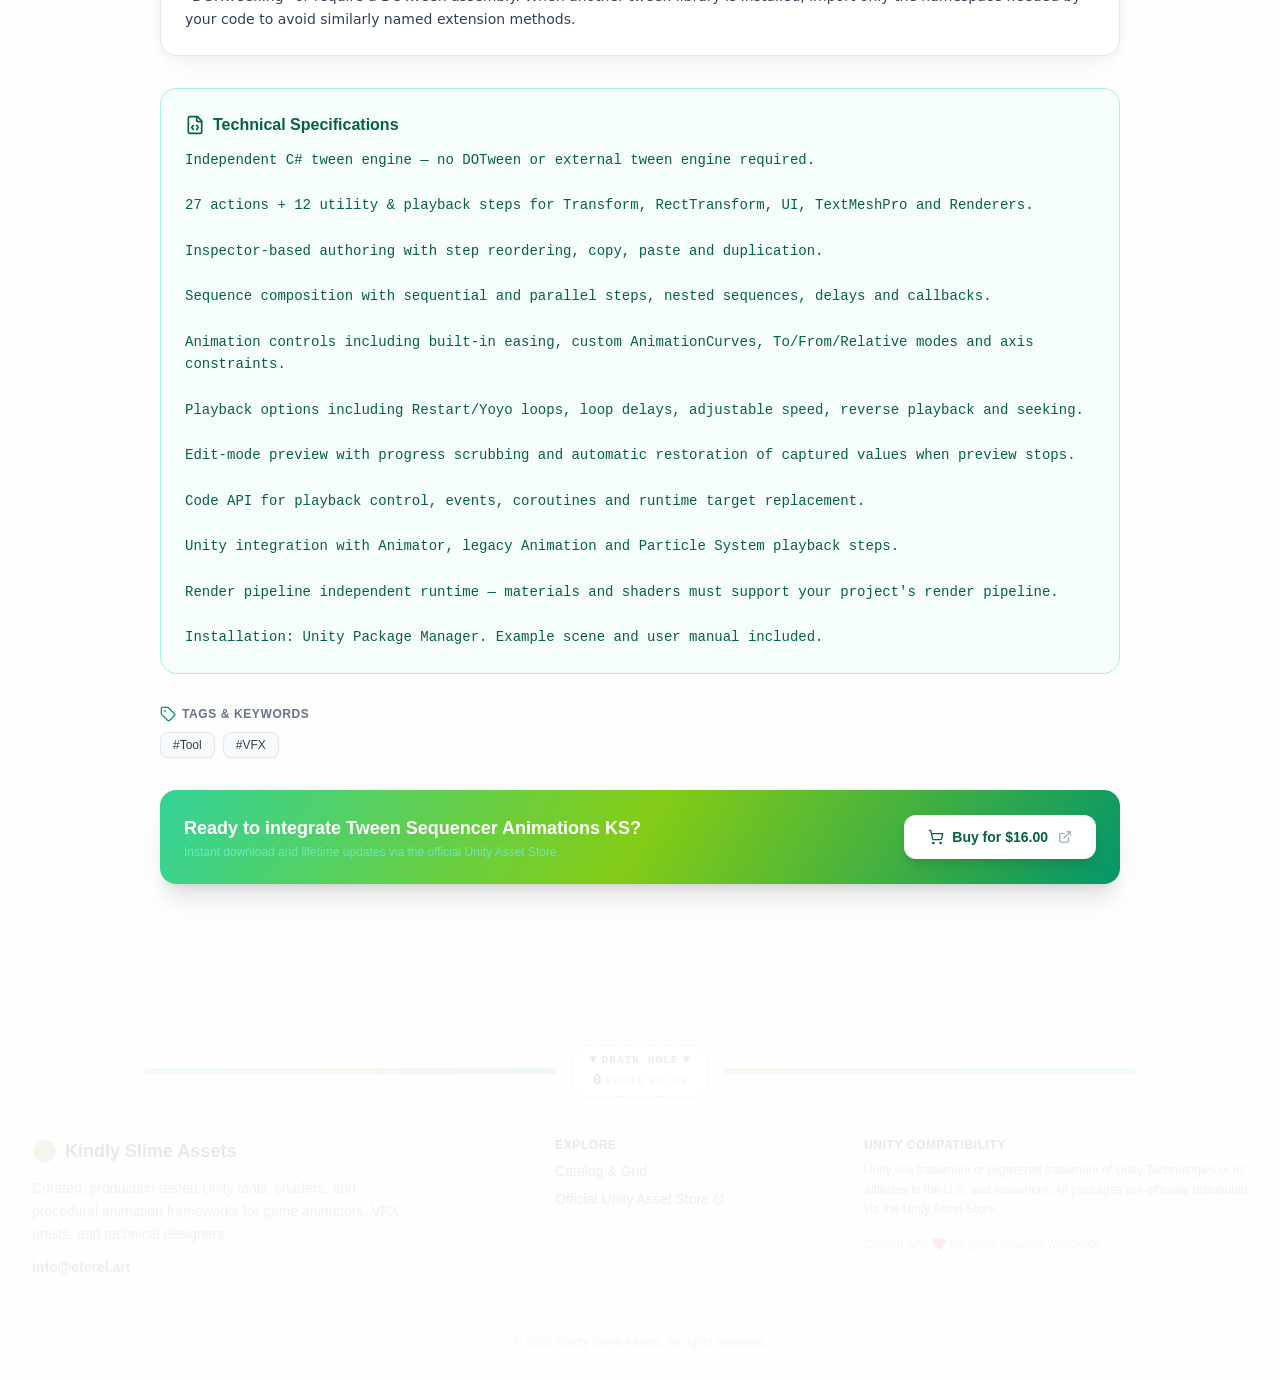
<file: asset/tween-sequencer-animations-ks/index.html>
<!DOCTYPE html><!--NpCzEX8FB5GFNMufwJMj5--><html lang="en" data-theme="slime"><head><meta charSet="utf-8"/><meta name="viewport" content="width=device-width, initial-scale=1"/><link rel="preload" as="image" href="/uploads/favicon-1792960924806.png"/><link rel="preload" as="image" href="/uploads/marketing-1280-1793495843586.png"/><link rel="preload" as="image" href="/uploads/tween-27-1792961425623.png"/><link rel="stylesheet" href="/_next/static/css/ccb2f82086b17821.css" data-precedence="next"/><link rel="preload" as="script" fetchPriority="low" href="/_next/static/chunks/webpack-4772d34723bd25e0.js"/><script src="/_next/static/chunks/4bd1b696-c023c6e3521b1417.js" async=""></script><script src="/_next/static/chunks/255-a85cef9cc3a04b12.js" async=""></script><script src="/_next/static/chunks/main-app-7085bcf40c44cc89.js" async=""></script><script src="/_next/static/chunks/467-fa972514f9c76bc9.js" async=""></script><script src="/_next/static/chunks/app/layout-8eebef2918df554c.js" async=""></script><script src="/_next/static/chunks/app/asset/%5Bid%5D/page-a4ecd3cb64cf832c.js" async=""></script><title>Tween Sequencer Animations KS — Kindly Slime Assets</title><meta name="description" content="Tween Sequencer Animations KS is an intuitive, compact animation tool for Unity, powered by its own independent tween engine with no DOTween dependency. Build sequences in the Inspector using 27 actions and 12 utility and playback steps, with edit-mode preview, flexible easing and nested sequences. Control playback from code and replace targets at runtime—easy to get started, flexible for advanced workflows."/><link rel="canonical" href="https://ks-assets.eterel.art/asset/tween-sequencer-animations-ks/"/><meta property="og:title" content="Tween Sequencer Animations KS — Kindly Slime Assets"/><meta property="og:description" content="Tween Sequencer Animations KS is an intuitive, compact animation tool for Unity, powered by its own independent tween engine with no DOTween dependency. Build sequences in the Inspector using 27 actions and 12 utility and playback steps, with edit-mode preview, flexible easing and nested sequences. Control playback from code and replace targets at runtime—easy to get started, flexible for advanced workflows."/><meta property="og:url" content="https://ks-assets.eterel.art/asset/tween-sequencer-animations-ks/"/><meta property="og:image" content="https://ks-assets.eterel.art/uploads/marketing-1280-1793495843586.png"/><meta property="og:type" content="website"/><meta name="twitter:card" content="summary"/><meta name="twitter:title" content="Kindly Slime Assets - Unity Asset Store Catalog &amp; VFX Tools"/><meta name="twitter:description" content="Curated collection of game development tools, procedural animation systems, elemental VFX shaders, and retro screen filters for Unity creators."/><meta name="twitter:image" content="https://ks-assets.eterel.art/uploads/marketing-1280-1793495843586.png"/><link rel="shortcut icon" href="/favicon.ico"/><link rel="icon" href="/uploads/favicon-1792960924806.png"/><link rel="icon" href="/favicon.ico" type="image/x-icon" sizes="64x64"/><link rel="apple-touch-icon" href="/uploads/favicon-1792960924806.png"/><script src="/_next/static/chunks/polyfills-42372ed130431b0a.js" noModule=""></script></head><body class="relative min-h-screen text-slate-900 antialiased flex flex-col justify-between"><div hidden=""><!--$--><!--/$--></div><canvas class="pointer-events-none absolute left-0 top-0 z-10 block w-full opacity-90"></canvas><div class="fixed bottom-5 right-5 z-40"><button class="accent-border hover-accent-border hover-accent-bg-pale accent-text-strong group flex items-center gap-2 rounded-full border bg-white/95 px-3.5 py-2 text-xs font-semibold shadow-lg backdrop-blur-md hover:shadow-xl transition-all" title="Open Interactive Pixel Physics Settings"><span class="relative flex h-2 w-2"><span class="accent-bg absolute inline-flex h-full w-full animate-ping rounded-full opacity-75"></span><span class="accent-bg relative inline-flex h-2 w-2 rounded-full"></span></span><svg xmlns="http://www.w3.org/2000/svg" width="24" height="24" viewBox="0 0 24 24" fill="none" stroke="currentColor" stroke-width="2" stroke-linecap="round" stroke-linejoin="round" class="lucide lucide-sparkles accent-text h-3.5 w-3.5 transition-transform group-hover:rotate-12"><path d="M9.937 15.5A2 2 0 0 0 8.5 14.063l-6.135-1.582a.5.5 0 0 1 0-.962L8.5 9.936A2 2 0 0 0 9.937 8.5l1.582-6.135a.5.5 0 0 1 .963 0L14.063 8.5A2 2 0 0 0 15.5 9.937l6.135 1.581a.5.5 0 0 1 0 .964L15.5 14.063a2 2 0 0 0-1.437 1.437l-1.582 6.135a.5.5 0 0 1-.963 0z"></path><path d="M20 3v4"></path><path d="M22 5h-4"></path><path d="M4 17v2"></path><path d="M5 18H3"></path></svg><span>Interactive Pixels</span></button></div><header class="sticky top-0 z-30 w-full border-b border-slate-200/80 bg-white/85 backdrop-blur-md transition-all"><div class="mx-auto flex max-w-7xl items-center justify-between px-4 py-3 sm:px-6 lg:px-8"><a class="group flex items-center gap-3" href="/"><div class="accent-gradient-bg accent-shadow relative flex h-10 w-10 items-center justify-center rounded-xl shadow-md transition-transform duration-200 group-hover:scale-105"><img src="/uploads/favicon-1792960924806.png" alt="Kindly Slime Assets" class="h-8 w-8 select-none object-contain" width="32" height="32"/><div class="accent-text-soft absolute -bottom-1 -right-1 flex h-4 w-4 items-center justify-center rounded-full bg-slate-900 text-[9px] font-black">U</div></div><div class="flex flex-col"><div class="flex items-center gap-1.5"><span class="font-extrabold tracking-tight text-slate-900 text-lg sm:text-xl">Kindly Slime<!-- --> <span class="accent-text">Assets</span></span><span class="accent-surface accent-text-strong hidden rounded px-1.5 py-0.5 text-[10px] font-bold uppercase tracking-wider sm:inline-block">Unity 6 Ready</span></div><p class="text-xs text-slate-500 font-medium">Tools, Shaders &amp; VFX for Unity Creators</p></div></a><div class="flex items-center gap-2 sm:gap-4"><a class="flex items-center gap-1.5 rounded-lg px-3 py-1.5 text-sm font-semibold text-slate-700 hover:bg-slate-100 hover:text-slate-900 transition-colors" href="/"><svg xmlns="http://www.w3.org/2000/svg" width="24" height="24" viewBox="0 0 24 24" fill="none" stroke="currentColor" stroke-width="2" stroke-linecap="round" stroke-linejoin="round" class="lucide lucide-layers accent-text h-4 w-4"><path d="M12.83 2.18a2 2 0 0 0-1.66 0L2.6 6.08a1 1 0 0 0 0 1.83l8.58 3.91a2 2 0 0 0 1.66 0l8.58-3.9a1 1 0 0 0 0-1.83z"></path><path d="M2 12a1 1 0 0 0 .58.91l8.6 3.91a2 2 0 0 0 1.65 0l8.58-3.9A1 1 0 0 0 22 12"></path><path d="M2 17a1 1 0 0 0 .58.91l8.6 3.91a2 2 0 0 0 1.65 0l8.58-3.9A1 1 0 0 0 22 17"></path></svg><span class="hidden sm:inline">Catalog</span></a><a href="https://assetstore.unity.com" target="_blank" rel="noopener noreferrer" class="flex items-center gap-1.5 rounded-lg px-3 py-1.5 text-sm font-semibold text-slate-700 hover:bg-slate-100 hover:text-slate-900 transition-colors"><span class="hidden sm:inline">Asset Store</span><svg xmlns="http://www.w3.org/2000/svg" width="24" height="24" viewBox="0 0 24 24" fill="none" stroke="currentColor" stroke-width="2" stroke-linecap="round" stroke-linejoin="round" class="lucide lucide-external-link h-3.5 w-3.5 text-slate-400"><path d="M15 3h6v6"></path><path d="M10 14 21 3"></path><path d="M18 13v6a2 2 0 0 1-2 2H5a2 2 0 0 1-2-2V8a2 2 0 0 1 2-2h6"></path></svg></a></div></div></header><main class="relative z-20 flex-1"><script type="application/ld+json">{"@context":"https://schema.org","@type":"Product","name":"Tween Sequencer Animations KS","description":"Tween Sequencer Animations KS is an intuitive, compact animation tool for Unity, powered by its own independent tween engine with no DOTween dependency. Build sequences in the Inspector using 27 actions and 12 utility and playback steps, with edit-mode preview, flexible easing and nested sequences. Control playback from code and replace targets at runtime—easy to get started, flexible for advanced workflows.","image":"https://ks-assets.eterel.art/uploads/marketing-1280-1793495843586.png","url":"https://ks-assets.eterel.art/asset/tween-sequencer-animations-ks/","category":"Unity Asset","offers":{"@type":"Offer","price":"16.00","priceCurrency":"USD","url":"https://assetstore.unity.com/packages/package/8646931","availability":"https://schema.org/InStock"}}</script><div class="mx-auto max-w-5xl px-4 py-6 sm:px-6 lg:px-8"><div class="mb-6 flex items-center justify-between"><a class="hover-accent-border hover-accent-bg-pale hover-accent-text-strong inline-flex items-center gap-1.5 rounded-xl border border-slate-200 bg-white px-3.5 py-1.5 text-xs font-bold text-slate-700 shadow-sm transition-all" href="/"><svg xmlns="http://www.w3.org/2000/svg" width="24" height="24" viewBox="0 0 24 24" fill="none" stroke="currentColor" stroke-width="2" stroke-linecap="round" stroke-linejoin="round" class="lucide lucide-arrow-left h-3.5 w-3.5"><path d="m12 19-7-7 7-7"></path><path d="M19 12H5"></path></svg><span>Back to Catalog</span></a><button class="inline-flex items-center gap-1.5 rounded-xl border border-slate-200 bg-white px-3 py-1.5 text-xs font-medium text-slate-600 shadow-sm hover:bg-slate-50 transition-colors" title="Copy link to asset"><svg xmlns="http://www.w3.org/2000/svg" width="24" height="24" viewBox="0 0 24 24" fill="none" stroke="currentColor" stroke-width="2" stroke-linecap="round" stroke-linejoin="round" class="lucide lucide-share2 h-3.5 w-3.5"><circle cx="18" cy="5" r="3"></circle><circle cx="6" cy="12" r="3"></circle><circle cx="18" cy="19" r="3"></circle><line x1="8.59" x2="15.42" y1="13.51" y2="17.49"></line><line x1="15.41" x2="8.59" y1="6.51" y2="10.49"></line></svg><span>Share</span></button></div><div class="mb-6 flex flex-col gap-4 rounded-2xl border border-slate-200/90 bg-white p-5 shadow-soft-card sm:flex-row sm:items-center sm:justify-between"><div class="flex flex-col"><h1 class="text-xl sm:text-2xl font-black text-slate-900 tracking-tight leading-tight">Tween Sequencer Animations KS</h1><p class="mt-1 text-xs sm:text-sm text-slate-500 font-medium">Tween Sequencer Animations KS is an intuitive, compact animation tool for Unity, powered by its own independent tween engine with no DOTween dependency. Build sequences in the Inspector using 27 actions and 12 utility and playback steps, with edit-mode preview, flexible easing and nested sequences. Control playback from code and replace targets at runtime—easy to get started, flexible for advanced workflows.</p></div><div class="flex items-center gap-3 shrink-0"><div class="flex flex-col text-right"><span class="text-[10px] uppercase font-bold text-slate-400 tracking-wider">Price</span><span class="text-xl sm:text-2xl font-black text-slate-900">$16.00</span></div><a href="https://assetstore.unity.com/packages/package/8646931" target="_blank" rel="noopener noreferrer" class="accent-gradient-bg group flex items-center gap-2 rounded-xl px-5 py-3 text-sm font-extrabold text-white shadow-md hover:shadow-lg transition-all duration-200" title="Buy on Unity Asset Store (Opens in new window)"><svg xmlns="http://www.w3.org/2000/svg" width="24" height="24" viewBox="0 0 24 24" fill="none" stroke="currentColor" stroke-width="2" stroke-linecap="round" stroke-linejoin="round" class="lucide lucide-shopping-cart h-4 w-4 transition-transform group-hover:scale-110"><circle cx="8" cy="21" r="1"></circle><circle cx="19" cy="21" r="1"></circle><path d="M2.05 2.05h2l2.66 12.42a2 2 0 0 0 2 1.58h9.78a2 2 0 0 0 1.95-1.57l1.65-7.43H5.12"></path></svg><span>Buy on Asset Store</span><svg xmlns="http://www.w3.org/2000/svg" width="24" height="24" viewBox="0 0 24 24" fill="none" stroke="currentColor" stroke-width="2" stroke-linecap="round" stroke-linejoin="round" class="lucide lucide-external-link h-3.5 w-3.5 opacity-80"><path d="M15 3h6v6"></path><path d="M10 14 21 3"></path><path d="M18 13v6a2 2 0 0 1-2 2H5a2 2 0 0 1-2-2V8a2 2 0 0 1 2-2h6"></path></svg></a></div></div><div class="mb-2"><div class="group relative aspect-[16/9] w-full overflow-hidden rounded-2xl border border-slate-200/90 bg-slate-950 shadow-lg"><div class="relative h-full w-full flex items-center justify-center bg-slate-900"><img src="/uploads/marketing-1280-1793495843586.png" alt="Tween Sequencer Animations KS — cover" class="h-full w-full object-contain"/></div><button aria-label="Previous Media" class="absolute left-3 top-1/2 -translate-y-1/2 flex h-10 w-10 items-center justify-center rounded-full bg-black/80 text-white shadow-lg backdrop-blur-sm transition-all duration-200 hover:scale-110 hover:bg-black focus:outline-none focus:ring-2 focus:ring-white/50"><svg xmlns="http://www.w3.org/2000/svg" width="24" height="24" viewBox="0 0 24 24" fill="none" stroke="currentColor" stroke-width="2" stroke-linecap="round" stroke-linejoin="round" class="lucide lucide-chevron-left h-6 w-6"><path d="m15 18-6-6 6-6"></path></svg></button><button aria-label="Next Media" class="absolute right-3 top-1/2 -translate-y-1/2 flex h-10 w-10 items-center justify-center rounded-full bg-black/80 text-white shadow-lg backdrop-blur-sm transition-all duration-200 hover:scale-110 hover:bg-black focus:outline-none focus:ring-2 focus:ring-white/50"><svg xmlns="http://www.w3.org/2000/svg" width="24" height="24" viewBox="0 0 24 24" fill="none" stroke="currentColor" stroke-width="2" stroke-linecap="round" stroke-linejoin="round" class="lucide lucide-chevron-right h-6 w-6"><path d="m9 18 6-6-6-6"></path></svg></button><div class="pointer-events-none absolute bottom-3 left-3 right-3 flex items-center justify-between text-xs text-white/90 drop-shadow"><span class="font-medium bg-black/60 px-2.5 py-1 rounded-md backdrop-blur-sm">Tween Sequencer Animations KS — cover</span><span class="font-mono bg-black/60 px-2 py-1 rounded-md backdrop-blur-sm">1<!-- --> / <!-- -->2</span></div></div></div><div class="mb-10"><div class="relative mt-3 w-full"><div class="relative flex items-center"><button disabled="" aria-label="Scroll thumbnails left" class="hover-accent-border hover-accent-bg-pale hover-accent-text z-10 -ml-2 flex h-9 w-9 shrink-0 items-center justify-center rounded-full border border-slate-200 bg-white shadow-md text-slate-700 transition-all disabled:opacity-30 disabled:cursor-not-allowed"><svg xmlns="http://www.w3.org/2000/svg" width="24" height="24" viewBox="0 0 24 24" fill="none" stroke="currentColor" stroke-width="2" stroke-linecap="round" stroke-linejoin="round" class="lucide lucide-chevron-left h-5 w-5"><path d="m15 18-6-6 6-6"></path></svg></button><div class="mx-2 flex flex-1 items-center gap-2.5 overflow-x-auto py-2 scrollbar-none select-none scroll-smooth" style="cursor:grab"><button class="group relative aspect-[16/9] w-28 sm:w-32 shrink-0 overflow-hidden rounded-xl border-2 transition-all duration-200 accent-border-strong ring-2 ring-slate-300 scale-105 shadow-md"><img src="/uploads/marketing-1280-1793495843586.png" alt="Tween Sequencer Animations KS — cover" class="h-full w-full object-cover"/></button><button class="group relative aspect-[16/9] w-28 sm:w-32 shrink-0 overflow-hidden rounded-xl border-2 transition-all duration-200 border-slate-200 opacity-70 hover:opacity-100 hover:border-slate-300"><img src="/uploads/tween-27-1792961425623.png" alt="tween_27.png" class="h-full w-full object-cover"/></button></div><button aria-label="Scroll thumbnails right" class="hover-accent-border hover-accent-bg-pale hover-accent-text z-10 -mr-2 flex h-9 w-9 shrink-0 items-center justify-center rounded-full border border-slate-200 bg-white shadow-md text-slate-700 transition-all disabled:opacity-30 disabled:cursor-not-allowed"><svg xmlns="http://www.w3.org/2000/svg" width="24" height="24" viewBox="0 0 24 24" fill="none" stroke="currentColor" stroke-width="2" stroke-linecap="round" stroke-linejoin="round" class="lucide lucide-chevron-right h-5 w-5"><path d="m9 18 6-6-6-6"></path></svg></button></div><div class="mt-3 flex items-center justify-center gap-1.5"><button aria-label="Go to slide 1" class="h-2 rounded-full transition-all duration-300 accent-bg w-6 shadow-sm"></button><button aria-label="Go to slide 2" class="h-2 rounded-full transition-all duration-300 w-2 bg-slate-300 hover:bg-slate-400"></button></div></div></div><div class="flex flex-col gap-8"><div><div class="mb-2.5 flex items-center gap-1.5 text-xs font-bold uppercase tracking-wider text-slate-500"><svg xmlns="http://www.w3.org/2000/svg" width="24" height="24" viewBox="0 0 24 24" fill="none" stroke="currentColor" stroke-width="2" stroke-linecap="round" stroke-linejoin="round" class="lucide lucide-users accent-text h-4 w-4"><path d="M16 21v-2a4 4 0 0 0-4-4H6a4 4 0 0 0-4 4v2"></path><circle cx="9" cy="7" r="4"></circle><path d="M22 21v-2a4 4 0 0 0-3-3.87"></path><path d="M16 3.13a4 4 0 0 1 0 7.75"></path></svg><span>Tailored For</span></div><div class="flex flex-wrap gap-2"><div class="flex items-center gap-1.5 rounded-xl border px-3.5 py-1.5 text-xs font-extrabold shadow-sm transition-transform hover:scale-105 bg-amber-100 text-amber-900 border-amber-300 ring-1 ring-amber-400/30"><span>Animator</span></div><div class="flex items-center gap-1.5 rounded-xl border px-3.5 py-1.5 text-xs font-extrabold shadow-sm transition-transform hover:scale-105 bg-slate-100 text-slate-900 border-slate-300"><span>Tech-Animator</span></div><div class="flex items-center gap-1.5 rounded-xl border px-3.5 py-1.5 text-xs font-extrabold shadow-sm transition-transform hover:scale-105 bg-purple-100 text-purple-900 border-purple-300 ring-1 ring-purple-400/30"><span>VFX Artist</span></div></div></div><div class="grid grid-cols-2 gap-3 rounded-2xl border border-slate-200/90 bg-slate-50/70 p-4 sm:grid-cols-4"><div class="flex items-center gap-3"><div class="accent-text flex h-10 w-10 shrink-0 items-center justify-center rounded-xl bg-white border border-slate-200 shadow-sm"><svg xmlns="http://www.w3.org/2000/svg" width="24" height="24" viewBox="0 0 24 24" fill="none" stroke="currentColor" stroke-width="2" stroke-linecap="round" stroke-linejoin="round" class="lucide lucide-hard-drive h-5 w-5"><line x1="22" x2="2" y1="12" y2="12"></line><path d="M5.45 5.11 2 12v6a2 2 0 0 0 2 2h16a2 2 0 0 0 2-2v-6l-3.45-6.89A2 2 0 0 0 16.76 4H7.24a2 2 0 0 0-1.79 1.11z"></path><line x1="6" x2="6.01" y1="16" y2="16"></line><line x1="10" x2="10.01" y1="16" y2="16"></line></svg></div><div class="flex flex-col"><span class="text-[11px] font-semibold text-slate-400 uppercase tracking-tight">File size</span><span class="font-mono text-sm font-bold text-slate-900">22.0 MB</span></div></div><div class="flex items-center gap-3"><div class="accent-text flex h-10 w-10 shrink-0 items-center justify-center rounded-xl bg-white border border-slate-200 shadow-sm"><svg xmlns="http://www.w3.org/2000/svg" width="24" height="24" viewBox="0 0 24 24" fill="none" stroke="currentColor" stroke-width="2" stroke-linecap="round" stroke-linejoin="round" class="lucide lucide-layers h-5 w-5"><path d="M12.83 2.18a2 2 0 0 0-1.66 0L2.6 6.08a1 1 0 0 0 0 1.83l8.58 3.91a2 2 0 0 0 1.66 0l8.58-3.9a1 1 0 0 0 0-1.83z"></path><path d="M2 12a1 1 0 0 0 .58.91l8.6 3.91a2 2 0 0 0 1.65 0l8.58-3.9A1 1 0 0 0 22 12"></path><path d="M2 17a1 1 0 0 0 .58.91l8.6 3.91a2 2 0 0 0 1.65 0l8.58-3.9A1 1 0 0 0 22 17"></path></svg></div><div class="flex flex-col"><span class="text-[11px] font-semibold text-slate-400 uppercase tracking-tight">Latest version</span><span class="font-mono text-sm font-bold text-slate-900">1.1.0</span></div></div><div class="flex items-center gap-3"><div class="accent-text flex h-10 w-10 shrink-0 items-center justify-center rounded-xl bg-white border border-slate-200 shadow-sm"><svg xmlns="http://www.w3.org/2000/svg" width="24" height="24" viewBox="0 0 24 24" fill="none" stroke="currentColor" stroke-width="2" stroke-linecap="round" stroke-linejoin="round" class="lucide lucide-calendar h-5 w-5"><path d="M8 2v4"></path><path d="M16 2v4"></path><rect width="18" height="18" x="3" y="4" rx="2"></rect><path d="M3 10h18"></path></svg></div><div class="flex flex-col"><span class="text-[11px] font-semibold text-slate-400 uppercase tracking-tight">Release date</span><span class="text-sm font-bold text-slate-900">Oct 25, 2026</span></div></div><div class="flex items-center gap-3"><div class="accent-text flex h-10 w-10 shrink-0 items-center justify-center rounded-xl bg-white border border-slate-200 shadow-sm"><svg xmlns="http://www.w3.org/2000/svg" width="24" height="24" viewBox="0 0 24 24" fill="none" stroke="currentColor" stroke-width="2" stroke-linecap="round" stroke-linejoin="round" class="lucide lucide-cpu h-5 w-5"><rect width="16" height="16" x="4" y="4" rx="2"></rect><rect width="6" height="6" x="9" y="9" rx="1"></rect><path d="M15 2v2"></path><path d="M15 20v2"></path><path d="M2 15h2"></path><path d="M2 9h2"></path><path d="M20 15h2"></path><path d="M20 9h2"></path><path d="M9 2v2"></path><path d="M9 20v2"></path></svg></div><div class="flex flex-col"><span class="text-[11px] font-semibold text-slate-400 uppercase tracking-tight">Unity version</span><span class="font-mono text-sm font-bold text-slate-900">6000.0.0</span></div></div></div><div class="rounded-2xl border border-slate-200/90 bg-white p-6 shadow-soft-card"><h3 class="mb-4 text-lg font-bold text-slate-900">Asset Overview</h3><div class="prose prose-slate max-w-none text-sm text-slate-700 leading-relaxed whitespace-pre-line font-sans">Tween Sequencer Animations KS is an Inspector-based animation authoring tool for standard Unity components. An `AnimationSequencerController` stores a list of steps. Steps animate targets, wait, call events, set properties, or include another controller&#x27;s sequence. Animations update component properties through Unity APIs. The package&#x27;s C# code handles timing, interpolation, repeats and sequence playback during runtime and editor preview. This is not Unity&#x27;s built-in Animator/Animation implementation or a native engine module; Animator and Animation can be started through dedicated playback steps.

**The asset does not use DOTween, does not depend on DOTween or DOTween Pro, and is not based on the DOTween engine. It is a fully independent implementation with its own tween runtime, sequencing and preview system.** There is no external tween package to install.

All runtime types live in `TweenSequencerAnimationsKS` and `TweenSequencerAnimationsKS.Tweening`. The `DO...` shortcut names and legacy `MovedFrom` strings are local APIs and serialization compatibility metadata. They do not reference `DG.Tweening` or require a DOTween assembly. When another tween library is installed, import only the namespace needed by your code to avoid similarly named extension methods.</div></div><div class="accent-technical rounded-2xl border p-6"><div class="mb-3 flex items-center gap-2"><svg xmlns="http://www.w3.org/2000/svg" width="24" height="24" viewBox="0 0 24 24" fill="none" stroke="currentColor" stroke-width="2" stroke-linecap="round" stroke-linejoin="round" class="lucide lucide-file-code accent-text-strong h-5 w-5"><path d="M10 12.5 8 15l2 2.5"></path><path d="m14 12.5 2 2.5-2 2.5"></path><path d="M14 2v4a2 2 0 0 0 2 2h4"></path><path d="M15 2H6a2 2 0 0 0-2 2v16a2 2 0 0 0 2 2h12a2 2 0 0 0 2-2V7z"></path></svg><h3 class="accent-technical-text text-base font-extrabold">Technical Specifications</h3></div><div class="accent-technical-text prose max-w-none text-sm leading-relaxed whitespace-pre-line font-mono">Independent C# tween engine — no DOTween or external tween engine required.

27 actions + 12 utility &amp; playback steps for Transform, RectTransform, UI, TextMeshPro and Renderers.

Inspector-based authoring with step reordering, copy, paste and duplication.

Sequence composition with sequential and parallel steps, nested sequences, delays and callbacks.

Animation controls including built-in easing, custom AnimationCurves, To/From/Relative modes and axis constraints.

Playback options including Restart/Yoyo loops, loop delays, adjustable speed, reverse playback and seeking.

Edit-mode preview with progress scrubbing and automatic restoration of captured values when preview stops.

Code API for playback control, events, coroutines and runtime target replacement.

Unity integration with Animator, legacy Animation and Particle System playback steps.

Render pipeline independent runtime — materials and shaders must support your project&#x27;s render pipeline.

Installation: Unity Package Manager. Example scene and user manual included.</div></div><div><div class="mb-2.5 flex items-center gap-1.5 text-xs font-bold uppercase tracking-wider text-slate-500"><svg xmlns="http://www.w3.org/2000/svg" width="24" height="24" viewBox="0 0 24 24" fill="none" stroke="currentColor" stroke-width="2" stroke-linecap="round" stroke-linejoin="round" class="lucide lucide-tag accent-text h-4 w-4"><path d="M12.586 2.586A2 2 0 0 0 11.172 2H4a2 2 0 0 0-2 2v7.172a2 2 0 0 0 .586 1.414l8.704 8.704a2.426 2.426 0 0 0 3.42 0l6.58-6.58a2.426 2.426 0 0 0 0-3.42z"></path><circle cx="7.5" cy="7.5" r=".5" fill="currentColor"></circle></svg><span>Tags &amp; Keywords</span></div><div class="flex flex-wrap gap-2"><span class="hover-accent-border hover-accent-bg-pale hover-accent-text-strong rounded-lg border border-slate-200 bg-slate-50 px-3 py-1 text-xs font-medium text-slate-700 shadow-sm transition-colors">#<!-- -->Tool</span><span class="hover-accent-border hover-accent-bg-pale hover-accent-text-strong rounded-lg border border-slate-200 bg-slate-50 px-3 py-1 text-xs font-medium text-slate-700 shadow-sm transition-colors">#<!-- -->VFX</span></div></div><div class="accent-gradient-bg flex flex-col items-center justify-between gap-4 rounded-2xl p-6 text-white shadow-xl sm:flex-row"><div><h4 class="text-lg font-extrabold">Ready to integrate Tween Sequencer Animations KS?</h4><p class="accent-text-soft text-xs mt-0.5">Instant download and lifetime updates via the official Unity Asset Store.</p></div><a href="https://assetstore.unity.com/packages/package/8646931" target="_blank" rel="noopener noreferrer" class="accent-text-strong hover-accent-bg-pale flex items-center gap-2 rounded-xl bg-white px-6 py-3 text-sm font-extrabold shadow-lg hover:scale-105 transition-all shrink-0"><svg xmlns="http://www.w3.org/2000/svg" width="24" height="24" viewBox="0 0 24 24" fill="none" stroke="currentColor" stroke-width="2" stroke-linecap="round" stroke-linejoin="round" class="lucide lucide-shopping-cart accent-text-strong h-4 w-4"><circle cx="8" cy="21" r="1"></circle><circle cx="19" cy="21" r="1"></circle><path d="M2.05 2.05h2l2.66 12.42a2 2 0 0 0 2 1.58h9.78a2 2 0 0 0 1.95-1.57l1.65-7.43H5.12"></path></svg><span>Buy for <!-- -->$16.00</span><svg xmlns="http://www.w3.org/2000/svg" width="24" height="24" viewBox="0 0 24 24" fill="none" stroke="currentColor" stroke-width="2" stroke-linecap="round" stroke-linejoin="round" class="lucide lucide-external-link h-3.5 w-3.5 text-slate-400 ml-0.5"><path d="M15 3h6v6"></path><path d="M10 14 21 3"></path><path d="M18 13v6a2 2 0 0 1-2 2H5a2 2 0 0 1-2-2V8a2 2 0 0 1 2-2h6"></path></svg></a></div></div></div><!--$--><!--/$--></main><footer class="relative mt-24 w-full overflow-hidden border-t border-slate-200/90 bg-gradient-to-b from-slate-50 to-slate-100 pt-10 pb-8 text-slate-600"><div class="relative mx-auto mb-10 max-w-5xl px-4"><div class="flex items-center justify-between gap-4 text-xs font-mono text-slate-400"><div class="h-1.5 flex-1 rounded-full bg-slate-300 relative overflow-hidden"><div class="accent-gradient-bg absolute inset-0 opacity-60"></div></div><div class="accent-border-strong flex flex-col items-center px-4 py-1.5 rounded-xl border border-dashed bg-white shadow-sm text-center"><span class="accent-text-strong text-[11px] font-bold uppercase tracking-widest flex items-center gap-1"><span class="inline-block animate-bounce text-xs">▼</span>DRAIN HOLE<span class="inline-block animate-bounce text-xs">▼</span></span><span class="mt-0.5 flex items-baseline gap-1 text-[10px] uppercase tracking-wide text-slate-400"><strong class="text-sm font-black tabular-nums text-slate-900">0</strong>pixels fallen</span></div><div class="h-1.5 flex-1 rounded-full bg-slate-300 relative overflow-hidden"><div class="accent-gradient-bg-reverse absolute inset-0 opacity-60"></div></div></div></div><div class="mx-auto max-w-7xl px-4 sm:px-6 lg:px-8"><div class="grid grid-cols-1 gap-8 md:grid-cols-3"><div class="flex flex-col gap-3"><div class="flex items-center gap-2 font-extrabold text-slate-900 text-lg"><span class="text-xl">🟢</span><span>Kindly Slime Assets</span></div><p class="text-sm text-slate-500 leading-relaxed">Curated, production-tested Unity tools, shaders, and procedural animation frameworks for game animators, VFX artists, and technical designers.</p><a href="mailto:info@eterel.art" class="hover-accent-text w-fit text-sm font-semibold text-slate-600 transition-colors">info@eterel.art</a></div><div class="flex flex-col gap-2 md:items-center"><div class="flex flex-col gap-2"><h4 class="text-xs font-bold uppercase tracking-wider text-slate-900">Explore</h4><a class="hover-accent-text text-sm transition-colors" href="/">Catalog &amp; Grid</a><a href="https://assetstore.unity.com" target="_blank" rel="noopener noreferrer" class="hover-accent-text inline-flex items-center gap-1 text-sm transition-colors">Official Unity Asset Store <svg xmlns="http://www.w3.org/2000/svg" width="24" height="24" viewBox="0 0 24 24" fill="none" stroke="currentColor" stroke-width="2" stroke-linecap="round" stroke-linejoin="round" class="lucide lucide-external-link h-3 w-3"><path d="M15 3h6v6"></path><path d="M10 14 21 3"></path><path d="M18 13v6a2 2 0 0 1-2 2H5a2 2 0 0 1-2-2V8a2 2 0 0 1 2-2h6"></path></svg></a></div></div><div class="flex flex-col gap-2"><h4 class="text-xs font-bold uppercase tracking-wider text-slate-900">Unity Compatibility</h4><p class="text-xs text-slate-500 leading-relaxed">Unity is a trademark or registered trademark of Unity Technologies or its affiliates in the U.S. and elsewhere. All packages are officially distributed via the Unity Asset Store.</p><div class="mt-2 flex items-center gap-1 text-xs text-slate-400"><span>Crafted with</span><svg xmlns="http://www.w3.org/2000/svg" width="24" height="24" viewBox="0 0 24 24" fill="none" stroke="currentColor" stroke-width="2" stroke-linecap="round" stroke-linejoin="round" class="lucide lucide-heart h-3.5 w-3.5 text-rose-500 fill-rose-500"><path d="M19 14c1.49-1.46 3-3.21 3-5.5A5.5 5.5 0 0 0 16.5 3c-1.76 0-3 .5-4.5 2-1.5-1.5-2.74-2-4.5-2A5.5 5.5 0 0 0 2 8.5c0 2.3 1.5 4.05 3 5.5l7 7Z"></path></svg><span>for game creators worldwide</span></div></div></div><div class="mt-8 border-t border-slate-200/60 pt-6 text-center text-xs text-slate-400">© <!-- -->2026<!-- --> <!-- -->Kindly Slime Assets. All rights reserved.</div></div></footer><script src="/_next/static/chunks/webpack-4772d34723bd25e0.js" id="_R_" async=""></script><script>(self.__next_f=self.__next_f||[]).push([0])</script><script>self.__next_f.push([1,"1:\"$Sreact.fragment\"\n2:I[3754,[\"467\",\"static/chunks/467-fa972514f9c76bc9.js\",\"177\",\"static/chunks/app/layout-8eebef2918df554c.js\"],\"default\"]\n3:I[63,[\"467\",\"static/chunks/467-fa972514f9c76bc9.js\",\"177\",\"static/chunks/app/layout-8eebef2918df554c.js\"],\"default\"]\n4:I[9766,[],\"\"]\n5:I[8924,[],\"\"]\n6:I[1544,[\"467\",\"static/chunks/467-fa972514f9c76bc9.js\",\"177\",\"static/chunks/app/layout-8eebef2918df554c.js\"],\"default\"]\n8:I[4431,[],\"OutletBoundary\"]\na:I[5278,[],\"AsyncMetadataOutlet\"]\nc:I[4431,[],\"ViewportBoundary\"]\ne:I[4431,[],\"MetadataBoundary\"]\nf:\"$Sreact.suspense\"\n11:I[7150,[],\"\"]\n:HL[\"/_next/static/css/ccb2f82086b17821.css\",\"style\"]\n"])</script><script>self.__next_f.push([1,"0:{\"P\":null,\"b\":\"NpCzEX8FB5GFNMufwJMj5\",\"p\":\"\",\"c\":[\"\",\"asset\",\"tween-sequencer-animations-ks\",\"\"],\"i\":false,\"f\":[[[\"\",{\"children\":[\"asset\",{\"children\":[[\"id\",\"tween-sequencer-animations-ks\",\"d\"],{\"children\":[\"__PAGE__\",{}]}]}]},\"$undefined\",\"$undefined\",true],[\"\",[\"$\",\"$1\",\"c\",{\"children\":[[[\"$\",\"link\",\"0\",{\"rel\":\"stylesheet\",\"href\":\"/_next/static/css/ccb2f82086b17821.css\",\"precedence\":\"next\",\"crossOrigin\":\"$undefined\",\"nonce\":\"$undefined\"}]],[\"$\",\"html\",null,{\"lang\":\"en\",\"data-theme\":\"slime\",\"children\":[\"$\",\"body\",null,{\"className\":\"relative min-h-screen text-slate-900 antialiased flex flex-col justify-between\",\"children\":[[\"$\",\"$L2\",null,{}],[\"$\",\"$L3\",null,{}],[\"$\",\"main\",null,{\"className\":\"relative z-20 flex-1\",\"children\":[\"$\",\"$L4\",null,{\"parallelRouterKey\":\"children\",\"error\":\"$undefined\",\"errorStyles\":\"$undefined\",\"errorScripts\":\"$undefined\",\"template\":[\"$\",\"$L5\",null,{}],\"templateStyles\":\"$undefined\",\"templateScripts\":\"$undefined\",\"notFound\":[[[\"$\",\"title\",null,{\"children\":\"404: This page could not be found.\"}],[\"$\",\"div\",null,{\"style\":{\"fontFamily\":\"system-ui,\\\"Segoe UI\\\",Roboto,Helvetica,Arial,sans-serif,\\\"Apple Color Emoji\\\",\\\"Segoe UI Emoji\\\"\",\"height\":\"100vh\",\"textAlign\":\"center\",\"display\":\"flex\",\"flexDirection\":\"column\",\"alignItems\":\"center\",\"justifyContent\":\"center\"},\"children\":[\"$\",\"div\",null,{\"children\":[[\"$\",\"style\",null,{\"dangerouslySetInnerHTML\":{\"__html\":\"body{color:#000;background:#fff;margin:0}.next-error-h1{border-right:1px solid rgba(0,0,0,.3)}@media (prefers-color-scheme:dark){body{color:#fff;background:#000}.next-error-h1{border-right:1px solid rgba(255,255,255,.3)}}\"}}],[\"$\",\"h1\",null,{\"className\":\"next-error-h1\",\"style\":{\"display\":\"inline-block\",\"margin\":\"0 20px 0 0\",\"padding\":\"0 23px 0 0\",\"fontSize\":24,\"fontWeight\":500,\"verticalAlign\":\"top\",\"lineHeight\":\"49px\"},\"children\":404}],[\"$\",\"div\",null,{\"style\":{\"display\":\"inline-block\"},\"children\":[\"$\",\"h2\",null,{\"style\":{\"fontSize\":14,\"fontWeight\":400,\"lineHeight\":\"49px\",\"margin\":0},\"children\":\"This page could not be found.\"}]}]]}]}]],[]],\"forbidden\":\"$undefined\",\"unauthorized\":\"$undefined\"}]}],[\"$\",\"$L6\",null,{}]]}]}]]}],{\"children\":[\"asset\",[\"$\",\"$1\",\"c\",{\"children\":[null,[\"$\",\"$L4\",null,{\"parallelRouterKey\":\"children\",\"error\":\"$undefined\",\"errorStyles\":\"$undefined\",\"errorScripts\":\"$undefined\",\"template\":[\"$\",\"$L5\",null,{}],\"templateStyles\":\"$undefined\",\"templateScripts\":\"$undefined\",\"notFound\":\"$undefined\",\"forbidden\":\"$undefined\",\"unauthorized\":\"$undefined\"}]]}],{\"children\":[[\"id\",\"tween-sequencer-animations-ks\",\"d\"],[\"$\",\"$1\",\"c\",{\"children\":[null,[\"$\",\"$L4\",null,{\"parallelRouterKey\":\"children\",\"error\":\"$undefined\",\"errorStyles\":\"$undefined\",\"errorScripts\":\"$undefined\",\"template\":[\"$\",\"$L5\",null,{}],\"templateStyles\":\"$undefined\",\"templateScripts\":\"$undefined\",\"notFound\":\"$undefined\",\"forbidden\":\"$undefined\",\"unauthorized\":\"$undefined\"}]]}],{\"children\":[\"__PAGE__\",[\"$\",\"$1\",\"c\",{\"children\":[\"$L7\",null,[\"$\",\"$L8\",null,{\"children\":[\"$L9\",[\"$\",\"$La\",null,{\"promise\":\"$@b\"}]]}]]}],{},null,false]},null,false]},null,false]},null,false],[\"$\",\"$1\",\"h\",{\"children\":[null,[[\"$\",\"$Lc\",null,{\"children\":\"$Ld\"}],null],[\"$\",\"$Le\",null,{\"children\":[\"$\",\"div\",null,{\"hidden\":true,\"children\":[\"$\",\"$f\",null,{\"fallback\":null,\"children\":\"$L10\"}]}]}]]}],false]],\"m\":\"$undefined\",\"G\":[\"$11\",[]],\"s\":false,\"S\":true}\n"])</script><script>self.__next_f.push([1,"12:I[9665,[\"467\",\"static/chunks/467-fa972514f9c76bc9.js\",\"325\",\"static/chunks/app/asset/%5Bid%5D/page-a4ecd3cb64cf832c.js\"],\"default\"]\n13:T503,"])</script><script>self.__next_f.push([1,"Tween Sequencer Animations KS is an Inspector-based animation authoring tool for standard Unity components. An `AnimationSequencerController` stores a list of steps. Steps animate targets, wait, call events, set properties, or include another controller's sequence. Animations update component properties through Unity APIs. The package's C# code handles timing, interpolation, repeats and sequence playback during runtime and editor preview. This is not Unity's built-in Animator/Animation implementation or a native engine module; Animator and Animation can be started through dedicated playback steps.\n\n**The asset does not use DOTween, does not depend on DOTween or DOTween Pro, and is not based on the DOTween engine. It is a fully independent implementation with its own tween runtime, sequencing and preview system.** There is no external tween package to install.\n\nAll runtime types live in `TweenSequencerAnimationsKS` and `TweenSequencerAnimationsKS.Tweening`. The `DO...` shortcut names and legacy `MovedFrom` strings are local APIs and serialization compatibility metadata. They do not reference `DG.Tweening` or require a DOTween assembly. When another tween library is installed, import only the namespace needed by your code to avoid similarly named extension methods."])</script><script>self.__next_f.push([1,"14:T415,"])</script><script>self.__next_f.push([1,"Independent C# tween engine — no DOTween or external tween engine required.\n\n27 actions + 12 utility \u0026 playback steps for Transform, RectTransform, UI, TextMeshPro and Renderers.\n\nInspector-based authoring with step reordering, copy, paste and duplication.\n\nSequence composition with sequential and parallel steps, nested sequences, delays and callbacks.\n\nAnimation controls including built-in easing, custom AnimationCurves, To/From/Relative modes and axis constraints.\n\nPlayback options including Restart/Yoyo loops, loop delays, adjustable speed, reverse playback and seeking.\n\nEdit-mode preview with progress scrubbing and automatic restoration of captured values when preview stops.\n\nCode API for playback control, events, coroutines and runtime target replacement.\n\nUnity integration with Animator, legacy Animation and Particle System playback steps.\n\nRender pipeline independent runtime — materials and shaders must support your project's render pipeline.\n\nInstallation: Unity Package Manager. Example scene and user manual included."])</script><script>self.__next_f.push([1,"7:[[\"$\",\"script\",null,{\"type\":\"application/ld+json\",\"dangerouslySetInnerHTML\":{\"__html\":\"{\\\"@context\\\":\\\"https://schema.org\\\",\\\"@type\\\":\\\"Product\\\",\\\"name\\\":\\\"Tween Sequencer Animations KS\\\",\\\"description\\\":\\\"Tween Sequencer Animations KS is an intuitive, compact animation tool for Unity, powered by its own independent tween engine with no DOTween dependency. Build sequences in the Inspector using 27 actions and 12 utility and playback steps, with edit-mode preview, flexible easing and nested sequences. Control playback from code and replace targets at runtime—easy to get started, flexible for advanced workflows.\\\",\\\"image\\\":\\\"https://ks-assets.eterel.art/uploads/marketing-1280-1793495843586.png\\\",\\\"url\\\":\\\"https://ks-assets.eterel.art/asset/tween-sequencer-animations-ks/\\\",\\\"category\\\":\\\"Unity Asset\\\",\\\"offers\\\":{\\\"@type\\\":\\\"Offer\\\",\\\"price\\\":\\\"16.00\\\",\\\"priceCurrency\\\":\\\"USD\\\",\\\"url\\\":\\\"https://assetstore.unity.com/packages/package/8646931\\\",\\\"availability\\\":\\\"https://schema.org/InStock\\\"}}\"}}],[\"$\",\"$L12\",null,{\"asset\":{\"id\":\"art.eterel.tween-sequencer-animations-ks\",\"slug\":\"tween-sequencer-animations-ks\",\"title\":\"Tween Sequencer Animations KS\",\"shortDescription\":\"Tween Sequencer Animations KS is an intuitive, compact animation tool for Unity, powered by its own independent tween engine with no DOTween dependency. Build sequences in the Inspector using 27 actions and 12 utility and playback steps, with edit-mode preview, flexible easing and nested sequences. Control playback from code and replace targets at runtime—easy to get started, flexible for advanced workflows.\",\"price\":16,\"comingSoon\":false,\"unityStoreUrl\":\"https://assetstore.unity.com/packages/package/8646931\",\"primaryThumbnailUrl\":\"/uploads/marketing-1280-1793495843586.png\",\"media\":[{\"id\":\"media-1792961425626\",\"type\":\"image\",\"url\":\"/uploads/tween-27-1792961425623.png\",\"title\":\"tween_27.png\"}],\"specs\":{\"fileSize\":\"22.0 MB\",\"latestVersion\":\"1.1.0\",\"latestReleaseDate\":\"Oct 25, 2026\",\"originalUnityVersion\":\"6000.0.0\"},\"targetAudience\":[\"Animator\",\"Tech-Animator\",\"VFX Artist\"],\"tags\":[\"Tool\",\"VFX\"],\"description\":\"$13\",\"technicalDetails\":\"$14\",\"createdAt\":\"2026-10-25T20:27:30.170Z\",\"updatedAt\":\"2026-11-05T14:59:54.380Z\"}}]]\n"])</script><script>self.__next_f.push([1,"d:[[\"$\",\"meta\",\"0\",{\"charSet\":\"utf-8\"}],[\"$\",\"meta\",\"1\",{\"name\":\"viewport\",\"content\":\"width=device-width, initial-scale=1\"}]]\n9:null\n"])</script><script>self.__next_f.push([1,"15:I[622,[],\"IconMark\"]\n"])</script><script>self.__next_f.push([1,"b:{\"metadata\":[[\"$\",\"title\",\"0\",{\"children\":\"Tween Sequencer Animations KS — Kindly Slime Assets\"}],[\"$\",\"meta\",\"1\",{\"name\":\"description\",\"content\":\"Tween Sequencer Animations KS is an intuitive, compact animation tool for Unity, powered by its own independent tween engine with no DOTween dependency. Build sequences in the Inspector using 27 actions and 12 utility and playback steps, with edit-mode preview, flexible easing and nested sequences. Control playback from code and replace targets at runtime—easy to get started, flexible for advanced workflows.\"}],[\"$\",\"link\",\"2\",{\"rel\":\"canonical\",\"href\":\"https://ks-assets.eterel.art/asset/tween-sequencer-animations-ks/\"}],[\"$\",\"meta\",\"3\",{\"property\":\"og:title\",\"content\":\"Tween Sequencer Animations KS — Kindly Slime Assets\"}],[\"$\",\"meta\",\"4\",{\"property\":\"og:description\",\"content\":\"Tween Sequencer Animations KS is an intuitive, compact animation tool for Unity, powered by its own independent tween engine with no DOTween dependency. Build sequences in the Inspector using 27 actions and 12 utility and playback steps, with edit-mode preview, flexible easing and nested sequences. Control playback from code and replace targets at runtime—easy to get started, flexible for advanced workflows.\"}],[\"$\",\"meta\",\"5\",{\"property\":\"og:url\",\"content\":\"https://ks-assets.eterel.art/asset/tween-sequencer-animations-ks/\"}],[\"$\",\"meta\",\"6\",{\"property\":\"og:image\",\"content\":\"https://ks-assets.eterel.art/uploads/marketing-1280-1793495843586.png\"}],[\"$\",\"meta\",\"7\",{\"property\":\"og:type\",\"content\":\"website\"}],[\"$\",\"meta\",\"8\",{\"name\":\"twitter:card\",\"content\":\"summary\"}],[\"$\",\"meta\",\"9\",{\"name\":\"twitter:title\",\"content\":\"Kindly Slime Assets - Unity Asset Store Catalog \u0026 VFX Tools\"}],[\"$\",\"meta\",\"10\",{\"name\":\"twitter:description\",\"content\":\"Curated collection of game development tools, procedural animation systems, elemental VFX shaders, and retro screen filters for Unity creators.\"}],[\"$\",\"meta\",\"11\",{\"name\":\"twitter:image\",\"content\":\"https://ks-assets.eterel.art/uploads/marketing-1280-1793495843586.png\"}],[\"$\",\"link\",\"12\",{\"rel\":\"shortcut icon\",\"href\":\"/favicon.ico\"}],[\"$\",\"link\",\"13\",{\"rel\":\"icon\",\"href\":\"/uploads/favicon-1792960924806.png\"}],[\"$\",\"link\",\"14\",{\"rel\":\"icon\",\"href\":\"/favicon.ico\",\"type\":\"image/x-icon\",\"sizes\":\"64x64\"}],[\"$\",\"link\",\"15\",{\"rel\":\"apple-touch-icon\",\"href\":\"/uploads/favicon-1792960924806.png\"}],[\"$\",\"$L15\",\"16\",{}]],\"error\":null,\"digest\":\"$undefined\"}\n"])</script><script>self.__next_f.push([1,"10:\"$b:metadata\"\n"])</script></body></html>
</file>
<file: _next/static/css/ccb2f82086b17821.css>
*,:after,:before{--tw-border-spacing-x:0;--tw-border-spacing-y:0;--tw-translate-x:0;--tw-translate-y:0;--tw-rotate:0;--tw-skew-x:0;--tw-skew-y:0;--tw-scale-x:1;--tw-scale-y:1;--tw-pan-x: ;--tw-pan-y: ;--tw-pinch-zoom: ;--tw-scroll-snap-strictness:proximity;--tw-gradient-from-position: ;--tw-gradient-via-position: ;--tw-gradient-to-position: ;--tw-ordinal: ;--tw-slashed-zero: ;--tw-numeric-figure: ;--tw-numeric-spacing: ;--tw-numeric-fraction: ;--tw-ring-inset: ;--tw-ring-offset-width:0px;--tw-ring-offset-color:#fff;--tw-ring-color:rgb(59 130 246/0.5);--tw-ring-offset-shadow:0 0 #0000;--tw-ring-shadow:0 0 #0000;--tw-shadow:0 0 #0000;--tw-shadow-colored:0 0 #0000;--tw-blur: ;--tw-brightness: ;--tw-contrast: ;--tw-grayscale: ;--tw-hue-rotate: ;--tw-invert: ;--tw-saturate: ;--tw-sepia: ;--tw-drop-shadow: ;--tw-backdrop-blur: ;--tw-backdrop-brightness: ;--tw-backdrop-contrast: ;--tw-backdrop-grayscale: ;--tw-backdrop-hue-rotate: ;--tw-backdrop-invert: ;--tw-backdrop-opacity: ;--tw-backdrop-saturate: ;--tw-backdrop-sepia: ;--tw-contain-size: ;--tw-contain-layout: ;--tw-contain-paint: ;--tw-contain-style: }::backdrop{--tw-border-spacing-x:0;--tw-border-spacing-y:0;--tw-translate-x:0;--tw-translate-y:0;--tw-rotate:0;--tw-skew-x:0;--tw-skew-y:0;--tw-scale-x:1;--tw-scale-y:1;--tw-pan-x: ;--tw-pan-y: ;--tw-pinch-zoom: ;--tw-scroll-snap-strictness:proximity;--tw-gradient-from-position: ;--tw-gradient-via-position: ;--tw-gradient-to-position: ;--tw-ordinal: ;--tw-slashed-zero: ;--tw-numeric-figure: ;--tw-numeric-spacing: ;--tw-numeric-fraction: ;--tw-ring-inset: ;--tw-ring-offset-width:0px;--tw-ring-offset-color:#fff;--tw-ring-color:rgb(59 130 246/0.5);--tw-ring-offset-shadow:0 0 #0000;--tw-ring-shadow:0 0 #0000;--tw-shadow:0 0 #0000;--tw-shadow-colored:0 0 #0000;--tw-blur: ;--tw-brightness: ;--tw-contrast: ;--tw-grayscale: ;--tw-hue-rotate: ;--tw-invert: ;--tw-saturate: ;--tw-sepia: ;--tw-drop-shadow: ;--tw-backdrop-blur: ;--tw-backdrop-brightness: ;--tw-backdrop-contrast: ;--tw-backdrop-grayscale: ;--tw-backdrop-hue-rotate: ;--tw-backdrop-invert: ;--tw-backdrop-opacity: ;--tw-backdrop-saturate: ;--tw-backdrop-sepia: ;--tw-contain-size: ;--tw-contain-layout: ;--tw-contain-paint: ;--tw-contain-style: }/*
! tailwindcss v3.4.19 | MIT License | https://tailwindcss.com
*/*,:after,:before{box-sizing:border-box;border:0 solid #e5e7eb}:after,:before{--tw-content:""}:host,html{line-height:1.5;-webkit-text-size-adjust:100%;-moz-tab-size:4;-o-tab-size:4;tab-size:4;font-family:ui-sans-serif,system-ui,sans-serif,Apple Color Emoji,Segoe UI Emoji,Segoe UI Symbol,Noto Color Emoji;font-feature-settings:normal;font-variation-settings:normal;-webkit-tap-highlight-color:transparent}body{margin:0;line-height:inherit}hr{height:0;color:inherit;border-top-width:1px}abbr:where([title]){-webkit-text-decoration:underline dotted;text-decoration:underline dotted}h1,h2,h3,h4,h5,h6{font-size:inherit;font-weight:inherit}a{color:inherit;text-decoration:inherit}b,strong{font-weight:bolder}code,kbd,pre,samp{font-family:ui-monospace,SFMono-Regular,Menlo,Monaco,Consolas,Liberation Mono,Courier New,monospace;font-feature-settings:normal;font-variation-settings:normal;font-size:1em}small{font-size:80%}sub,sup{font-size:75%;line-height:0;position:relative;vertical-align:baseline}sub{bottom:-.25em}sup{top:-.5em}table{text-indent:0;border-color:inherit;border-collapse:collapse}button,input,optgroup,select,textarea{font-family:inherit;font-feature-settings:inherit;font-variation-settings:inherit;font-size:100%;font-weight:inherit;line-height:inherit;letter-spacing:inherit;color:inherit;margin:0;padding:0}button,select{text-transform:none}button,input:where([type=button]),input:where([type=reset]),input:where([type=submit]){-webkit-appearance:button;background-color:transparent;background-image:none}:-moz-focusring{outline:auto}:-moz-ui-invalid{box-shadow:none}progress{vertical-align:baseline}::-webkit-inner-spin-button,::-webkit-outer-spin-button{height:auto}[type=search]{-webkit-appearance:textfield;outline-offset:-2px}::-webkit-search-decoration{-webkit-appearance:none}::-webkit-file-upload-button{-webkit-appearance:button;font:inherit}summary{display:list-item}blockquote,dd,dl,figure,h1,h2,h3,h4,h5,h6,hr,p,pre{margin:0}fieldset{margin:0}fieldset,legend{padding:0}menu,ol,ul{list-style:none;margin:0;padding:0}dialog{padding:0}textarea{resize:vertical}input::-moz-placeholder,textarea::-moz-placeholder{opacity:1;color:#9ca3af}input::placeholder,textarea::placeholder{opacity:1;color:#9ca3af}[role=button],button{cursor:pointer}:disabled{cursor:default}audio,canvas,embed,iframe,img,object,svg,video{display:block;vertical-align:middle}img,video{max-width:100%;height:auto}[hidden]:where(:not([hidden=until-found])){display:none}.container{width:100%}@media (min-width:640px){.container{max-width:640px}}@media (min-width:768px){.container{max-width:768px}}@media (min-width:1024px){.container{max-width:1024px}}@media (min-width:1280px){.container{max-width:1280px}}@media (min-width:1536px){.container{max-width:1536px}}.pointer-events-none{pointer-events:none}.fixed{position:fixed}.absolute{position:absolute}.relative{position:relative}.sticky{position:sticky}.inset-0{inset:0}.-bottom-1{bottom:-.25rem}.-right-1{right:-.25rem}.-top-12{top:-3rem}.bottom-2\.5{bottom:.625rem}.bottom-3{bottom:.75rem}.bottom-5{bottom:1.25rem}.left-0{left:0}.left-3{left:.75rem}.left-3\.5{left:.875rem}.right-3{right:.75rem}.right-5{right:1.25rem}.top-0{top:0}.top-1\/2{top:50%}.top-3{top:.75rem}.z-10{z-index:10}.z-20{z-index:20}.z-30{z-index:30}.z-40{z-index:40}.mx-2{margin-left:.5rem;margin-right:.5rem}.mx-auto{margin-left:auto;margin-right:auto}.-ml-2{margin-left:-.5rem}.-mr-2{margin-right:-.5rem}.mb-10{margin-bottom:2.5rem}.mb-12{margin-bottom:3rem}.mb-2{margin-bottom:.5rem}.mb-2\.5{margin-bottom:.625rem}.mb-3{margin-bottom:.75rem}.mb-4{margin-bottom:1rem}.mb-6{margin-bottom:1.5rem}.ml-0\.5{margin-left:.125rem}.ml-2{margin-left:.5rem}.mr-1{margin-right:.25rem}.mt-0\.5{margin-top:.125rem}.mt-1{margin-top:.25rem}.mt-2{margin-top:.5rem}.mt-24{margin-top:6rem}.mt-3{margin-top:.75rem}.mt-4{margin-top:1rem}.mt-6{margin-top:1.5rem}.mt-8{margin-top:2rem}.line-clamp-1{-webkit-line-clamp:1}.line-clamp-1,.line-clamp-2{overflow:hidden;display:-webkit-box;-webkit-box-orient:vertical}.line-clamp-2{-webkit-line-clamp:2}.block{display:block}.inline-block{display:inline-block}.flex{display:flex}.inline-flex{display:inline-flex}.grid{display:grid}.hidden{display:none}.aspect-\[16\/9\]{aspect-ratio:16/9}.aspect-\[4\/3\]{aspect-ratio:4/3}.h-1\.5{height:.375rem}.h-10{height:2.5rem}.h-14{height:3.5rem}.h-2{height:.5rem}.h-3{height:.75rem}.h-3\.5{height:.875rem}.h-4{height:1rem}.h-5{height:1.25rem}.h-6{height:1.5rem}.h-64{height:16rem}.h-8{height:2rem}.h-9{height:2.25rem}.h-full{height:100%}.min-h-\[60vh\]{min-height:60vh}.min-h-screen{min-height:100vh}.w-10{width:2.5rem}.w-14{width:3.5rem}.w-2{width:.5rem}.w-28{width:7rem}.w-3{width:.75rem}.w-3\.5{width:.875rem}.w-4{width:1rem}.w-5{width:1.25rem}.w-6{width:1.5rem}.w-8{width:2rem}.w-9{width:2.25rem}.w-96{width:24rem}.w-fit{width:-moz-fit-content;width:fit-content}.w-full{width:100%}.max-w-2xl{max-width:42rem}.max-w-3xl{max-width:48rem}.max-w-5xl{max-width:64rem}.max-w-7xl{max-width:80rem}.max-w-\[80\%\]{max-width:80%}.max-w-md{max-width:28rem}.max-w-none{max-width:none}.max-w-sm{max-width:24rem}.flex-1{flex:1 1 0%}.shrink-0{flex-shrink:0}.-translate-y-1\/2{--tw-translate-y:-50%}.-translate-y-1\/2,.scale-105{transform:translate(var(--tw-translate-x),var(--tw-translate-y)) rotate(var(--tw-rotate)) skewX(var(--tw-skew-x)) skewY(var(--tw-skew-y)) scaleX(var(--tw-scale-x)) scaleY(var(--tw-scale-y))}.scale-105{--tw-scale-x:1.05;--tw-scale-y:1.05}@keyframes bounce{0%,to{transform:translateY(-25%);animation-timing-function:cubic-bezier(.8,0,1,1)}50%{transform:none;animation-timing-function:cubic-bezier(0,0,.2,1)}}.animate-bounce{animation:bounce 1s infinite}@keyframes ping{75%,to{transform:scale(2);opacity:0}}.animate-ping{animation:ping 1s cubic-bezier(0,0,.2,1) infinite}@keyframes pulse{50%{opacity:.5}}.animate-pulse{animation:pulse 2s cubic-bezier(.4,0,.6,1) infinite}.cursor-not-allowed{cursor:not-allowed}.select-none{-webkit-user-select:none;-moz-user-select:none;user-select:none}.resize{resize:both}.grid-cols-1{grid-template-columns:repeat(1,minmax(0,1fr))}.grid-cols-2{grid-template-columns:repeat(2,minmax(0,1fr))}.flex-col{flex-direction:column}.flex-wrap{flex-wrap:wrap}.items-center{align-items:center}.items-baseline{align-items:baseline}.justify-center{justify-content:center}.justify-between{justify-content:space-between}.gap-1{gap:.25rem}.gap-1\.5{gap:.375rem}.gap-2{gap:.5rem}.gap-2\.5{gap:.625rem}.gap-3{gap:.75rem}.gap-4{gap:1rem}.gap-6{gap:1.5rem}.gap-8{gap:2rem}.overflow-hidden{overflow:hidden}.overflow-x-auto{overflow-x:auto}.scroll-smooth{scroll-behavior:smooth}.whitespace-pre-line{white-space:pre-line}.rounded{border-radius:.25rem}.rounded-2xl{border-radius:1rem}.rounded-full{border-radius:9999px}.rounded-lg{border-radius:.5rem}.rounded-md{border-radius:.375rem}.rounded-xl{border-radius:.75rem}.border{border-width:1px}.border-0{border-width:0}.border-2{border-width:2px}.border-b{border-bottom-width:1px}.border-t{border-top-width:1px}.border-dashed{border-style:dashed}.border-amber-200{--tw-border-opacity:1;border-color:rgb(253 230 138/var(--tw-border-opacity,1))}.border-amber-300{--tw-border-opacity:1;border-color:rgb(252 211 77/var(--tw-border-opacity,1))}.border-emerald-200{--tw-border-opacity:1;border-color:rgb(167 243 208/var(--tw-border-opacity,1))}.border-emerald-300{--tw-border-opacity:1;border-color:rgb(110 231 183/var(--tw-border-opacity,1))}.border-indigo-200{--tw-border-opacity:1;border-color:rgb(199 210 254/var(--tw-border-opacity,1))}.border-indigo-300{--tw-border-opacity:1;border-color:rgb(165 180 252/var(--tw-border-opacity,1))}.border-purple-200{--tw-border-opacity:1;border-color:rgb(233 213 255/var(--tw-border-opacity,1))}.border-purple-300{--tw-border-opacity:1;border-color:rgb(216 180 254/var(--tw-border-opacity,1))}.border-rose-200{--tw-border-opacity:1;border-color:rgb(254 205 211/var(--tw-border-opacity,1))}.border-rose-300{--tw-border-opacity:1;border-color:rgb(253 164 175/var(--tw-border-opacity,1))}.border-sky-200{--tw-border-opacity:1;border-color:rgb(186 230 253/var(--tw-border-opacity,1))}.border-sky-300{--tw-border-opacity:1;border-color:rgb(125 211 252/var(--tw-border-opacity,1))}.border-slate-100{--tw-border-opacity:1;border-color:rgb(241 245 249/var(--tw-border-opacity,1))}.border-slate-200{--tw-border-opacity:1;border-color:rgb(226 232 240/var(--tw-border-opacity,1))}.border-slate-200\/60{border-color:rgb(226 232 240/.6)}.border-slate-200\/80{border-color:rgb(226 232 240/.8)}.border-slate-200\/90{border-color:rgb(226 232 240/.9)}.border-slate-300{--tw-border-opacity:1;border-color:rgb(203 213 225/var(--tw-border-opacity,1))}.border-teal-200{--tw-border-opacity:1;border-color:rgb(153 246 228/var(--tw-border-opacity,1))}.border-teal-300{--tw-border-opacity:1;border-color:rgb(94 234 212/var(--tw-border-opacity,1))}.bg-amber-100{--tw-bg-opacity:1;background-color:rgb(254 243 199/var(--tw-bg-opacity,1))}.bg-black\/40{background-color:rgb(0 0 0/.4)}.bg-black\/60{background-color:rgb(0 0 0/.6)}.bg-black\/80{background-color:rgb(0 0 0/.8)}.bg-emerald-100{--tw-bg-opacity:1;background-color:rgb(209 250 229/var(--tw-bg-opacity,1))}.bg-indigo-100{--tw-bg-opacity:1;background-color:rgb(224 231 255/var(--tw-bg-opacity,1))}.bg-indigo-50{--tw-bg-opacity:1;background-color:rgb(238 242 255/var(--tw-bg-opacity,1))}.bg-purple-100{--tw-bg-opacity:1;background-color:rgb(243 232 255/var(--tw-bg-opacity,1))}.bg-red-600{--tw-bg-opacity:1;background-color:rgb(220 38 38/var(--tw-bg-opacity,1))}.bg-rose-100{--tw-bg-opacity:1;background-color:rgb(255 228 230/var(--tw-bg-opacity,1))}.bg-sky-100{--tw-bg-opacity:1;background-color:rgb(224 242 254/var(--tw-bg-opacity,1))}.bg-slate-100{--tw-bg-opacity:1;background-color:rgb(241 245 249/var(--tw-bg-opacity,1))}.bg-slate-300{--tw-bg-opacity:1;background-color:rgb(203 213 225/var(--tw-bg-opacity,1))}.bg-slate-50{--tw-bg-opacity:1;background-color:rgb(248 250 252/var(--tw-bg-opacity,1))}.bg-slate-50\/70{background-color:rgb(248 250 252/.7)}.bg-slate-900{--tw-bg-opacity:1;background-color:rgb(15 23 42/var(--tw-bg-opacity,1))}.bg-slate-900\/80{background-color:rgb(15 23 42/.8)}.bg-slate-950{--tw-bg-opacity:1;background-color:rgb(2 6 23/var(--tw-bg-opacity,1))}.bg-teal-100{--tw-bg-opacity:1;background-color:rgb(204 251 241/var(--tw-bg-opacity,1))}.bg-white{--tw-bg-opacity:1;background-color:rgb(255 255 255/var(--tw-bg-opacity,1))}.bg-white\/60{background-color:rgb(255 255 255/.6)}.bg-white\/85{background-color:rgb(255 255 255/.85)}.bg-white\/90{background-color:rgb(255 255 255/.9)}.bg-white\/95{background-color:rgb(255 255 255/.95)}.bg-gradient-to-b{background-image:linear-gradient(to bottom,var(--tw-gradient-stops))}.bg-gradient-to-r{background-image:linear-gradient(to right,var(--tw-gradient-stops))}.bg-gradient-to-t{background-image:linear-gradient(to top,var(--tw-gradient-stops))}.from-amber-500{--tw-gradient-from:#f59e0b var(--tw-gradient-from-position);--tw-gradient-to:rgb(245 158 11/0) var(--tw-gradient-to-position);--tw-gradient-stops:var(--tw-gradient-from),var(--tw-gradient-to)}.from-slate-50{--tw-gradient-from:#f8fafc var(--tw-gradient-from-position);--tw-gradient-to:rgb(248 250 252/0) var(--tw-gradient-to-position);--tw-gradient-stops:var(--tw-gradient-from),var(--tw-gradient-to)}.from-slate-950\/40{--tw-gradient-from:rgb(2 6 23/0.4) var(--tw-gradient-from-position);--tw-gradient-to:rgb(2 6 23/0) var(--tw-gradient-to-position);--tw-gradient-stops:var(--tw-gradient-from),var(--tw-gradient-to)}.via-transparent{--tw-gradient-to:rgb(0 0 0/0) var(--tw-gradient-to-position);--tw-gradient-stops:var(--tw-gradient-from),transparent var(--tw-gradient-via-position),var(--tw-gradient-to)}.to-orange-600{--tw-gradient-to:#ea580c var(--tw-gradient-to-position)}.to-slate-100{--tw-gradient-to:#f1f5f9 var(--tw-gradient-to-position)}.to-transparent{--tw-gradient-to:transparent var(--tw-gradient-to-position)}.fill-rose-500{fill:#f43f5e}.fill-white{fill:#fff}.object-contain{-o-object-fit:contain;object-fit:contain}.object-cover{-o-object-fit:cover;object-fit:cover}.p-1{padding:.25rem}.p-1\.5{padding:.375rem}.p-12{padding:3rem}.p-3\.5{padding:.875rem}.p-4{padding:1rem}.p-5{padding:1.25rem}.p-6{padding:1.5rem}.px-1\.5{padding-left:.375rem;padding-right:.375rem}.px-2{padding-left:.5rem;padding-right:.5rem}.px-2\.5{padding-left:.625rem;padding-right:.625rem}.px-3{padding-left:.75rem;padding-right:.75rem}.px-3\.5{padding-left:.875rem;padding-right:.875rem}.px-4{padding-left:1rem;padding-right:1rem}.px-5{padding-left:1.25rem;padding-right:1.25rem}.px-6{padding-left:1.5rem;padding-right:1.5rem}.py-0\.5{padding-top:.125rem;padding-bottom:.125rem}.py-1{padding-top:.25rem;padding-bottom:.25rem}.py-1\.5{padding-top:.375rem;padding-bottom:.375rem}.py-2{padding-top:.5rem;padding-bottom:.5rem}.py-2\.5{padding-top:.625rem;padding-bottom:.625rem}.py-3{padding-top:.75rem;padding-bottom:.75rem}.py-6{padding-top:1.5rem;padding-bottom:1.5rem}.py-8{padding-top:2rem;padding-bottom:2rem}.pb-1{padding-bottom:.25rem}.pb-2{padding-bottom:.5rem}.pb-8{padding-bottom:2rem}.pl-10{padding-left:2.5rem}.pr-4{padding-right:1rem}.pt-1{padding-top:.25rem}.pt-10{padding-top:2.5rem}.pt-6{padding-top:1.5rem}.text-center{text-align:center}.text-right{text-align:right}.font-mono{font-family:ui-monospace,SFMono-Regular,Menlo,Monaco,Consolas,Liberation Mono,Courier New,monospace}.font-sans{font-family:ui-sans-serif,system-ui,sans-serif,Apple Color Emoji,Segoe UI Emoji,Segoe UI Symbol,Noto Color Emoji}.text-2xl{font-size:1.5rem;line-height:2rem}.text-3xl{font-size:1.875rem;line-height:2.25rem}.text-5xl{font-size:3rem;line-height:1}.text-\[10px\]{font-size:10px}.text-\[11px\]{font-size:11px}.text-\[9px\]{font-size:9px}.text-base{font-size:1rem;line-height:1.5rem}.text-lg{font-size:1.125rem;line-height:1.75rem}.text-sm{font-size:.875rem;line-height:1.25rem}.text-xl{font-size:1.25rem;line-height:1.75rem}.text-xs{font-size:.75rem;line-height:1rem}.font-black{font-weight:900}.font-bold{font-weight:700}.font-extrabold{font-weight:800}.font-medium{font-weight:500}.font-semibold{font-weight:600}.uppercase{text-transform:uppercase}.tabular-nums{--tw-numeric-spacing:tabular-nums;font-variant-numeric:var(--tw-ordinal) var(--tw-slashed-zero) var(--tw-numeric-figure) var(--tw-numeric-spacing) var(--tw-numeric-fraction)}.leading-relaxed{line-height:1.625}.leading-snug{line-height:1.375}.leading-tight{line-height:1.25}.tracking-tight{letter-spacing:-.025em}.tracking-wide{letter-spacing:.025em}.tracking-wider{letter-spacing:.05em}.tracking-widest{letter-spacing:.1em}.text-amber-800{--tw-text-opacity:1;color:rgb(146 64 14/var(--tw-text-opacity,1))}.text-amber-900{--tw-text-opacity:1;color:rgb(120 53 15/var(--tw-text-opacity,1))}.text-emerald-800{--tw-text-opacity:1;color:rgb(6 95 70/var(--tw-text-opacity,1))}.text-emerald-900{--tw-text-opacity:1;color:rgb(6 78 59/var(--tw-text-opacity,1))}.text-indigo-500{--tw-text-opacity:1;color:rgb(99 102 241/var(--tw-text-opacity,1))}.text-indigo-700{--tw-text-opacity:1;color:rgb(67 56 202/var(--tw-text-opacity,1))}.text-indigo-800{--tw-text-opacity:1;color:rgb(55 48 163/var(--tw-text-opacity,1))}.text-indigo-900{--tw-text-opacity:1;color:rgb(49 46 129/var(--tw-text-opacity,1))}.text-orange-100{--tw-text-opacity:1;color:rgb(255 237 213/var(--tw-text-opacity,1))}.text-orange-700{--tw-text-opacity:1;color:rgb(194 65 12/var(--tw-text-opacity,1))}.text-purple-800{--tw-text-opacity:1;color:rgb(107 33 168/var(--tw-text-opacity,1))}.text-purple-900{--tw-text-opacity:1;color:rgb(88 28 135/var(--tw-text-opacity,1))}.text-rose-500{--tw-text-opacity:1;color:rgb(244 63 94/var(--tw-text-opacity,1))}.text-rose-800{--tw-text-opacity:1;color:rgb(159 18 57/var(--tw-text-opacity,1))}.text-rose-900{--tw-text-opacity:1;color:rgb(136 19 55/var(--tw-text-opacity,1))}.text-sky-800{--tw-text-opacity:1;color:rgb(7 89 133/var(--tw-text-opacity,1))}.text-sky-900{--tw-text-opacity:1;color:rgb(12 74 110/var(--tw-text-opacity,1))}.text-slate-400{--tw-text-opacity:1;color:rgb(148 163 184/var(--tw-text-opacity,1))}.text-slate-500{--tw-text-opacity:1;color:rgb(100 116 139/var(--tw-text-opacity,1))}.text-slate-600{--tw-text-opacity:1;color:rgb(71 85 105/var(--tw-text-opacity,1))}.text-slate-700{--tw-text-opacity:1;color:rgb(51 65 85/var(--tw-text-opacity,1))}.text-slate-800{--tw-text-opacity:1;color:rgb(30 41 59/var(--tw-text-opacity,1))}.text-slate-900{--tw-text-opacity:1;color:rgb(15 23 42/var(--tw-text-opacity,1))}.text-teal-800{--tw-text-opacity:1;color:rgb(17 94 89/var(--tw-text-opacity,1))}.text-teal-900{--tw-text-opacity:1;color:rgb(19 78 74/var(--tw-text-opacity,1))}.text-white{--tw-text-opacity:1;color:rgb(255 255 255/var(--tw-text-opacity,1))}.text-white\/90{color:rgb(255 255 255/.9)}.antialiased{-webkit-font-smoothing:antialiased;-moz-osx-font-smoothing:grayscale}.placeholder-slate-400::-moz-placeholder{--tw-placeholder-opacity:1;color:rgb(148 163 184/var(--tw-placeholder-opacity,1))}.placeholder-slate-400::placeholder{--tw-placeholder-opacity:1;color:rgb(148 163 184/var(--tw-placeholder-opacity,1))}.opacity-60{opacity:.6}.opacity-70{opacity:.7}.opacity-75{opacity:.75}.opacity-80{opacity:.8}.opacity-90{opacity:.9}.shadow{--tw-shadow:0 1px 3px 0 rgb(0 0 0/0.1),0 1px 2px -1px rgb(0 0 0/0.1);--tw-shadow-colored:0 1px 3px 0 var(--tw-shadow-color),0 1px 2px -1px var(--tw-shadow-color)}.shadow,.shadow-lg{box-shadow:var(--tw-ring-offset-shadow,0 0 #0000),var(--tw-ring-shadow,0 0 #0000),var(--tw-shadow)}.shadow-lg{--tw-shadow:0 10px 15px -3px rgb(0 0 0/0.1),0 4px 6px -4px rgb(0 0 0/0.1);--tw-shadow-colored:0 10px 15px -3px var(--tw-shadow-color),0 4px 6px -4px var(--tw-shadow-color)}.shadow-md{--tw-shadow:0 4px 6px -1px rgb(0 0 0/0.1),0 2px 4px -2px rgb(0 0 0/0.1);--tw-shadow-colored:0 4px 6px -1px var(--tw-shadow-color),0 2px 4px -2px var(--tw-shadow-color)}.shadow-md,.shadow-sm{box-shadow:var(--tw-ring-offset-shadow,0 0 #0000),var(--tw-ring-shadow,0 0 #0000),var(--tw-shadow)}.shadow-sm{--tw-shadow:0 1px 2px 0 rgb(0 0 0/0.05);--tw-shadow-colored:0 1px 2px 0 var(--tw-shadow-color)}.shadow-soft-card{--tw-shadow:0 10px 30px -5px rgba(0,0,0,0.05),0 4px 12px -2px rgba(0,0,0,0.03);--tw-shadow-colored:0 10px 30px -5px var(--tw-shadow-color),0 4px 12px -2px var(--tw-shadow-color)}.shadow-soft-card,.shadow-xl{box-shadow:var(--tw-ring-offset-shadow,0 0 #0000),var(--tw-ring-shadow,0 0 #0000),var(--tw-shadow)}.shadow-xl{--tw-shadow:0 20px 25px -5px rgb(0 0 0/0.1),0 8px 10px -6px rgb(0 0 0/0.1);--tw-shadow-colored:0 20px 25px -5px var(--tw-shadow-color),0 8px 10px -6px var(--tw-shadow-color)}.ring-1{--tw-ring-offset-shadow:var(--tw-ring-inset) 0 0 0 var(--tw-ring-offset-width) var(--tw-ring-offset-color);--tw-ring-shadow:var(--tw-ring-inset) 0 0 0 calc(1px + var(--tw-ring-offset-width)) var(--tw-ring-color)}.ring-1,.ring-2{box-shadow:var(--tw-ring-offset-shadow),var(--tw-ring-shadow),var(--tw-shadow,0 0 #0000)}.ring-2{--tw-ring-offset-shadow:var(--tw-ring-inset) 0 0 0 var(--tw-ring-offset-width) var(--tw-ring-offset-color);--tw-ring-shadow:var(--tw-ring-inset) 0 0 0 calc(2px + var(--tw-ring-offset-width)) var(--tw-ring-color)}.ring-amber-400\/30{--tw-ring-color:rgb(251 191 36/0.3)}.ring-emerald-400\/30{--tw-ring-color:rgb(52 211 153/0.3)}.ring-indigo-400\/30{--tw-ring-color:rgb(129 140 248/0.3)}.ring-purple-400\/30{--tw-ring-color:rgb(192 132 252/0.3)}.ring-rose-400\/30{--tw-ring-color:rgb(251 113 133/0.3)}.ring-sky-400\/30{--tw-ring-color:rgb(56 189 248/0.3)}.ring-slate-300{--tw-ring-opacity:1;--tw-ring-color:rgb(203 213 225/var(--tw-ring-opacity,1))}.ring-teal-400\/30{--tw-ring-color:rgb(45 212 191/0.3)}.blur-3xl{--tw-blur:blur(64px)}.blur-3xl,.drop-shadow{filter:var(--tw-blur) var(--tw-brightness) var(--tw-contrast) var(--tw-grayscale) var(--tw-hue-rotate) var(--tw-invert) var(--tw-saturate) var(--tw-sepia) var(--tw-drop-shadow)}.drop-shadow{--tw-drop-shadow:drop-shadow(0 1px 2px rgb(0 0 0/0.1)) drop-shadow(0 1px 1px rgb(0 0 0/0.06))}.filter{filter:var(--tw-blur) var(--tw-brightness) var(--tw-contrast) var(--tw-grayscale) var(--tw-hue-rotate) var(--tw-invert) var(--tw-saturate) var(--tw-sepia) var(--tw-drop-shadow)}.backdrop-blur-md{--tw-backdrop-blur:blur(12px)}.backdrop-blur-md,.backdrop-blur-sm{backdrop-filter:var(--tw-backdrop-blur) var(--tw-backdrop-brightness) var(--tw-backdrop-contrast) var(--tw-backdrop-grayscale) var(--tw-backdrop-hue-rotate) var(--tw-backdrop-invert) var(--tw-backdrop-opacity) var(--tw-backdrop-saturate) var(--tw-backdrop-sepia)}.backdrop-blur-sm{--tw-backdrop-blur:blur(4px)}.transition-all{transition-property:all;transition-timing-function:cubic-bezier(.4,0,.2,1);transition-duration:.15s}.transition-colors{transition-property:color,background-color,border-color,text-decoration-color,fill,stroke;transition-timing-function:cubic-bezier(.4,0,.2,1);transition-duration:.15s}.transition-opacity{transition-property:opacity;transition-timing-function:cubic-bezier(.4,0,.2,1);transition-duration:.15s}.transition-transform{transition-property:transform;transition-timing-function:cubic-bezier(.4,0,.2,1);transition-duration:.15s}.duration-200{transition-duration:.2s}.duration-300{transition-duration:.3s}.duration-500{transition-duration:.5s}:root{--background:#fcfdfc;--foreground:#0f172a;--accent-50:#ecfdf5;--accent-100:#d1fae5;--accent-200:#a7f3d0;--accent-300:#6ee7b7;--accent-400:#34d399;--accent-500:#10b981;--accent-600:#059669;--accent-700:#047857;--accent-800:#065f46;--accent-950:#022c22;--accent-alt:#84cc16}[data-theme=ocean]{--accent-50:#eff6ff;--accent-100:#dbeafe;--accent-200:#bfdbfe;--accent-300:#93c5fd;--accent-400:#60a5fa;--accent-500:#3b82f6;--accent-600:#2563eb;--accent-700:#1d4ed8;--accent-800:#1e40af;--accent-950:#172554;--accent-alt:#06b6d4}[data-theme=violet]{--accent-50:#faf5ff;--accent-100:#f3e8ff;--accent-200:#e9d5ff;--accent-300:#d8b4fe;--accent-400:#c084fc;--accent-500:#a855f7;--accent-600:#9333ea;--accent-700:#7e22ce;--accent-800:#6b21a8;--accent-950:#3b0764;--accent-alt:#ec4899}[data-theme=sunset]{--accent-50:#fff7ed;--accent-100:#ffedd5;--accent-200:#fed7aa;--accent-300:#fdba74;--accent-400:#fb923c;--accent-500:#f97316;--accent-600:#ea580c;--accent-700:#c2410c;--accent-800:#9a3412;--accent-950:#431407;--accent-alt:#eab308}[data-theme=graphite]{--accent-50:#f8fafc;--accent-100:#f1f5f9;--accent-200:#e2e8f0;--accent-300:#cbd5e1;--accent-400:#94a3b8;--accent-500:#64748b;--accent-600:#475569;--accent-700:#334155;--accent-800:#1e293b;--accent-950:#020617;--accent-alt:#0f172a}body{color:var(--foreground);background:var(--background);font-family:-apple-system,BlinkMacSystemFont,Segoe UI,Roboto,Helvetica,Arial,sans-serif;overflow-x:hidden;min-height:100vh}::-webkit-scrollbar{width:8px;height:8px}::-webkit-scrollbar-track{background:#f1f5f9}::-webkit-scrollbar-thumb{background:#cbd5e1;border-radius:4px}::-webkit-scrollbar-thumb:hover{background:#94a3b8}.scrollbar-none::-webkit-scrollbar{display:none}.scrollbar-none{-ms-overflow-style:none;scrollbar-width:none}::-moz-selection{background:var(--accent-200);color:var(--accent-950)}::selection{background:var(--accent-200);color:var(--accent-950)}.accent-bg{background-color:var(--accent-500)}.accent-bg-strong{background-color:var(--accent-600)}.accent-bg-soft{background-color:var(--accent-200)}.accent-bg-pale{background-color:var(--accent-50)}.accent-surface{background-color:var(--accent-100)}.accent-text{color:var(--accent-600)}.accent-text-soft{color:var(--accent-300)}.accent-text-strong{color:var(--accent-800)}.accent-border{border-color:var(--accent-200)}.accent-border-strong{border-color:var(--accent-400)}.accent-shadow{box-shadow:0 8px 18px color-mix(in srgb,var(--accent-500) 25%,transparent)}.accent-gradient-bg{background-image:linear-gradient(120deg,var(--accent-400),var(--accent-alt),var(--accent-600))}.accent-gradient-bg-reverse{background-image:linear-gradient(270deg,var(--accent-400),var(--accent-alt))}.accent-gradient-text{color:var(--accent-600);background-image:linear-gradient(90deg,var(--accent-600),var(--accent-alt),var(--accent-700));background-clip:text;-webkit-background-clip:text;-webkit-text-fill-color:transparent}.hero-theme-glow{background-image:linear-gradient(45deg,color-mix(in srgb,var(--accent-300) 45%,transparent),color-mix(in srgb,var(--accent-alt) 25%,transparent),#bae6fd55)}.hover-accent-text:hover{color:var(--accent-600)}.hover-accent-text-strong:hover{color:var(--accent-800)}.hover-accent-border:hover{border-color:var(--accent-300)}.hover-accent-bg:hover{background-color:var(--accent-200)}.hover-accent-bg-pale:hover{background-color:var(--accent-50)}.group:hover .group-hover-accent-text{color:var(--accent-600)}.focus-accent:focus{border-color:var(--accent-500);box-shadow:0 0 0 3px color-mix(in srgb,var(--accent-400) 22%,transparent)}.accent-technical{border-color:var(--accent-200);background-color:color-mix(in srgb,var(--accent-50) 45%,transparent)}.accent-technical-text{color:var(--accent-900,var(--accent-800))}.hover\:-translate-y-1:hover{--tw-translate-y:-0.25rem}.hover\:-translate-y-1:hover,.hover\:scale-105:hover{transform:translate(var(--tw-translate-x),var(--tw-translate-y)) rotate(var(--tw-rotate)) skewX(var(--tw-skew-x)) skewY(var(--tw-skew-y)) scaleX(var(--tw-scale-x)) scaleY(var(--tw-scale-y))}.hover\:scale-105:hover{--tw-scale-x:1.05;--tw-scale-y:1.05}.hover\:scale-110:hover{--tw-scale-x:1.1;--tw-scale-y:1.1;transform:translate(var(--tw-translate-x),var(--tw-translate-y)) rotate(var(--tw-rotate)) skewX(var(--tw-skew-x)) skewY(var(--tw-skew-y)) scaleX(var(--tw-scale-x)) scaleY(var(--tw-scale-y))}.hover\:border-slate-300:hover{--tw-border-opacity:1;border-color:rgb(203 213 225/var(--tw-border-opacity,1))}.hover\:bg-black:hover{--tw-bg-opacity:1;background-color:rgb(0 0 0/var(--tw-bg-opacity,1))}.hover\:bg-indigo-100:hover{--tw-bg-opacity:1;background-color:rgb(224 231 255/var(--tw-bg-opacity,1))}.hover\:bg-slate-100:hover{--tw-bg-opacity:1;background-color:rgb(241 245 249/var(--tw-bg-opacity,1))}.hover\:bg-slate-200:hover{--tw-bg-opacity:1;background-color:rgb(226 232 240/var(--tw-bg-opacity,1))}.hover\:bg-slate-400:hover{--tw-bg-opacity:1;background-color:rgb(148 163 184/var(--tw-bg-opacity,1))}.hover\:bg-slate-50:hover{--tw-bg-opacity:1;background-color:rgb(248 250 252/var(--tw-bg-opacity,1))}.hover\:bg-slate-800:hover{--tw-bg-opacity:1;background-color:rgb(30 41 59/var(--tw-bg-opacity,1))}.hover\:text-slate-600:hover{--tw-text-opacity:1;color:rgb(71 85 105/var(--tw-text-opacity,1))}.hover\:text-slate-700:hover{--tw-text-opacity:1;color:rgb(51 65 85/var(--tw-text-opacity,1))}.hover\:text-slate-900:hover{--tw-text-opacity:1;color:rgb(15 23 42/var(--tw-text-opacity,1))}.hover\:underline:hover{text-decoration-line:underline}.hover\:opacity-100:hover{opacity:1}.hover\:shadow-hover-card:hover{--tw-shadow:0 20px 35px -8px rgba(34,197,94,0.15),0 8px 16px -4px rgba(0,0,0,0.06);--tw-shadow-colored:0 20px 35px -8px var(--tw-shadow-color),0 8px 16px -4px var(--tw-shadow-color)}.hover\:shadow-hover-card:hover,.hover\:shadow-lg:hover{box-shadow:var(--tw-ring-offset-shadow,0 0 #0000),var(--tw-ring-shadow,0 0 #0000),var(--tw-shadow)}.hover\:shadow-lg:hover{--tw-shadow:0 10px 15px -3px rgb(0 0 0/0.1),0 4px 6px -4px rgb(0 0 0/0.1);--tw-shadow-colored:0 10px 15px -3px var(--tw-shadow-color),0 4px 6px -4px var(--tw-shadow-color)}.hover\:shadow-md:hover{--tw-shadow:0 4px 6px -1px rgb(0 0 0/0.1),0 2px 4px -2px rgb(0 0 0/0.1);--tw-shadow-colored:0 4px 6px -1px var(--tw-shadow-color),0 2px 4px -2px var(--tw-shadow-color)}.hover\:shadow-md:hover,.hover\:shadow-xl:hover{box-shadow:var(--tw-ring-offset-shadow,0 0 #0000),var(--tw-ring-shadow,0 0 #0000),var(--tw-shadow)}.hover\:shadow-xl:hover{--tw-shadow:0 20px 25px -5px rgb(0 0 0/0.1),0 8px 10px -6px rgb(0 0 0/0.1);--tw-shadow-colored:0 20px 25px -5px var(--tw-shadow-color),0 8px 10px -6px var(--tw-shadow-color)}.focus\:bg-white:focus{--tw-bg-opacity:1;background-color:rgb(255 255 255/var(--tw-bg-opacity,1))}.focus\:outline-none:focus{outline:2px solid transparent;outline-offset:2px}.focus\:ring-2:focus{--tw-ring-offset-shadow:var(--tw-ring-inset) 0 0 0 var(--tw-ring-offset-width) var(--tw-ring-offset-color);--tw-ring-shadow:var(--tw-ring-inset) 0 0 0 calc(2px + var(--tw-ring-offset-width)) var(--tw-ring-color);box-shadow:var(--tw-ring-offset-shadow),var(--tw-ring-shadow),var(--tw-shadow,0 0 #0000)}.focus\:ring-white\/50:focus{--tw-ring-color:rgb(255 255 255/0.5)}.disabled\:cursor-not-allowed:disabled{cursor:not-allowed}.disabled\:opacity-30:disabled{opacity:.3}.disabled\:opacity-40:disabled{opacity:.4}.disabled\:hover\:bg-indigo-50:hover:disabled{--tw-bg-opacity:1;background-color:rgb(238 242 255/var(--tw-bg-opacity,1))}.group:hover .group-hover\:rotate-12{--tw-rotate:12deg}.group:hover .group-hover\:rotate-12,.group\/btn:hover .group-hover\/btn\:scale-110{transform:translate(var(--tw-translate-x),var(--tw-translate-y)) rotate(var(--tw-rotate)) skewX(var(--tw-skew-x)) skewY(var(--tw-skew-y)) scaleX(var(--tw-scale-x)) scaleY(var(--tw-scale-y))}.group\/btn:hover .group-hover\/btn\:scale-110{--tw-scale-x:1.1;--tw-scale-y:1.1}.group:hover .group-hover\:scale-105{--tw-scale-x:1.05;--tw-scale-y:1.05}.group:hover .group-hover\:scale-105,.group:hover .group-hover\:scale-110{transform:translate(var(--tw-translate-x),var(--tw-translate-y)) rotate(var(--tw-rotate)) skewX(var(--tw-skew-x)) skewY(var(--tw-skew-y)) scaleX(var(--tw-scale-x)) scaleY(var(--tw-scale-y))}.group:hover .group-hover\:scale-110{--tw-scale-x:1.1;--tw-scale-y:1.1}.group:hover .group-hover\:bg-black\/20{background-color:rgb(0 0 0/.2)}.group:hover .group-hover\:opacity-40{opacity:.4}@media (min-width:640px){.sm\:inline-block{display:inline-block}.sm\:inline{display:inline}.sm\:w-32{width:8rem}.sm\:grid-cols-2{grid-template-columns:repeat(2,minmax(0,1fr))}.sm\:grid-cols-4{grid-template-columns:repeat(4,minmax(0,1fr))}.sm\:flex-row{flex-direction:row}.sm\:items-center{align-items:center}.sm\:justify-between{justify-content:space-between}.sm\:gap-4{gap:1rem}.sm\:px-6{padding-left:1.5rem;padding-right:1.5rem}.sm\:text-2xl{font-size:1.5rem;line-height:2rem}.sm\:text-5xl{font-size:3rem;line-height:1}.sm\:text-base{font-size:1rem;line-height:1.5rem}.sm\:text-sm{font-size:.875rem;line-height:1.25rem}.sm\:text-xl{font-size:1.25rem;line-height:1.75rem}}@media (min-width:768px){.md\:grid-cols-3{grid-template-columns:repeat(3,minmax(0,1fr))}.md\:flex-row{flex-direction:row}.md\:items-center{align-items:center}.md\:justify-between{justify-content:space-between}.md\:pb-0{padding-bottom:0}}@media (min-width:1024px){.lg\:grid-cols-3{grid-template-columns:repeat(3,minmax(0,1fr))}.lg\:px-8{padding-left:2rem;padding-right:2rem}}
</file>
